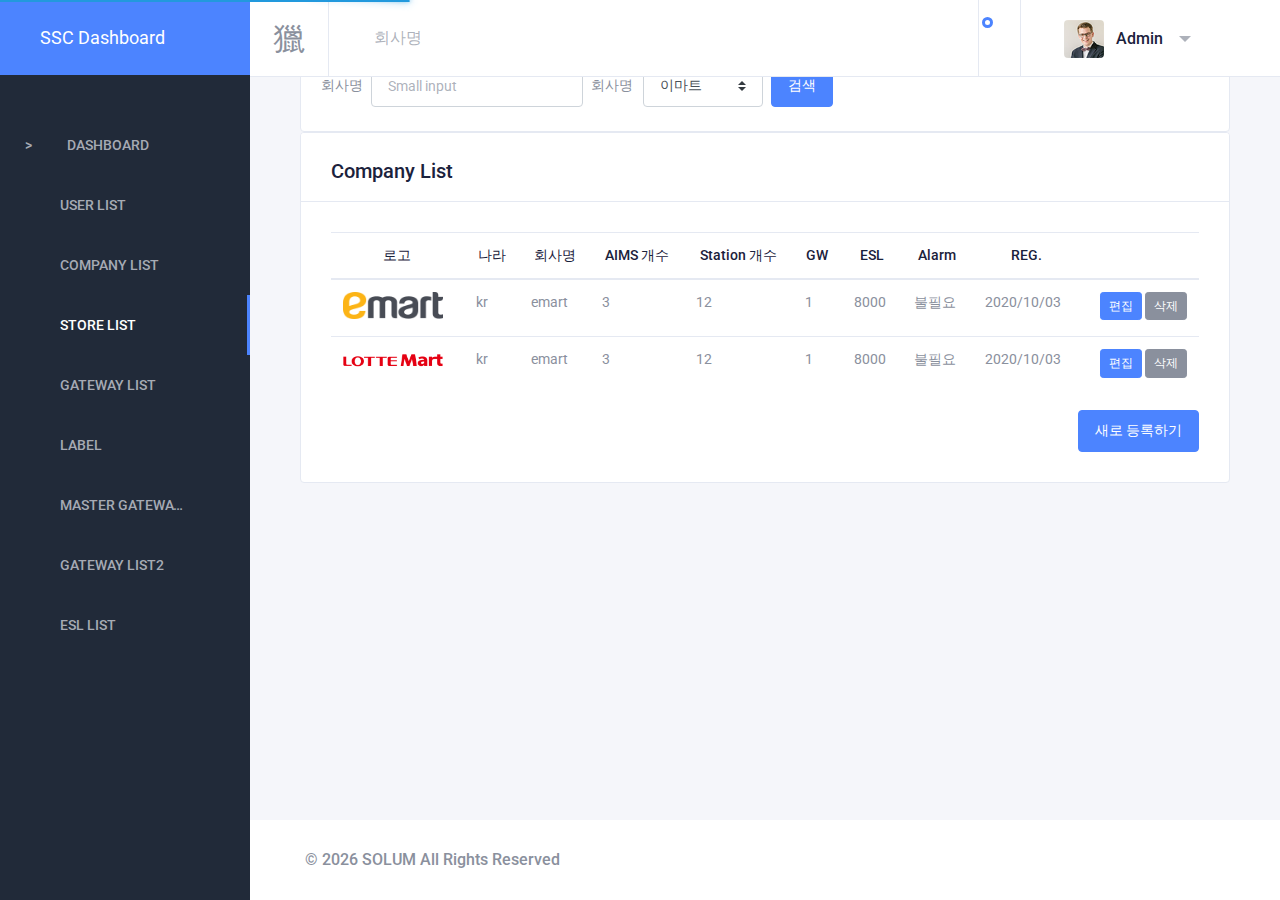
<file: page1.html>
<!DOCTYPE html>
<html lang="en">
<head>
  <meta charset="utf-8" />
  <meta http-equiv="X-UA-Compatible" content="IE=edge" />
  <meta name="viewport" content="width=device-width, initial-scale=1" />
  <meta name="description" content="">


  <title>중앙모니터링 시스템</title>

  <!-- GOOGLE FONTS -->
  <link href="https://fonts.googleapis.com/css?family=Montserrat:400,500|Poppins:400,500,600,700|Roboto:400,500" rel="stylesheet" />
  <link href="https://cdn.materialdesignicons.com/4.4.95/css/materialdesignicons.min.css" rel="stylesheet" />


  <!-- PLUGINS CSS STYLE -->
  <link href="assets/plugins/nprogress/nprogress.css" rel="stylesheet" />

  <!-- SLEEK CSS -->
  <link id="sleek-css" rel="stylesheet" href="assets/css/sleek.css" />
  <script src="assets/plugins/nprogress/nprogress.js"></script>
</head>

<body class="header-fixed sidebar-fixed sidebar-dark header-light" id="body">
  
  <script>
    NProgress.configure({ showSpinner: false });
    NProgress.start();
  </script>

  

  <div class="wrapper">

    <aside class="left-sidebar bg-sidebar">
      <div id="sidebar" class="sidebar sidebar-with-footer">
        <!-- Aplication Brand -->
        <div class="app-brand">
          <a href="index.html" title="Sleek Dashboard">
            <span class="brand-name text-truncate">SSC Dashboard</span>
          </a>
        </div>
        <!-- begin sidebar scrollbar -->
        <div class="sidebar-scrollbar">

          <!-- sidebar menu -->
          <ul class="nav sidebar-inner" id="sidebar-menu">

            <li class="has-sub ">
              <a class="sidenav-item-link" href="index.html" 
                aria-expanded="false" >>
                <i class="mdi mdi-view-dashboard-outline"></i>
                <span class="nav-text">Dashboard</span> <b class="caret"></b>
              </a>
            </li>

            <li class="has-sub">
              <a class="sidenav-item-link" href="javascript:void(0)" d
                aria-expanded="false" >
                <i class="mdi mdi-account-multiple-outline"></i>
                <span class="nav-text">User List</span> <b class="caret"></b>
              </a>
            </li>
            <li class="has-sub">
              <a class="sidenav-item-link" href="javascript:void(0)" 
                aria-expanded="false">
                <i class="mdi mdi-domain"></i>
                <span class="nav-text">Company List</span> <b class="caret"></b>
              </a>
            </li>
            <li class="has-sub active expand">
              <a class="sidenav-item-link" href="page4.html"  
                aria-expanded="false" >
                <i class="mdi mdi-paper-cut-vertical"></i>
                <span class="nav-text"> Store List</span> <b class="caret"></b>
              </a>
            </li>
            <li class="has-sub">
              <a class="sidenav-item-link" href="javascript:void(0)" 
                aria-expanded="false" >
                <i class="mdi mdi-download-network"></i>
                <span class="nav-text">Gateway List</span> <b class="caret"></b>
              </a>
            </li>
            <li class="has-sub">
              <a class="sidenav-item-link" href="javascript:void(0)"
                aria-expanded="false" >
                <i class="mdi mdi-bookmark"></i>
                <span class="nav-text"> LABEL</span> <b class="caret"></b>
              </a>
            </li>
            <li class="has-sub">
              <a class="sidenav-item-link" href="javascript:void(0)" d
                aria-expanded="false" >
                <i class="mdi mdi-server-network"></i>
                <span class="nav-text"> Master Gateway List</span> <b class="caret"></b>
              </a>
            </li>
            <li class="has-sub">
              <a class="sidenav-item-link" href="javascript:void(0)" 
                aria-expanded="false" >
                <i class="mdi mdi-server-network"></i>
                  <span class="nav-text">Gateway List2</span> <b class="caret"></b>
              </a>
            </li>
            <li class="has-sub">
              <a class="sidenav-item-link" href="javascript:void(0)" 
                aria-expanded="false">
                <i class="mdi mdi-format-line-weight"></i>
                <span class="nav-text"> ESL List</span> <b class="caret"></b>
              </a>
            </li>
          </ul>

        </div>


      </div>
    </aside> 


    <div class="page-wrapper">
                <!-- Header -->
          <header class="main-header " id="header">
            <nav class="navbar navbar-static-top navbar-expand-lg">
              <!-- Sidebar toggle button -->
              <button id="sidebar-toggler" class="sidebar-toggle">
                <span class="sr-only">Toggle navigation</span>
              </button>
              <!-- search form -->
              <div class="search-form d-none d-lg-inline-block">
                <div class="input-group">
                  <button type="button" name="search" id="search-btn" class="btn btn-flat">
                    <i class="mdi mdi-magnify"></i>
                  </button>
                  <input type="text" name="query" id="search-input" class="form-control" placeholder="회사명"
                    autofocus autocomplete="off" />
                </div>
                <div id="search-results-container">
                  <ul id="search-results"></ul>
                </div>
              </div>

              <div class="navbar-right ">
                <ul class="nav navbar-nav">
                  <li class="dropdown notifications-menu">
                    <button class="dropdown-toggle" data-toggle="dropdown">
                      <i class="mdi mdi-bell-outline"></i>
                    </button>
                    <ul class="dropdown-menu dropdown-menu-right">
                      <li class="dropdown-header">최근알람5개</li>
                      <li>
                        <a href="#">
                          <i class="mdi mdi-account-plus"></i> New user registered
                          <span class=" font-size-12 d-inline-block float-right"><i class="mdi mdi-clock-outline"></i> 10 AM</span>
                        </a>
                      </li>
                      <li class="dropdown-footer">
                        <a class="text-center" href="#"> View All </a>
                      </li>
                    </ul>
                  </li>
                
                  <!-- User Account -->
                  <li class="dropdown user-menu">
                    <button href="#" class="dropdown-toggle nav-link" data-toggle="dropdown">
                      <img src="assets/img/user/user.png" class="user-image" alt="User Image" />
                      <span class="d-none d-lg-inline-block">Admin</span>
                    </button>
                    <ul class="dropdown-menu dropdown-menu-right">
                      <!-- User image -->
                      <li class="dropdown-header">
                        <img src="assets/img/user/user.png" class="img-circle" alt="User Image" />
                        <div class="d-inline-block">
                          admin <small class="pt-1">admin@ssc.com</small>
                        </div>
                      </li>

                      <li>
                        <a href="user-profile.html">
                          <i class="mdi mdi-account"></i>계정관리
                        </a>
                      </li>
                      <li>
                        <a href="#">
                          <i class="mdi mdi-email"></i> Message
                        </a>
                      </li>
                      <li class="right-sidebar-in">
                        <a href="javascript:0"> <i class="mdi mdi-settings"></i> Setting </a>
                      </li>

                      <li class="dropdown-footer">
                        <a href="index.html"> <i class="mdi mdi-logout"></i> Log Out </a>
                      </li>
                    </ul>
                  </li>
                </ul>
              </div>
            </nav>

          </header>


      <div class="content-wrapper">
        <div class="content">						 
			  <div class="row">
                <div class="col-lg-12">
                    <div class="card">
                        <div class="card-body">
                            <form class="form-inline">
                                <label class="mr-sm-2" for="">회사명</label>
                                <input type="text" class="form-control input-sm mr-sm-2" placeholder="Small input">
                           
                           
                                <label for="">회사명</label>
                                <select class="custom-select my-1 mr-sm-2" id="exampleFormControlSelect12">
                                    <option>이마트</option>
                                    <option>하나로마트</option>
                                    <option>롯데마트</option>
                                    <option>홈플러스</option>
                                    <option>이마트24</option>
                                </select>
                          
                            <button type="submit" class="btn btn-primary ">검색</button>
                        </form>
                    
                        </div>
                </div>
                </div>
                <div class="col-lg-12">
                <div class="card card-default">
                    <div class="card-header card-header-border-bottom">
                        <h2>Company List</h2>
                    </div>
                    <div class="card-body">
                          <table class="table nowrap" style="width:100%">
                            <thead>
                              <tr>
                                <th>로고</th>
                                <th>나라</th>
                                <th>회사명</th>
                                <th>AIMS 
                                  개수
                                  </th>
                                <th>Station  개수
                                </th>
                                <th>GW</th>
                                <th>ESL</th>
                                <th>Alarm</th>
                                <th>REG.</th>
                                <th></th>
                              </tr>
                            </thead>
      
                            <tbody>
                              <tr>
                                <td><img src="assets/img/emart.png" class="list-img"></td>
                                <td>kr</td>
                                <td>emart</td>
                                <td>3</td>
                                <td>12</td>
                                <td>1</td>
                                <td>8000</td>
                                <td>불필요</td>
                                <td>2020/10/03</td>
                                <td class="text-right">
                                  <button type="button" class="mb-1 btn btn-sm btn-primary">편집</button>
                                  <button type="button" class="mb-1 btn btn-sm btn-secondary">삭제</button>
                              </td>
                              </tr>
                              <tr>
                                <td><img src="assets/img/lotte-mart.png" class="list-img"></td>
                                <td>kr</td>
                                <td>emart</td>
                                <td>3</td>
                                <td>12</td>
                                <td>1</td>
                                <td>8000</td>
                                <td>불필요</td>
                                <td>2020/10/03</td>
                                <td class="text-right">
                                  <button type="button" class="mb-1 btn btn-sm btn-primary">편집</button>
                                  <button type="button" class="mb-1 btn btn-sm btn-secondary">삭제</button>
                              </td>
                              </tr>
                            </tbody>
                          </table>
                          <div class="text-right">
                            <button type="button" class="btn btn-primary" data-toggle="modal" data-target="#modal-add-contact" > 새로 등록하기
                            </button>
                          </div>
                        </div>
                   
                </div>
                </div>
		    </div>
		
      </div>

     <footer class="footer mt-auto">
            <div class="copyright bg-white">
              <p>
                &copy; <span id="copy-year">2019</span>  SOLUM All Rights Reserved
              
              </p>
            </div>
            <script>
                var d = new Date();
                var year = d.getFullYear();
                document.getElementById("copy-year").innerHTML = year;
            </script>
          </footer>

    </div>
  </div>
<!-- Add Contact Button  -->
<div class="modal fade" id="modal-add-contact" tabindex="-1" role="dialog" aria-labelledby="exampleModalCenterTitle"
  aria-hidden="true">
  <div class="modal-dialog modal-dialog-centered modal-lg" role="document">
    <div class="modal-content">
      <form >
        <div class="modal-header px-4">
          <h5 class="modal-title" id="exampleModalCenterTitle">Company 새로 등록</h5>
        </div>
        <div class="modal-body px-4">

          <div class="form-group row mb-6">
            <label for="coverImage" class="col-sm-4 col-lg-2 col-form-label">로고이미지</label>
            <div class="col-sm-8 col-lg-10">
              <div class="custom-file mb-1">
                <input type="file" class="custom-file-input" id="coverImage" required>
                <label class="custom-file-label" for="coverImage">Choose file...</label>
                <div class="invalid-feedback">Example invalid custom file feedback</div>
              </div>
            </div>
          </div>

          <div class="row mb-2">
            <div class="col-lg-6">
              <div class="form-group">
                <label for="firstName">나라</label>
                <input type="text" class="form-control" id="firstName" value="KR">
              </div>
            </div>

            <div class="col-lg-6">
              <div class="form-group">
                <label for="lastName">회사명</label>
                <input type="text" class="form-control" id="lastName" value="이마트">
              </div>
            </div>

            <div class="col-lg-6">
              <div class="form-group mb-4">
                <label for="userName">ALMS</label>
                <input type="text" class="form-control" id="userName" value="Doe">
              </div>
            </div>
            <div class="col-lg-6">
              <div class="form-group mb-4">
                <label for="Birthday">Station 개수</label>
                <input type="text" class="form-control" id="Birthday" value="3">
              </div>
            </div>

            <div class="col-lg-6">
              <div class="form-group mb-4">
                <label for="event">GW</label>
                <input type="text" class="form-control" id="event" value="1t">
              </div>
            </div>
            <div class="col-lg-6">
                <div class="form-group mb-4">
                  <label for="event">Alarm</label>
                  <input type="text" class="form-control" id="event" value="1t">
                </div>
              </div>
          </div>
        </div>
        <div class="modal-footer px-4">
          <button type="button" class="btn btn-secondary btn-pill" data-dismiss="modal">Cancel</button>
          <button type="button" class="btn btn-primary btn-pill">Save</button>
        </div>
      </form>
    </div>
  </div>
</div></div>
  <script src="assets/plugins/jquery/jquery.min.js"></script>
<script src="assets/plugins/slimscrollbar/jquery.slimscroll.min.js"></script>

<script src="assets/plugins/data-tables/jquery.datatables.min.js"></script>
<script src="assets/plugins/data-tables/datatables.bootstrap4.min.js"></script>

<script src="assets/js/sleek.bundle.js"></script>
</body>

</html>
</file>
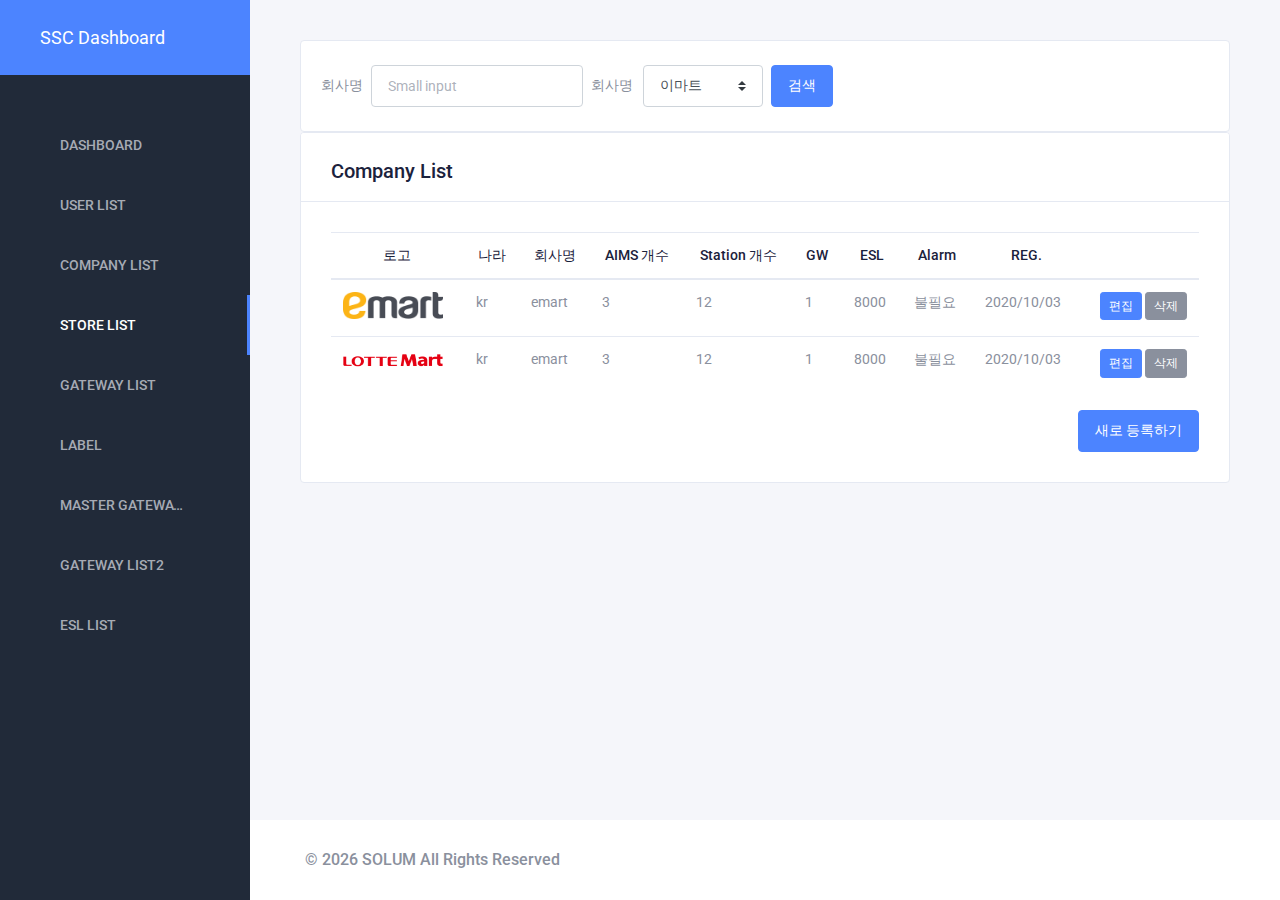
<file: page2.html>
<!DOCTYPE html>
<html lang="en">
<head>
  <meta charset="utf-8" />
  <meta http-equiv="X-UA-Compatible" content="IE=edge" />
  <meta name="viewport" content="width=device-width, initial-scale=1" />
  <meta name="description" content="">


  <title>중앙모니터링 시스템</title>

  <!-- GOOGLE FONTS -->
  <link href="https://fonts.googleapis.com/css?family=Montserrat:400,500|Poppins:400,500,600,700|Roboto:400,500" rel="stylesheet" />
  <link href="https://cdn.materialdesignicons.com/4.4.95/css/materialdesignicons.min.css" rel="stylesheet" />


  <!-- PLUGINS CSS STYLE -->
  <link href="assets/plugins/nprogress/nprogress.css" rel="stylesheet" />

  <!-- SLEEK CSS -->
  <link id="sleek-css" rel="stylesheet" href="assets/css/sleek.css" />
  <script src="assets/plugins/nprogress/nprogress.js"></script>
</head>

<body class="header-fixed sidebar-fixed sidebar-dark header-light" id="body">
  
  <script>
    NProgress.configure({ showSpinner: false });
    NProgress.start();
  </script>

  

  <div class="wrapper">

    <aside class="left-sidebar bg-sidebar">
      <div id="sidebar" class="sidebar sidebar-with-footer">
        <!-- Aplication Brand -->
        <div class="app-brand">
          <a href="index.html" title="Sleek Dashboard">
            <span class="brand-name text-truncate">SSC Dashboard</span>
          </a>
        </div>
        <!-- begin sidebar scrollbar -->
        <div class="sidebar-scrollbar">

          <!-- sidebar menu -->
          <ul class="nav sidebar-inner" id="sidebar-menu">

            <li class="has-sub ">
              <a class="sidenav-item-link" href="index.html" 
                aria-expanded="false" >
                <i class="mdi mdi-view-dashboard-outline"></i>
                <span class="nav-text">Dashboard</span> <b class="caret"></b>
              </a>
            </li>

            <li class="has-sub">
              <a class="sidenav-item-link" href="javascript:void(0)" d
                aria-expanded="false" >
                <i class="mdi mdi-account-multiple-outline"></i>
                <span class="nav-text">User List</span> <b class="caret"></b>
              </a>
            </li>
            <li class="has-sub">
              <a class="sidenav-item-link" href="javascript:void(0)" 
                aria-expanded="false">
                <i class="mdi mdi-domain"></i>
                <span class="nav-text">Company List</span> <b class="caret"></b>
              </a>
            </li>
            <li class="has-sub active expand">
              <a class="sidenav-item-link" href="page4.html"  
                aria-expanded="false" >
                <i class="mdi mdi-paper-cut-vertical"></i>
                <span class="nav-text"> Store List</span> <b class="caret"></b>
              </a>
            </li>
            <li class="has-sub">
              <a class="sidenav-item-link" href="javascript:void(0)" 
                aria-expanded="false" >
                <i class="mdi mdi-download-network"></i>
                <span class="nav-text">Gateway List</span> <b class="caret"></b>
              </a>
            </li>
            <li class="has-sub">
              <a class="sidenav-item-link" href="javascript:void(0)"
                aria-expanded="false" >
                <i class="mdi mdi-bookmark"></i>
                <span class="nav-text"> LABEL</span> <b class="caret"></b>
              </a>
            </li>
            <li class="has-sub">
              <a class="sidenav-item-link" href="javascript:void(0)" d
                aria-expanded="false" >
                <i class="mdi mdi-server-network"></i>
                <span class="nav-text"> Master Gateway List</span> <b class="caret"></b>
              </a>
            </li>
            <li class="has-sub">
              <a class="sidenav-item-link" href="javascript:void(0)" 
                aria-expanded="false" >
                <i class="mdi mdi-server-network"></i>
                  <span class="nav-text">Gateway List2</span> <b class="caret"></b>
              </a>
            </li>
            <li class="has-sub">
              <a class="sidenav-item-link" href="javascript:void(0)" 
                aria-expanded="false">
                <i class="mdi mdi-format-line-weight"></i>
                <span class="nav-text"> ESL List</span> <b class="caret"></b>
              </a>
            </li>
          </ul>

        </div>


      </div>
    </aside> 


    <div class="page-wrapper">
      

      <div class="content-wrapper">
        <div class="content">						 
			  <div class="row">
                <div class="col-lg-12">
                    <div class="card">
                        <div class="card-body">
                            <form class="form-inline">
                                <label class="mr-sm-2" for="">회사명</label>
                                <input type="text" class="form-control input-sm mr-sm-2" placeholder="Small input">
                                                                                <label for="">회사명</label>
                                <select class="custom-select my-1 mr-sm-2" id="exampleFormControlSelect12">
                                    <option>이마트</option>
                                    <option>하나로마트</option>
                                    <option>롯데마트</option>
                                    <option>홈플러스</option>
                                    <option>이마트24</option>
                                </select>
                                                   <button type="submit" class="btn btn-primary ">검색</button>
                        </form>
                                         </div>
                </div>
                </div>
                <div class="col-lg-12">
                <div class="card card-default">
                    <div class="card-header card-header-border-bottom">
                        <h2>Company List</h2>
                    </div>
                    <div class="card-body">
                          <table class="table nowrap" style="width:100%">
                            <thead>
                              <tr>
                                <th>로고</th>
                                <th>나라</th>
                                <th>회사명</th>
                                <th>AIMS 
                                  개수
                                  </th>
                                <th>Station  개수
                                </th>
                                <th>GW</th>
                                <th>ESL</th>
                                <th>Alarm</th>
                                <th>REG.</th>
                                <th></th>
                              </tr>
                            </thead>
                               <tbody>
                              <tr>
                                <td><img src="assets/img/emart.png" class="list-img"></td>
                                <td>kr</td>
                                <td>emart</td>
                                <td>3</td>
                                <td>12</td>
                                <td>1</td>
                                <td>8000</td>
                                <td>불필요</td>
                                <td>2020/10/03</td>
                                <td class="text-right">
                                  <button type="button" class="mb-1 btn btn-sm btn-primary">편집</button>
                                  <button type="button" class="mb-1 btn btn-sm btn-secondary">삭제</button>
                              </td>
                              </tr>
                              <tr>
                                <td><img src="assets/img/lotte-mart.png" class="list-img"></td>
                                <td>kr</td>
                                <td>emart</td>
                                <td>3</td>
                                <td>12</td>
                                <td>1</td>
                                <td>8000</td>
                                <td>불필요</td>
                                <td>2020/10/03</td>
                                <td class="text-right">
                                  <button type="button" class="mb-1 btn btn-sm btn-primary">편집</button>
                                  <button type="button" class="mb-1 btn btn-sm btn-secondary">삭제</button>
                              </td>
                              </tr>
                            </tbody>
                          </table>
                          <div class="text-right">
                            <button type="button" class="btn btn-primary" data-toggle="modal" data-target="#modal-add-contact" > 새로 등록하기
                            </button>
                          </div>
                        </div>
                                </div>
                </div>
		    </div>
		
      </div>

     <footer class="footer mt-auto">
            <div class="copyright bg-white">
              <p>
                &copy; <span id="copy-year">2019</span>  SOLUM All Rights Reserved
                         </p>
            </div>
            <script>
                var d = new Date();
                var year = d.getFullYear();
                document.getElementById("copy-year").innerHTML = year;
            </script>
          </footer>

    </div>
  </div>
<!-- Add Contact Button  -->
<div class="modal fade" id="modal-add-contact" tabindex="-1" role="dialog" aria-labelledby="exampleModalCenterTitle"
  aria-hidden="true">
  <div class="modal-dialog modal-dialog-centered modal-lg" role="document">
    <div class="modal-content">
      <form >
        <div class="modal-header px-4">
          <h5 class="modal-title" id="exampleModalCenterTitle">Company 새로 등록</h5>
        </div>
        <div class="modal-body px-4">

          <div class="form-group row mb-6">
            <label for="coverImage" class="col-sm-4 col-lg-2 col-form-label">로고이미지</label>
            <div class="col-sm-8 col-lg-10">
              <div class="custom-file mb-1">
                <input type="file" class="custom-file-input" id="coverImage" required>
                <label class="custom-file-label" for="coverImage">Choose file...</label>
                <div class="invalid-feedback">Example invalid custom file feedback</div>
              </div>
            </div>
          </div>

          <div class="row mb-2">
            <div class="col-lg-6">
              <div class="form-group">
                <label for="firstName">나라</label>
                <input type="text" class="form-control" id="firstName" value="KR">
              </div>
            </div>

            <div class="col-lg-6">
              <div class="form-group">
                <label for="lastName">회사명</label>
                <input type="text" class="form-control" id="lastName" value="이마트">
              </div>
            </div>

            <div class="col-lg-6">
              <div class="form-group mb-4">
                <label for="userName">ALMS</label>
                <input type="text" class="form-control" id="userName" value="Doe">
              </div>
            </div>
            <div class="col-lg-6">
              <div class="form-group mb-4">
                <label for="Birthday">Station 개수</label>
                <input type="text" class="form-control" id="Birthday" value="3">
              </div>
            </div>

            <div class="col-lg-6">
              <div class="form-group mb-4">
                <label for="event">GW</label>
                <input type="text" class="form-control" id="event" value="1t">
              </div>
            </div>
            <div class="col-lg-6">
                <div class="form-group mb-4">
                  <label for="event">Alarm</label>
                  <input type="text" class="form-control" id="event" value="1t">
                </div>
              </div>
          </div>
        </div>
        <div class="modal-footer px-4">
          <button type="button" class="btn btn-secondary btn-pill" data-dismiss="modal">Cancel</button>
          <button type="button" class="btn btn-primary btn-pill">Save</button>
        </div>
      </form>
    </div>
  </div>
</div></div>
  <script src="assets/plugins/jquery/jquery.min.js"></script>
<script src="assets/plugins/slimscrollbar/jquery.slimscroll.min.js"></script>

<script src="assets/plugins/data-tables/jquery.datatables.min.js"></script>
<script src="assets/plugins/data-tables/datatables.bootstrap4.min.js"></script>

<script src="assets/js/sleek.bundle.js"></script>
</body>

</html>
</file>
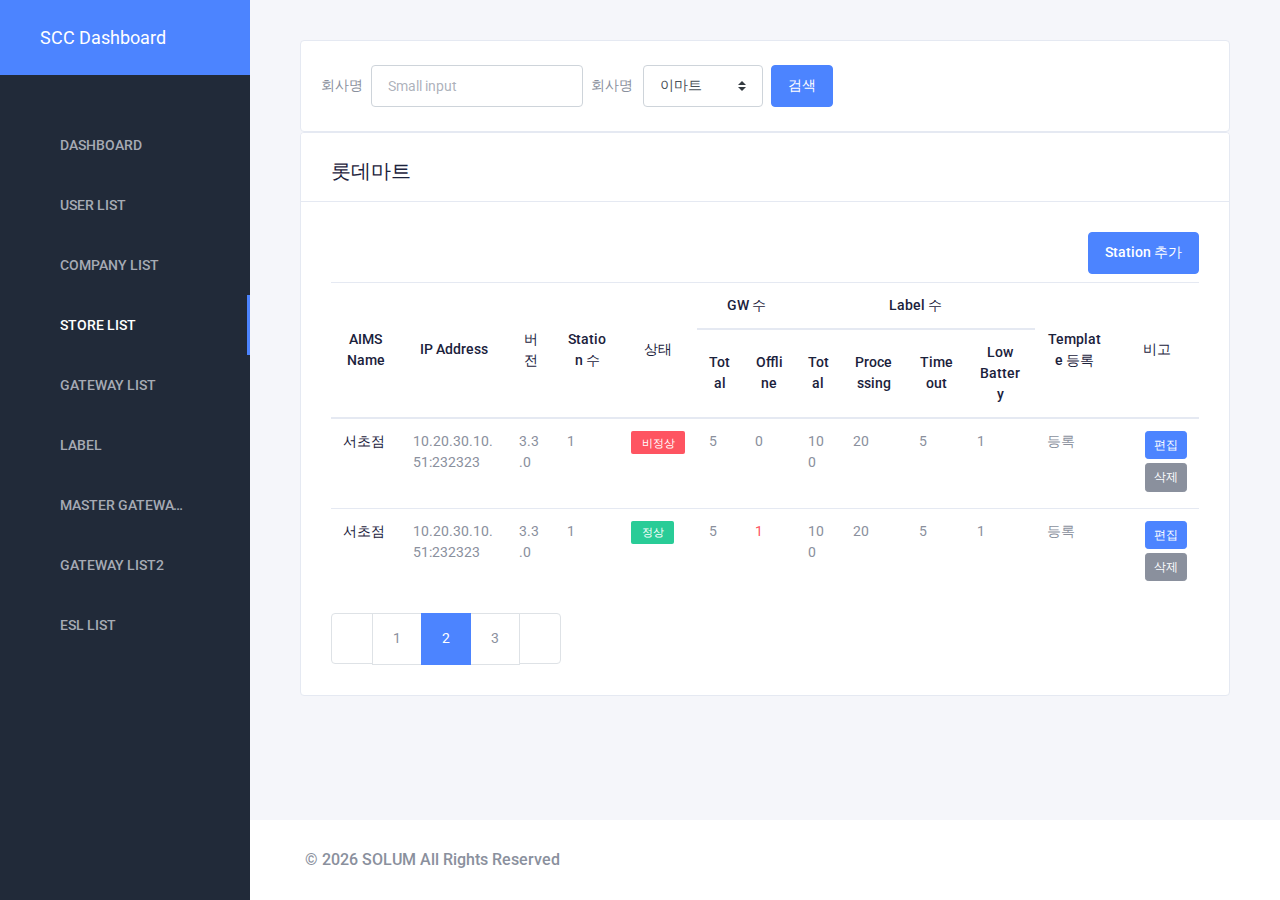
<file: page4.html>
<!DOCTYPE html>
<html lang="en">

<head>
  <meta charset="utf-8" />
  <meta http-equiv="X-UA-Compatible" content="IE=edge" />
  <meta name="viewport" content="width=device-width, initial-scale=1" />
  <meta name="description" content="">


  <title>중앙모니터링 시스템</title>

  <!-- GOOGLE FONTS -->
  <link href="https://fonts.googleapis.com/css?family=Montserrat:400,500|Poppins:400,500,600,700|Roboto:400,500"
    rel="stylesheet" />
  <link href="https://cdn.materialdesignicons.com/4.4.95/css/materialdesignicons.min.css" rel="stylesheet" />


  <!-- PLUGINS CSS STYLE -->
  <link href="assets/plugins/nprogress/nprogress.css" rel="stylesheet" />

  <!-- SLEEK CSS -->
  <link id="sleek-css" rel="stylesheet" href="assets/css/sleek.css" />
  <script src="assets/plugins/nprogress/nprogress.js"></script>
</head>

<body class="header-fixed sidebar-fixed sidebar-dark header-light" id="body">

  <script>
    NProgress.configure({ showSpinner: false });
    NProgress.start();
  </script>



  <div class="wrapper">

    <aside class="left-sidebar bg-sidebar">
      <div id="sidebar" class="sidebar sidebar-with-footer">
        <!-- Aplication Brand -->
        <div class="app-brand">
          <a href="index.html" title="Sleek Dashboard">
            <span class="brand-name text-truncate">SCC Dashboard</span>
          </a>
        </div>
        <!-- begin sidebar scrollbar -->
        <div class="sidebar-scrollbar">

          <!-- sidebar menu -->
          <ul class="nav sidebar-inner" id="sidebar-menu">

            <li class="has-sub ">
              <a class="sidenav-item-link" href="index.html" aria-expanded="false">
                <i class="mdi mdi-view-dashboard-outline"></i>
                <span class="nav-text">Dashboard</span> <b class="caret"></b>
              </a>
            </li>

            <li class="has-sub">
              <a class="sidenav-item-link" href="page2.html" aria-expanded="false">
                <i class="mdi mdi-account-multiple-outline"></i>
                <span class="nav-text">User List</span> <b class="caret"></b>
              </a>
            </li>
            <li class="has-sub">
              <a class="sidenav-item-link" href="page3.html" aria-expanded="false">
                <i class="mdi mdi-domain"></i>
                <span class="nav-text">Company List</span> <b class="caret"></b>
              </a>
            </li>
            <li class="has-sub active expand">
              <a class="sidenav-item-link" href="page4.html" aria-expanded="false">
                <i class="mdi mdi-paper-cut-vertical"></i>
                <span class="nav-text"> Store List</span> <b class="caret"></b>
              </a>
            </li>
            <li class="has-sub">
              <a class="sidenav-item-link" href="javascript:void(0)" aria-expanded="false">
                <i class="mdi mdi-download-network"></i>
                <span class="nav-text">Gateway List</span> <b class="caret"></b>
              </a>
            </li>
            <li class="has-sub">
              <a class="sidenav-item-link" href="javascript:void(0)" aria-expanded="false">
                <i class="mdi mdi-bookmark"></i>
                <span class="nav-text"> LABEL</span> <b class="caret"></b>
              </a>
            </li>
            <li class="has-sub">
              <a class="sidenav-item-link" href="javascript:void(0)" d aria-expanded="false">
                <i class="mdi mdi-server-network"></i>
                <span class="nav-text"> Master Gateway List</span> <b class="caret"></b>
              </a>
            </li>
            <li class="has-sub">
              <a class="sidenav-item-link" href="javascript:void(0)" aria-expanded="false">
                <i class="mdi mdi-server-network"></i>
                <span class="nav-text">Gateway List2</span> <b class="caret"></b>
              </a>
            </li>
            <li class="has-sub">
              <a class="sidenav-item-link" href="javascript:void(0)" aria-expanded="false">
                <i class="mdi mdi-format-line-weight"></i>
                <span class="nav-text"> ESL List</span> <b class="caret"></b>
              </a>
            </li>
          </ul>

        </div>


      </div>
    </aside>


    <div class="page-wrapper">
      <!-- Header -->
  


      <div class="content-wrapper">
        <div class="content">
          <div class="row">
            <div class="col-lg-12">
              <div class="card">
                <div class="card-body">
                  <form class="form-inline">
                    <label class="mr-sm-2" for="">회사명</label>
                    <input type="text" class="form-control input-sm mr-sm-2" placeholder="Small input">


                    <label for="">회사명</label>
                    <select class="custom-select my-1 mr-sm-2" id="exampleFormControlSelect12">
                      <option>이마트</option>
                      <option>하나로마트</option>
                      <option>롯데마트</option>
                      <option>홈플러스</option>
                      <option>이마트24</option>
                    </select>

                    <button type="submit" class="btn btn-primary ">검색</button>
                  </form>

                </div>
              </div>
            </div>
            <div class="col-lg-12">
              <div class="card card-default">
                <div class="card-header card-header-border-bottom">
                  <h2>롯데마트</h2>

                </div>
                <div class="card-body">
                  <div class="text-right mb-2">
                    <button type="button" class="btn btn-primary" data-toggle="modal" data-target="#modal-add-contact">
                      Station 추가
                    </button>
                  </div>

                  <table class="table">
                    <thead>
                      <tr>
                        <th rowspan="2">AIMS Name
                        </th>
                        <th rowspan="2">IP Address
                        </th>
                        <th rowspan="2">버전 </th>
                        <th rowspan="2">Station 수
                        </th>
                        <th rowspan="2">상태
                        </th>
                        <th colspan="2">GW 수
                        </th>
                        <th colspan="4">Label 수 </th>
                        <th rowspan="2">Template 등록 </th>
                        <th rowspan="2">비고 </th>
                      </tr>
                      <tr>
                        <th>Total
                        </th>
                        <th>Offline
                        </th>
                        <th>Total
                        </th>
                        <th>Processing
                        </th>
                        <th>Timeout
                        </th>
                        <th>Low Battery
                        </th>
                      </tr>
                    </thead>
                    <tbody>
                      <tr>
                        <td>서초점</td>
                        <td>10.20.30.10.51:232323</td>
                        <td>3.3.0 </td>
                        <td>1 </td>
                        <td>
                          <span class="badge badge-danger">비정상</span>
                        </td>
                        <td>5 </td>
                        <td>0</td>
                        <td>100 </td>
                        <td>20 </td>
                        <td>5</td>
                        <td>1 </td>
                        <td>등록 </td>
                        <td class="text-right">
                          <button type="button" class="mb-1 btn btn-sm btn-primary">편집</button>
                          <button type="button" class="mb-1 btn btn-sm btn-secondary">삭제</button>
                        </td>
                      </tr>
                      <tr>
                        <td>서초점</td>
                        <td>10.20.30.10.51:232323</td>
                        <td>3.3.0 </td>
                        <td>1 </td>
                        <td>
                          <span class="badge badge-success">정상</span>
                        </td>
                        <td>5 </td>
                        <td><span class="text-danger">1</span></td>
                        <td>100 </td>
                        <td>20 </td>
                        <td>5</td>
                        <td>1 </td>
                        <td>등록 </td>
                        <td class="text-right">
                          <button type="button" class="mb-1 btn btn-sm btn-primary">편집</button>
                          <button type="button" class="mb-1 btn btn-sm btn-secondary">삭제</button>
                        </td>
                      </tr>
                    </tbody>
                  </table>
                  <ul class="pagination ">
                    <li class="page-item">
                      <a class="page-link" href="#" aria-label="Previous">
                        <span aria-hidden="true" class="mdi mdi-chevron-left"></span>
                        <span class="sr-only">Previous</span>
                      </a>
                    </li>
                    <li class="page-item ">
                      <a class="page-link" href="#">1</a>
                    </li>
                    <li class="page-item active">
                      <a class="page-link" href="#">2</a>
                    </li>
                    <li class="page-item">
                      <a class="page-link" href="#">3</a>
                    </li>
                    <li class="page-item">
                      <a class="page-link" href="#" aria-label="Next">
                        <span aria-hidden="true" class="mdi mdi-chevron-right"></span>
                        <span class="sr-only">Next</span>
                      </a>
                    </li>
                  </ul>
                               </div>
              </div>
            </div>
          </div>




        </div>

        <footer class="footer mt-auto">
          <div class="copyright bg-white">
            <p>
              &copy; <span id="copy-year">2019</span> SOLUM All Rights Reserved

            </p>
          </div>
          <script>
            var d = new Date();
            var year = d.getFullYear();
            document.getElementById("copy-year").innerHTML = year;
          </script>
        </footer>

      </div>
    </div>

    <script src="assets/plugins/jquery/jquery.min.js"></script>
    <script src="assets/plugins/slimscrollbar/jquery.slimscroll.min.js"></script>

    <script src="assets/plugins/data-tables/jquery.datatables.min.js"></script>
    <script src="assets/plugins/data-tables/datatables.bootstrap4.min.js"></script>

    <script src="assets/js/sleek.bundle.js"></script>
</body>

</html>
</file>
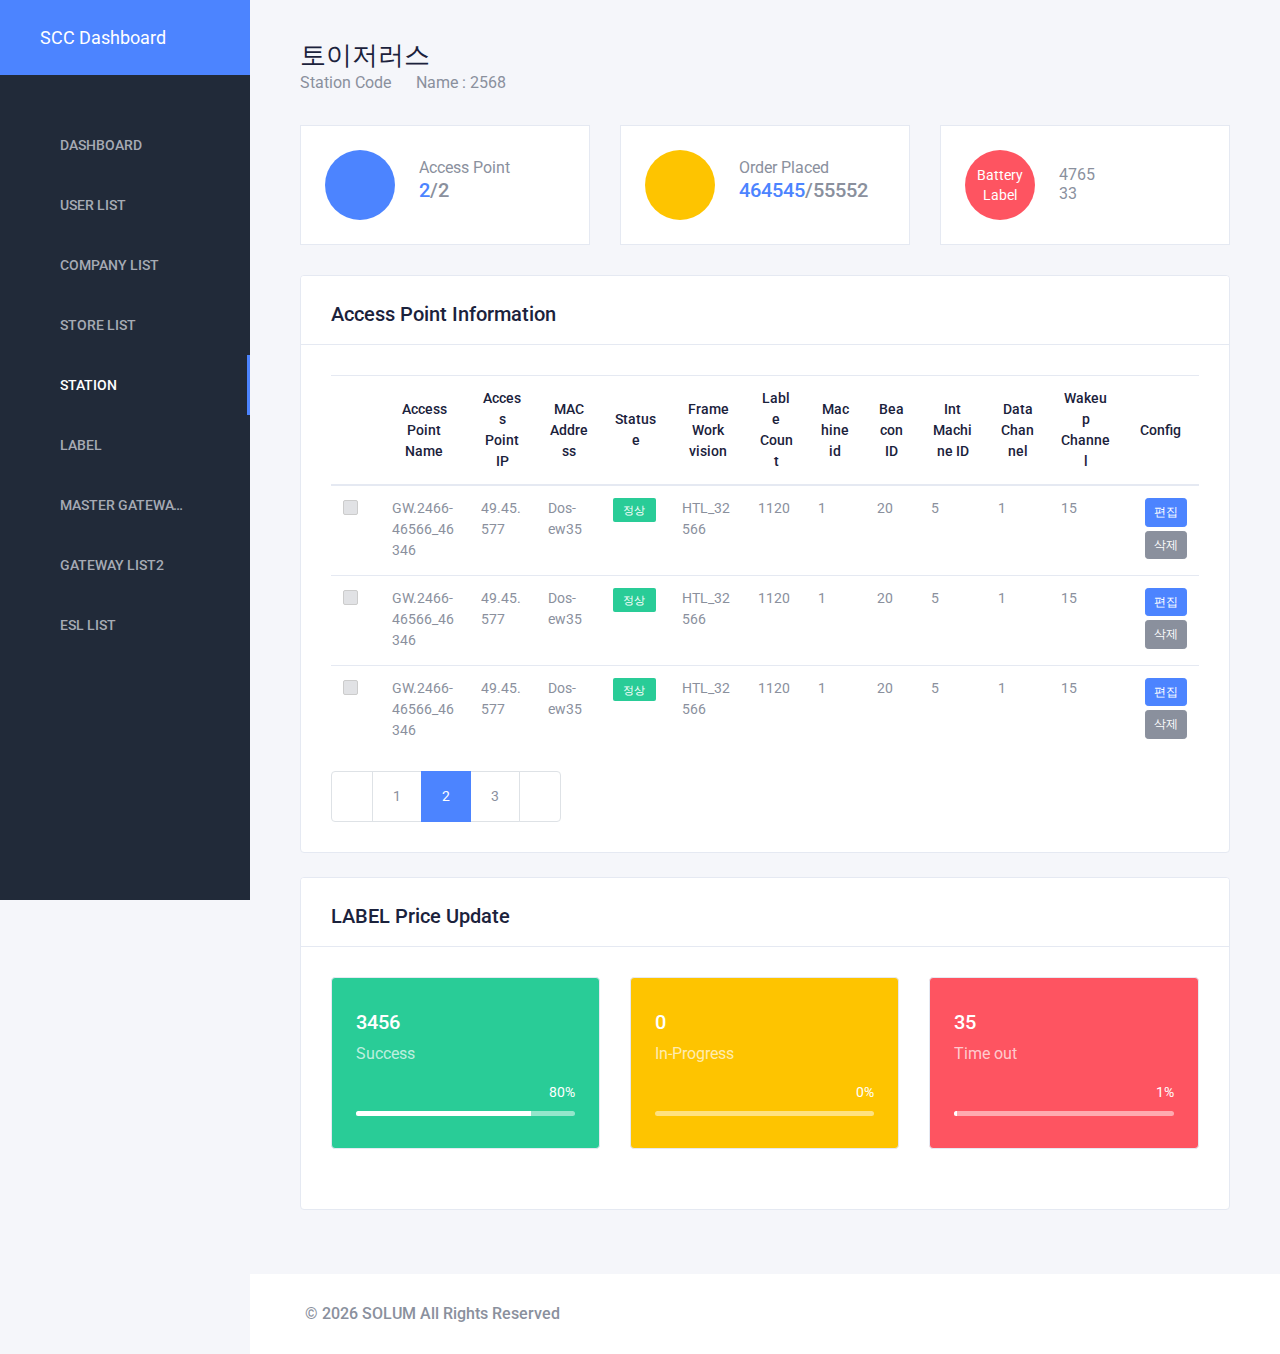
<file: page5.html>
<!DOCTYPE html>
<html lang="en">

<head>
  <meta charset="utf-8" />
  <meta http-equiv="X-UA-Compatible" content="IE=edge" />
  <meta name="viewport" content="width=device-width, initial-scale=1" />
  <meta name="description" content="">


  <title>중앙모니터링 시스템</title>

  <!-- GOOGLE FONTS -->
  <link href="https://fonts.googleapis.com/css?family=Montserrat:400,500|Poppins:400,500,600,700|Roboto:400,500"
    rel="stylesheet" />
  <link href="https://cdn.materialdesignicons.com/4.4.95/css/materialdesignicons.min.css" rel="stylesheet" />


  <!-- PLUGINS CSS STYLE -->
  <link href="assets/plugins/nprogress/nprogress.css" rel="stylesheet" />

  <!-- SLEEK CSS -->
  <link id="sleek-css" rel="stylesheet" href="assets/css/sleek.css" />
  <script src="assets/plugins/nprogress/nprogress.js"></script>
</head>

<body class="header-fixed sidebar-fixed sidebar-dark header-light" id="body">

  <script>
    NProgress.configure({ showSpinner: false });
    NProgress.start();
  </script>



  <div class="wrapper">

    <aside class="left-sidebar bg-sidebar">
      <div id="sidebar" class="sidebar sidebar-with-footer">
        <!-- Aplication Brand -->
        <div class="app-brand">
          <a href="index.html" title="Sleek Dashboard">
            <span class="brand-name text-truncate">SCC Dashboard</span>
          </a>
        </div>
        <!-- begin sidebar scrollbar -->
        <div class="sidebar-scrollbar">

          <!-- sidebar menu -->
          <ul class="nav sidebar-inner" id="sidebar-menu">

            <li class="has-sub ">
              <a class="sidenav-item-link" href="index.html" aria-expanded="false">
                <i class="mdi mdi-view-dashboard-outline"></i>
                <span class="nav-text">Dashboard</span> <b class="caret"></b>
              </a>
            </li>

            <li class="has-sub">
              <a class="sidenav-item-link" href="page2.html" aria-expanded="false">
                <i class="mdi mdi-account-multiple-outline"></i>
                <span class="nav-text">User List</span> <b class="caret"></b>
              </a>
            </li>
            <li class="has-sub">
              <a class="sidenav-item-link" href="page3.html" aria-expanded="false">
                <i class="mdi mdi-domain"></i>
                <span class="nav-text">Company List</span> <b class="caret"></b>
              </a>
            </li>
            <li class="has-sub ">
              <a class="sidenav-item-link" href="page4.html" aria-expanded="false">
                <i class="mdi mdi-paper-cut-vertical"></i>
                <span class="nav-text"> Store List</span> <b class="caret"></b>
              </a>
            </li>
            <li class="has-sub active expand">
              <a class="sidenav-item-link" href="javascript:void(0)" aria-expanded="false">
                <i class="mdi mdi-download-network"></i>
                <span class="nav-text">Station </span> <b class="caret"></b>
              </a>
            </li>
            <li class="has-sub">
              <a class="sidenav-item-link" href="javascript:void(0)" aria-expanded="false">
                <i class="mdi mdi-bookmark"></i>
                <span class="nav-text"> LABEL</span> <b class="caret"></b>
              </a>
            </li>
            <li class="has-sub">
              <a class="sidenav-item-link" href="javascript:void(0)" d aria-expanded="false">
                <i class="mdi mdi-server-network"></i>
                <span class="nav-text"> Master Gateway List</span> <b class="caret"></b>
              </a>
            </li>
            <li class="has-sub">
              <a class="sidenav-item-link" href="javascript:void(0)" aria-expanded="false">
                <i class="mdi mdi-server-network"></i>
                <span class="nav-text">Gateway List2</span> <b class="caret"></b>
              </a>
            </li>
            <li class="has-sub">
              <a class="sidenav-item-link" href="javascript:void(0)" aria-expanded="false">
                <i class="mdi mdi-format-line-weight"></i>
                <span class="nav-text"> ESL List</span> <b class="caret"></b>
              </a>
            </li>
          </ul>

        </div>


      </div>
    </aside>


    <div class="page-wrapper">
      <!-- Header -->
  


      <div class="content-wrapper">
        <div class="content">
          <div class="breadcrumb-wrapper">
            <h1>토이저러스
            </h1>
              <nav aria-label="breadcrumb">
                <ol class="breadcrumb p-0">
                  <li class="breadcrumb-item">
                    Station code
                  </li>
                  <li class="breadcrumb-item">
                    name : 2568
                  </li>
                </ol>
              </nav>
          </div>
            <div class="row">
                <div class="col-md-6 col-lg-6 col-xl-4">
                    <div class="media widget-media p-4 bg-white border">
                        <div class="icon rounded-circle mr-4 bg-primary">
                            <i class="mdi mdi-content-duplicate text-white "></i>
                        </div>
                        <div class="media-body align-self-center">
                          <p>Access Point</p>
                            <h4 class="mb-2"><span class="text-primary " >2</span>/2</h4>
                                                </div>
                    </div>
                </div>
                <div class="col-md-6 col-lg-6 col-xl-4">
                    <div class="media widget-media p-4 bg-white border">
                        <div class="icon rounded-circle bg-warning mr-4">
                            <i class="mdi mdi-nutrition text-white "></i>
                        </div>
                        <div class="media-body align-self-center">
                            <p>Order Placed</p>
                            <h4 class="mb-2"><span class="text-primary " >464545</span>/55552</h4>
                                              </div>
                    </div>
                </div>
                <div class="col-md-6 col-lg-6 col-xl-4">
                    <div class="media widget-media p-4 bg-white border">
                        <div class="icon rounded-circle mr-4 bg-danger"  style="line-height:20px;    padding-top: 15px;">
                                                  <span class="text-white"  >Battery Label</span>
                        </div>
                        <div class="media-body align-self-center">
                          <p> <span  class="mdi mdi-battery "></span><!--<span  class="mdi  mdi-battery-80"> </span>-->4765</p>
                          <p> <span class="mdi mdi-battery-20 "></span>33</p>
                        </div>
                    </div>
                </div>
                    <div class="col-lg-12">
              <div class="card card-default">
                <div class="card-header card-header-border-bottom">
                  <h2>Access Point Information</h2>

                </div>
                <div class="card-body">

                  <table class="table">
                    <thead>
                                         <tr>
                        <th> </th>
                        <th>Access Point Name</th>
                        <th>Access Point IP</th>
                        <th>MAC Address</th>
                        <th>Statuse</th>
                        <th>FrameWork vision</th>
                        <th>Lable Count</th>
                        <th>Machine id</th>
                        <th>Beacon ID</th>
                        <th>Int Machine ID</th>
                        <th>Data Channel</th>
                        <th>Wakeup Channel</th>
                        <th>Config</th>
                      </tr>
                    </thead>
                    <tbody>
                      <tr>
                        <td><label class="control control-checkbox">
                          <input type="checkbox" name="checkbox1" />
                          <div class="control-indicator"></div>
                        </label></td>
                        <td>GW.2466-46566_46346</td>
                        <td>49.45.577 </td>
                        <td>Dos-ew35 </td>
                        <td>
                          <span class="badge badge-success">정상</span>
                        </td>
                        <td>HTL_32566 </td>
                        <td>1120</td>
                        <td>1 </td>
                        <td>20 </td>
                        <td>5</td>
                        <td>1 </td>
                        <td>15 </td>
                        <td class="text-right">
                          <button type="button" class="mb-1 btn btn-sm btn-primary">편집</button>
                          <button type="button" class="mb-1 btn btn-sm btn-secondary">삭제</button>
                        </td>
                      </tr>
                      <tr>
                        <td><label class="control control-checkbox">
                          <input type="checkbox" name="checkbox1" />
                          <div class="control-indicator"></div>
                        </label></td>
                        <td>GW.2466-46566_46346</td>
                        <td>49.45.577 </td>
                        <td>Dos-ew35 </td>
                        <td>
                          <span class="badge badge-success">정상</span>
                        </td>
                        <td>HTL_32566 </td>
                        <td>1120</td>
                        <td>1 </td>
                        <td>20 </td>
                        <td>5</td>
                        <td>1 </td>
                        <td>15 </td>
                        <td class="text-right">
                          <button type="button" class="mb-1 btn btn-sm btn-primary">편집</button>
                          <button type="button" class="mb-1 btn btn-sm btn-secondary">삭제</button>
                        </td>
                      </tr>
                      <tr>
                        <td><label class="control control-checkbox">
                          <input type="checkbox" name="checkbox1" />
                          <div class="control-indicator"></div>
                        </label></td>
                        <td>GW.2466-46566_46346</td>
                        <td>49.45.577 </td>
                        <td>Dos-ew35 </td>
                        <td>
                          <span class="badge badge-success">정상</span>
                        </td>
                        <td>HTL_32566 </td>
                        <td>1120</td>
                        <td>1 </td>
                        <td>20 </td>
                        <td>5</td>
                        <td>1 </td>
                        <td>15 </td>
                        <td class="text-right">
                          <button type="button" class="mb-1 btn btn-sm btn-primary">편집</button>
                          <button type="button" class="mb-1 btn btn-sm btn-secondary">삭제</button>
                        </td>
                      </tr>
                    </tbody>
                  </table>
                  <ul class="pagination ">
                    <li class="page-item">
                      <a class="page-link" href="#" aria-label="Previous">
                        <span aria-hidden="true" class="mdi mdi-chevron-left"></span>
                        <span class="sr-only">Previous</span>
                      </a>
                    </li>
                    <li class="page-item ">
                      <a class="page-link" href="#">1</a>
                    </li>
                    <li class="page-item active">
                      <a class="page-link" href="#">2</a>
                    </li>
                    <li class="page-item">
                      <a class="page-link" href="#">3</a>
                    </li>
                    <li class="page-item">
                      <a class="page-link" href="#" aria-label="Next">
                        <span aria-hidden="true" class="mdi mdi-chevron-right"></span>
                        <span class="sr-only">Next</span>
                      </a>
                    </li>
                  </ul>
                               </div>
              </div>
            </div>
            <div class="col-lg-12">
              <div class="card card-default">
                <div class="card-header card-header-border-bottom">
                  <h2>LABEL Price Update</h2>
                </div>
                <div class="card-body  row">
                  <div class="col-md-6 col-lg-6 col-xl-4">
                    <div class="card widget-block p-4 rounded bg-success border">
                      <div class="card-block">
                        <div class="float-left">
                          <h4 class="text-white my-2">3456</h4>
                          <p class="pb-3">Success</p>
                          </div>
                          <div class="float-right display-5"><span class="mdi mdi-clipboard-check text-white"></span></div>
                          <div class="text-right  text-white clear ">80%</div>
                        <div class="progress my-2" style="height: 5px;">
                          <div class="progress-bar bg-white" role="progressbar" style="width: 80%;" aria-valuenow="80" aria-valuemin="0" aria-valuemax="100"></div>
                        </div>
                      </div>
                    </div>
                  </div>
                  <div class="col-md-6 col-lg-6 col-xl-4">
                    <div class="card widget-block p-4 rounded bg-warning border">
                      <div class="card-block">
                        <div class="float-left">
                          <h4 class="text-white my-2">0</h4>
                          <p class="pb-3">In-Progress</p>
                          </div>
                          <div class="float-right display-5"><span class="mdi mdi-comment-arrow-left text-white"></span></div>
                          <div class="text-right  text-white clear ">0%</div>
                        <div class="progress my-2" style="height: 5px;">
                                                 <div class="progress-bar bg-white" role="progressbar" style="width: 0%;" aria-valuenow="0" aria-valuemin="0" aria-valuemax="100"></div>
                        </div>
                                          </div>
                    </div>
                  </div>
                  <div class="col-md-6 col-lg-6 col-xl-4">
                    <div class="card widget-block p-4 rounded bg-danger border">
                      <div class="card-block">
                          <div class="float-left">
                            <h4 class="text-white my-2">35</h4>
                            <p class="pb-3">Time out</p>
                            </div>
                            <div class="float-right display-5"><span class="mdi mdi-clock-alert text-white"></span></div>
                            <div class="text-right  text-white clear ">1%</div>
                          <div class="progress my-2" style="height: 5px;">
                                                   <div class="progress-bar bg-white" role="progressbar" style="width: 1%;" aria-valuenow="1" aria-valuemin="0" aria-valuemax="100"></div>
                        </div>
                      </div>
                    </div>
                  </div>
                </div>
              </div>
            </div>
          </div>




        </div>

        <footer class="footer mt-auto">
          <div class="copyright bg-white">
            <p>
              &copy; <span id="copy-year">2019</span> SOLUM All Rights Reserved

            </p>
          </div>
          <script>
            var d = new Date();
            var year = d.getFullYear();
            document.getElementById("copy-year").innerHTML = year;
          </script>
        </footer>

      </div>
    </div>

    <script src="assets/plugins/jquery/jquery.min.js"></script>
    <script src="assets/plugins/slimscrollbar/jquery.slimscroll.min.js"></script>

    <script src="assets/plugins/data-tables/jquery.datatables.min.js"></script>
    <script src="assets/plugins/data-tables/datatables.bootstrap4.min.js"></script>

    <script src="assets/js/sleek.bundle.js"></script>
</body>

</html>
</file>
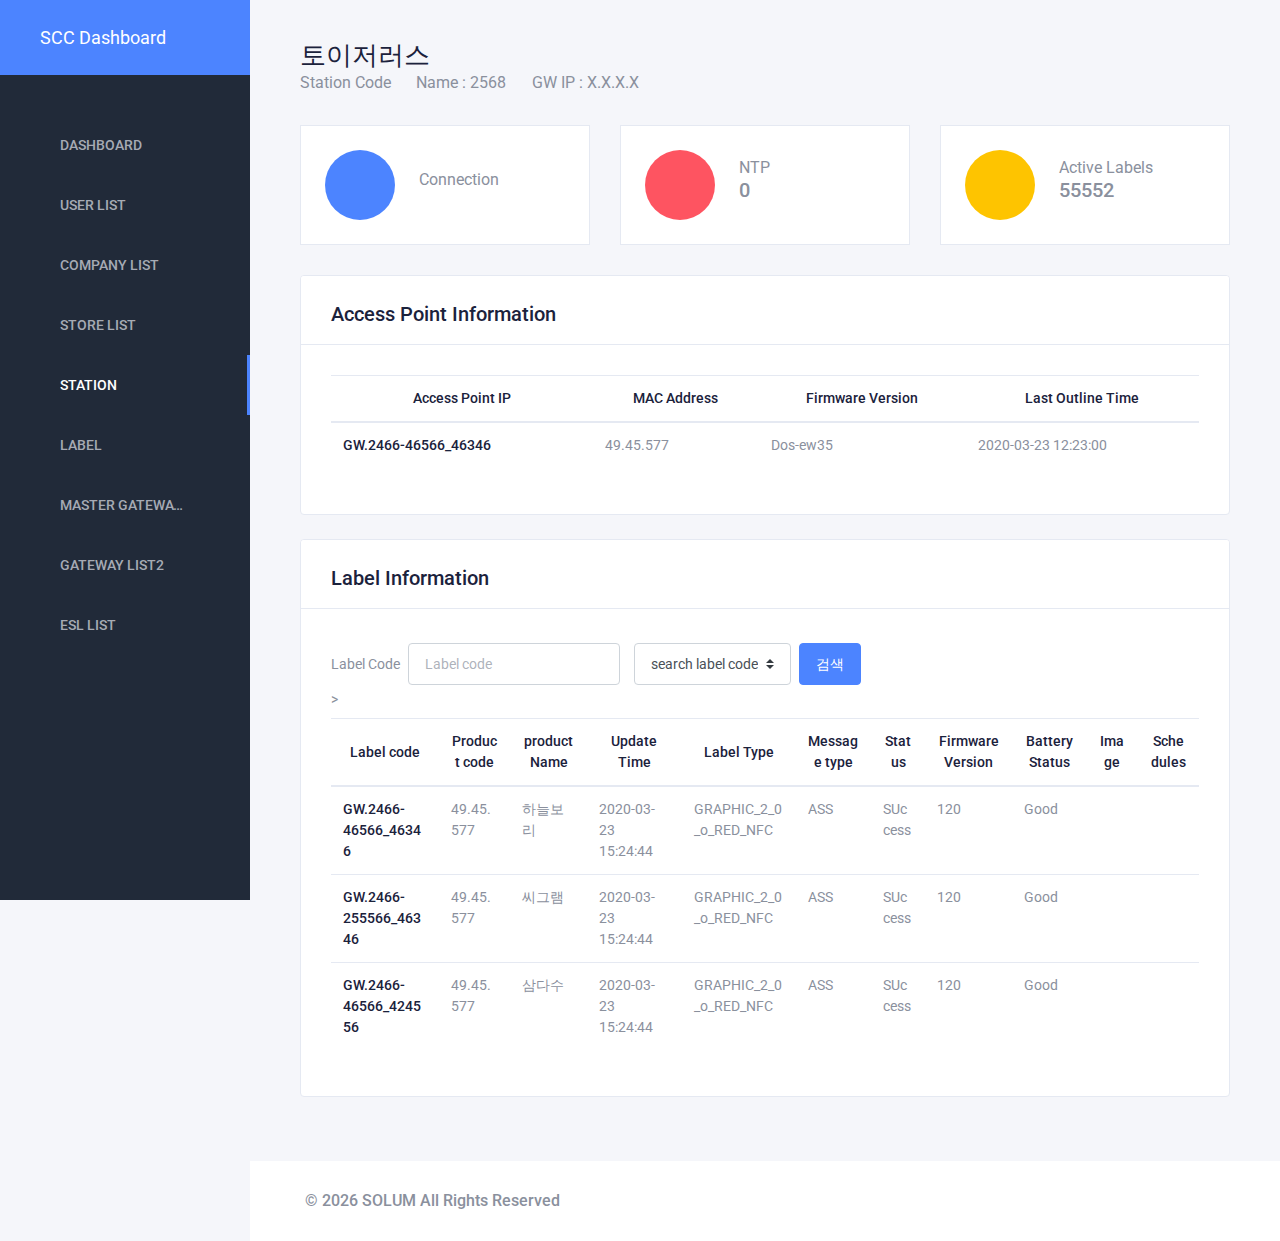
<file: page6.html>
<!DOCTYPE html>
<html lang="en">

<head>
  <meta charset="utf-8" />
  <meta http-equiv="X-UA-Compatible" content="IE=edge" />
  <meta name="viewport" content="width=device-width, initial-scale=1" />
  <meta name="description" content="">


  <title>중앙모니터링 시스템</title>

  <!-- GOOGLE FONTS -->
  <link href="https://fonts.googleapis.com/css?family=Montserrat:400,500|Poppins:400,500,600,700|Roboto:400,500"
    rel="stylesheet" />
  <link href="https://cdn.materialdesignicons.com/4.4.95/css/materialdesignicons.min.css" rel="stylesheet" />


  <!-- PLUGINS CSS STYLE -->
  <link href="assets/plugins/nprogress/nprogress.css" rel="stylesheet" />

  <!-- SLEEK CSS -->
  <link id="sleek-css" rel="stylesheet" href="assets/css/sleek.css" />
  <script src="assets/plugins/nprogress/nprogress.js"></script>
</head>

<body class="header-fixed sidebar-fixed sidebar-dark header-light" id="body">

  <script>
    NProgress.configure({ showSpinner: false });
    NProgress.start();
  </script>



  <div class="wrapper">

    <aside class="left-sidebar bg-sidebar">
      <div id="sidebar" class="sidebar sidebar-with-footer">
        <!-- Aplication Brand -->
        <div class="app-brand">
          <a href="index.html" title="Sleek Dashboard">
            <span class="brand-name text-truncate">SCC Dashboard</span>
          </a>
        </div>
        <!-- begin sidebar scrollbar -->
        <div class="sidebar-scrollbar">

          <!-- sidebar menu -->
          <ul class="nav sidebar-inner" id="sidebar-menu">

            <li class="has-sub ">
              <a class="sidenav-item-link" href="index.html" aria-expanded="false">
                <i class="mdi mdi-view-dashboard-outline"></i>
                <span class="nav-text">Dashboard</span> <b class="caret"></b>
              </a>
            </li>

            <li class="has-sub">
              <a class="sidenav-item-link" href="page2.html" aria-expanded="false">
                <i class="mdi mdi-account-multiple-outline"></i>
                <span class="nav-text">User List</span> <b class="caret"></b>
              </a>
            </li>
            <li class="has-sub">
              <a class="sidenav-item-link" href="page3.html" aria-expanded="false">
                <i class="mdi mdi-domain"></i>
                <span class="nav-text">Company List</span> <b class="caret"></b>
              </a>
            </li>
            <li class="has-sub ">
              <a class="sidenav-item-link" href="page4.html" aria-expanded="false">
                <i class="mdi mdi-paper-cut-vertical"></i>
                <span class="nav-text"> Store List</span> <b class="caret"></b>
              </a>
            </li>
            <li class="has-sub active expand">
              <a class="sidenav-item-link" href="javascript:void(0)" aria-expanded="false">
                <i class="mdi mdi-download-network"></i>
                <span class="nav-text">Station </span> <b class="caret"></b>
              </a>
            </li>
            <li class="has-sub">
              <a class="sidenav-item-link" href="javascript:void(0)" aria-expanded="false">
                <i class="mdi mdi-bookmark"></i>
                <span class="nav-text"> LABEL</span> <b class="caret"></b>
              </a>
            </li>
            <li class="has-sub">
              <a class="sidenav-item-link" href="javascript:void(0)" d aria-expanded="false">
                <i class="mdi mdi-server-network"></i>
                <span class="nav-text"> Master Gateway List</span> <b class="caret"></b>
              </a>
            </li>
            <li class="has-sub">
              <a class="sidenav-item-link" href="javascript:void(0)" aria-expanded="false">
                <i class="mdi mdi-server-network"></i>
                <span class="nav-text">Gateway List2</span> <b class="caret"></b>
              </a>
            </li>
            <li class="has-sub">
              <a class="sidenav-item-link" href="javascript:void(0)" aria-expanded="false">
                <i class="mdi mdi-format-line-weight"></i>
                <span class="nav-text"> ESL List</span> <b class="caret"></b>
              </a>
            </li>
          </ul>

        </div>


      </div>
    </aside>


    <div class="page-wrapper">
      <!-- Header -->
    


      <div class="content-wrapper">
        <div class="content">
          <div class="breadcrumb-wrapper">
            <h1>토이저러스
            </h1>
              <nav aria-label="breadcrumb">
                <ol class="breadcrumb p-0">
                  <li class="breadcrumb-item">
                    Station code
                  </li>
                  <li class="breadcrumb-item">
                    name : 2568
                  </li>
                  <li class="breadcrumb-item">
                    GW IP : x.x.x.x
                  </li>
                </ol>
              </nav>
          </div>
            <div class="row">
                <div class="col-md-6 col-lg-6 col-xl-4">
                    <div class="media widget-media p-4 bg-white border">
                        <div class="icon rounded-circle mr-4 bg-primary">
                            <i class="mdi mdi-database-check text-white "></i>
                        </div>
                        <div class="media-body align-self-center">
                          <p>Connection</p>
                            <h4 class="mb-2"></h4>
                                                </div>
                    </div>
                </div>
                <div class="col-md-6 col-lg-6 col-xl-4">
                    <div class="media widget-media p-4 bg-white border">
                        <div class="icon rounded-circle bg-danger mr-4">
                            <i class="mdi mdi-developer-board text-white "></i>
                        </div>
                        <div class="media-body align-self-center">
                            <p>NTP</p>
                            <h4 class="mb-2">0</h4>
                                              </div>
                    </div>
                </div>
                <div class="col-md-6 col-lg-6 col-xl-4">
                  <div class="media widget-media p-4 bg-white border">
                    <div class="icon rounded-circle bg-warning mr-4">
                        <i class="mdi mdi-tag text-white "></i>
                    </div>
                    <div class="media-body align-self-center">
                        <p>Active Labels</p>
                        <h4 class="mb-2">55552</h4>
                                      </div>
                </div>
                </div>
                   <div class="col-lg-12">
              <div class="card card-default">
                <div class="card-header card-header-border-bottom">
                  <h2>Access Point Information</h2>
                </div>
                           <div class="card-body">
                  <table class="table table-hover">
                    <thead>
                      <tr>
                        <th>Access Point IP</th>
                        <th>MAC Address</th>
                        <th>Firmware Version</th>
                        <th>Last Outline Time</th>
                      </tr>
                    </thead>
                    <tbody>
                      <tr>
                        <td>GW.2466-46566_46346</td>
                        <td>49.45.577 </td>
                        <td>Dos-ew35 </td>
                        <td> 2020-03-23 12:23:00
                        </td>
                      </tr>
                    </tbody>
                  </table>
                </div>
              </div>
            </div>
            <div class="col-lg-12">
              <div class="card card-default">
                <div class="card-header card-header-border-bottom">
                  <h2>Label Information</h2>
                </div>                           <div class="card-body">
                  <form class="form-inline">
                    <label class="mr-sm-2" for="">Label code</label>
                    <input type="text" class="form-control input-sm mr-sm-1" placeholder="Label code">
                                    <select class="custom-select my-1 mr-sm-2" id="exampleFormControlSelect12">
                        <option>search label code</option>
                        <option></option>
                        <option></option>
                    </select>
                <button type="submit" class="btn btn-primary ">검색</button>
                </form>
                  <table class="table table-hover mt-2">
                    <thead>
                      <tr>
                        <th>Label code </th>
                        <th>Product code</th>
                        <th>product Name</th>
                        <th>Update Time</th>
                        <th>Label Type</th>
                        <th>Message type</th>
                        <th>Status</th>
                        <th>Firmware Version</th>
                        <th>Battery Status</th>
                        <th>Image</th>
                        <th>Schedules</th>>
                      </tr>
                    </thead>
                    <tbody>
                      <tr>
                        <td>GW.2466-46566_46346</td>
                        <td>49.45.577 </td>
                        <td>하늘보리 </td>
                        <td>2020-03-23 15:24:44</td>
                        <td>GRAPHIC_2_0_o_RED_NFC </td>
                        <td>ASS</td>
                        <td>SUccess</td>
                        <td>120 </td>
                        <td>Good</td>
                        <td><a href=""> <span class="mdi mdi-image"></span>  </a></td>
                        <td><a href=""> <span class=" mdi mdi-feature-search"></span>  </a></td>
                      </tr>
                      <tr>
                        <td>GW.2466-255566_46346</td>
                        <td>49.45.577 </td>
                        <td>씨그램 </td>
                        <td>2020-03-23 15:24:44</td>
                        <td>GRAPHIC_2_0_o_RED_NFC </td>
                        <td>ASS</td>
                        <td>SUccess</td>
                        <td>120 </td>
                        <td>Good</td>
                        <td><a href=""> <span class="mdi mdi-image"></span>  </a></td>
                        <td><a href=""> <span class=" mdi mdi-feature-search"></span>  </a></td>
                      </tr>
                      <tr>
                        <td>GW.2466-46566_424556</td>
                        <td>49.45.577 </td>
                        <td>삼다수</td>
                        <td>2020-03-23 15:24:44</td>
                        <td>GRAPHIC_2_0_o_RED_NFC </td>
                        <td>ASS</td>
                        <td>SUccess</td>
                        <td>120 </td>
                        <td>Good</td>
                        <td><a href=""> <span class="mdi mdi-image"></span>  </a></td>
                        <td><a href=""> <span class=" mdi mdi-feature-search"></span>  </a></td>
                      </tr>
                    </tbody>
                  </table>
                </div>
              </div>
            </div>
          </div>




        </div>

        <footer class="footer mt-auto">
          <div class="copyright bg-white">
            <p>
              &copy; <span id="copy-year">2019</span> SOLUM All Rights Reserved

            </p>
          </div>
          <script>
            var d = new Date();
            var year = d.getFullYear();
            document.getElementById("copy-year").innerHTML = year;
          </script>
        </footer>

      </div>
    </div>

    <script src="assets/plugins/jquery/jquery.min.js"></script>
    <script src="assets/plugins/slimscrollbar/jquery.slimscroll.min.js"></script>

    <script src="assets/plugins/data-tables/jquery.datatables.min.js"></script>
    <script src="assets/plugins/data-tables/datatables.bootstrap4.min.js"></script>

    <script src="assets/js/sleek.bundle.js"></script>
</body>

</html>
</file>
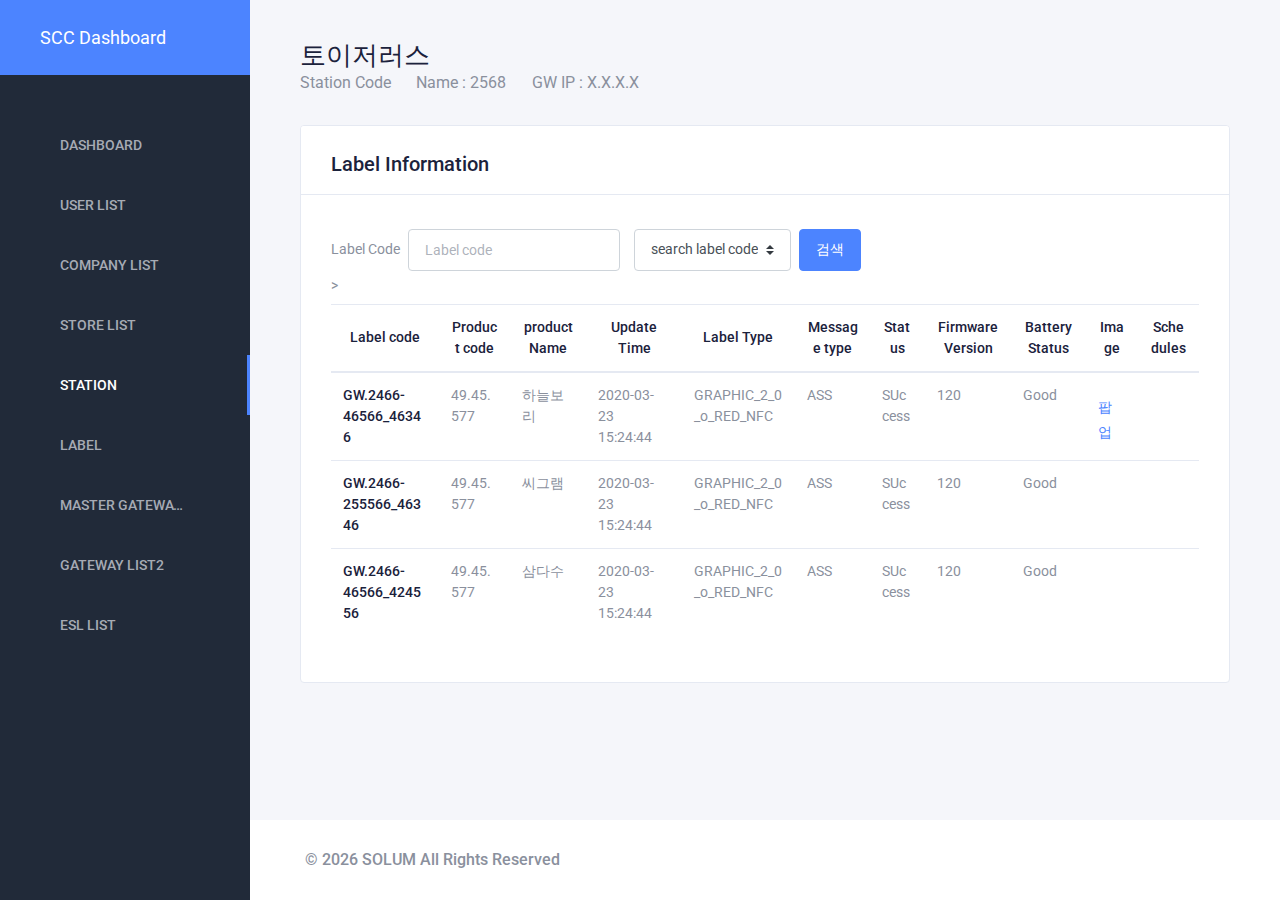
<file: page7.html>
<!DOCTYPE html>
<html lang="en">

<head>
  <meta charset="utf-8" />
  <meta http-equiv="X-UA-Compatible" content="IE=edge" />
  <meta name="viewport" content="width=device-width, initial-scale=1" />
  <meta name="description" content="">


  <title>중앙모니터링 시스템</title>

  <!-- GOOGLE FONTS -->
  <link href="https://fonts.googleapis.com/css?family=Montserrat:400,500|Poppins:400,500,600,700|Roboto:400,500"
    rel="stylesheet" />
  <link href="https://cdn.materialdesignicons.com/4.4.95/css/materialdesignicons.min.css" rel="stylesheet" />


  <!-- PLUGINS CSS STYLE -->
  <link href="assets/plugins/nprogress/nprogress.css" rel="stylesheet" />

  <!-- SLEEK CSS -->
  <link id="sleek-css" rel="stylesheet" href="assets/css/sleek.css" />
  <script src="assets/plugins/nprogress/nprogress.js"></script>
</head>

<body class="header-fixed sidebar-fixed sidebar-dark header-light" id="body">

  <script>
    NProgress.configure({ showSpinner: false });
    NProgress.start();
  </script>



  <div class="wrapper">

    <aside class="left-sidebar bg-sidebar">
      <div id="sidebar" class="sidebar sidebar-with-footer">
        <!-- Aplication Brand -->
        <div class="app-brand">
          <a href="index.html" title="Sleek Dashboard">
            <span class="brand-name text-truncate">SCC Dashboard</span>
          </a>
        </div>
        <!-- begin sidebar scrollbar -->
        <div class="sidebar-scrollbar">

          <!-- sidebar menu -->
          <ul class="nav sidebar-inner" id="sidebar-menu">

            <li class="has-sub ">
              <a class="sidenav-item-link" href="index.html" aria-expanded="false">
                <i class="mdi mdi-view-dashboard-outline"></i>
                <span class="nav-text">Dashboard</span> <b class="caret"></b>
              </a>
            </li>

            <li class="has-sub">
              <a class="sidenav-item-link" href="page2.html" aria-expanded="false">
                <i class="mdi mdi-account-multiple-outline"></i>
                <span class="nav-text">User List</span> <b class="caret"></b>
              </a>
            </li>
            <li class="has-sub">
              <a class="sidenav-item-link" href="page3.html" aria-expanded="false">
                <i class="mdi mdi-domain"></i>
                <span class="nav-text">Company List</span> <b class="caret"></b>
              </a>
            </li>
            <li class="has-sub ">
              <a class="sidenav-item-link" href="page4.html" aria-expanded="false">
                <i class="mdi mdi-paper-cut-vertical"></i>
                <span class="nav-text"> Store List</span> <b class="caret"></b>
              </a>
            </li>
            <li class="has-sub active expand">
              <a class="sidenav-item-link" href="javascript:void(0)" aria-expanded="false">
                <i class="mdi mdi-download-network"></i>
                <span class="nav-text">Station </span> <b class="caret"></b>
              </a>
            </li>
            <li class="has-sub">
              <a class="sidenav-item-link" href="javascript:void(0)" aria-expanded="false">
                <i class="mdi mdi-bookmark"></i>
                <span class="nav-text"> LABEL</span> <b class="caret"></b>
              </a>
            </li>
            <li class="has-sub">
              <a class="sidenav-item-link" href="javascript:void(0)" d aria-expanded="false">
                <i class="mdi mdi-server-network"></i>
                <span class="nav-text"> Master Gateway List</span> <b class="caret"></b>
              </a>
            </li>
            <li class="has-sub">
              <a class="sidenav-item-link" href="javascript:void(0)" aria-expanded="false">
                <i class="mdi mdi-server-network"></i>
                <span class="nav-text">Gateway List2</span> <b class="caret"></b>
              </a>
            </li>
            <li class="has-sub">
              <a class="sidenav-item-link" href="javascript:void(0)" aria-expanded="false">
                <i class="mdi mdi-format-line-weight"></i>
                <span class="nav-text"> ESL List</span> <b class="caret"></b>
              </a>
            </li>
          </ul>

        </div>


      </div>
    </aside>


    <div class="page-wrapper">
      <!-- Header -->
  


      <div class="content-wrapper">
        <div class="content">
          <div class="breadcrumb-wrapper">
            <h1>토이저러스
            </h1>
              <nav aria-label="breadcrumb">
                <ol class="breadcrumb p-0">
                  <li class="breadcrumb-item">
                    Station code
                  </li>
                  <li class="breadcrumb-item">
                    name : 2568
                  </li>
                  <li class="breadcrumb-item">
                    GW IP : x.x.x.x
                  </li>
                </ol>
              </nav>
          </div>
            <div class="row">
            <div class="col-lg-12">
              <div class="card card-default">
                <div class="card-header card-header-border-bottom">
                  <h2>Label Information</h2>
                </div>                           <div class="card-body">
                  <form class="form-inline">
                    <label class="mr-sm-2" for="">Label code</label>
                    <input type="text" class="form-control input-sm mr-sm-1" placeholder="Label code">
                                    <select class="custom-select my-1 mr-sm-2" id="exampleFormControlSelect12">
                        <option>search label code</option>
                        <option></option>
                        <option></option>
                    </select>
                <button type="submit" class="btn btn-primary ">검색</button>
                </form>
                  <table class="table table-hover mt-2">
                    <thead>
                      <tr>
                        <th>Label code </th>
                        <th>Product code</th>
                        <th>product Name</th>
                        <th>Update Time</th>
                        <th>Label Type</th>
                        <th>Message type</th>
                        <th>Status</th>
                        <th>Firmware Version</th>
                        <th>Battery Status</th>
                        <th>Image</th>
                        <th>Schedules</th>>
                      </tr>
                    </thead>
                    <tbody>
                      <tr>
                        <td>GW.2466-46566_46346</td>
                        <td>49.45.577 </td>
                        <td>하늘보리 </td>
                        <td>2020-03-23 15:24:44</td>
                        <td>GRAPHIC_2_0_o_RED_NFC </td>
                        <td>ASS</td>
                        <td>SUccess</td>
                        <td>120 </td>
                        <td>Good</td>
                        <td><a href="" data-toggle="modal" data-target="#exampleModalsmall"> <span class="mdi mdi-image"></span> 팝업 </a></td>
                        <td><a href=""> <span class=" mdi mdi-feature-search"></span>  </a></td>
                      </tr>
                      <tr>
                        <td>GW.2466-255566_46346</td>
                        <td>49.45.577 </td>
                        <td>씨그램 </td>
                        <td>2020-03-23 15:24:44</td>
                        <td>GRAPHIC_2_0_o_RED_NFC </td>
                        <td>ASS</td>
                        <td>SUccess</td>
                        <td>120 </td>
                        <td>Good</td>
                        <td><a href=""> <span class="mdi mdi-image"></span>  </a></td>
                        <td><a href=""> <span class=" mdi mdi-feature-search"></span>  </a></td>
                      </tr>
                      <tr>
                        <td>GW.2466-46566_424556</td>
                        <td>49.45.577 </td>
                        <td>삼다수</td>
                        <td>2020-03-23 15:24:44</td>
                        <td>GRAPHIC_2_0_o_RED_NFC </td>
                        <td>ASS</td>
                        <td>SUccess</td>
                        <td>120 </td>
                        <td>Good</td>
                        <td><a href=""> <span class="mdi mdi-image"></span>  </a></td>
                        <td><a href=""> <span class=" mdi mdi-feature-search"></span>  </a></td>
                      </tr>
                    </tbody>
                  </table>
                </div>
              </div>
            </div>
          </div>




        </div>

        <footer class="footer mt-auto">
          <div class="copyright bg-white">
            <p>
              &copy; <span id="copy-year">2019</span> SOLUM All Rights Reserved

            </p>
          </div>

          <div class="modal fade" id="exampleModalsmall" tabindex="-1" role="dialog" aria-labelledby="exampleModalSmallTitle" aria-hidden="true" style="display: none;">
            <div class="modal-dialog modal-sm" role="document">
                <div class="modal-content">
                    <div class="modal-header">
                        <h5 class="modal-title" id="exampleModalSmallTitle">Lebel Code : 245-gFD-366</h5>
                        <button type="button" class="close" data-dismiss="modal" aria-label="Close">
                            <span aria-hidden="true">×</span>
                        </button>
                    </div>
                    <div class="modal-body">
                        <div class="card">
                       <p class="text-center mt-2">LastUpdate : <b>2020-03-25  23:44:20</b></p>
                       <div class="card-body text-center">
                        <div class="d-flex rounded-circle align-items-center justify-content-center mx-auto media-icon
                         iconbox-85 bg-info text-white">
                            <i class="mdi mdi-check-circle-outline font-size-40"></i>
                        </div>
                        <h4 class="py-2 ">Status: <span class="text-dark">Succes</span></h4>

                        <div class="d-flex justify-content-between px-5 pb-4">
                            <div class="text-center pb-4">
                                <p class="text-dark pb-2">Good</p>
                                <h6 >Signal strength</h6>
                            </div>
                            <div class="text-center pb-4">
                                <p class="text-dark pb-2">Good</p>
                                <h6 >Battery Status</h6>
                            </div>
                        </div>
                        <div class="text-center card-footer ">
                            <img class=" d-flex mx-auto" src="assets/img/sample_img.gif" alt=" image">
                            <a class="btn btn-primary btn-block my-4" href="#">Active page</a>
                            <div class="d-flex justify-content-between align-items-center">
                                <div>첫페이지</div>
                                <div class="btn-group font-size-20" role="group">
                                    <button type="button" class=" btn btn-outline-secondary" aria-label="prev"><span class="mdi mdi-chevron-left "></span></button>
                                    <button type="button" class="btn  btn-outline-secondary" aria-label="next"><span class="mdi mdi-chevron-right"></span></button>
                            </div>
                        </div>
                        </div>

                    </div>
                    </div>
                    <div class="modal-footer">
                        <button type="button" class="btn btn-danger btn-pill" data-dismiss="modal">Close</button>
                    </div>
                                          </div> </div>
            </div>
        </div> 
       
          <script>
            var d = new Date();
            var year = d.getFullYear();
            document.getElementById("copy-year").innerHTML = year;
          </script>
        </footer>

      </div>
    </div>

    <script src="assets/plugins/jquery/jquery.min.js"></script>
    <script src="assets/plugins/slimscrollbar/jquery.slimscroll.min.js"></script>

    <script src="assets/plugins/data-tables/jquery.datatables.min.js"></script>
    <script src="assets/plugins/data-tables/datatables.bootstrap4.min.js"></script>

    <script src="assets/js/sleek.bundle.js"></script>
</body>

</html>
</file>
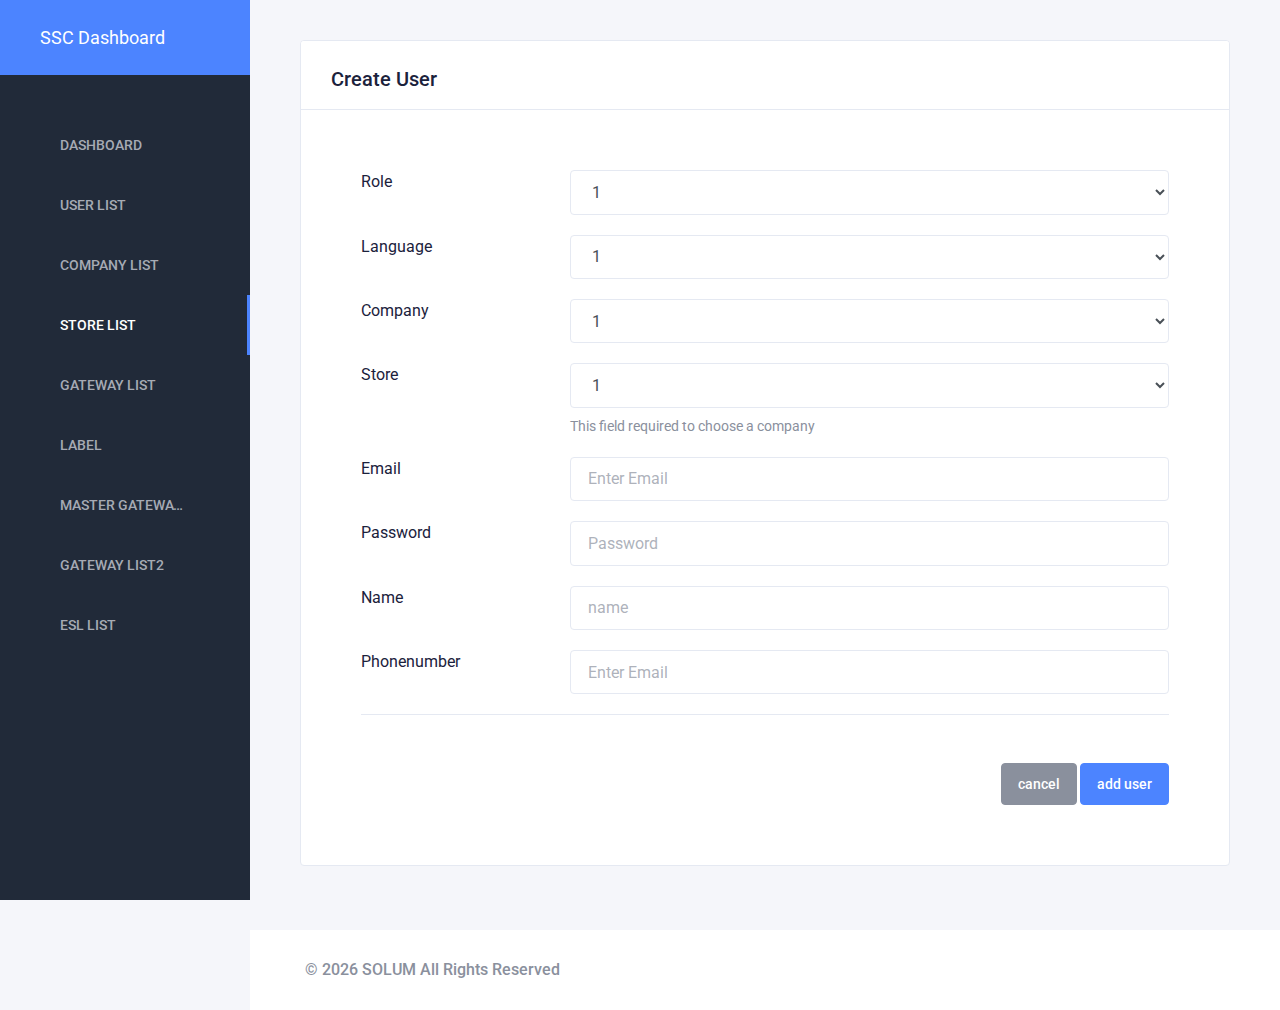
<file: page_ceater_user.html>
<!DOCTYPE html>
<html lang="en">
<head>
  <meta charset="utf-8" />
  <meta http-equiv="X-UA-Compatible" content="IE=edge" />
  <meta name="viewport" content="width=device-width, initial-scale=1" />
  <meta name="description" content="">


  <title>중앙모니터링 시스템</title>

  <!-- GOOGLE FONTS -->
  <link href="https://fonts.googleapis.com/css?family=Montserrat:400,500|Poppins:400,500,600,700|Roboto:400,500" rel="stylesheet" />
  <link href="https://cdn.materialdesignicons.com/4.4.95/css/materialdesignicons.min.css" rel="stylesheet" />
  <!-- PLUGINS CSS STYLE -->
  <link href="assets/plugins/nprogress/nprogress.css" rel="stylesheet" />

  <!-- SLEEK CSS -->
  <link id="sleek-css" rel="stylesheet" href="assets/css/sleek.css" />
  <script src="assets/plugins/nprogress/nprogress.js"></script>
</head>

<body class="header-fixed sidebar-fixed sidebar-dark header-light" id="body">
  
  <script>
    NProgress.configure({ showSpinner: false });
    NProgress.start();
  </script>

  

  <div class="wrapper">

    <aside class="left-sidebar bg-sidebar">
      <div id="sidebar" class="sidebar sidebar-with-footer">
        <!-- Aplication Brand -->
        <div class="app-brand">
          <a href="index.html" title="Sleek Dashboard">
            <span class="brand-name text-truncate">SSC Dashboard</span>
          </a>
        </div>
        <!-- begin sidebar scrollbar -->
        <div class="sidebar-scrollbar">

          <!-- sidebar menu -->
          <ul class="nav sidebar-inner" id="sidebar-menu">

            <li class="has-sub ">
              <a class="sidenav-item-link" href="index.html" 
                aria-expanded="false" >
                <i class="mdi mdi-view-dashboard-outline"></i>
                <span class="nav-text">Dashboard</span> <b class="caret"></b>
              </a>
            </li>

            <li class="has-sub">
              <a class="sidenav-item-link" href="javascript:void(0)" d
                aria-expanded="false" >
                <i class="mdi mdi-account-multiple-outline"></i>
                <span class="nav-text">User List</span> <b class="caret"></b>
              </a>
            </li>
            <li class="has-sub">
              <a class="sidenav-item-link" href="javascript:void(0)" 
                aria-expanded="false">
                <i class="mdi mdi-domain"></i>
                <span class="nav-text">Company List</span> <b class="caret"></b>
              </a>
            </li>
            <li class="has-sub active expand">
              <a class="sidenav-item-link" href="page4.html"  
                aria-expanded="false" >
                <i class="mdi mdi-paper-cut-vertical"></i>
                <span class="nav-text"> Store List</span> <b class="caret"></b>
              </a>
            </li>
            <li class="has-sub">
              <a class="sidenav-item-link" href="javascript:void(0)" 
                aria-expanded="false" >
                <i class="mdi mdi-download-network"></i>
                <span class="nav-text">Gateway List</span> <b class="caret"></b>
              </a>
            </li>
            <li class="has-sub">
              <a class="sidenav-item-link" href="javascript:void(0)"
                aria-expanded="false" >
                <i class="mdi mdi-bookmark"></i>
                <span class="nav-text"> LABEL</span> <b class="caret"></b>
              </a>
            </li>
            <li class="has-sub">
              <a class="sidenav-item-link" href="javascript:void(0)" d
                aria-expanded="false" >
                <i class="mdi mdi-server-network"></i>
                <span class="nav-text"> Master Gateway List</span> <b class="caret"></b>
              </a>
            </li>
            <li class="has-sub">
              <a class="sidenav-item-link" href="javascript:void(0)" 
                aria-expanded="false" >
                <i class="mdi mdi-server-network"></i>
                  <span class="nav-text">Gateway List2</span> <b class="caret"></b>
              </a>
            </li>
            <li class="has-sub">
              <a class="sidenav-item-link" href="javascript:void(0)" 
                aria-expanded="false">
                <i class="mdi mdi-format-line-weight"></i>
                <span class="nav-text"> ESL List</span> <b class="caret"></b>
              </a>
            </li>
          </ul>

        </div>


      </div>
    </aside> 


    <div class="page-wrapper">
   
      <div class="content-wrapper">
        <div class="content">						 
			  <div class="row">
                             <div class="col-lg-12">
                <div class="card card-default">
                    <div class="card-header card-header-border-bottom">
                        <h2>Create User </h2>
                    </div>
                                     <div class="card-body">
                        <div class="card-body">
                            <form class="horizontal-form">
                                <div class="form-group row">
                                    <div class="col-12 col-md-3">
                                        <label for="">Role</label>
                                    </div>
                                    <div class="col-12 col-md-9">
                                        <select class="form-control" id="exampleFormControlSelect12">
                                            <option>1</option>
                                            <option>2</option>
                                            <option>3</option>
                                            <option>4</option>
                                            <option>5</option>
                                        </select>
                                    </div>
                                </div>
                                <div class="form-group row">
                                    <div class="col-12 col-md-3 ">
                                        <label for="">Language</label>
                                    </div>
                                    <div class="col-12 col-md-9">
                                        <select class="form-control" id="exampleFormControlSelect12">
                                            <option>1</option>
                                            <option>2</option>
                                        </select>
                                    </div>
                                </div>
                                <div class="form-group row">
                                    <div class="col-12 col-md-3 ">
                                        <label for="">Company</label>
                                    </div>
                                    <div class="col-12 col-md-9">
                                        <select class="form-control" id="exampleFormControlSelect12">
                                            <option>1</option>
                                            <option>2</option>
                                        </select>
                                    </div>
                                </div>
                                <div class="form-group row">
                                    <div class="col-12 col-md-3 ">
                                        <label for="">Store</label>
                                    </div>
                                    <div class="col-12 col-md-9">
                                        <select class="form-control" id="exampleFormControlSelect12">
                                            <option>1</option>
                                            <option>2</option>
                                        </select>
                                        <span class="mt-2 d-block">This field required to choose a company</span>
                                    </div>
                                </div>
                                <div class="form-group row">
                                    <div class="col-12 col-md-3 ">
                                        <label for="">Email</label>
                                    </div>
                                    <div class="col-12 col-md-9">
                                        <input type="email" class="form-control" id="exampleFormControlInput1" placeholder="Enter Email">
                                    </div>
                                </div>
                                                             <div class="form-group row">
                                    <div class="col-12 col-md-3 ">
                                        <label for="">Password</label>
                                    </div>
                                    <div class="col-12 col-md-9">
                                        <input type="password" class="form-control" placeholder="Password">
                                    </div>
                                </div>
                                <div class="form-group row">
                                    <div class="col-12 col-md-3 ">
                                        <label for="">Name</label>
                                    </div>
                                    <div class="col-12 col-md-9">
                                        <input type="text" class="form-control" placeholder="name">
                                    </div>
                                </div>
                                <div class="form-group row">
                                    <div class="col-12 col-md-3 ">
                                        <label for="">Phonenumber</label>
                                    </div>
                                    <div class="col-12 col-md-9">
                                        <input type="number" class="form-control" placeholder="Enter Email">
                                    </div>
                                </div>
                                <div class="form-footer pt-5 border-top text-right">
                                    <button type="submit" class="btn btn-secondary">cancel</button>
                                    <button type="submit" class="btn btn-primary ">add user</button>
                                </div>
                            </form>
                        </div>
                                               </div>
                                </div>
                </div>
		    </div>
		
      </div>

     <footer class="footer mt-auto">
            <div class="copyright bg-white">
              <p>
                &copy; <span id="copy-year">2019</span>  SOLUM All Rights Reserved
                         </p>
            </div>
            <script>
                var d = new Date();
                var year = d.getFullYear();
                document.getElementById("copy-year").innerHTML = year;
            </script>
          </footer>

    </div>
  </div>
<!-- Add Contact Button  -->
<div class="modal fade" id="modal-add-contact" tabindex="-1" role="dialog" aria-labelledby="exampleModalCenterTitle"
  aria-hidden="true">
  <div class="modal-dialog modal-dialog-centered modal-lg" role="document">
    <div class="modal-content">
      <form >
        <div class="modal-header px-4">
          <h5 class="modal-title" id="exampleModalCenterTitle">Company 새로 등록</h5>
        </div>
        <div class="modal-body px-4">

          <div class="form-group row mb-6">
            <label for="coverImage" class="col-sm-4 col-lg-2 col-form-label">로고이미지</label>
            <div class="col-sm-8 col-lg-10">
              <div class="custom-file mb-1">
                <input type="file" class="custom-file-input" id="coverImage" required>
                <label class="custom-file-label" for="coverImage">Choose file...</label>
                <div class="invalid-feedback">Example invalid custom file feedback</div>
              </div>
            </div>
          </div>

          <div class="row mb-2">
            <div class="col-lg-6">
              <div class="form-group">
                <label for="firstName">나라</label>
                <input type="text" class="form-control" id="firstName" value="KR">
              </div>
            </div>

            <div class="col-lg-6">
              <div class="form-group">
                <label for="lastName">회사명</label>
                <input type="text" class="form-control" id="lastName" value="이마트">
              </div>
            </div>

            <div class="col-lg-6">
              <div class="form-group mb-4">
                <label for="userName">ALMS</label>
                <input type="text" class="form-control" id="userName" value="Doe">
              </div>
            </div>
            <div class="col-lg-6">
              <div class="form-group mb-4">
                <label for="Birthday">Station 개수</label>
                <input type="text" class="form-control" id="Birthday" value="3">
              </div>
            </div>

            <div class="col-lg-6">
              <div class="form-group mb-4">
                <label for="event">GW</label>
                <input type="text" class="form-control" id="event" value="1t">
              </div>
            </div>
            <div class="col-lg-6">
                <div class="form-group mb-4">
                  <label for="event">Alarm</label>
                  <input type="text" class="form-control" id="event" value="1t">
                </div>
              </div>
          </div>
        </div>
        <div class="modal-footer px-4">
          <button type="button" class="btn btn-secondary btn-pill" data-dismiss="modal">Cancel</button>
          <button type="button" class="btn btn-primary btn-pill">Save</button>
        </div>
      </form>
    </div>
  </div>
</div></div>
  <script src="assets/plugins/jquery/jquery.min.js"></script>
<script src="assets/plugins/slimscrollbar/jquery.slimscroll.min.js"></script>

<script src="assets/plugins/data-tables/jquery.datatables.min.js"></script>
<script src="assets/plugins/data-tables/datatables.bootstrap4.min.js"></script>

<script src="assets/js/sleek.bundle.js"></script>
</body>

</html>
</file>
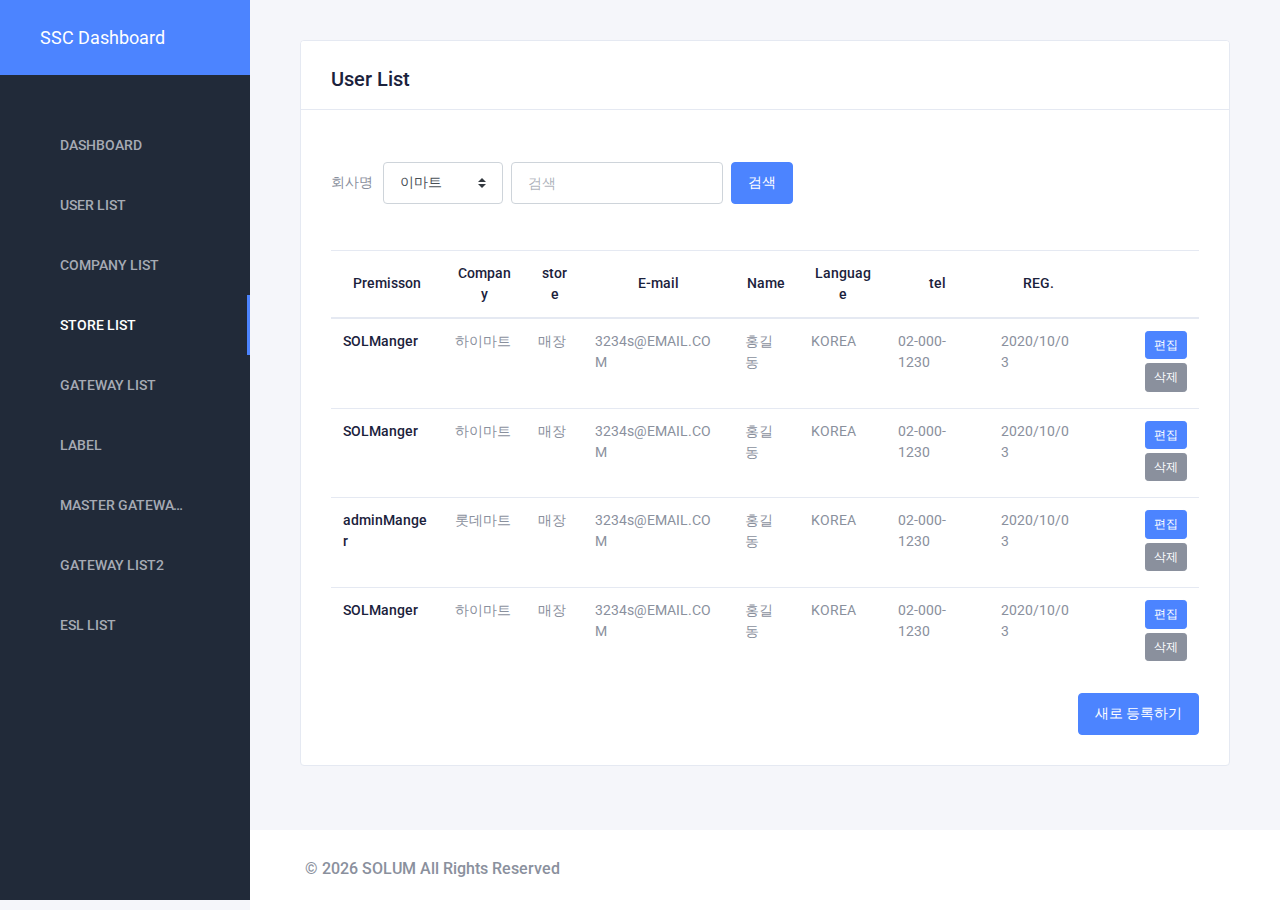
<file: page_user.html>
<!DOCTYPE html>
<html lang="en">
<head>
  <meta charset="utf-8" />
  <meta http-equiv="X-UA-Compatible" content="IE=edge" />
  <meta name="viewport" content="width=device-width, initial-scale=1" />
  <meta name="description" content="">


  <title>중앙모니터링 시스템</title>

  <!-- GOOGLE FONTS -->
  <link href="https://fonts.googleapis.com/css?family=Montserrat:400,500|Poppins:400,500,600,700|Roboto:400,500" rel="stylesheet" />
  <link href="https://cdn.materialdesignicons.com/4.4.95/css/materialdesignicons.min.css" rel="stylesheet" />


  <!-- PLUGINS CSS STYLE -->
  <link href="assets/plugins/nprogress/nprogress.css" rel="stylesheet" />

  <!-- SLEEK CSS -->
  <link id="sleek-css" rel="stylesheet" href="assets/css/sleek.css" />
  <script src="assets/plugins/nprogress/nprogress.js"></script>
</head>

<body class="header-fixed sidebar-fixed sidebar-dark header-light" id="body">
  
  <script>
    NProgress.configure({ showSpinner: false });
    NProgress.start();
  </script>

  

  <div class="wrapper">

    <aside class="left-sidebar bg-sidebar">
      <div id="sidebar" class="sidebar sidebar-with-footer">
        <!-- Aplication Brand -->
        <div class="app-brand">
          <a href="index.html" title="Sleek Dashboard">
            <span class="brand-name text-truncate">SSC Dashboard</span>
          </a>
        </div>
        <!-- begin sidebar scrollbar -->
        <div class="sidebar-scrollbar">

          <!-- sidebar menu -->
          <ul class="nav sidebar-inner" id="sidebar-menu">

            <li class="has-sub ">
              <a class="sidenav-item-link" href="index.html" 
                aria-expanded="false" >
                <i class="mdi mdi-view-dashboard-outline"></i>
                <span class="nav-text">Dashboard</span> <b class="caret"></b>
              </a>
            </li>

            <li class="has-sub">
              <a class="sidenav-item-link" href="javascript:void(0)" d
                aria-expanded="false" >
                <i class="mdi mdi-account-multiple-outline"></i>
                <span class="nav-text">User List</span> <b class="caret"></b>
              </a>
            </li>
            <li class="has-sub">
              <a class="sidenav-item-link" href="javascript:void(0)" 
                aria-expanded="false">
                <i class="mdi mdi-domain"></i>
                <span class="nav-text">Company List</span> <b class="caret"></b>
              </a>
            </li>
            <li class="has-sub active expand">
              <a class="sidenav-item-link" href="page4.html"  
                aria-expanded="false" >
                <i class="mdi mdi-paper-cut-vertical"></i>
                <span class="nav-text"> Store List</span> <b class="caret"></b>
              </a>
            </li>
            <li class="has-sub">
              <a class="sidenav-item-link" href="javascript:void(0)" 
                aria-expanded="false" >
                <i class="mdi mdi-download-network"></i>
                <span class="nav-text">Gateway List</span> <b class="caret"></b>
              </a>
            </li>
            <li class="has-sub">
              <a class="sidenav-item-link" href="javascript:void(0)"
                aria-expanded="false" >
                <i class="mdi mdi-bookmark"></i>
                <span class="nav-text"> LABEL</span> <b class="caret"></b>
              </a>
            </li>
            <li class="has-sub">
              <a class="sidenav-item-link" href="javascript:void(0)" d
                aria-expanded="false" >
                <i class="mdi mdi-server-network"></i>
                <span class="nav-text"> Master Gateway List</span> <b class="caret"></b>
              </a>
            </li>
            <li class="has-sub">
              <a class="sidenav-item-link" href="javascript:void(0)" 
                aria-expanded="false" >
                <i class="mdi mdi-server-network"></i>
                  <span class="nav-text">Gateway List2</span> <b class="caret"></b>
              </a>
            </li>
            <li class="has-sub">
              <a class="sidenav-item-link" href="javascript:void(0)" 
                aria-expanded="false">
                <i class="mdi mdi-format-line-weight"></i>
                <span class="nav-text"> ESL List</span> <b class="caret"></b>
              </a>
            </li>
          </ul>

        </div>


      </div>
    </aside> 


    <div class="page-wrapper">
                <!-- Header -->
          


      <div class="content-wrapper">
        <div class="content">						 
			  <div class="row">
                             <div class="col-lg-12">
                <div class="card card-default">
                    <div class="card-header card-header-border-bottom">
                        <h2>User List</h2>
                    </div>
                    <div class="card-header">
                        <form class="form-inline">
                            <label for="">회사명</label>
                            <select class="custom-select my-1 mr-sm-2" id="exampleFormControlSelect12">
                                <option>이마트</option>
                                <option>하나로마트</option>
                                <option>롯데마트</option>
                                <option>홈플러스</option>
                                <option>이마트24</option>
                            </select>
                            <input type="text" class="form-control input-sm mr-sm-2" placeholder="검색">
                                            <button type="submit" class="btn btn-primary ">검색</button>
                    </form>
                    </div>
                    <div class="card-body">
                          <table class="table nowrap" style="width:100%">
                            <thead>
                              <tr>
                                <th>Premisson</th>
                                <th>Company</th>
                                <th>store</th>
                                <th>E-mail
                                  </th>
                                <th>Name
                                </th>
                                <th>Language</th>
                                <th>tel</th>
                                <th>REG.</th>
                                <th></th>
                              </tr>
                            </thead>
                               <tbody>
                              <tr>
                                <td>SOLManger</td>
                                <td>하이마트</td>
                                <td>매장</td>
                                <td>3234s@EMAIL.COM</td>
                                <td>홍길동</td>
                                <td>KOREA</td>
                                <td>02-000-1230</td>
                                <td>2020/10/03</td>
                                <td class="text-right">
                                  <button type="button" class="mb-1 btn btn-sm btn-primary">편집</button>
                                  <button type="button" class="mb-1 btn btn-sm btn-secondary">삭제</button>
                              </td>
                              </tr>
                              <tr>
                                <td>SOLManger</td>
                                <td>하이마트</td>
                                <td>매장</td>
                                <td>3234s@EMAIL.COM</td>
                                <td>홍길동</td>
                                <td>KOREA</td>
                                <td>02-000-1230</td>
                                <td>2020/10/03</td>
                                <td class="text-right">
                                  <button type="button" class="mb-1 btn btn-sm btn-primary">편집</button>
                                  <button type="button" class="mb-1 btn btn-sm btn-secondary">삭제</button>
                              </td>
                              </tr>
                              <tr>
                                <td>adminManger</td>
                                <td>롯데마트</td>
                                <td>매장</td>
                                <td>3234s@EMAIL.COM</td>
                                <td>홍길동</td>
                                <td>KOREA</td>
                                <td>02-000-1230</td>
                                <td>2020/10/03</td>
                                <td class="text-right">
                                  <button type="button" class="mb-1 btn btn-sm btn-primary">편집</button>
                                  <button type="button" class="mb-1 btn btn-sm btn-secondary">삭제</button>
                              </td>
                              </tr>
                              <tr>
                                <td>SOLManger</td>
                                <td>하이마트</td>
                                <td>매장</td>
                                <td>3234s@EMAIL.COM</td>
                                <td>홍길동</td>
                                <td>KOREA</td>
                                <td>02-000-1230</td>
                                <td>2020/10/03</td>
                                <td class="text-right">
                                  <button type="button" class="mb-1 btn btn-sm btn-primary">편집</button>
                                  <button type="button" class="mb-1 btn btn-sm btn-secondary">삭제</button>
                              </td>
                              </tr>
                            </tbody>
                          </table>
                          <div class="text-right">
                            <button type="button" class="btn btn-primary" data-toggle="modal" data-target="#modal-add-contact" > 새로 등록하기
                            </button>
                          </div>
                        </div>
                                </div>
                </div>
		    </div>
		
      </div>

     <footer class="footer mt-auto">
            <div class="copyright bg-white">
              <p>
                &copy; <span id="copy-year">2019</span>  SOLUM All Rights Reserved
                         </p>
            </div>
            <script>
                var d = new Date();
                var year = d.getFullYear();
                document.getElementById("copy-year").innerHTML = year;
            </script>
          </footer>

    </div>
  </div>
<!-- Add Contact Button  -->
<div class="modal fade" id="modal-add-contact" tabindex="-1" role="dialog" aria-labelledby="exampleModalCenterTitle"
  aria-hidden="true">
  <div class="modal-dialog modal-dialog-centered modal-lg" role="document">
    <div class="modal-content">
      <form >
        <div class="modal-header px-4">
          <h5 class="modal-title" id="exampleModalCenterTitle">Company 새로 등록</h5>
        </div>
        <div class="modal-body px-4">

          <div class="form-group row mb-6">
            <label for="coverImage" class="col-sm-4 col-lg-2 col-form-label">로고이미지</label>
            <div class="col-sm-8 col-lg-10">
              <div class="custom-file mb-1">
                <input type="file" class="custom-file-input" id="coverImage" required>
                <label class="custom-file-label" for="coverImage">Choose file...</label>
                <div class="invalid-feedback">Example invalid custom file feedback</div>
              </div>
            </div>
          </div>

          <div class="row mb-2">
            <div class="col-lg-6">
              <div class="form-group">
                <label for="firstName">나라</label>
                <input type="text" class="form-control" id="firstName" value="KR">
              </div>
            </div>

            <div class="col-lg-6">
              <div class="form-group">
                <label for="lastName">회사명</label>
                <input type="text" class="form-control" id="lastName" value="이마트">
              </div>
            </div>

            <div class="col-lg-6">
              <div class="form-group mb-4">
                <label for="userName">ALMS</label>
                <input type="text" class="form-control" id="userName" value="Doe">
              </div>
            </div>
            <div class="col-lg-6">
              <div class="form-group mb-4">
                <label for="Birthday">Station 개수</label>
                <input type="text" class="form-control" id="Birthday" value="3">
              </div>
            </div>

            <div class="col-lg-6">
              <div class="form-group mb-4">
                <label for="event">GW</label>
                <input type="text" class="form-control" id="event" value="1t">
              </div>
            </div>
            <div class="col-lg-6">
                <div class="form-group mb-4">
                  <label for="event">Alarm</label>
                  <input type="text" class="form-control" id="event" value="1t">
                </div>
              </div>
          </div>
        </div>
        <div class="modal-footer px-4">
          <button type="button" class="btn btn-secondary btn-pill" data-dismiss="modal">Cancel</button>
          <button type="button" class="btn btn-primary btn-pill">Save</button>
        </div>
      </form>
    </div>
  </div>
</div></div>
  <script src="assets/plugins/jquery/jquery.min.js"></script>
<script src="assets/plugins/slimscrollbar/jquery.slimscroll.min.js"></script>

<script src="assets/plugins/data-tables/jquery.datatables.min.js"></script>
<script src="assets/plugins/data-tables/datatables.bootstrap4.min.js"></script>

<script src="assets/js/sleek.bundle.js"></script>
</body>

</html>
</file>
<file: assets/plugins/nprogress/nprogress.css>
/* Make clicks pass-through */
#nprogress {
  pointer-events: none;
}

#nprogress .bar {
  background: #29d;

  position: fixed;
  z-index: 1031;
  top: 0;
  left: 0;

  width: 100%;
  height: 2px;
}

/* Fancy blur effect */
#nprogress .peg {
  display: block;
  position: absolute;
  right: 0px;
  width: 100px;
  height: 100%;
  box-shadow: 0 0 10px #29d, 0 0 5px #29d;
  opacity: 1.0;

  -webkit-transform: rotate(3deg) translate(0px, -4px);
      -ms-transform: rotate(3deg) translate(0px, -4px);
          transform: rotate(3deg) translate(0px, -4px);
}

/* Remove these to get rid of the spinner */
#nprogress .spinner {
  display: block;
  position: fixed;
  z-index: 1031;
  top: 15px;
  right: 15px;
}

#nprogress .spinner-icon {
  width: 18px;
  height: 18px;
  box-sizing: border-box;

  border: solid 2px transparent;
  border-top-color: #29d;
  border-left-color: #29d;
  border-radius: 50%;

  -webkit-animation: nprogress-spinner 400ms linear infinite;
          animation: nprogress-spinner 400ms linear infinite;
}

.nprogress-custom-parent {
  overflow: hidden;
  position: relative;
}

.nprogress-custom-parent #nprogress .spinner,
.nprogress-custom-parent #nprogress .bar {
  position: absolute;
}

@-webkit-keyframes nprogress-spinner {
  0%   { -webkit-transform: rotate(0deg); }
  100% { -webkit-transform: rotate(360deg); }
}
@keyframes nprogress-spinner {
  0%   { transform: rotate(0deg); }
  100% { transform: rotate(360deg); }
}
</file>
<file: assets/css/sleek.css>
:root {
  --blue: #007bff;
  --indigo: #6610f2;
  --purple: #896def;
  --pink: #ff548e;
  --red: #dc3545;
  --orange: #fd7e14;
  --yellow: #ffc107;
  --green: #28a745;
  --teal: #20c997;
  --cyan: #17a2b8;
  --white: #ffffff;
  --gray: #6c757d;
  --gray-dark: #343a40;
  --primary: #4c84ff;
  --secondary: #8a909d;
  --success: #29cc97;
  --info: #13cae1;
  --warning: #fec400;
  --danger: #fe5461;
  --light: #f5f6fa;
  --dark: #1b223c;
  --breakpoint-xs: 0;
  --breakpoint-sm: 576px;
  --breakpoint-md: 768px;
  --breakpoint-lg: 992px;
  --breakpoint-xl: 1200px;
  --breakpoint-xxl: 1500px;
  --font-family-sans-serif: -apple-system, BlinkMacSystemFont, "Segoe UI", Roboto, "Helvetica Neue", Arial, "Noto Sans", sans-serif, "Apple Color Emoji", "Segoe UI Emoji", "Segoe UI Symbol", "Noto Color Emoji";
  --font-family-monospace: SFMono-Regular, Menlo, Monaco, Consolas, "Liberation Mono", "Courier New", monospace; }

*,
*::before,
*::after {
  box-sizing: border-box; }
.clear{clear: both;}
html {
  font-family: sans-serif;
  line-height: 1.15;
  -webkit-text-size-adjust: 100%;
  -webkit-tap-highlight-color: rgba(0, 0, 0, 0); }

article, aside, figcaption, figure, footer, header, hgroup, main, nav, section {
  display: block; }

body {
  margin: 0;
  font-family: "Roboto", sans-serif;
  font-size: 0.875rem;
  font-weight: 400;
  line-height: 1.5;
  color: #8a909d;
  text-align: left;
  background-color: #f5f6fa; }

[tabindex="-1"]:focus:not(:focus-visible) {
  outline: 0 !important; }

hr {
  box-sizing: content-box;
  height: 0;
  overflow: visible; }

h1, h2, h3, h4, h5, h6 {
  margin-top: 0;
  margin-bottom: 0; }

p {
  margin-top: 0;
  margin-bottom: 1rem; }

abbr[title],
abbr[data-original-title] {
  text-decoration: underline;
  text-decoration: underline dotted;
  cursor: help;
  border-bottom: 0;
  text-decoration-skip-ink: none; }

address {
  margin-bottom: 1rem;
  font-style: normal;
  line-height: inherit; }

ol,
ul,
dl {
  margin-top: 0;
  margin-bottom: 1rem; }

ol ol,
ul ul,
ol ul,
ul ol {
  margin-bottom: 0; }

dt {
  font-weight: 700; }

dd {
  margin-bottom: .5rem;
  margin-left: 0; }

blockquote {
  margin: 0 0 1rem; }

b,
strong {
  font-weight: bolder; }

small {
  font-size: 80%; }

sub,
sup {
  position: relative;
  font-size: 75%;
  line-height: 0;
  vertical-align: baseline; }

sub {
  bottom: -.25em; }

sup {
  top: -.5em; }

a {
  color: #4c84ff;
  text-decoration: none;
  background-color: transparent; }
  a:hover {
    color: #0050ff;
    text-decoration: underline; }

a:not([href]) {
  color: inherit;
  text-decoration: none; }
  a:not([href]):hover {
    color: inherit;
    text-decoration: none; }

pre,
code,
kbd,
samp {
  font-family: SFMono-Regular, Menlo, Monaco, Consolas, "Liberation Mono", "Courier New", monospace;
  font-size: 1em; }

pre {
  margin-top: 0;
  margin-bottom: 1rem;
  overflow: auto; }

figure {
  margin: 0 0 1rem; }

img {
  vertical-align: middle;
  border-style: none; }

svg {
  overflow: hidden;
  vertical-align: middle; }

table {
  border-collapse: collapse; }

caption {
  padding-top: 0.75rem;
  padding-bottom: 0.75rem;
  color: #6c757d;
  text-align: left;
  caption-side: bottom; }

th {
  text-align: inherit; }

label {
  display: inline-block;
  margin-bottom: 0.5rem; }

button {
  border-radius: 0; }

button:focus {
  outline: 1px dotted;
  outline: 5px auto -webkit-focus-ring-color; }

input,
button,
select,
optgroup,
textarea {
  margin: 0;
  font-family: inherit;
  font-size: inherit;
  line-height: inherit; }

button,
input {
  overflow: visible; }

button,
select {
  text-transform: none; }

select {
  word-wrap: normal; }

button,
[type="button"],
[type="reset"],
[type="submit"] {
  -webkit-appearance: button; }

button:not(:disabled),
[type="button"]:not(:disabled),
[type="reset"]:not(:disabled),
[type="submit"]:not(:disabled) {
  cursor: pointer; }

button::-moz-focus-inner,
[type="button"]::-moz-focus-inner,
[type="reset"]::-moz-focus-inner,
[type="submit"]::-moz-focus-inner {
  padding: 0;
  border-style: none; }

input[type="radio"],
input[type="checkbox"] {
  box-sizing: border-box;
  padding: 0; }

input[type="date"],
input[type="time"],
input[type="datetime-local"],
input[type="month"] {
  -webkit-appearance: listbox; }

textarea {
  overflow: auto;
  resize: vertical; }

fieldset {
  min-width: 0;
  padding: 0;
  margin: 0;
  border: 0; }

legend {
  display: block;
  width: 100%;
  max-width: 100%;
  padding: 0;
  margin-bottom: .5rem;
  font-size: 1.5rem;
  line-height: inherit;
  color: inherit;
  white-space: normal; }

progress {
  vertical-align: baseline; }

[type="number"]::-webkit-inner-spin-button,
[type="number"]::-webkit-outer-spin-button {
  height: auto; }

[type="search"] {
  outline-offset: -2px;
  -webkit-appearance: none; }

[type="search"]::-webkit-search-decoration {
  -webkit-appearance: none; }

::-webkit-file-upload-button {
  font: inherit;
  -webkit-appearance: button; }

output {
  display: inline-block; }

summary {
  display: list-item;
  cursor: pointer; }

template {
  display: none; }

[hidden] {
  display: none !important; }

h1, h2, h3, h4, h5, h6,
.h1, .h2, .h3, .h4, .h5, .h6 {
  margin-bottom: 0;
  font-weight: 500;
  line-height: 1.2; }

h1, .h1 {
  font-size: 2.5025rem; }

h2, .h2 {
  font-size: 1.99938rem; }

h3, .h3 {
  font-size: 1.49625rem; }

h4, .h4 {
  font-size: 1.25125rem; }

h5, .h5 {
  font-size: 1.12437rem; }

h6, .h6 {
  font-size: 0.93625rem; }

.lead {
  font-size: 1.09375rem;
  font-weight: 300; }

.display-1 {
  font-size: 6rem;
  font-weight: 300;
  line-height: 1.2; }

.display-2 {
  font-size: 5.5rem;
  font-weight: 300;
  line-height: 1.2; }

.display-3 {
  font-size: 4.5rem;
  font-weight: 300;
  line-height: 1.2; }

.display-4 {
  font-size: 3.5rem;
  font-weight: 300;
  line-height: 1.2; }
  .display-5 {
    font-size: 2.5rem;
    font-weight: 300;
    line-height: 1.2; }

hr {
  margin-top: 1rem;
  margin-bottom: 1rem;
  border: 0;
  border-top: 1px solid rgba(0, 0, 0, 0.1); }

small,
.small {
  font-size: 80%;
  font-weight: 400; }

mark,
.mark {
  padding: 0.2em;
  background-color: #fcf8e3; }

.list-unstyled {
  padding-left: 0;
  list-style: none; }

.list-inline {
  padding-left: 0;
  list-style: none; }

.list-inline-item {
  display: inline-block; }


  .list-inline-item:not(:last-child) {
    margin-right: 0.5rem; }

.initialism {
  font-size: 90%;
  text-transform: uppercase; }

.blockquote {
  margin-bottom: 1rem;
  font-size: 1.09375rem; }

.blockquote-footer {
  display: block;
  font-size: 80%;
  color: #6c757d; }
  .blockquote-footer::before {
    content: "\2014\00A0"; }

.img-fluid {
  max-width: 100%;
  height: auto; }

.img-thumbnail {
  padding: 0.25rem;
  background-color: #f5f6fa;
  border: 1px solid #dee2e6;
  border-radius: 0.25rem;
  max-width: 100%;
  height: auto; }

.figure {
  display: inline-block; }

.figure-img {
  margin-bottom: 0.5rem;
  line-height: 1; }

.figure-caption {
  font-size: 90%;
  color: #6c757d; }

code {
  font-size: 87.5%;
  color: #ff548e;
  word-wrap: break-word; }
  a > code {
    color: inherit; }

kbd {
  padding: 0.2rem 0.4rem;
  font-size: 87.5%;
  color: #ffffff;
  background-color: #212529;
  border-radius: 0.2rem; }
  kbd kbd {
    padding: 0;
    font-size: 100%;
    font-weight: 700; }

pre {
  display: block;
  font-size: 87.5%;
  color: #212529; }
  pre code {
    font-size: inherit;
    color: inherit;
    word-break: normal; }

.pre-scrollable {
  max-height: 340px;
  overflow-y: scroll; }

.container {
  width: 100%;
  padding-right: 15px;
  padding-left: 15px;
  margin-right: auto;
  margin-left: auto; }
  @media (min-width: 576px) {
    .container {
      max-width: 540px; } }
  @media (min-width: 768px) {
    .container {
      max-width: 720px; } }
  @media (min-width: 992px) {
    .container {
      max-width: 960px; } }
  @media (min-width: 1200px) {
    .container {
      max-width: 1140px; } }

.container-fluid, .container-sm, .container-md, .container-lg, .container-xl {
  width: 100%;
  padding-right: 15px;
  padding-left: 15px;
  margin-right: auto;
  margin-left: auto; }

@media (min-width: 576px) {
  .container, .container-sm {
    max-width: 540px; } }

@media (min-width: 768px) {
  .container, .container-sm, .container-md {
    max-width: 720px; } }

@media (min-width: 992px) {
  .container, .container-sm, .container-md, .container-lg {
    max-width: 960px; } }

@media (min-width: 1200px) {
  .container, .container-sm, .container-md, .container-lg, .container-xl {
    max-width: 1140px; } }

.row {
  display: flex;
  flex-wrap: wrap;
  margin-right: -15px;
  margin-left: -15px; }

.no-gutters {
  margin-right: 0;
  margin-left: 0; }
  .no-gutters > .col,
  .no-gutters > [class*="col-"] {
    padding-right: 0;
    padding-left: 0; }

.col-1, .col-2, .col-3, .col-4, .col-5, .col-6, .col-7, .col-8, .col-9, .col-10, .col-11, .col-12, .col,
.col-auto, .col-sm-1, .col-sm-2, .col-sm-3, .col-sm-4, .col-sm-5, .col-sm-6, .col-sm-7, .col-sm-8, .col-sm-9, .col-sm-10, .col-sm-11, .col-sm-12, .col-sm,
.col-sm-auto, .col-md-1, .col-md-2, .col-md-3, .col-md-4, .col-md-5, .col-md-6, .col-md-7, .col-md-8, .col-md-9, .col-md-10, .col-md-11, .col-md-12, .col-md,
.col-md-auto, .col-lg-1, .col-lg-2, .col-lg-3, .col-lg-4, .col-lg-5, .col-lg-6, .col-lg-7, .col-lg-8, .col-lg-9, .col-lg-10, .col-lg-11, .col-lg-12, .col-lg,
.col-lg-auto, .col-xl-1, .col-xl-2, .col-xl-3, .col-xl-4, .col-xl-5, .col-xl-6, .col-xl-7, .col-xl-8, .col-xl-9, .col-xl-10, .col-xl-11, .col-xl-12, .col-xl,
.col-xl-auto, .col-xxl-1, .col-xxl-2, .col-xxl-3, .col-xxl-4, .col-xxl-5, .col-xxl-6, .col-xxl-7, .col-xxl-8, .col-xxl-9, .col-xxl-10, .col-xxl-11, .col-xxl-12, .col-xxl,
.col-xxl-auto {
  position: relative;
  width: 100%;
  padding-right: 15px;
  padding-left: 15px; }

.col {
  flex-basis: 0;
  flex-grow: 1;
  max-width: 100%; }

.row-cols-1 > * {
  flex: 0 0 100%;
  max-width: 100%; }

.row-cols-2 > * {
  flex: 0 0 50%;
  max-width: 50%; }

.row-cols-3 > * {
  flex: 0 0 33.33333%;
  max-width: 33.33333%; }

.row-cols-4 > * {
  flex: 0 0 25%;
  max-width: 25%; }

.row-cols-5 > * {
  flex: 0 0 20%;
  max-width: 20%; }

.row-cols-6 > * {
  flex: 0 0 16.66667%;
  max-width: 16.66667%; }

.col-auto {
  flex: 0 0 auto;
  width: auto;
  max-width: 100%; }

.col-1 {
  flex: 0 0 8.33333%;
  max-width: 8.33333%; }

.col-2 {
  flex: 0 0 16.66667%;
  max-width: 16.66667%; }

.col-3 {
  flex: 0 0 25%;
  max-width: 25%; }

.col-4 {
  flex: 0 0 33.33333%;
  max-width: 33.33333%; }

.col-5 {
  flex: 0 0 41.66667%;
  max-width: 41.66667%; }

.col-6 {
  flex: 0 0 50%;
  max-width: 50%; }

.col-7 {
  flex: 0 0 58.33333%;
  max-width: 58.33333%; }

.col-8 {
  flex: 0 0 66.66667%;
  max-width: 66.66667%; }

.col-9 {
  flex: 0 0 75%;
  max-width: 75%; }

.col-10 {
  flex: 0 0 83.33333%;
  max-width: 83.33333%; }

.col-11 {
  flex: 0 0 91.66667%;
  max-width: 91.66667%; }

.col-12 {
  flex: 0 0 100%;
  max-width: 100%; }

.order-first {
  order: -1; }

.order-last {
  order: 13; }

.order-0 {
  order: 0; }

.order-1 {
  order: 1; }

.order-2 {
  order: 2; }

.order-3 {
  order: 3; }

.order-4 {
  order: 4; }

.order-5 {
  order: 5; }

.order-6 {
  order: 6; }

.order-7 {
  order: 7; }

.order-8 {
  order: 8; }

.order-9 {
  order: 9; }

.order-10 {
  order: 10; }

.order-11 {
  order: 11; }

.order-12 {
  order: 12; }

.offset-1 {
  margin-left: 8.33333%; }

.offset-2 {
  margin-left: 16.66667%; }

.offset-3 {
  margin-left: 25%; }

.offset-4 {
  margin-left: 33.33333%; }

.offset-5 {
  margin-left: 41.66667%; }

.offset-6 {
  margin-left: 50%; }

.offset-7 {
  margin-left: 58.33333%; }

.offset-8 {
  margin-left: 66.66667%; }

.offset-9 {
  margin-left: 75%; }

.offset-10 {
  margin-left: 83.33333%; }

.offset-11 {
  margin-left: 91.66667%; }

@media (min-width: 576px) {
  .col-sm {
    flex-basis: 0;
    flex-grow: 1;
    max-width: 100%; }
  .row-cols-sm-1 > * {
    flex: 0 0 100%;
    max-width: 100%; }
  .row-cols-sm-2 > * {
    flex: 0 0 50%;
    max-width: 50%; }
  .row-cols-sm-3 > * {
    flex: 0 0 33.33333%;
    max-width: 33.33333%; }
  .row-cols-sm-4 > * {
    flex: 0 0 25%;
    max-width: 25%; }
  .row-cols-sm-5 > * {
    flex: 0 0 20%;
    max-width: 20%; }
  .row-cols-sm-6 > * {
    flex: 0 0 16.66667%;
    max-width: 16.66667%; }
  .col-sm-auto {
    flex: 0 0 auto;
    width: auto;
    max-width: 100%; }
  .col-sm-1 {
    flex: 0 0 8.33333%;
    max-width: 8.33333%; }
  .col-sm-2 {
    flex: 0 0 16.66667%;
    max-width: 16.66667%; }
  .col-sm-3 {
    flex: 0 0 25%;
    max-width: 25%; }
  .col-sm-4 {
    flex: 0 0 33.33333%;
    max-width: 33.33333%; }
  .col-sm-5 {
    flex: 0 0 41.66667%;
    max-width: 41.66667%; }
  .col-sm-6 {
    flex: 0 0 50%;
    max-width: 50%; }
  .col-sm-7 {
    flex: 0 0 58.33333%;
    max-width: 58.33333%; }
  .col-sm-8 {
    flex: 0 0 66.66667%;
    max-width: 66.66667%; }
  .col-sm-9 {
    flex: 0 0 75%;
    max-width: 75%; }
  .col-sm-10 {
    flex: 0 0 83.33333%;
    max-width: 83.33333%; }
  .col-sm-11 {
    flex: 0 0 91.66667%;
    max-width: 91.66667%; }
  .col-sm-12 {
    flex: 0 0 100%;
    max-width: 100%; }
  .order-sm-first {
    order: -1; }
  .order-sm-last {
    order: 13; }
  .order-sm-0 {
    order: 0; }
  .order-sm-1 {
    order: 1; }
  .order-sm-2 {
    order: 2; }
  .order-sm-3 {
    order: 3; }
  .order-sm-4 {
    order: 4; }
  .order-sm-5 {
    order: 5; }
  .order-sm-6 {
    order: 6; }
  .order-sm-7 {
    order: 7; }
  .order-sm-8 {
    order: 8; }
  .order-sm-9 {
    order: 9; }
  .order-sm-10 {
    order: 10; }
  .order-sm-11 {
    order: 11; }
  .order-sm-12 {
    order: 12; }
  .offset-sm-0 {
    margin-left: 0; }
  .offset-sm-1 {
    margin-left: 8.33333%; }
  .offset-sm-2 {
    margin-left: 16.66667%; }
  .offset-sm-3 {
    margin-left: 25%; }
  .offset-sm-4 {
    margin-left: 33.33333%; }
  .offset-sm-5 {
    margin-left: 41.66667%; }
  .offset-sm-6 {
    margin-left: 50%; }
  .offset-sm-7 {
    margin-left: 58.33333%; }
  .offset-sm-8 {
    margin-left: 66.66667%; }
  .offset-sm-9 {
    margin-left: 75%; }
  .offset-sm-10 {
    margin-left: 83.33333%; }
  .offset-sm-11 {
    margin-left: 91.66667%; } }

@media (min-width: 768px) {
  .col-md {
    flex-basis: 0;
    flex-grow: 1;
    max-width: 100%; }
  .row-cols-md-1 > * {
    flex: 0 0 100%;
    max-width: 100%; }
  .row-cols-md-2 > * {
    flex: 0 0 50%;
    max-width: 50%; }
  .row-cols-md-3 > * {
    flex: 0 0 33.33333%;
    max-width: 33.33333%; }
  .row-cols-md-4 > * {
    flex: 0 0 25%;
    max-width: 25%; }
  .row-cols-md-5 > * {
    flex: 0 0 20%;
    max-width: 20%; }
  .row-cols-md-6 > * {
    flex: 0 0 16.66667%;
    max-width: 16.66667%; }
  .col-md-auto {
    flex: 0 0 auto;
    width: auto;
    max-width: 100%; }
  .col-md-1 {
    flex: 0 0 8.33333%;
    max-width: 8.33333%; }
  .col-md-2 {
    flex: 0 0 16.66667%;
    max-width: 16.66667%; }
  .col-md-3 {
    flex: 0 0 25%;
    max-width: 25%; }
  .col-md-4 {
    flex: 0 0 33.33333%;
    max-width: 33.33333%; }
  .col-md-5 {
    flex: 0 0 41.66667%;
    max-width: 41.66667%; }
  .col-md-6 {
    flex: 0 0 50%;
    max-width: 50%; }
  .col-md-7 {
    flex: 0 0 58.33333%;
    max-width: 58.33333%; }
  .col-md-8 {
    flex: 0 0 66.66667%;
    max-width: 66.66667%; }
  .col-md-9 {
    flex: 0 0 75%;
    max-width: 75%; }
  .col-md-10 {
    flex: 0 0 83.33333%;
    max-width: 83.33333%; }
  .col-md-11 {
    flex: 0 0 91.66667%;
    max-width: 91.66667%; }
  .col-md-12 {
    flex: 0 0 100%;
    max-width: 100%; }
  .order-md-first {
    order: -1; }
  .order-md-last {
    order: 13; }
  .order-md-0 {
    order: 0; }
  .order-md-1 {
    order: 1; }
  .order-md-2 {
    order: 2; }
  .order-md-3 {
    order: 3; }
  .order-md-4 {
    order: 4; }
  .order-md-5 {
    order: 5; }
  .order-md-6 {
    order: 6; }
  .order-md-7 {
    order: 7; }
  .order-md-8 {
    order: 8; }
  .order-md-9 {
    order: 9; }
  .order-md-10 {
    order: 10; }
  .order-md-11 {
    order: 11; }
  .order-md-12 {
    order: 12; }
  .offset-md-0 {
    margin-left: 0; }
  .offset-md-1 {
    margin-left: 8.33333%; }
  .offset-md-2 {
    margin-left: 16.66667%; }
  .offset-md-3 {
    margin-left: 25%; }
  .offset-md-4 {
    margin-left: 33.33333%; }
  .offset-md-5 {
    margin-left: 41.66667%; }
  .offset-md-6 {
    margin-left: 50%; }
  .offset-md-7 {
    margin-left: 58.33333%; }
  .offset-md-8 {
    margin-left: 66.66667%; }
  .offset-md-9 {
    margin-left: 75%; }
  .offset-md-10 {
    margin-left: 83.33333%; }
  .offset-md-11 {
    margin-left: 91.66667%; } }

@media (min-width: 992px) {
  .col-lg {
    flex-basis: 0;
    flex-grow: 1;
    max-width: 100%; }
  .row-cols-lg-1 > * {
    flex: 0 0 100%;
    max-width: 100%; }
  .row-cols-lg-2 > * {
    flex: 0 0 50%;
    max-width: 50%; }
  .row-cols-lg-3 > * {
    flex: 0 0 33.33333%;
    max-width: 33.33333%; }
  .row-cols-lg-4 > * {
    flex: 0 0 25%;
    max-width: 25%; }
  .row-cols-lg-5 > * {
    flex: 0 0 20%;
    max-width: 20%; }
  .row-cols-lg-6 > * {
    flex: 0 0 16.66667%;
    max-width: 16.66667%; }
  .col-lg-auto {
    flex: 0 0 auto;
    width: auto;
    max-width: 100%; }
  .col-lg-1 {
    flex: 0 0 8.33333%;
    max-width: 8.33333%; }
  .col-lg-2 {
    flex: 0 0 16.66667%;
    max-width: 16.66667%; }
  .col-lg-3 {
    flex: 0 0 25%;
    max-width: 25%; }
  .col-lg-4 {
    flex: 0 0 33.33333%;
    max-width: 33.33333%; }
  .col-lg-5 {
    flex: 0 0 41.66667%;
    max-width: 41.66667%; }
  .col-lg-6 {
    flex: 0 0 50%;
    max-width: 50%; }
  .col-lg-7 {
    flex: 0 0 58.33333%;
    max-width: 58.33333%; }
  .col-lg-8 {
    flex: 0 0 66.66667%;
    max-width: 66.66667%; }
  .col-lg-9 {
    flex: 0 0 75%;
    max-width: 75%; }
  .col-lg-10 {
    flex: 0 0 83.33333%;
    max-width: 83.33333%; }
  .col-lg-11 {
    flex: 0 0 91.66667%;
    max-width: 91.66667%; }
  .col-lg-12 {
    flex: 0 0 100%;
    max-width: 100%; }
  .order-lg-first {
    order: -1; }
  .order-lg-last {
    order: 13; }
  .order-lg-0 {
    order: 0; }
  .order-lg-1 {
    order: 1; }
  .order-lg-2 {
    order: 2; }
  .order-lg-3 {
    order: 3; }
  .order-lg-4 {
    order: 4; }
  .order-lg-5 {
    order: 5; }
  .order-lg-6 {
    order: 6; }
  .order-lg-7 {
    order: 7; }
  .order-lg-8 {
    order: 8; }
  .order-lg-9 {
    order: 9; }
  .order-lg-10 {
    order: 10; }
  .order-lg-11 {
    order: 11; }
  .order-lg-12 {
    order: 12; }
  .offset-lg-0 {
    margin-left: 0; }
  .offset-lg-1 {
    margin-left: 8.33333%; }
  .offset-lg-2 {
    margin-left: 16.66667%; }
  .offset-lg-3 {
    margin-left: 25%; }
  .offset-lg-4 {
    margin-left: 33.33333%; }
  .offset-lg-5 {
    margin-left: 41.66667%; }
  .offset-lg-6 {
    margin-left: 50%; }
  .offset-lg-7 {
    margin-left: 58.33333%; }
  .offset-lg-8 {
    margin-left: 66.66667%; }
  .offset-lg-9 {
    margin-left: 75%; }
  .offset-lg-10 {
    margin-left: 83.33333%; }
  .offset-lg-11 {
    margin-left: 91.66667%; } }

@media (min-width: 1200px) {
  .col-xl {
    flex-basis: 0;
    flex-grow: 1;
    max-width: 100%; }
  .row-cols-xl-1 > * {
    flex: 0 0 100%;
    max-width: 100%; }
  .row-cols-xl-2 > * {
    flex: 0 0 50%;
    max-width: 50%; }
  .row-cols-xl-3 > * {
    flex: 0 0 33.33333%;
    max-width: 33.33333%; }
  .row-cols-xl-4 > * {
    flex: 0 0 25%;
    max-width: 25%; }
  .row-cols-xl-5 > * {
    flex: 0 0 20%;
    max-width: 20%; }
  .row-cols-xl-6 > * {
    flex: 0 0 16.66667%;
    max-width: 16.66667%; }
  .col-xl-auto {
    flex: 0 0 auto;
    width: auto;
    max-width: 100%; }
  .col-xl-1 {
    flex: 0 0 8.33333%;
    max-width: 8.33333%; }
  .col-xl-2 {
    flex: 0 0 16.66667%;
    max-width: 16.66667%; }
  .col-xl-3 {
    flex: 0 0 25%;
    max-width: 25%; }
  .col-xl-4 {
    flex: 0 0 33.33333%;
    max-width: 33.33333%; }
  .col-xl-5 {
    flex: 0 0 41.66667%;
    max-width: 41.66667%; }
  .col-xl-6 {
    flex: 0 0 50%;
    max-width: 50%; }
  .col-xl-7 {
    flex: 0 0 58.33333%;
    max-width: 58.33333%; }
  .col-xl-8 {
    flex: 0 0 66.66667%;
    max-width: 66.66667%; }
  .col-xl-9 {
    flex: 0 0 75%;
    max-width: 75%; }
  .col-xl-10 {
    flex: 0 0 83.33333%;
    max-width: 83.33333%; }
  .col-xl-11 {
    flex: 0 0 91.66667%;
    max-width: 91.66667%; }
  .col-xl-12 {
    flex: 0 0 100%;
    max-width: 100%; }
  .order-xl-first {
    order: -1; }
  .order-xl-last {
    order: 13; }
  .order-xl-0 {
    order: 0; }
  .order-xl-1 {
    order: 1; }
  .order-xl-2 {
    order: 2; }
  .order-xl-3 {
    order: 3; }
  .order-xl-4 {
    order: 4; }
  .order-xl-5 {
    order: 5; }
  .order-xl-6 {
    order: 6; }
  .order-xl-7 {
    order: 7; }
  .order-xl-8 {
    order: 8; }
  .order-xl-9 {
    order: 9; }
  .order-xl-10 {
    order: 10; }
  .order-xl-11 {
    order: 11; }
  .order-xl-12 {
    order: 12; }
  .offset-xl-0 {
    margin-left: 0; }
  .offset-xl-1 {
    margin-left: 8.33333%; }
  .offset-xl-2 {
    margin-left: 16.66667%; }
  .offset-xl-3 {
    margin-left: 25%; }
  .offset-xl-4 {
    margin-left: 33.33333%; }
  .offset-xl-5 {
    margin-left: 41.66667%; }
  .offset-xl-6 {
    margin-left: 50%; }
  .offset-xl-7 {
    margin-left: 58.33333%; }
  .offset-xl-8 {
    margin-left: 66.66667%; }
  .offset-xl-9 {
    margin-left: 75%; }
  .offset-xl-10 {
    margin-left: 83.33333%; }
  .offset-xl-11 {
    margin-left: 91.66667%; } }

@media (min-width: 1500px) {
  .col-xxl {
    flex-basis: 0;
    flex-grow: 1;
    max-width: 100%; }
  .row-cols-xxl-1 > * {
    flex: 0 0 100%;
    max-width: 100%; }
  .row-cols-xxl-2 > * {
    flex: 0 0 50%;
    max-width: 50%; }
  .row-cols-xxl-3 > * {
    flex: 0 0 33.33333%;
    max-width: 33.33333%; }
  .row-cols-xxl-4 > * {
    flex: 0 0 25%;
    max-width: 25%; }
  .row-cols-xxl-5 > * {
    flex: 0 0 20%;
    max-width: 20%; }
  .row-cols-xxl-6 > * {
    flex: 0 0 16.66667%;
    max-width: 16.66667%; }
  .col-xxl-auto {
    flex: 0 0 auto;
    width: auto;
    max-width: 100%; }
  .col-xxl-1 {
    flex: 0 0 8.33333%;
    max-width: 8.33333%; }
  .col-xxl-2 {
    flex: 0 0 16.66667%;
    max-width: 16.66667%; }
  .col-xxl-3 {
    flex: 0 0 25%;
    max-width: 25%; }
  .col-xxl-4 {
    flex: 0 0 33.33333%;
    max-width: 33.33333%; }
  .col-xxl-5 {
    flex: 0 0 41.66667%;
    max-width: 41.66667%; }
  .col-xxl-6 {
    flex: 0 0 50%;
    max-width: 50%; }
  .col-xxl-7 {
    flex: 0 0 58.33333%;
    max-width: 58.33333%; }
  .col-xxl-8 {
    flex: 0 0 66.66667%;
    max-width: 66.66667%; }
  .col-xxl-9 {
    flex: 0 0 75%;
    max-width: 75%; }
  .col-xxl-10 {
    flex: 0 0 83.33333%;
    max-width: 83.33333%; }
  .col-xxl-11 {
    flex: 0 0 91.66667%;
    max-width: 91.66667%; }
  .col-xxl-12 {
    flex: 0 0 100%;
    max-width: 100%; }
  .order-xxl-first {
    order: -1; }
  .order-xxl-last {
    order: 13; }
  .order-xxl-0 {
    order: 0; }
  .order-xxl-1 {
    order: 1; }
  .order-xxl-2 {
    order: 2; }
  .order-xxl-3 {
    order: 3; }
  .order-xxl-4 {
    order: 4; }
  .order-xxl-5 {
    order: 5; }
  .order-xxl-6 {
    order: 6; }
  .order-xxl-7 {
    order: 7; }
  .order-xxl-8 {
    order: 8; }
  .order-xxl-9 {
    order: 9; }
  .order-xxl-10 {
    order: 10; }
  .order-xxl-11 {
    order: 11; }
  .order-xxl-12 {
    order: 12; }
  .offset-xxl-0 {
    margin-left: 0; }
  .offset-xxl-1 {
    margin-left: 8.33333%; }
  .offset-xxl-2 {
    margin-left: 16.66667%; }
  .offset-xxl-3 {
    margin-left: 25%; }
  .offset-xxl-4 {
    margin-left: 33.33333%; }
  .offset-xxl-5 {
    margin-left: 41.66667%; }
  .offset-xxl-6 {
    margin-left: 50%; }
  .offset-xxl-7 {
    margin-left: 58.33333%; }
  .offset-xxl-8 {
    margin-left: 66.66667%; }
  .offset-xxl-9 {
    margin-left: 75%; }
  .offset-xxl-10 {
    margin-left: 83.33333%; }
  .offset-xxl-11 {
    margin-left: 91.66667%; } }

.table {
  width: 100%;
  margin-bottom: 1rem;
  color: #8a909d;word-break: break-word; }
  .table th,
  .table td {
    padding: 0.75rem;
    vertical-align: top;
    border-top: 1px solid #e5e9f2; }
  .table thead th {
    vertical-align: bottom;
    border-bottom: 2px solid #e5e9f2; }
  .table tbody + tbody {
    border-top: 2px solid #e5e9f2; }
    .table td .mdi{font-size:25px}
.table-sm th,
.table-sm td {
  padding: 0.3rem; }

.table-bordered {
  border: 1px solid #e5e9f2; }
  .table-bordered th,
  .table-bordered td {
    border: 1px solid #e5e9f2; }
  .table-bordered thead th,
  .table-bordered thead td {
    border-bottom-width: 2px; }

.table-borderless th,
.table-borderless td,
.table-borderless thead th,
.table-borderless tbody + tbody {
  border: 0; }

.table-striped tbody tr:nth-of-type(odd) {
  background-color: rgba(0, 0, 0, 0.05); }

.table-hover tbody tr:hover {
  color: #8a909d;
  background-color: rgba(0, 0, 0, 0.075); }

.table-primary,
.table-primary > th,
.table-primary > td {
  background-color: #cdddff; }

.table-primary th,
.table-primary td,
.table-primary thead th,
.table-primary tbody + tbody {
  border-color: #a2bfff; }

.table-hover .table-primary:hover {
  background-color: #b4ccff; }
  .table-hover .table-primary:hover > td,
  .table-hover .table-primary:hover > th {
    background-color: #b4ccff; }

.table-secondary,
.table-secondary > th,
.table-secondary > td {
  background-color: #dee0e4; }

.table-secondary th,
.table-secondary td,
.table-secondary thead th,
.table-secondary tbody + tbody {
  border-color: #c2c5cc; }

.table-hover .table-secondary:hover {
  background-color: #d0d3d9; }
  .table-hover .table-secondary:hover > td,
  .table-hover .table-secondary:hover > th {
    background-color: #d0d3d9; }

.table-success,
.table-success > th,
.table-success > td {
  background-color: #c3f1e2; }

.table-success th,
.table-success td,
.table-success thead th,
.table-success tbody + tbody {
  border-color: #90e4c9; }

.table-hover .table-success:hover {
  background-color: #aeecd8; }
  .table-hover .table-success:hover > td,
  .table-hover .table-success:hover > th {
    background-color: #aeecd8; }

.table-info,
.table-info > th,
.table-info > td {
  background-color: #bdf0f7; }

.table-info th,
.table-info td,
.table-info thead th,
.table-info tbody + tbody {
  border-color: #84e3ef; }

.table-hover .table-info:hover {
  background-color: #a6ebf4; }
  .table-hover .table-info:hover > td,
  .table-hover .table-info:hover > th {
    background-color: #a6ebf4; }

.table-warning,
.table-warning > th,
.table-warning > td {
  background-color: #ffeeb8; }

.table-warning th,
.table-warning td,
.table-warning thead th,
.table-warning tbody + tbody {
  border-color: #fee07a; }

.table-hover .table-warning:hover {
  background-color: #ffe89f; }
  .table-hover .table-warning:hover > td,
  .table-hover .table-warning:hover > th {
    background-color: #ffe89f; }

.table-danger,
.table-danger > th,
.table-danger > td {
  background-color: #ffcfd3; }

.table-danger th,
.table-danger td,
.table-danger thead th,
.table-danger tbody + tbody {
  border-color: #fea6ad; }

.table-hover .table-danger:hover {
  background-color: #ffb6bc; }
  .table-hover .table-danger:hover > td,
  .table-hover .table-danger:hover > th {
    background-color: #ffb6bc; }

.table-light,
.table-light > th,
.table-light > td {
  background-color: #fcfcfe; }

.table-light th,
.table-light td,
.table-light thead th,
.table-light tbody + tbody {
  border-color: #fafafc; }

.table-hover .table-light:hover {
  background-color: #e9e9f8; }
  .table-hover .table-light:hover > td,
  .table-hover .table-light:hover > th {
    background-color: #e9e9f8; }

.table-dark,
.table-dark > th,
.table-dark > td {
  background-color: #bfc1c8; }

.table-dark th,
.table-dark td,
.table-dark thead th,
.table-dark tbody + tbody {
  border-color: #888c9a; }

.table-hover .table-dark:hover {
  background-color: #b1b4bc; }
  .table-hover .table-dark:hover > td,
  .table-hover .table-dark:hover > th {
    background-color: #b1b4bc; }

.table-active,
.table-active > th,
.table-active > td {
  background-color: rgba(0, 0, 0, 0.075); }

.table-hover .table-active:hover {
  background-color: rgba(0, 0, 0, 0.075); }
  .table-hover .table-active:hover > td,
  .table-hover .table-active:hover > th {
    background-color: rgba(0, 0, 0, 0.075); }

.table .thead-dark th {
  color: #ffffff;
  background-color: #212a39;
  border-color: #2f3c51; }

.table .thead-light th {
  color: #495057;
  background-color: #e9ecef;
  border-color: #e5e9f2; }

.table-dark {
  color: #ffffff;
  background-color: #212a39; }
  .table-dark th,
  .table-dark td,
  .table-dark thead th {
    border-color: #2f3c51; }
  .table-dark.table-bordered {
    border: 0; }
  .table-dark.table-striped tbody tr:nth-of-type(odd) {
    background-color: rgba(255, 255, 255, 0.05); }
  .table-dark.table-hover tbody tr:hover {
    color: #ffffff;
    background-color: rgba(255, 255, 255, 0.075); }

@media (max-width: 575.98px) {
  .table-responsive-sm {
    display: block;
    width: 100%;
    overflow-x: auto;
    -webkit-overflow-scrolling: touch; }
    .table-responsive-sm > .table-bordered {
      border: 0; } }

@media (max-width: 767.98px) {
  .table-responsive-md {
    display: block;
    width: 100%;
    overflow-x: auto;
    -webkit-overflow-scrolling: touch; }
    .table-responsive-md > .table-bordered {
      border: 0; } }

@media (max-width: 991.98px) {
  .table-responsive-lg {
    display: block;
    width: 100%;
    overflow-x: auto;
    -webkit-overflow-scrolling: touch; }
    .table-responsive-lg > .table-bordered {
      border: 0; } }

@media (max-width: 1199.98px) {
  .table-responsive-xl {
    display: block;
    width: 100%;
    overflow-x: auto;
    -webkit-overflow-scrolling: touch; }
    .table-responsive-xl > .table-bordered {
      border: 0; } }

@media (max-width: 1499.98px) {
  .table-responsive-xxl {
    display: block;
    width: 100%;
    overflow-x: auto;
    -webkit-overflow-scrolling: touch; }
    .table-responsive-xxl > .table-bordered {
      border: 0; } }

.table-responsive {
  display: block;
  width: 100%;
  overflow-x: auto;
  -webkit-overflow-scrolling: touch; }
  .table-responsive > .table-bordered {
    border: 0; }

.form-control {
  display: block;
  width: 100%;
  height: calc(1.5em + 1.18rem + 2px);
  padding: 0.59rem 1rem;
  font-size: 0.875rem;
  font-weight: 400;
  line-height: 1.5;
  color: #495057;
  background-color: #ffffff;
  background-clip: padding-box;
  border: 1px solid #ced4da;
  border-radius: 0.25rem;
  transition: border-color 0.15s ease-in-out, box-shadow 0.15s ease-in-out; }
  @media (prefers-reduced-motion: reduce) {
    .form-control {
      transition: none; } }
  .form-control::-ms-expand {
    background-color: transparent;
    border: 0; }
  .form-control:-moz-focusring {
    color: transparent;
    text-shadow: 0 0 0 #495057; }
  .form-control:focus {
    color: #495057;
    background-color: #ffffff;
    border-color: #ccdcff;
    outline: 0;
    box-shadow: 0 0 0 0.2rem rgba(76, 132, 255, 0.25); }
  .form-control::placeholder {
    color: rgba(138, 144, 157, 0.7);
    opacity: 1; }
  .form-control:disabled, .form-control[readonly] {
    background-color: #e9ecef;
    opacity: 1; }

select.form-control:focus::-ms-value {
  color: #495057;
  background-color: #ffffff; }

.form-control-file,
.form-control-range {
  display: block;
  width: 100%; }

.col-form-label {
  padding-top: calc(0.59rem + 1px);
  padding-bottom: calc(0.59rem + 1px);
  margin-bottom: 0;
  font-size: inherit;
  line-height: 1.5; }

.col-form-label-lg {
  padding-top: calc(0.75rem + 1px);
  padding-bottom: calc(0.75rem + 1px);
  font-size: 1.09375rem;
  line-height: 1.5; }

.col-form-label-sm {
  padding-top: calc(0.25rem + 1px);
  padding-bottom: calc(0.25rem + 1px);
  font-size: 0.76562rem;
  line-height: 1.5; }

.form-control-plaintext {
  display: block;
  width: 100%;
  padding: 0.59rem 0;
  margin-bottom: 0;
  font-size: 0.875rem;
  line-height: 1.5;
  color: #8a909d;
  background-color: transparent;
  border: solid transparent;
  border-width: 1px 0; }
  .form-control-plaintext.form-control-sm, .form-control-plaintext.form-control-lg {
    padding-right: 0;
    padding-left: 0; }

.form-control-sm {
  height: calc(1.5em + 0.5rem + 2px);
  padding: 0.25rem 0.5rem;
  font-size: 0.76562rem;
  line-height: 1.5;
  border-radius: 0.2rem; }

.form-control-lg {
  height: calc(1.5em + 1.5rem + 2px);
  padding: 0.75rem 1rem;
  font-size: 1.09375rem;
  line-height: 1.5;
  border-radius: 0.3rem; }

select.form-control[size], select.form-control[multiple] {
  height: auto; }

textarea.form-control {
  height: auto; }

.form-group {
  margin-bottom: 1rem; }

.form-text {
  display: block;
  margin-top: 0.25rem; }

.form-row {
  display: flex;
  flex-wrap: wrap;
  margin-right: -5px;
  margin-left: -5px; }
  .form-row > .col,
  .form-row > [class*="col-"] {
    padding-right: 5px;
    padding-left: 5px; }

.form-check {
  position: relative;
  display: block;
  padding-left: 1.25rem; }

.form-check-input {
  position: absolute;
  margin-top: 0.3rem;
  margin-left: -1.25rem; }
  .form-check-input[disabled] ~ .form-check-label,
  .form-check-input:disabled ~ .form-check-label {
    color: #6c757d; }

.form-check-label {
  margin-bottom: 0; }

.form-check-inline {
  display: inline-flex;
  align-items: center;
  padding-left: 0;
  margin-right: 0.75rem; }
  .form-check-inline .form-check-input {
    position: static;
    margin-top: 0;
    margin-right: 0.3125rem;
    margin-left: 0; }

.valid-feedback {
  display: none;
  width: 100%;
  margin-top: 0.25rem;
  font-size: 80%;
  color: #29cc97; }

.valid-tooltip {
  position: absolute;
  top: 100%;
  z-index: 5;
  display: none;
  max-width: 100%;
  padding: 0.25rem 0.5rem;
  margin-top: .1rem;
  font-size: 0.76562rem;
  line-height: 1.5;
  color: #ffffff;
  background-color: rgba(41, 204, 151, 0.9);
  border-radius: 0.25rem; }

.was-validated :valid ~ .valid-feedback,
.was-validated :valid ~ .valid-tooltip,
.is-valid ~ .valid-feedback,
.is-valid ~ .valid-tooltip {
  display: block; }

.was-validated .form-control:valid, .form-control.is-valid {
  border-color: #29cc97;
  padding-right: calc(1.5em + 1.18rem);
  background-image: url("data:image/svg+xml,%3csvg xmlns='http://www.w3.org/2000/svg' width='8' height='8' viewBox='0 0 8 8'%3e%3cpath fill='%2329cc97' d='M2.3 6.73L.6 4.53c-.4-1.04.46-1.4 1.1-.8l1.1 1.4 3.4-3.8c.6-.63 1.6-.27 1.2.7l-4 4.6c-.43.5-.8.4-1.1.1z'/%3e%3c/svg%3e");
  background-repeat: no-repeat;
  background-position: right calc(0.375em + 0.295rem) center;
  background-size: calc(0.75em + 0.59rem) calc(0.75em + 0.59rem); }
  .was-validated .form-control:valid:focus, .form-control.is-valid:focus {
    border-color: #29cc97;
    box-shadow: 0 0 0 0.2rem rgba(41, 204, 151, 0.25); }

.was-validated textarea.form-control:valid, textarea.form-control.is-valid {
  padding-right: calc(1.5em + 1.18rem);
  background-position: top calc(0.375em + 0.295rem) right calc(0.375em + 0.295rem); }

.was-validated .custom-select:valid, .custom-select.is-valid {
  border-color: #29cc97;
  padding-right: calc(0.75em + 2.885rem);
  background: url("data:image/svg+xml,%3csvg xmlns='http://www.w3.org/2000/svg' width='4' height='5' viewBox='0 0 4 5'%3e%3cpath fill='%23343a40' d='M2 0L0 2h4zm0 5L0 3h4z'/%3e%3c/svg%3e") no-repeat right 1rem center/8px 10px, url("data:image/svg+xml,%3csvg xmlns='http://www.w3.org/2000/svg' width='8' height='8' viewBox='0 0 8 8'%3e%3cpath fill='%2329cc97' d='M2.3 6.73L.6 4.53c-.4-1.04.46-1.4 1.1-.8l1.1 1.4 3.4-3.8c.6-.63 1.6-.27 1.2.7l-4 4.6c-.43.5-.8.4-1.1.1z'/%3e%3c/svg%3e") #ffffff no-repeat center right 2rem/calc(0.75em + 0.59rem) calc(0.75em + 0.59rem); }
  .was-validated .custom-select:valid:focus, .custom-select.is-valid:focus {
    border-color: #29cc97;
    box-shadow: 0 0 0 0.2rem rgba(41, 204, 151, 0.25); }

.was-validated .form-check-input:valid ~ .form-check-label, .form-check-input.is-valid ~ .form-check-label {
  color: #29cc97; }

.was-validated .form-check-input:valid ~ .valid-feedback,
.was-validated .form-check-input:valid ~ .valid-tooltip, .form-check-input.is-valid ~ .valid-feedback,
.form-check-input.is-valid ~ .valid-tooltip {
  display: block; }

.was-validated .custom-control-input:valid ~ .custom-control-label, .custom-control-input.is-valid ~ .custom-control-label {
  color: #29cc97; }
  .was-validated .custom-control-input:valid ~ .custom-control-label::before, .custom-control-input.is-valid ~ .custom-control-label::before {
    border-color: #29cc97; }

.was-validated .custom-control-input:valid:checked ~ .custom-control-label::before, .custom-control-input.is-valid:checked ~ .custom-control-label::before {
  border-color: #4ddbad;
  background-color: #4ddbad; }

.was-validated .custom-control-input:valid:focus ~ .custom-control-label::before, .custom-control-input.is-valid:focus ~ .custom-control-label::before {
  box-shadow: 0 0 0 0.2rem rgba(41, 204, 151, 0.25); }

.was-validated .custom-control-input:valid:focus:not(:checked) ~ .custom-control-label::before, .custom-control-input.is-valid:focus:not(:checked) ~ .custom-control-label::before {
  border-color: #29cc97; }

.was-validated .custom-file-input:valid ~ .custom-file-label, .custom-file-input.is-valid ~ .custom-file-label {
  border-color: #29cc97; }

.was-validated .custom-file-input:valid:focus ~ .custom-file-label, .custom-file-input.is-valid:focus ~ .custom-file-label {
  border-color: #29cc97;
  box-shadow: 0 0 0 0.2rem rgba(41, 204, 151, 0.25); }

.invalid-feedback {
  display: none;
  width: 100%;
  margin-top: 0.25rem;
  font-size: 80%;
  color: #fe5461; }

.invalid-tooltip {
  position: absolute;
  top: 100%;
  z-index: 5;
  display: none;
  max-width: 100%;
  padding: 0.25rem 0.5rem;
  margin-top: .1rem;
  font-size: 0.76562rem;
  line-height: 1.5;
  color: #ffffff;
  background-color: rgba(254, 84, 97, 0.9);
  border-radius: 0.25rem; }

.was-validated :invalid ~ .invalid-feedback,
.was-validated :invalid ~ .invalid-tooltip,
.is-invalid ~ .invalid-feedback,
.is-invalid ~ .invalid-tooltip {
  display: block; }

.was-validated .form-control:invalid, .form-control.is-invalid {
  border-color: #fe5461;
  padding-right: calc(1.5em + 1.18rem);
  background-image: url("data:image/svg+xml,%3csvg xmlns='http://www.w3.org/2000/svg' width='12' height='12' fill='none' stroke='%23fe5461' viewBox='0 0 12 12'%3e%3ccircle cx='6' cy='6' r='4.5'/%3e%3cpath stroke-linejoin='round' d='M5.8 3.6h.4L6 6.5z'/%3e%3ccircle cx='6' cy='8.2' r='.6' fill='%23fe5461' stroke='none'/%3e%3c/svg%3e");
  background-repeat: no-repeat;
  background-position: right calc(0.375em + 0.295rem) center;
  background-size: calc(0.75em + 0.59rem) calc(0.75em + 0.59rem); }
  .was-validated .form-control:invalid:focus, .form-control.is-invalid:focus {
    border-color: #fe5461;
    box-shadow: 0 0 0 0.2rem rgba(254, 84, 97, 0.25); }

.was-validated textarea.form-control:invalid, textarea.form-control.is-invalid {
  padding-right: calc(1.5em + 1.18rem);
  background-position: top calc(0.375em + 0.295rem) right calc(0.375em + 0.295rem); }

.was-validated .custom-select:invalid, .custom-select.is-invalid {
  border-color: #fe5461;
  padding-right: calc(0.75em + 2.885rem);
  background: url("data:image/svg+xml,%3csvg xmlns='http://www.w3.org/2000/svg' width='4' height='5' viewBox='0 0 4 5'%3e%3cpath fill='%23343a40' d='M2 0L0 2h4zm0 5L0 3h4z'/%3e%3c/svg%3e") no-repeat right 1rem center/8px 10px, url("data:image/svg+xml,%3csvg xmlns='http://www.w3.org/2000/svg' width='12' height='12' fill='none' stroke='%23fe5461' viewBox='0 0 12 12'%3e%3ccircle cx='6' cy='6' r='4.5'/%3e%3cpath stroke-linejoin='round' d='M5.8 3.6h.4L6 6.5z'/%3e%3ccircle cx='6' cy='8.2' r='.6' fill='%23fe5461' stroke='none'/%3e%3c/svg%3e") #ffffff no-repeat center right 2rem/calc(0.75em + 0.59rem) calc(0.75em + 0.59rem); }
  .was-validated .custom-select:invalid:focus, .custom-select.is-invalid:focus {
    border-color: #fe5461;
    box-shadow: 0 0 0 0.2rem rgba(254, 84, 97, 0.25); }

.was-validated .form-check-input:invalid ~ .form-check-label, .form-check-input.is-invalid ~ .form-check-label {
  color: #fe5461; }

.was-validated .form-check-input:invalid ~ .invalid-feedback,
.was-validated .form-check-input:invalid ~ .invalid-tooltip, .form-check-input.is-invalid ~ .invalid-feedback,
.form-check-input.is-invalid ~ .invalid-tooltip {
  display: block; }

.was-validated .custom-control-input:invalid ~ .custom-control-label, .custom-control-input.is-invalid ~ .custom-control-label {
  color: #fe5461; }
  .was-validated .custom-control-input:invalid ~ .custom-control-label::before, .custom-control-input.is-invalid ~ .custom-control-label::before {
    border-color: #fe5461; }

.was-validated .custom-control-input:invalid:checked ~ .custom-control-label::before, .custom-control-input.is-invalid:checked ~ .custom-control-label::before {
  border-color: #fe8790;
  background-color: #fe8790; }

.was-validated .custom-control-input:invalid:focus ~ .custom-control-label::before, .custom-control-input.is-invalid:focus ~ .custom-control-label::before {
  box-shadow: 0 0 0 0.2rem rgba(254, 84, 97, 0.25); }

.was-validated .custom-control-input:invalid:focus:not(:checked) ~ .custom-control-label::before, .custom-control-input.is-invalid:focus:not(:checked) ~ .custom-control-label::before {
  border-color: #fe5461; }

.was-validated .custom-file-input:invalid ~ .custom-file-label, .custom-file-input.is-invalid ~ .custom-file-label {
  border-color: #fe5461; }

.was-validated .custom-file-input:invalid:focus ~ .custom-file-label, .custom-file-input.is-invalid:focus ~ .custom-file-label {
  border-color: #fe5461;
  box-shadow: 0 0 0 0.2rem rgba(254, 84, 97, 0.25); }

.form-inline {
  display: flex;
  flex-flow: row wrap;
  align-items: center; }
  .form-inline .form-check {
    width: 100%; }
  @media (min-width: 576px) {
    .form-inline label {
      display: flex;
      align-items: center;
      justify-content: center;
      margin-bottom: 0; }
    .form-inline .form-group {
      display: flex;
      flex: 0 0 auto;
      flex-flow: row wrap;
      align-items: center;
      margin-bottom: 0; }
    .form-inline .form-control {
      display: inline-block;
      width: auto;
      vertical-align: middle; }
    .form-inline .form-control-plaintext {
      display: inline-block; }
    .form-inline .input-group,
    .form-inline .custom-select {
      width: auto; }
    .form-inline .form-check {
      display: flex;
      align-items: center;
      justify-content: center;
      width: auto;
      padding-left: 0; }
    .form-inline .form-check-input {
      position: relative;
      flex-shrink: 0;
      margin-top: 0;
      margin-right: 0.25rem;
      margin-left: 0; }
    .form-inline .custom-control {
      align-items: center;
      justify-content: center; }
    .form-inline .custom-control-label {
      margin-bottom: 0; } }

.btn {
  display: inline-block;
  font-weight: 500;
  color: #8a909d;
  text-align: center;
  vertical-align: middle;
  cursor: pointer;
  user-select: none;
  background-color: transparent;
  border: 1px solid transparent;
  padding: 0.59rem 1rem;
  font-size: 0.875rem;
  line-height: 1.5;
  border-radius: 0.25rem;
  transition: color 0.15s ease-in-out, background-color 0.15s ease-in-out, border-color 0.15s ease-in-out, box-shadow 0.15s ease-in-out; }
  @media (prefers-reduced-motion: reduce) {
    .btn {
      transition: none; } }
  .btn:hover {
    color: #8a909d;
    text-decoration: none; }
  .btn:focus, .btn.focus {
    outline: 0;
    box-shadow: 0 0 0 0.2rem rgba(76, 132, 255, 0.25); }
  .btn.disabled, .btn:disabled {
    opacity: 0.65; }

a.btn.disabled,
fieldset:disabled a.btn {
  pointer-events: none; }

.btn-primary {
  color: #ffffff;
  background-color: #4c84ff;
  border-color: #4c84ff; }
  .btn-primary:hover {
    color: #ffffff;
    background-color: #266aff;
    border-color: #1961ff; }
  .btn-primary:focus, .btn-primary.focus {
    color: #ffffff;
    background-color: #266aff;
    border-color: #1961ff;
    box-shadow: 0 0 0 0.2rem rgba(103, 150, 255, 0.5); }
  .btn-primary.disabled, .btn-primary:disabled {
    color: #ffffff;
    background-color: #4c84ff;
    border-color: #4c84ff; }
  .btn-primary:not(:disabled):not(.disabled):active, .btn-primary:not(:disabled):not(.disabled).active,
  .show > .btn-primary.dropdown-toggle {
    color: #ffffff;
    background-color: #1961ff;
    border-color: #0c58ff; }
    .btn-primary:not(:disabled):not(.disabled):active:focus, .btn-primary:not(:disabled):not(.disabled).active:focus,
    .show > .btn-primary.dropdown-toggle:focus {
      box-shadow: 0 0 0 0.2rem rgba(103, 150, 255, 0.5); }

.btn-secondary {
  color: #ffffff;
  background-color: #8a909d;
  border-color: #8a909d; }
  .btn-secondary:hover {
    color: #ffffff;
    background-color: #757c8c;
    border-color: #6f7685; }
  .btn-secondary:focus, .btn-secondary.focus {
    color: #ffffff;
    background-color: #757c8c;
    border-color: #6f7685;
    box-shadow: 0 0 0 0.2rem rgba(156, 161, 172, 0.5); }
  .btn-secondary.disabled, .btn-secondary:disabled {
    color: #ffffff;
    background-color: #8a909d;
    border-color: #8a909d; }
  .btn-secondary:not(:disabled):not(.disabled):active, .btn-secondary:not(:disabled):not(.disabled).active,
  .show > .btn-secondary.dropdown-toggle {
    color: #ffffff;
    background-color: #6f7685;
    border-color: #69707e; }
    .btn-secondary:not(:disabled):not(.disabled):active:focus, .btn-secondary:not(:disabled):not(.disabled).active:focus,
    .show > .btn-secondary.dropdown-toggle:focus {
      box-shadow: 0 0 0 0.2rem rgba(156, 161, 172, 0.5); }

.btn-success {
  color: #ffffff;
  background-color: #29cc97;
  border-color: #29cc97; }
  .btn-success:hover {
    color: #ffffff;
    background-color: #23ac7f;
    border-color: #20a278; }
  .btn-success:focus, .btn-success.focus {
    color: #ffffff;
    background-color: #23ac7f;
    border-color: #20a278;
    box-shadow: 0 0 0 0.2rem rgba(73, 212, 167, 0.5); }
  .btn-success.disabled, .btn-success:disabled {
    color: #ffffff;
    background-color: #29cc97;
    border-color: #29cc97; }
  .btn-success:not(:disabled):not(.disabled):active, .btn-success:not(:disabled):not(.disabled).active,
  .show > .btn-success.dropdown-toggle {
    color: #ffffff;
    background-color: #20a278;
    border-color: #1e9770; }
    .btn-success:not(:disabled):not(.disabled):active:focus, .btn-success:not(:disabled):not(.disabled).active:focus,
    .show > .btn-success.dropdown-toggle:focus {
      box-shadow: 0 0 0 0.2rem rgba(73, 212, 167, 0.5); }

.btn-info {
  color: #ffffff;
  background-color: #13cae1;
  border-color: #13cae1; }
  .btn-info:hover {
    color: #ffffff;
    background-color: #10aabe;
    border-color: #0fa0b2; }
  .btn-info:focus, .btn-info.focus {
    color: #ffffff;
    background-color: #10aabe;
    border-color: #0fa0b2;
    box-shadow: 0 0 0 0.2rem rgba(54, 210, 230, 0.5); }
  .btn-info.disabled, .btn-info:disabled {
    color: #ffffff;
    background-color: #13cae1;
    border-color: #13cae1; }
  .btn-info:not(:disabled):not(.disabled):active, .btn-info:not(:disabled):not(.disabled).active,
  .show > .btn-info.dropdown-toggle {
    color: #ffffff;
    background-color: #0fa0b2;
    border-color: #0e95a6; }
    .btn-info:not(:disabled):not(.disabled):active:focus, .btn-info:not(:disabled):not(.disabled).active:focus,
    .show > .btn-info.dropdown-toggle:focus {
      box-shadow: 0 0 0 0.2rem rgba(54, 210, 230, 0.5); }

.btn-warning {
  color: #212529;
  background-color: #fec400;
  border-color: #fec400; }
  .btn-warning:hover {
    color: #212529;
    background-color: #d8a600;
    border-color: #cb9d00; }
  .btn-warning:focus, .btn-warning.focus {
    color: #212529;
    background-color: #d8a600;
    border-color: #cb9d00;
    box-shadow: 0 0 0 0.2rem rgba(221, 172, 6, 0.5); }
  .btn-warning.disabled, .btn-warning:disabled {
    color: #212529;
    background-color: #fec400;
    border-color: #fec400; }
  .btn-warning:not(:disabled):not(.disabled):active, .btn-warning:not(:disabled):not(.disabled).active,
  .show > .btn-warning.dropdown-toggle {
    color: #212529;
    background-color: #cb9d00;
    border-color: #be9300; }
    .btn-warning:not(:disabled):not(.disabled):active:focus, .btn-warning:not(:disabled):not(.disabled).active:focus,
    .show > .btn-warning.dropdown-toggle:focus {
      box-shadow: 0 0 0 0.2rem rgba(221, 172, 6, 0.5); }

.btn-danger {
  color: #ffffff;
  background-color: #fe5461;
  border-color: #fe5461; }
  .btn-danger:hover {
    color: #ffffff;
    background-color: #fe2e3e;
    border-color: #fe2132; }
  .btn-danger:focus, .btn-danger.focus {
    color: #ffffff;
    background-color: #fe2e3e;
    border-color: #fe2132;
    box-shadow: 0 0 0 0.2rem rgba(254, 110, 121, 0.5); }
  .btn-danger.disabled, .btn-danger:disabled {
    color: #ffffff;
    background-color: #fe5461;
    border-color: #fe5461; }
  .btn-danger:not(:disabled):not(.disabled):active, .btn-danger:not(:disabled):not(.disabled).active,
  .show > .btn-danger.dropdown-toggle {
    color: #ffffff;
    background-color: #fe2132;
    border-color: #fe1526; }
    .btn-danger:not(:disabled):not(.disabled):active:focus, .btn-danger:not(:disabled):not(.disabled).active:focus,
    .show > .btn-danger.dropdown-toggle:focus {
      box-shadow: 0 0 0 0.2rem rgba(254, 110, 121, 0.5); }

.btn-light {
  color: #212529;
  background-color: #f5f6fa;
  border-color: #f5f6fa; }
  .btn-light:hover {
    color: #212529;
    background-color: #dcdfed;
    border-color: #d3d7e9; }
  .btn-light:focus, .btn-light.focus {
    color: #212529;
    background-color: #dcdfed;
    border-color: #d3d7e9;
    box-shadow: 0 0 0 0.2rem rgba(213, 215, 219, 0.5); }
  .btn-light.disabled, .btn-light:disabled {
    color: #212529;
    background-color: #f5f6fa;
    border-color: #f5f6fa; }
  .btn-light:not(:disabled):not(.disabled):active, .btn-light:not(:disabled):not(.disabled).active,
  .show > .btn-light.dropdown-toggle {
    color: #212529;
    background-color: #d3d7e9;
    border-color: #cbd0e5; }
    .btn-light:not(:disabled):not(.disabled):active:focus, .btn-light:not(:disabled):not(.disabled).active:focus,
    .show > .btn-light.dropdown-toggle:focus {
      box-shadow: 0 0 0 0.2rem rgba(213, 215, 219, 0.5); }

.btn-dark {
  color: #ffffff;
  background-color: #1b223c;
  border-color: #1b223c; }
  .btn-dark:hover {
    color: #ffffff;
    background-color: #0f1322;
    border-color: #0b0e19; }
  .btn-dark:focus, .btn-dark.focus {
    color: #ffffff;
    background-color: #0f1322;
    border-color: #0b0e19;
    box-shadow: 0 0 0 0.2rem rgba(61, 67, 89, 0.5); }
  .btn-dark.disabled, .btn-dark:disabled {
    color: #ffffff;
    background-color: #1b223c;
    border-color: #1b223c; }
  .btn-dark:not(:disabled):not(.disabled):active, .btn-dark:not(:disabled):not(.disabled).active,
  .show > .btn-dark.dropdown-toggle {
    color: #ffffff;
    background-color: #0b0e19;
    border-color: #070910; }
    .btn-dark:not(:disabled):not(.disabled):active:focus, .btn-dark:not(:disabled):not(.disabled).active:focus,
    .show > .btn-dark.dropdown-toggle:focus {
      box-shadow: 0 0 0 0.2rem rgba(61, 67, 89, 0.5); }

.btn-outline-primary {
  color: #4c84ff;
  border-color: #4c84ff; }
  .btn-outline-primary:hover {
    color: #ffffff;
    background-color: #4c84ff;
    border-color: #4c84ff; }
  .btn-outline-primary:focus, .btn-outline-primary.focus {
    box-shadow: 0 0 0 0.2rem rgba(76, 132, 255, 0.5); }
  .btn-outline-primary.disabled, .btn-outline-primary:disabled {
    color: #4c84ff;
    background-color: transparent; }
  .btn-outline-primary:not(:disabled):not(.disabled):active, .btn-outline-primary:not(:disabled):not(.disabled).active,
  .show > .btn-outline-primary.dropdown-toggle {
    color: #ffffff;
    background-color: #4c84ff;
    border-color: #4c84ff; }
    .btn-outline-primary:not(:disabled):not(.disabled):active:focus, .btn-outline-primary:not(:disabled):not(.disabled).active:focus,
    .show > .btn-outline-primary.dropdown-toggle:focus {
      box-shadow: 0 0 0 0.2rem rgba(76, 132, 255, 0.5); }

.btn-outline-secondary {
  color: #8a909d;
  border-color: #8a909d; }
  .btn-outline-secondary:hover {
    color: #ffffff;
    background-color: #8a909d;
    border-color: #8a909d; }
  .btn-outline-secondary:focus, .btn-outline-secondary.focus {
    box-shadow: 0 0 0 0.2rem rgba(138, 144, 157, 0.5); }
  .btn-outline-secondary.disabled, .btn-outline-secondary:disabled {
    color: #8a909d;
    background-color: transparent; }
  .btn-outline-secondary:not(:disabled):not(.disabled):active, .btn-outline-secondary:not(:disabled):not(.disabled).active,
  .show > .btn-outline-secondary.dropdown-toggle {
    color: #ffffff;
    background-color: #8a909d;
    border-color: #8a909d; }
    .btn-outline-secondary:not(:disabled):not(.disabled):active:focus, .btn-outline-secondary:not(:disabled):not(.disabled).active:focus,
    .show > .btn-outline-secondary.dropdown-toggle:focus {
      box-shadow: 0 0 0 0.2rem rgba(138, 144, 157, 0.5); }

.btn-outline-success {
  color: #29cc97;
  border-color: #29cc97; }
  .btn-outline-success:hover {
    color: #ffffff;
    background-color: #29cc97;
    border-color: #29cc97; }
  .btn-outline-success:focus, .btn-outline-success.focus {
    box-shadow: 0 0 0 0.2rem rgba(41, 204, 151, 0.5); }
  .btn-outline-success.disabled, .btn-outline-success:disabled {
    color: #29cc97;
    background-color: transparent; }
  .btn-outline-success:not(:disabled):not(.disabled):active, .btn-outline-success:not(:disabled):not(.disabled).active,
  .show > .btn-outline-success.dropdown-toggle {
    color: #ffffff;
    background-color: #29cc97;
    border-color: #29cc97; }
    .btn-outline-success:not(:disabled):not(.disabled):active:focus, .btn-outline-success:not(:disabled):not(.disabled).active:focus,
    .show > .btn-outline-success.dropdown-toggle:focus {
      box-shadow: 0 0 0 0.2rem rgba(41, 204, 151, 0.5); }

.btn-outline-info {
  color: #13cae1;
  border-color: #13cae1; }
  .btn-outline-info:hover {
    color: #ffffff;
    background-color: #13cae1;
    border-color: #13cae1; }
  .btn-outline-info:focus, .btn-outline-info.focus {
    box-shadow: 0 0 0 0.2rem rgba(19, 202, 225, 0.5); }
  .btn-outline-info.disabled, .btn-outline-info:disabled {
    color: #13cae1;
    background-color: transparent; }
  .btn-outline-info:not(:disabled):not(.disabled):active, .btn-outline-info:not(:disabled):not(.disabled).active,
  .show > .btn-outline-info.dropdown-toggle {
    color: #ffffff;
    background-color: #13cae1;
    border-color: #13cae1; }
    .btn-outline-info:not(:disabled):not(.disabled):active:focus, .btn-outline-info:not(:disabled):not(.disabled).active:focus,
    .show > .btn-outline-info.dropdown-toggle:focus {
      box-shadow: 0 0 0 0.2rem rgba(19, 202, 225, 0.5); }

.btn-outline-warning {
  color: #fec400;
  border-color: #fec400; }
  .btn-outline-warning:hover {
    color: #212529;
    background-color: #fec400;
    border-color: #fec400; }
  .btn-outline-warning:focus, .btn-outline-warning.focus {
    box-shadow: 0 0 0 0.2rem rgba(254, 196, 0, 0.5); }
  .btn-outline-warning.disabled, .btn-outline-warning:disabled {
    color: #fec400;
    background-color: transparent; }
  .btn-outline-warning:not(:disabled):not(.disabled):active, .btn-outline-warning:not(:disabled):not(.disabled).active,
  .show > .btn-outline-warning.dropdown-toggle {
    color: #212529;
    background-color: #fec400;
    border-color: #fec400; }
    .btn-outline-warning:not(:disabled):not(.disabled):active:focus, .btn-outline-warning:not(:disabled):not(.disabled).active:focus,
    .show > .btn-outline-warning.dropdown-toggle:focus {
      box-shadow: 0 0 0 0.2rem rgba(254, 196, 0, 0.5); }

.btn-outline-danger {
  color: #fe5461;
  border-color: #fe5461; }
  .btn-outline-danger:hover {
    color: #ffffff;
    background-color: #fe5461;
    border-color: #fe5461; }
  .btn-outline-danger:focus, .btn-outline-danger.focus {
    box-shadow: 0 0 0 0.2rem rgba(254, 84, 97, 0.5); }
  .btn-outline-danger.disabled, .btn-outline-danger:disabled {
    color: #fe5461;
    background-color: transparent; }
  .btn-outline-danger:not(:disabled):not(.disabled):active, .btn-outline-danger:not(:disabled):not(.disabled).active,
  .show > .btn-outline-danger.dropdown-toggle {
    color: #ffffff;
    background-color: #fe5461;
    border-color: #fe5461; }
    .btn-outline-danger:not(:disabled):not(.disabled):active:focus, .btn-outline-danger:not(:disabled):not(.disabled).active:focus,
    .show > .btn-outline-danger.dropdown-toggle:focus {
      box-shadow: 0 0 0 0.2rem rgba(254, 84, 97, 0.5); }

.btn-outline-light {
  color: #f5f6fa;
  border-color: #f5f6fa; }
  .btn-outline-light:hover {
    color: #212529;
    background-color: #f5f6fa;
    border-color: #f5f6fa; }
  .btn-outline-light:focus, .btn-outline-light.focus {
    box-shadow: 0 0 0 0.2rem rgba(245, 246, 250, 0.5); }
  .btn-outline-light.disabled, .btn-outline-light:disabled {
    color: #f5f6fa;
    background-color: transparent; }
  .btn-outline-light:not(:disabled):not(.disabled):active, .btn-outline-light:not(:disabled):not(.disabled).active,
  .show > .btn-outline-light.dropdown-toggle {
    color: #212529;
    background-color: #f5f6fa;
    border-color: #f5f6fa; }
    .btn-outline-light:not(:disabled):not(.disabled):active:focus, .btn-outline-light:not(:disabled):not(.disabled).active:focus,
    .show > .btn-outline-light.dropdown-toggle:focus {
      box-shadow: 0 0 0 0.2rem rgba(245, 246, 250, 0.5); }

.btn-outline-dark {
  color: #1b223c;
  border-color: #1b223c; }
  .btn-outline-dark:hover {
    color: #ffffff;
    background-color: #1b223c;
    border-color: #1b223c; }
  .btn-outline-dark:focus, .btn-outline-dark.focus {
    box-shadow: 0 0 0 0.2rem rgba(27, 34, 60, 0.5); }
  .btn-outline-dark.disabled, .btn-outline-dark:disabled {
    color: #1b223c;
    background-color: transparent; }
  .btn-outline-dark:not(:disabled):not(.disabled):active, .btn-outline-dark:not(:disabled):not(.disabled).active,
  .show > .btn-outline-dark.dropdown-toggle {
    color: #ffffff;
    background-color: #1b223c;
    border-color: #1b223c; }
    .btn-outline-dark:not(:disabled):not(.disabled):active:focus, .btn-outline-dark:not(:disabled):not(.disabled).active:focus,
    .show > .btn-outline-dark.dropdown-toggle:focus {
      box-shadow: 0 0 0 0.2rem rgba(27, 34, 60, 0.5); }

.btn-link {
  font-weight: 400;
  color: #4c84ff;
  text-decoration: none; }
  .btn-link:hover {
    color: #0050ff;
    text-decoration: underline; }
  .btn-link:focus, .btn-link.focus {
    text-decoration: underline;
    box-shadow: none; }
  .btn-link:disabled, .btn-link.disabled {
    color: #6c757d;
    pointer-events: none; }

.btn-lg, .btn-group-lg > .btn {
  padding: 0.75rem 1rem;
  font-size: 1.09375rem;
  line-height: 1.5;
  border-radius: 0.3rem; }

.btn-sm, .btn-group-sm > .btn {
  padding: 0.25rem 0.5rem;
  font-size: 0.76562rem;
  line-height: 1.5;
  border-radius: 0.2rem; }

.btn-block {
  display: block;
  width: 100%; }
  .btn-block + .btn-block {
    margin-top: 0.5rem; }

input[type="submit"].btn-block,
input[type="reset"].btn-block,
input[type="button"].btn-block {
  width: 100%; }

.fade {
  transition: opacity 0.15s linear; }
  @media (prefers-reduced-motion: reduce) {
    .fade {
      transition: none; } }
  .fade:not(.show) {
    opacity: 0; }

.collapse:not(.show) {
  display: none; }

.collapsing {
  position: relative;
  height: 0;
  overflow: hidden;
  transition: height 0.35s ease; }
  @media (prefers-reduced-motion: reduce) {
    .collapsing {
      transition: none; } }

.dropup,
.dropright,
.dropdown,
.dropleft {
  position: relative; }

.dropdown-toggle {
  white-space: nowrap; }
  .dropdown-toggle::after {
    display: inline-block;
    margin-left: 0.255em;
    vertical-align: 0.255em;
    content: "";
    border-top: 0.3em solid;
    border-right: 0.3em solid transparent;
    border-bottom: 0;
    border-left: 0.3em solid transparent; }
  .dropdown-toggle:empty::after {
    margin-left: 0; }

.dropdown-menu {
  position: absolute;
  top: 100%;
  left: 0;
  z-index: 1000;
  display: none;
  float: left;
  min-width: 10rem;
  padding: 0.5rem 0;
  margin: 0.125rem 0 0;
  font-size: 0.875rem;
  color: #8a909d;
  text-align: left;
  list-style: none;
  background-color: #ffffff;
  background-clip: padding-box;
  border: 1px solid rgba(0, 0, 0, 0.15);
  border-radius: 0.25rem; }

.dropdown-menu-left {
  right: auto;
  left: 0; }

.dropdown-menu-right {
  right: 0;
  left: auto; }

@media (min-width: 576px) {
  .dropdown-menu-sm-left {
    right: auto;
    left: 0; }
  .dropdown-menu-sm-right {
    right: 0;
    left: auto; } }

@media (min-width: 768px) {
  .dropdown-menu-md-left {
    right: auto;
    left: 0; }
  .dropdown-menu-md-right {
    right: 0;
    left: auto; } }

@media (min-width: 992px) {
  .dropdown-menu-lg-left {
    right: auto;
    left: 0; }
  .dropdown-menu-lg-right {
    right: 0;
    left: auto; } }

@media (min-width: 1200px) {
  .dropdown-menu-xl-left {
    right: auto;
    left: 0; }
  .dropdown-menu-xl-right {
    right: 0;
    left: auto; } }

@media (min-width: 1500px) {
  .dropdown-menu-xxl-left {
    right: auto;
    left: 0; }
  .dropdown-menu-xxl-right {
    right: 0;
    left: auto; } }

.dropup .dropdown-menu {
  top: auto;
  bottom: 100%;
  margin-top: 0;
  margin-bottom: 0.125rem; }

.dropup .dropdown-toggle::after {
  display: inline-block;
  margin-left: 0.255em;
  vertical-align: 0.255em;
  content: "";
  border-top: 0;
  border-right: 0.3em solid transparent;
  border-bottom: 0.3em solid;
  border-left: 0.3em solid transparent; }

.dropup .dropdown-toggle:empty::after {
  margin-left: 0; }

.dropright .dropdown-menu {
  top: 0;
  right: auto;
  left: 100%;
  margin-top: 0;
  margin-left: 0.125rem; }

.dropright .dropdown-toggle::after {
  display: inline-block;
  margin-left: 0.255em;
  vertical-align: 0.255em;
  content: "";
  border-top: 0.3em solid transparent;
  border-right: 0;
  border-bottom: 0.3em solid transparent;
  border-left: 0.3em solid; }

.dropright .dropdown-toggle:empty::after {
  margin-left: 0; }

.dropright .dropdown-toggle::after {
  vertical-align: 0; }

.dropleft .dropdown-menu {
  top: 0;
  right: 100%;
  left: auto;
  margin-top: 0;
  margin-right: 0.125rem; }

.dropleft .dropdown-toggle::after {
  display: inline-block;
  margin-left: 0.255em;
  vertical-align: 0.255em;
  content: ""; }

.dropleft .dropdown-toggle::after {
  display: none; }

.dropleft .dropdown-toggle::before {
  display: inline-block;
  margin-right: 0.255em;
  vertical-align: 0.255em;
  content: "";
  border-top: 0.3em solid transparent;
  border-right: 0.3em solid;
  border-bottom: 0.3em solid transparent; }

.dropleft .dropdown-toggle:empty::after {
  margin-left: 0; }

.dropleft .dropdown-toggle::before {
  vertical-align: 0; }

.dropdown-menu[x-placement^="top"], .dropdown-menu[x-placement^="right"], .dropdown-menu[x-placement^="bottom"], .dropdown-menu[x-placement^="left"] {
  right: auto;
  bottom: auto; }

.dropdown-divider {
  height: 0;
  margin: 0.5rem 0;
  overflow: hidden;
  border-top: 1px solid #e9ecef; }

.dropdown-item {
  display: block;
  width: 100%;
  padding: 0.25rem 1.5rem;
  clear: both;
  font-weight: 400;
  color: #212529;
  text-align: inherit;
  white-space: nowrap;
  background-color: transparent;
  border: 0; }
  .dropdown-item:hover, .dropdown-item:focus {
    color: #16181b;
    text-decoration: none;
    background-color: #f5f6fa; }
  .dropdown-item.active, .dropdown-item:active {
    color: #ffffff;
    text-decoration: none;
    background-color: #4c84ff; }
  .dropdown-item.disabled, .dropdown-item:disabled {
    color: #6c757d;
    pointer-events: none;
    background-color: transparent; }

.dropdown-menu.show {
  display: block; }

.dropdown-header {
  display: block;
  padding: 0.5rem 1.5rem;
  margin-bottom: 0;
  font-size: 0.76562rem;
  color: #6c757d;
  white-space: nowrap; }

.dropdown-item-text {
  display: block;
  padding: 0.25rem 1.5rem;
  color: #212529; }

.btn-group,
.btn-group-vertical {
  position: relative;
  display: inline-flex;
  vertical-align: middle; }
  .btn-group > .btn,
  .btn-group-vertical > .btn {
    position: relative;
    flex: 1 1 auto; }
    .btn-group > .btn:hover,
    .btn-group-vertical > .btn:hover {
      z-index: 1; }
    .btn-group > .btn:focus, .btn-group > .btn:active, .btn-group > .btn.active,
    .btn-group-vertical > .btn:focus,
    .btn-group-vertical > .btn:active,
    .btn-group-vertical > .btn.active {
      z-index: 1; }

.btn-toolbar {
  display: flex;
  flex-wrap: wrap;
  justify-content: flex-start; }
  .btn-toolbar .input-group {
    width: auto; }

.btn-group > .btn:not(:first-child),
.btn-group > .btn-group:not(:first-child) {
  margin-left: -1px; }

.btn-group > .btn:not(:last-child):not(.dropdown-toggle),
.btn-group > .btn-group:not(:last-child) > .btn {
  border-top-right-radius: 0;
  border-bottom-right-radius: 0; }

.btn-group > .btn:not(:first-child),
.btn-group > .btn-group:not(:first-child) > .btn {
  border-top-left-radius: 0;
  border-bottom-left-radius: 0; }

.dropdown-toggle-split {
  padding-right: 0.75rem;
  padding-left: 0.75rem; }
  .dropdown-toggle-split::after,
  .dropup .dropdown-toggle-split::after,
  .dropright .dropdown-toggle-split::after {
    margin-left: 0; }
  .dropleft .dropdown-toggle-split::before {
    margin-right: 0; }

.btn-sm + .dropdown-toggle-split, .btn-group-sm > .btn + .dropdown-toggle-split {
  padding-right: 0.375rem;
  padding-left: 0.375rem; }

.btn-lg + .dropdown-toggle-split, .btn-group-lg > .btn + .dropdown-toggle-split {
  padding-right: 0.75rem;
  padding-left: 0.75rem; }

.btn-group-vertical {
  flex-direction: column;
  align-items: flex-start;
  justify-content: center; }
  .btn-group-vertical > .btn,
  .btn-group-vertical > .btn-group {
    width: 100%; }
  .btn-group-vertical > .btn:not(:first-child),
  .btn-group-vertical > .btn-group:not(:first-child) {
    margin-top: -1px; }
  .btn-group-vertical > .btn:not(:last-child):not(.dropdown-toggle),
  .btn-group-vertical > .btn-group:not(:last-child) > .btn {
    border-bottom-right-radius: 0;
    border-bottom-left-radius: 0; }
  .btn-group-vertical > .btn:not(:first-child),
  .btn-group-vertical > .btn-group:not(:first-child) > .btn {
    border-top-left-radius: 0;
    border-top-right-radius: 0; }

.btn-group-toggle > .btn,
.btn-group-toggle > .btn-group > .btn {
  margin-bottom: 0; }
  .btn-group-toggle > .btn input[type="radio"],
  .btn-group-toggle > .btn input[type="checkbox"],
  .btn-group-toggle > .btn-group > .btn input[type="radio"],
  .btn-group-toggle > .btn-group > .btn input[type="checkbox"] {
    position: absolute;
    clip: rect(0, 0, 0, 0);
    pointer-events: none; }

.input-group {
  position: relative;
  display: flex;
  flex-wrap: wrap;
  align-items: stretch;
  width: 100%; }
  .input-group > .form-control,
  .input-group > .form-control-plaintext,
  .input-group > .custom-select,
  .input-group > .custom-file {
    position: relative;
    flex: 1 1 0%;
    min-width: 0;
    margin-bottom: 0; }
    .input-group > .form-control + .form-control,
    .input-group > .form-control + .custom-select,
    .input-group > .form-control + .custom-file,
    .input-group > .form-control-plaintext + .form-control,
    .input-group > .form-control-plaintext + .custom-select,
    .input-group > .form-control-plaintext + .custom-file,
    .input-group > .custom-select + .form-control,
    .input-group > .custom-select + .custom-select,
    .input-group > .custom-select + .custom-file,
    .input-group > .custom-file + .form-control,
    .input-group > .custom-file + .custom-select,
    .input-group > .custom-file + .custom-file {
      margin-left: -1px; }
  .input-group > .form-control:focus,
  .input-group > .custom-select:focus,
  .input-group > .custom-file .custom-file-input:focus ~ .custom-file-label {
    z-index: 3; }
  .input-group > .custom-file .custom-file-input:focus {
    z-index: 4; }
  .input-group > .form-control:not(:last-child),
  .input-group > .custom-select:not(:last-child) {
    border-top-right-radius: 0;
    border-bottom-right-radius: 0; }
  .input-group > .form-control:not(:first-child),
  .input-group > .custom-select:not(:first-child) {
    border-top-left-radius: 0;
    border-bottom-left-radius: 0; }
  .input-group > .custom-file {
    display: flex;
    align-items: center; }
    .input-group > .custom-file:not(:last-child) .custom-file-label,
    .input-group > .custom-file:not(:last-child) .custom-file-label::after {
      border-top-right-radius: 0;
      border-bottom-right-radius: 0; }
    .input-group > .custom-file:not(:first-child) .custom-file-label {
      border-top-left-radius: 0;
      border-bottom-left-radius: 0; }

.input-group-prepend,
.input-group-append {
  display: flex; }
  .input-group-prepend .btn,
  .input-group-append .btn {
    position: relative;
    z-index: 2; }
    .input-group-prepend .btn:focus,
    .input-group-append .btn:focus {
      z-index: 3; }
  .input-group-prepend .btn + .btn,
  .input-group-prepend .btn + .input-group-text,
  .input-group-prepend .input-group-text + .input-group-text,
  .input-group-prepend .input-group-text + .btn,
  .input-group-append .btn + .btn,
  .input-group-append .btn + .input-group-text,
  .input-group-append .input-group-text + .input-group-text,
  .input-group-append .input-group-text + .btn {
    margin-left: -1px; }

.input-group-prepend {
  margin-right: -1px; }

.input-group-append {
  margin-left: -1px; }

.input-group-text {
  display: flex;
  align-items: center;
  padding: 0.59rem 1rem;
  margin-bottom: 0;
  font-size: 0.875rem;
  font-weight: 400;
  line-height: 1.5;
  color: #495057;
  text-align: center;
  white-space: nowrap;
  background-color: #e9ecef;
  border: 1px solid #ced4da;
  border-radius: 0.25rem; }
  .input-group-text input[type="radio"],
  .input-group-text input[type="checkbox"] {
    margin-top: 0; }

.input-group-lg > .form-control:not(textarea),
.input-group-lg > .custom-select {
  height: calc(1.5em + 1.5rem + 2px); }

.input-group-lg > .form-control,
.input-group-lg > .custom-select,
.input-group-lg > .input-group-prepend > .input-group-text,
.input-group-lg > .input-group-append > .input-group-text,
.input-group-lg > .input-group-prepend > .btn,
.input-group-lg > .input-group-append > .btn {
  padding: 0.75rem 1rem;
  font-size: 1.09375rem;
  line-height: 1.5;
  border-radius: 0.3rem; }

.input-group-sm > .form-control:not(textarea),
.input-group-sm > .custom-select {
  height: calc(1.5em + 0.5rem + 2px); }

.input-group-sm > .form-control,
.input-group-sm > .custom-select,
.input-group-sm > .input-group-prepend > .input-group-text,
.input-group-sm > .input-group-append > .input-group-text,
.input-group-sm > .input-group-prepend > .btn,
.input-group-sm > .input-group-append > .btn {
  padding: 0.25rem 0.5rem;
  font-size: 0.76562rem;
  line-height: 1.5;
  border-radius: 0.2rem; }

.input-group-lg > .custom-select,
.input-group-sm > .custom-select {
  padding-right: 2rem; }

.input-group > .input-group-prepend > .btn,
.input-group > .input-group-prepend > .input-group-text,
.input-group > .input-group-append:not(:last-child) > .btn,
.input-group > .input-group-append:not(:last-child) > .input-group-text,
.input-group > .input-group-append:last-child > .btn:not(:last-child):not(.dropdown-toggle),
.input-group > .input-group-append:last-child > .input-group-text:not(:last-child) {
  border-top-right-radius: 0;
  border-bottom-right-radius: 0; }

.input-group > .input-group-append > .btn,
.input-group > .input-group-append > .input-group-text,
.input-group > .input-group-prepend:not(:first-child) > .btn,
.input-group > .input-group-prepend:not(:first-child) > .input-group-text,
.input-group > .input-group-prepend:first-child > .btn:not(:first-child),
.input-group > .input-group-prepend:first-child > .input-group-text:not(:first-child) {
  border-top-left-radius: 0;
  border-bottom-left-radius: 0; }

.custom-control {
  position: relative;
  display: block;
  min-height: 1.3125rem;
  padding-left: 1.5rem; }

.custom-control-inline {
  display: inline-flex;
  margin-right: 1rem; }

.custom-control-input {
  position: absolute;
  left: 0;
  z-index: -1;
  width: 1rem;
  height: 1.15625rem;
  opacity: 0; }
  .custom-control-input:checked ~ .custom-control-label::before {
    color: #ffffff;
    border-color: #4c84ff;
    background-color: #4c84ff; }
  .custom-control-input:focus ~ .custom-control-label::before {
    box-shadow: 0 0 0 0.2rem rgba(76, 132, 255, 0.25); }
  .custom-control-input:focus:not(:checked) ~ .custom-control-label::before {
    border-color: #ccdcff; }
  .custom-control-input:not(:disabled):active ~ .custom-control-label::before {
    color: #ffffff;
    background-color: white;
    border-color: white; }
  .custom-control-input[disabled] ~ .custom-control-label, .custom-control-input:disabled ~ .custom-control-label {
    color: #6c757d; }
    .custom-control-input[disabled] ~ .custom-control-label::before, .custom-control-input:disabled ~ .custom-control-label::before {
      background-color: #e9ecef; }

.custom-control-label {
  position: relative;
  margin-bottom: 0;
  vertical-align: top; }
  .custom-control-label::before {
    position: absolute;
    top: 0.15625rem;
    left: -1.5rem;
    display: block;
    width: 1rem;
    height: 1rem;
    pointer-events: none;
    content: "";
    background-color: #ffffff;
    border: #adb5bd solid 1px; }
  .custom-control-label::after {
    position: absolute;
    top: 0.15625rem;
    left: -1.5rem;
    display: block;
    width: 1rem;
    height: 1rem;
    content: "";
    background: no-repeat 50% / 50% 50%; }

.custom-checkbox .custom-control-label::before {
  border-radius: 0.25rem; }

.custom-checkbox .custom-control-input:checked ~ .custom-control-label::after {
  background-image: url("data:image/svg+xml,%3csvg xmlns='http://www.w3.org/2000/svg' width='8' height='8' viewBox='0 0 8 8'%3e%3cpath fill='%23ffffff' d='M6.564.75l-3.59 3.612-1.538-1.55L0 4.26l2.974 2.99L8 2.193z'/%3e%3c/svg%3e"); }

.custom-checkbox .custom-control-input:indeterminate ~ .custom-control-label::before {
  border-color: #4c84ff;
  background-color: #4c84ff; }

.custom-checkbox .custom-control-input:indeterminate ~ .custom-control-label::after {
  background-image: url("data:image/svg+xml,%3csvg xmlns='http://www.w3.org/2000/svg' width='4' height='4' viewBox='0 0 4 4'%3e%3cpath stroke='%23ffffff' d='M0 2h4'/%3e%3c/svg%3e"); }

.custom-checkbox .custom-control-input:disabled:checked ~ .custom-control-label::before {
  background-color: rgba(76, 132, 255, 0.5); }

.custom-checkbox .custom-control-input:disabled:indeterminate ~ .custom-control-label::before {
  background-color: rgba(76, 132, 255, 0.5); }

.custom-radio .custom-control-label::before {
  border-radius: 50%; }

.custom-radio .custom-control-input:checked ~ .custom-control-label::after {
  background-image: url("data:image/svg+xml,%3csvg xmlns='http://www.w3.org/2000/svg' width='12' height='12' viewBox='-4 -4 8 8'%3e%3ccircle r='3' fill='%23ffffff'/%3e%3c/svg%3e"); }

.custom-radio .custom-control-input:disabled:checked ~ .custom-control-label::before {
  background-color: rgba(76, 132, 255, 0.5); }

.custom-switch {
  padding-left: 2.25rem; }
  .custom-switch .custom-control-label::before {
    left: -2.25rem;
    width: 1.75rem;
    pointer-events: all;
    border-radius: 0.5rem; }
  .custom-switch .custom-control-label::after {
    top: calc(0.15625rem + 2px);
    left: calc(-2.25rem + 2px);
    width: calc(1rem - 4px);
    height: calc(1rem - 4px);
    background-color: #adb5bd;
    border-radius: 0.5rem;
    transition: transform 0.15s ease-in-out, background-color 0.15s ease-in-out, border-color 0.15s ease-in-out, box-shadow 0.15s ease-in-out; }
    @media (prefers-reduced-motion: reduce) {
      .custom-switch .custom-control-label::after {
        transition: none; } }
  .custom-switch .custom-control-input:checked ~ .custom-control-label::after {
    background-color: #ffffff;
    transform: translateX(0.75rem); }
  .custom-switch .custom-control-input:disabled:checked ~ .custom-control-label::before {
    background-color: rgba(76, 132, 255, 0.5); }

.custom-select {
  display: inline-block;
  width: 100%;
  height: calc(1.5em + 1.18rem + 2px);
  padding: 0.59rem 2rem 0.59rem 1rem;
  font-size: 0.875rem;
  font-weight: 400;
  line-height: 1.5;
  color: #495057;
  vertical-align: middle;
  background: #ffffff url("data:image/svg+xml,%3csvg xmlns='http://www.w3.org/2000/svg' width='4' height='5' viewBox='0 0 4 5'%3e%3cpath fill='%23343a40' d='M2 0L0 2h4zm0 5L0 3h4z'/%3e%3c/svg%3e") no-repeat right 1rem center/8px 10px;
  border: 1px solid #ced4da;
  border-radius: 0.25rem;
  appearance: none; }
  .custom-select:focus {
    border-color: #ccdcff;
    outline: 0;
    box-shadow: 0 0 0 0.2rem rgba(76, 132, 255, 0.25); }
    .custom-select:focus::-ms-value {
      color: #495057;
      background-color: #ffffff; }
  .custom-select[multiple], .custom-select[size]:not([size="1"]) {
    height: auto;
    padding-right: 1rem;
    background-image: none; }
  .custom-select:disabled {
    color: #6c757d;
    background-color: #e9ecef; }
  .custom-select::-ms-expand {
    display: none; }
  .custom-select:-moz-focusring {
    color: transparent;
    text-shadow: 0 0 0 #495057; }

.custom-select-sm {
  height: calc(1.5em + 0.5rem + 2px);
  padding-top: 0.25rem;
  padding-bottom: 0.25rem;
  padding-left: 0.5rem;
  font-size: 0.76562rem; }

.custom-select-lg {
  height: calc(1.5em + 1.5rem + 2px);
  padding-top: 0.75rem;
  padding-bottom: 0.75rem;
  padding-left: 1rem;
  font-size: 1.09375rem; }

.custom-file {
  position: relative;
  display: inline-block;
  width: 100%;
  height: calc(1.5em + 1.18rem + 2px);
  margin-bottom: 0; }

.custom-file-input {
  position: relative;
  z-index: 2;
  width: 100%;
  height: calc(1.5em + 1.18rem + 2px);
  margin: 0;
  opacity: 0; }
  .custom-file-input:focus ~ .custom-file-label {
    border-color: #ccdcff;
    box-shadow: 0 0 0 0.2rem rgba(76, 132, 255, 0.25); }
  .custom-file-input[disabled] ~ .custom-file-label,
  .custom-file-input:disabled ~ .custom-file-label {
    background-color: #e9ecef; }
  .custom-file-input:lang(en) ~ .custom-file-label::after {
    content: "Browse"; }
  .custom-file-input ~ .custom-file-label[data-browse]::after {
    content: attr(data-browse); }

.custom-file-label {
  position: absolute;
  top: 0;
  right: 0;
  left: 0;
  z-index: 1;
  height: calc(1.5em + 1.18rem + 2px);
  padding: 0.59rem 1rem;
  font-weight: 400;
  line-height: 1.5;
  color: #495057;
  background-color: #ffffff;
  border: 1px solid #ced4da;
  border-radius: 0.25rem; }
  .custom-file-label::after {
    position: absolute;
    top: 0;
    right: 0;
    bottom: 0;
    z-index: 3;
    display: block;
    height: calc(1.5em + 1.18rem);
    padding: 0.59rem 1rem;
    line-height: 1.5;
    color: #495057;
    content: "Browse";
    background-color: #e9ecef;
    border-left: inherit;
    border-radius: 0 0.25rem 0.25rem 0; }

.custom-range {
  width: 100%;
  height: 1.4rem;
  padding: 0;
  background-color: transparent;
  appearance: none; }
  .custom-range:focus {
    outline: none; }
    .custom-range:focus::-webkit-slider-thumb {
      box-shadow: 0 0 0 1px #f5f6fa, 0 0 0 0.2rem rgba(76, 132, 255, 0.25); }
    .custom-range:focus::-moz-range-thumb {
      box-shadow: 0 0 0 1px #f5f6fa, 0 0 0 0.2rem rgba(76, 132, 255, 0.25); }
    .custom-range:focus::-ms-thumb {
      box-shadow: 0 0 0 1px #f5f6fa, 0 0 0 0.2rem rgba(76, 132, 255, 0.25); }
  .custom-range::-moz-focus-outer {
    border: 0; }
  .custom-range::-webkit-slider-thumb {
    width: 1rem;
    height: 1rem;
    margin-top: -0.25rem;
    background-color: #4c84ff;
    border: 0;
    border-radius: 1rem;
    transition: background-color 0.15s ease-in-out, border-color 0.15s ease-in-out, box-shadow 0.15s ease-in-out;
    appearance: none; }
    @media (prefers-reduced-motion: reduce) {
      .custom-range::-webkit-slider-thumb {
        transition: none; } }
    .custom-range::-webkit-slider-thumb:active {
      background-color: white; }
  .custom-range::-webkit-slider-runnable-track {
    width: 100%;
    height: 0.5rem;
    color: transparent;
    cursor: pointer;
    background-color: #dee2e6;
    border-color: transparent;
    border-radius: 1rem; }
  .custom-range::-moz-range-thumb {
    width: 1rem;
    height: 1rem;
    background-color: #4c84ff;
    border: 0;
    border-radius: 1rem;
    transition: background-color 0.15s ease-in-out, border-color 0.15s ease-in-out, box-shadow 0.15s ease-in-out;
    appearance: none; }
    @media (prefers-reduced-motion: reduce) {
      .custom-range::-moz-range-thumb {
        transition: none; } }
    .custom-range::-moz-range-thumb:active {
      background-color: white; }
  .custom-range::-moz-range-track {
    width: 100%;
    height: 0.5rem;
    color: transparent;
    cursor: pointer;
    background-color: #dee2e6;
    border-color: transparent;
    border-radius: 1rem; }
  .custom-range::-ms-thumb {
    width: 1rem;
    height: 1rem;
    margin-top: 0;
    margin-right: 0.2rem;
    margin-left: 0.2rem;
    background-color: #4c84ff;
    border: 0;
    border-radius: 1rem;
    transition: background-color 0.15s ease-in-out, border-color 0.15s ease-in-out, box-shadow 0.15s ease-in-out;
    appearance: none; }
    @media (prefers-reduced-motion: reduce) {
      .custom-range::-ms-thumb {
        transition: none; } }
    .custom-range::-ms-thumb:active {
      background-color: white; }
  .custom-range::-ms-track {
    width: 100%;
    height: 0.5rem;
    color: transparent;
    cursor: pointer;
    background-color: transparent;
    border-color: transparent;
    border-width: 0.5rem; }
  .custom-range::-ms-fill-lower {
    background-color: #dee2e6;
    border-radius: 1rem; }
  .custom-range::-ms-fill-upper {
    margin-right: 15px;
    background-color: #dee2e6;
    border-radius: 1rem; }
  .custom-range:disabled::-webkit-slider-thumb {
    background-color: #adb5bd; }
  .custom-range:disabled::-webkit-slider-runnable-track {
    cursor: default; }
  .custom-range:disabled::-moz-range-thumb {
    background-color: #adb5bd; }
  .custom-range:disabled::-moz-range-track {
    cursor: default; }
  .custom-range:disabled::-ms-thumb {
    background-color: #adb5bd; }

.custom-control-label::before,
.custom-file-label,
.custom-select {
  transition: background-color 0.15s ease-in-out, border-color 0.15s ease-in-out, box-shadow 0.15s ease-in-out; }
  @media (prefers-reduced-motion: reduce) {
    .custom-control-label::before,
    .custom-file-label,
    .custom-select {
      transition: none; } }

.nav {
  display: flex;
  flex-wrap: wrap;
  padding-left: 0;
  margin-bottom: 0;
  list-style: none; }

.nav-link {
  display: block;
  padding: 0.5rem 1rem; }
  .nav-link:hover, .nav-link:focus {
    text-decoration: none; }
  .nav-link.disabled {
    color: #6c757d;
    pointer-events: none;
    cursor: default; }

.nav-tabs {
  border-bottom: 1px solid #dee2e6; }
  .nav-tabs .nav-item {
    margin-bottom: -1px; }
  .nav-tabs .nav-link {
    border: 1px solid transparent;
    border-top-left-radius: 0.25rem;
    border-top-right-radius: 0.25rem; }
    .nav-tabs .nav-link:hover, .nav-tabs .nav-link:focus {
      border-color: #e9ecef #e9ecef #dee2e6; }
    .nav-tabs .nav-link.disabled {
      color: #6c757d;
      background-color: transparent;
      border-color: transparent; }
  .nav-tabs .nav-link.active,
  .nav-tabs .nav-item.show .nav-link {
    color: #495057;
    background-color: #f5f6fa;
    border-color: #dee2e6 #dee2e6 #f5f6fa; }
  .nav-tabs .dropdown-menu {
    margin-top: -1px;
    border-top-left-radius: 0;
    border-top-right-radius: 0; }

.nav-pills .nav-link {
  border-radius: 0.25rem; }

.nav-pills .nav-link.active,
.nav-pills .show > .nav-link {
  color: #ffffff;
  background-color: #4c84ff; }

.nav-fill .nav-item {
  flex: 1 1 auto;
  text-align: center; }

.nav-justified .nav-item {
  flex-basis: 0;
  flex-grow: 1;
  text-align: center; }

.tab-content > .tab-pane {
  display: none; }

.tab-content > .active {
  display: block; }

.navbar {
  position: relative;
  display: flex;
  flex-wrap: wrap;
  align-items: center;
  justify-content: space-between;
  padding: 0.5rem 1rem; }
  .navbar .container,
  .navbar .container-fluid, .navbar .container-sm, .navbar .container-md, .navbar .container-lg, .navbar .container-xl {
    display: flex;
    flex-wrap: wrap;
    align-items: center;
    justify-content: space-between; }

.navbar-brand {
  display: inline-block;
  padding-top: 0.33594rem;
  padding-bottom: 0.33594rem;
  margin-right: 1rem;
  font-size: 1.09375rem;
  line-height: inherit;
  white-space: nowrap; }
  .navbar-brand:hover, .navbar-brand:focus {
    text-decoration: none; }

.navbar-nav {
  display: flex;
  flex-direction: column;
  padding-left: 0;
  margin-bottom: 0;
  list-style: none; }
  .navbar-nav .nav-link {
    padding-right: 0;
    padding-left: 0; }
  .navbar-nav .dropdown-menu {
    position: static;
    float: none; }

.navbar-text {
  display: inline-block;
  padding-top: 0.5rem;
  padding-bottom: 0.5rem; }

.navbar-collapse {
  flex-basis: 100%;
  flex-grow: 1;
  align-items: center; }

.navbar-toggler {
  padding: 0.25rem 0.75rem;
  font-size: 1.09375rem;
  line-height: 1;
  background-color: transparent;
  border: 1px solid transparent;
  border-radius: 0.25rem; }
  .navbar-toggler:hover, .navbar-toggler:focus {
    text-decoration: none; }

.navbar-toggler-icon {
  display: inline-block;
  width: 1.5em;
  height: 1.5em;
  vertical-align: middle;
  content: "";
  background: no-repeat center center;
  background-size: 100% 100%; }

@media (max-width: 575.98px) {
  .navbar-expand-sm > .container,
  .navbar-expand-sm > .container-fluid, .navbar-expand-sm > .container-sm, .navbar-expand-sm > .container-md, .navbar-expand-sm > .container-lg, .navbar-expand-sm > .container-xl {
    padding-right: 0;
    padding-left: 0; } }

@media (min-width: 576px) {
  .navbar-expand-sm {
    flex-flow: row nowrap;
    justify-content: flex-start; }
    .navbar-expand-sm .navbar-nav {
      flex-direction: row; }
      .navbar-expand-sm .navbar-nav .dropdown-menu {
        position: absolute; }
      .navbar-expand-sm .navbar-nav .nav-link {
        padding-right: 0.5rem;
        padding-left: 0.5rem; }
    .navbar-expand-sm > .container,
    .navbar-expand-sm > .container-fluid, .navbar-expand-sm > .container-sm, .navbar-expand-sm > .container-md, .navbar-expand-sm > .container-lg, .navbar-expand-sm > .container-xl {
      flex-wrap: nowrap; }
    .navbar-expand-sm .navbar-collapse {
      display: flex !important;
      flex-basis: auto; }
    .navbar-expand-sm .navbar-toggler {
      display: none; } }

@media (max-width: 767.98px) {
  .navbar-expand-md > .container,
  .navbar-expand-md > .container-fluid, .navbar-expand-md > .container-sm, .navbar-expand-md > .container-md, .navbar-expand-md > .container-lg, .navbar-expand-md > .container-xl {
    padding-right: 0;
    padding-left: 0; } }

@media (min-width: 768px) {
  .navbar-expand-md {
    flex-flow: row nowrap;
    justify-content: flex-start; }
    .navbar-expand-md .navbar-nav {
      flex-direction: row; }
      .navbar-expand-md .navbar-nav .dropdown-menu {
        position: absolute; }
      .navbar-expand-md .navbar-nav .nav-link {
        padding-right: 0.5rem;
        padding-left: 0.5rem; }
    .navbar-expand-md > .container,
    .navbar-expand-md > .container-fluid, .navbar-expand-md > .container-sm, .navbar-expand-md > .container-md, .navbar-expand-md > .container-lg, .navbar-expand-md > .container-xl {
      flex-wrap: nowrap; }
    .navbar-expand-md .navbar-collapse {
      display: flex !important;
      flex-basis: auto; }
    .navbar-expand-md .navbar-toggler {
      display: none; } }

@media (max-width: 991.98px) {
  .navbar-expand-lg > .container,
  .navbar-expand-lg > .container-fluid, .navbar-expand-lg > .container-sm, .navbar-expand-lg > .container-md, .navbar-expand-lg > .container-lg, .navbar-expand-lg > .container-xl {
    padding-right: 0;
    padding-left: 0; } }

@media (min-width: 992px) {
  .navbar-expand-lg {
    flex-flow: row nowrap;
    justify-content: flex-start; }
    .navbar-expand-lg .navbar-nav {
      flex-direction: row; }
      .navbar-expand-lg .navbar-nav .dropdown-menu {
        position: absolute; }
      .navbar-expand-lg .navbar-nav .nav-link {
        padding-right: 0.5rem;
        padding-left: 0.5rem; }
    .navbar-expand-lg > .container,
    .navbar-expand-lg > .container-fluid, .navbar-expand-lg > .container-sm, .navbar-expand-lg > .container-md, .navbar-expand-lg > .container-lg, .navbar-expand-lg > .container-xl {
      flex-wrap: nowrap; }
    .navbar-expand-lg .navbar-collapse {
      display: flex !important;
      flex-basis: auto; }
    .navbar-expand-lg .navbar-toggler {
      display: none; } }

@media (max-width: 1199.98px) {
  .navbar-expand-xl > .container,
  .navbar-expand-xl > .container-fluid, .navbar-expand-xl > .container-sm, .navbar-expand-xl > .container-md, .navbar-expand-xl > .container-lg, .navbar-expand-xl > .container-xl {
    padding-right: 0;
    padding-left: 0; } }

@media (min-width: 1200px) {
  .navbar-expand-xl {
    flex-flow: row nowrap;
    justify-content: flex-start; }
    .navbar-expand-xl .navbar-nav {
      flex-direction: row; }
      .navbar-expand-xl .navbar-nav .dropdown-menu {
        position: absolute; }
      .navbar-expand-xl .navbar-nav .nav-link {
        padding-right: 0.5rem;
        padding-left: 0.5rem; }
    .navbar-expand-xl > .container,
    .navbar-expand-xl > .container-fluid, .navbar-expand-xl > .container-sm, .navbar-expand-xl > .container-md, .navbar-expand-xl > .container-lg, .navbar-expand-xl > .container-xl {
      flex-wrap: nowrap; }
    .navbar-expand-xl .navbar-collapse {
      display: flex !important;
      flex-basis: auto; }
    .navbar-expand-xl .navbar-toggler {
      display: none; } }

@media (max-width: 1499.98px) {
  .navbar-expand-xxl > .container,
  .navbar-expand-xxl > .container-fluid, .navbar-expand-xxl > .container-sm, .navbar-expand-xxl > .container-md, .navbar-expand-xxl > .container-lg, .navbar-expand-xxl > .container-xl {
    padding-right: 0;
    padding-left: 0; } }

@media (min-width: 1500px) {
  .navbar-expand-xxl {
    flex-flow: row nowrap;
    justify-content: flex-start; }
    .navbar-expand-xxl .navbar-nav {
      flex-direction: row; }
      .navbar-expand-xxl .navbar-nav .dropdown-menu {
        position: absolute; }
      .navbar-expand-xxl .navbar-nav .nav-link {
        padding-right: 0.5rem;
        padding-left: 0.5rem; }
    .navbar-expand-xxl > .container,
    .navbar-expand-xxl > .container-fluid, .navbar-expand-xxl > .container-sm, .navbar-expand-xxl > .container-md, .navbar-expand-xxl > .container-lg, .navbar-expand-xxl > .container-xl {
      flex-wrap: nowrap; }
    .navbar-expand-xxl .navbar-collapse {
      display: flex !important;
      flex-basis: auto; }
    .navbar-expand-xxl .navbar-toggler {
      display: none; } }

.navbar-expand {
  flex-flow: row nowrap;
  justify-content: flex-start; }
  .navbar-expand > .container,
  .navbar-expand > .container-fluid, .navbar-expand > .container-sm, .navbar-expand > .container-md, .navbar-expand > .container-lg, .navbar-expand > .container-xl {
    padding-right: 0;
    padding-left: 0; }
  .navbar-expand .navbar-nav {
    flex-direction: row; }
    .navbar-expand .navbar-nav .dropdown-menu {
      position: absolute; }
    .navbar-expand .navbar-nav .nav-link {
      padding-right: 0.5rem;
      padding-left: 0.5rem; }
  .navbar-expand > .container,
  .navbar-expand > .container-fluid, .navbar-expand > .container-sm, .navbar-expand > .container-md, .navbar-expand > .container-lg, .navbar-expand > .container-xl {
    flex-wrap: nowrap; }
  .navbar-expand .navbar-collapse {
    display: flex !important;
    flex-basis: auto; }
  .navbar-expand .navbar-toggler {
    display: none; }

.navbar-light .navbar-brand {
  color: rgba(0, 0, 0, 0.9); }
  .navbar-light .navbar-brand:hover, .navbar-light .navbar-brand:focus {
    color: rgba(0, 0, 0, 0.9); }

.navbar-light .navbar-nav .nav-link {
  color: rgba(0, 0, 0, 0.5); }
  .navbar-light .navbar-nav .nav-link:hover, .navbar-light .navbar-nav .nav-link:focus {
    color: rgba(0, 0, 0, 0.7); }
  .navbar-light .navbar-nav .nav-link.disabled {
    color: rgba(0, 0, 0, 0.3); }

.navbar-light .navbar-nav .show > .nav-link,
.navbar-light .navbar-nav .active > .nav-link,
.navbar-light .navbar-nav .nav-link.show,
.navbar-light .navbar-nav .nav-link.active {
  color: rgba(0, 0, 0, 0.9); }

.navbar-light .navbar-toggler {
  color: rgba(0, 0, 0, 0.5);
  border-color: rgba(0, 0, 0, 0.1); }

.navbar-light .navbar-toggler-icon {
  background-image: url("data:image/svg+xml,%3csvg xmlns='http://www.w3.org/2000/svg' width='30' height='30' viewBox='0 0 30 30'%3e%3cpath stroke='rgba(0, 0, 0, 0.5)' stroke-linecap='round' stroke-miterlimit='10' stroke-width='2' d='M4 7h22M4 15h22M4 23h22'/%3e%3c/svg%3e"); }

.navbar-light .navbar-text {
  color: rgba(0, 0, 0, 0.5); }
  .navbar-light .navbar-text a {
    color: rgba(0, 0, 0, 0.9); }
    .navbar-light .navbar-text a:hover, .navbar-light .navbar-text a:focus {
      color: rgba(0, 0, 0, 0.9); }

.navbar-dark .navbar-brand {
  color: #ffffff; }
  .navbar-dark .navbar-brand:hover, .navbar-dark .navbar-brand:focus {
    color: #ffffff; }

.navbar-dark .navbar-nav .nav-link {
  color: rgba(255, 255, 255, 0.5); }
  .navbar-dark .navbar-nav .nav-link:hover, .navbar-dark .navbar-nav .nav-link:focus {
    color: rgba(255, 255, 255, 0.75); }
  .navbar-dark .navbar-nav .nav-link.disabled {
    color: rgba(255, 255, 255, 0.25); }

.navbar-dark .navbar-nav .show > .nav-link,
.navbar-dark .navbar-nav .active > .nav-link,
.navbar-dark .navbar-nav .nav-link.show,
.navbar-dark .navbar-nav .nav-link.active {
  color: #ffffff; }

.navbar-dark .navbar-toggler {
  color: rgba(255, 255, 255, 0.5);
  border-color: rgba(255, 255, 255, 0.1); }

.navbar-dark .navbar-toggler-icon {
  background-image: url("data:image/svg+xml,%3csvg xmlns='http://www.w3.org/2000/svg' width='30' height='30' viewBox='0 0 30 30'%3e%3cpath stroke='rgba(255, 255, 255, 0.5)' stroke-linecap='round' stroke-miterlimit='10' stroke-width='2' d='M4 7h22M4 15h22M4 23h22'/%3e%3c/svg%3e"); }

.navbar-dark .navbar-text {
  color: rgba(255, 255, 255, 0.5); }
  .navbar-dark .navbar-text a {
    color: #ffffff; }
    .navbar-dark .navbar-text a:hover, .navbar-dark .navbar-text a:focus {
      color: #ffffff; }

.card {
  position: relative;
  display: flex;
  flex-direction: column;
  min-width: 0;
  word-wrap: break-word;
  background-color: #ffffff;
  background-clip: border-box;
  border: 1px solid #e5e9f2;
  border-radius: 0.25rem; }
  .card > hr {
    margin-right: 0;
    margin-left: 0; }
  .card > .list-group:first-child .list-group-item:first-child {
    border-top-left-radius: 0.25rem;
    border-top-right-radius: 0.25rem; }
  .card > .list-group:last-child .list-group-item:last-child {
    border-bottom-right-radius: 0.25rem;
    border-bottom-left-radius: 0.25rem; }

.card-body {
  flex: 1 1 auto;
  min-height: 1px;
  padding: 1.25rem; }

.card-title {
  margin-bottom: 0.75rem; }

.card-subtitle {
  margin-top: -0.375rem;
  margin-bottom: 0; }

.card-text:last-child {
  margin-bottom: 0; }

.card-link:hover {
  text-decoration: none; }

.card-link + .card-link {
  margin-left: 1.25rem; }

.card-header {
  padding: 0.75rem 1.25rem;
  margin-bottom: 0;
  background-color: rgba(0, 0, 0, 0.03);
  border-bottom: 1px solid #e5e9f2; }
  .card-header:first-child {
    border-radius: calc(0.25rem - 1px) calc(0.25rem - 1px) 0 0; }
  .card-header + .list-group .list-group-item:first-child {
    border-top: 0; }

.card-footer {
  padding: 0.75rem 1.25rem;
  background-color: rgba(0, 0, 0, 0.03);
  border-top: 1px solid #e5e9f2; }
  .card-footer:last-child {
    border-radius: 0 0 calc(0.25rem - 1px) calc(0.25rem - 1px); }

.card-header-tabs {
  margin-right: -0.625rem;
  margin-bottom: -0.75rem;
  margin-left: -0.625rem;
  border-bottom: 0; }

.card-header-pills {
  margin-right: -0.625rem;
  margin-left: -0.625rem; }

.card-img-overlay {
  position: absolute;
  top: 0;
  right: 0;
  bottom: 0;
  left: 0;
  padding: 1.25rem; }

.card-img,
.card-img-top,
.card-img-bottom {
  flex-shrink: 0;
  width: 100%; }

.card-img,
.card-img-top {
  border-top-left-radius: calc(0.25rem - 1px);
  border-top-right-radius: calc(0.25rem - 1px); }

.card-img,
.card-img-bottom {
  border-bottom-right-radius: calc(0.25rem - 1px);
  border-bottom-left-radius: calc(0.25rem - 1px); }

.card-deck .card {
  margin-bottom: 15px; }

@media (min-width: 576px) {
  .card-deck {
    display: flex;
    flex-flow: row wrap;
    margin-right: -15px;
    margin-left: -15px; }
    .card-deck .card {
      flex: 1 0 0%;
      margin-right: 15px;
      margin-bottom: 0;
      margin-left: 15px; } }

.card-group > .card {
  margin-bottom: 15px; }

@media (min-width: 576px) {
  .card-group {
    display: flex;
    flex-flow: row wrap; }
    .card-group > .card {
      flex: 1 0 0%;
      margin-bottom: 0; }
      .card-group > .card + .card {
        margin-left: 0;
        border-left: 0; }
      .card-group > .card:not(:last-child) {
        border-top-right-radius: 0;
        border-bottom-right-radius: 0; }
        .card-group > .card:not(:last-child) .card-img-top,
        .card-group > .card:not(:last-child) .card-header {
          border-top-right-radius: 0; }
        .card-group > .card:not(:last-child) .card-img-bottom,
        .card-group > .card:not(:last-child) .card-footer {
          border-bottom-right-radius: 0; }
      .card-group > .card:not(:first-child) {
        border-top-left-radius: 0;
        border-bottom-left-radius: 0; }
        .card-group > .card:not(:first-child) .card-img-top,
        .card-group > .card:not(:first-child) .card-header {
          border-top-left-radius: 0; }
        .card-group > .card:not(:first-child) .card-img-bottom,
        .card-group > .card:not(:first-child) .card-footer {
          border-bottom-left-radius: 0; } }

.card-columns .card {
  margin-bottom: 0.75rem; }

@media (min-width: 576px) {
  .card-columns {
    column-count: 3;
    column-gap: 1.25rem;
    orphans: 1;
    widows: 1; }
    .card-columns .card {
      display: inline-block;
      width: 100%; } }

.accordion > .card {
  overflow: hidden; }
  .accordion > .card:not(:last-of-type) {
    border-bottom: 0;
    border-bottom-right-radius: 0;
    border-bottom-left-radius: 0; }
  .accordion > .card:not(:first-of-type) {
    border-top-left-radius: 0;
    border-top-right-radius: 0; }
  .accordion > .card > .card-header {
    border-radius: 0;
    margin-bottom: -1px; }

.breadcrumb {
  display: flex;
  flex-wrap: wrap;
  padding: 1rem 1.25rem;
  margin-bottom: 1rem;
  list-style: none;
  background-color: transparent;
  border-radius: 0.25rem; }

.breadcrumb-item + .breadcrumb-item {
  padding-left: 0.5rem; }
  .breadcrumb-item + .breadcrumb-item::before {
    display: inline-block;
    padding-right: 0.5rem;
    color: #6c757d;
    content: "/"; }

.breadcrumb-item + .breadcrumb-item:hover::before {
  text-decoration: underline; }

.breadcrumb-item + .breadcrumb-item:hover::before {
  text-decoration: none; }

.breadcrumb-item.active {
  color: #6c757d; }

.pagination {
  display: flex;
  padding-left: 0;
  list-style: none;
  border-radius: 0.25rem; }

.page-link {
  position: relative;
  display: block;
  padding: 1rem 1.25rem;
  margin-left: -1px;
  line-height: 1.25;
  color: #4c84ff;
  background-color: #ffffff;
  border: 1px solid #dee2e6; }
  .page-link:hover {
    z-index: 2;
    color: #0050ff;
    text-decoration: none;
    background-color: #e9ecef;
    border-color: #dee2e6; }
  .page-link:focus {
    z-index: 3;
    outline: 0;
    box-shadow: 0 0 0 0.2rem rgba(76, 132, 255, 0.25); }

.page-item:first-child .page-link {
  margin-left: 0;
  border-top-left-radius: 0.25rem;
  border-bottom-left-radius: 0.25rem; }

.page-item:last-child .page-link {
  border-top-right-radius: 0.25rem;
  border-bottom-right-radius: 0.25rem; }

.page-item.active .page-link {
  z-index: 3;
  color: #ffffff;
  background-color: #4c84ff;
  border-color: #4c84ff; }

.page-item.disabled .page-link {
  color: #6c757d;
  pointer-events: none;
  cursor: auto;
  background-color: #ffffff;
  border-color: #dee2e6; }

.pagination-lg .page-link {
  padding: 0.75rem 1.5rem;
  font-size: 1.09375rem;
  line-height: 1.5; }

.pagination-lg .page-item:first-child .page-link {
  border-top-left-radius: 0.3rem;
  border-bottom-left-radius: 0.3rem; }

.pagination-lg .page-item:last-child .page-link {
  border-top-right-radius: 0.3rem;
  border-bottom-right-radius: 0.3rem; }

.pagination-sm .page-link {
  padding: 0.25rem 0.5rem;
  font-size: 0.76562rem;
  line-height: 1.5; }

.pagination-sm .page-item:first-child .page-link {
  border-top-left-radius: 0.2rem;
  border-bottom-left-radius: 0.2rem; }

.pagination-sm .page-item:last-child .page-link {
  border-top-right-radius: 0.2rem;
  border-bottom-right-radius: 0.2rem; }

.badge {
  display: inline-block;
  padding: 0.5em 1em;
  font-size: 75%;
  font-weight: 500;
  line-height: 1;
  text-align: center;
  white-space: nowrap;
  vertical-align: baseline;
  border-radius: 0.125rem;
  transition: color 0.15s ease-in-out, background-color 0.15s ease-in-out, border-color 0.15s ease-in-out, box-shadow 0.15s ease-in-out; }
  @media (prefers-reduced-motion: reduce) {
    .badge {
      transition: none; } }
  a.badge:hover, a.badge:focus {
    text-decoration: none; }
  .badge:empty {
    display: none; }

.btn .badge {
  position: relative;
  top: -1px; }

.badge-pill {
  padding-right: 0.6em;
  padding-left: 0.6em;
  border-radius: 10rem; }

.badge-primary {
  color: #ffffff;
  background-color: #4c84ff; }
  a.badge-primary:hover, a.badge-primary:focus {
    color: #ffffff;
    background-color: #1961ff; }
  a.badge-primary:focus, a.badge-primary.focus {
    outline: 0;
    box-shadow: 0 0 0 0.2rem rgba(76, 132, 255, 0.5); }

.badge-secondary {
  color: #ffffff;
  background-color: #8a909d; }
  a.badge-secondary:hover, a.badge-secondary:focus {
    color: #ffffff;
    background-color: #6f7685; }
  a.badge-secondary:focus, a.badge-secondary.focus {
    outline: 0;
    box-shadow: 0 0 0 0.2rem rgba(138, 144, 157, 0.5); }

.badge-success {
  color: #ffffff;
  background-color: #29cc97; }
  a.badge-success:hover, a.badge-success:focus {
    color: #ffffff;
    background-color: #20a278; }
  a.badge-success:focus, a.badge-success.focus {
    outline: 0;
    box-shadow: 0 0 0 0.2rem rgba(41, 204, 151, 0.5); }

.badge-info {
  color: #ffffff;
  background-color: #13cae1; }
  a.badge-info:hover, a.badge-info:focus {
    color: #ffffff;
    background-color: #0fa0b2; }
  a.badge-info:focus, a.badge-info.focus {
    outline: 0;
    box-shadow: 0 0 0 0.2rem rgba(19, 202, 225, 0.5); }

.badge-warning {
  color: #212529;
  background-color: #fec400; }
  a.badge-warning:hover, a.badge-warning:focus {
    color: #212529;
    background-color: #cb9d00; }
  a.badge-warning:focus, a.badge-warning.focus {
    outline: 0;
    box-shadow: 0 0 0 0.2rem rgba(254, 196, 0, 0.5); }

.badge-danger {
  color: #ffffff;
  background-color: #fe5461; }
  a.badge-danger:hover, a.badge-danger:focus {
    color: #ffffff;
    background-color: #fe2132; }
  a.badge-danger:focus, a.badge-danger.focus {
    outline: 0;
    box-shadow: 0 0 0 0.2rem rgba(254, 84, 97, 0.5); }

.badge-light {
  color: #212529;
  background-color: #f5f6fa; }
  a.badge-light:hover, a.badge-light:focus {
    color: #212529;
    background-color: #d3d7e9; }
  a.badge-light:focus, a.badge-light.focus {
    outline: 0;
    box-shadow: 0 0 0 0.2rem rgba(245, 246, 250, 0.5); }

.badge-dark {
  color: #ffffff;
  background-color: #1b223c; }
  a.badge-dark:hover, a.badge-dark:focus {
    color: #ffffff;
    background-color: #0b0e19; }
  a.badge-dark:focus, a.badge-dark.focus {
    outline: 0;
    box-shadow: 0 0 0 0.2rem rgba(27, 34, 60, 0.5); }

.jumbotron {
  padding: 2rem 1rem;
  margin-bottom: 2rem;
  background-color: #e9ecef;
  border-radius: 0.3rem; }
  @media (min-width: 576px) {
    .jumbotron {
      padding: 4rem 2rem; } }

.jumbotron-fluid {
  padding-right: 0;
  padding-left: 0;
  border-radius: 0; }

.alert {
  position: relative;
  padding: 1.25rem 1.25rem;
  margin-bottom: 1rem;
  border: 1px solid transparent;
  border-radius: 0.25rem; }

.alert-heading {
  color: inherit; }

.alert-link {
  font-weight: 700; }

.alert-dismissible {
  padding-right: 3.8125rem; }
  .alert-dismissible .close {
    position: absolute;
    top: 0;
    right: 0;
    padding: 1.25rem 1.25rem;
    color: inherit; }

.alert-primary {
  color: #284585;
  background-color: #dbe6ff;
  border-color: #a2bfff; }
  .alert-primary hr {
    border-top-color: #89adff; }
  .alert-primary .alert-link {
    color: #1c315e; }

.alert-secondary {
  color: #484b52;
  background-color: #e8e9eb;
  border-color: #c2c5cc; }
  .alert-secondary hr {
    border-top-color: #b4b8c0; }
  .alert-secondary .alert-link {
    color: #303237; }

.alert-success {
  color: #156a4f;
  background-color: #d4f5ea;
  border-color: #90e4c9; }
  .alert-success hr {
    border-top-color: #7bdfbf; }
  .alert-success .alert-link {
    color: #0d3f2f; }

.alert-info {
  color: #0a6975;
  background-color: #d0f4f9;
  border-color: #84e3ef; }
  .alert-info hr {
    border-top-color: #6ddeec; }
  .alert-info .alert-link {
    color: #063f46; }

.alert-warning {
  color: #846600;
  background-color: #fff3cc;
  border-color: #fee07a; }
  .alert-warning hr {
    border-top-color: #feda61; }
  .alert-warning .alert-link {
    color: #513f00; }

.alert-danger {
  color: #842c32;
  background-color: #ffdddf;
  border-color: #fea6ad; }
  .alert-danger hr {
    border-top-color: #fe8d96; }
  .alert-danger .alert-link {
    color: #5e1f24; }

.alert-light {
  color: #7f8082;
  background-color: #fdfdfe;
  border-color: #fafafc; }
  .alert-light hr {
    border-top-color: #eaeaf2; }
  .alert-light .alert-link {
    color: #666768; }

.alert-dark {
  color: #0e121f;
  background-color: #d1d3d8;
  border-color: #888c9a; }
  .alert-dark hr {
    border-top-color: #7a7f8e; }
  .alert-dark .alert-link {
    color: black; }

@keyframes progress-bar-stripes {
  from {
    background-position: 1rem 0; }
  to {
    background-position: 0 0; } }

.progress {
  display: flex;
  height: 1rem;
  overflow: hidden;
  font-size: 0.65625rem;
  background-color: #e9ecef;
  border-radius: 0.25rem; }

.progress-bar {
  display: flex;
  flex-direction: column;
  justify-content: center;
  overflow: hidden;
  color: #ffffff;
  text-align: center;
  white-space: nowrap;
  background-color: #4c84ff;
  transition: width 0.6s ease; }
  @media (prefers-reduced-motion: reduce) {
    .progress-bar {
      transition: none; } }

.progress-bar-striped {
  background-image: linear-gradient(45deg, rgba(255, 255, 255, 0.15) 25%, transparent 25%, transparent 50%, rgba(255, 255, 255, 0.15) 50%, rgba(255, 255, 255, 0.15) 75%, transparent 75%, transparent);
  background-size: 1rem 1rem; }

.progress-bar-animated {
  animation: progress-bar-stripes 1s linear infinite; }
  @media (prefers-reduced-motion: reduce) {
    .progress-bar-animated {
      animation: none; } }

.media {
  display: flex;
  align-items: flex-start; }

.media-body {
  flex: 1; }

.list-group {
  display: flex;
  flex-direction: column;
  padding-left: 0;
  margin-bottom: 0; }

.list-group-item-action {
  width: 100%;
  color: #495057;
  text-align: inherit; }
  .list-group-item-action:hover, .list-group-item-action:focus {
    z-index: 1;
    color: #495057;
    text-decoration: none;
    background-color: #f5f6fa; }
  .list-group-item-action:active {
    color: #8a909d;
    background-color: #e9ecef; }

.list-group-item {
  position: relative;
  display: block;
  padding: 0.75rem 1.25rem;
  background-color: #ffffff;
  border: 1px solid rgba(0, 0, 0, 0.125); }
  .list-group-item:first-child {
    border-top-left-radius: 0.25rem;
    border-top-right-radius: 0.25rem; }
  .list-group-item:last-child {
    border-bottom-right-radius: 0.25rem;
    border-bottom-left-radius: 0.25rem; }
  .list-group-item.disabled, .list-group-item:disabled {
    color: #6c757d;
    pointer-events: none;
    background-color: #ffffff; }
  .list-group-item.active {
    z-index: 2;
    color: #ffffff;
    background-color: #4c84ff;
    border-color: #4c84ff; }
  .list-group-item + .list-group-item {
    border-top-width: 0; }
    .list-group-item + .list-group-item.active {
      margin-top: -1px;
      border-top-width: 1px; }

.list-group-horizontal {
  flex-direction: row; }
  .list-group-horizontal .list-group-item:first-child {
    border-bottom-left-radius: 0.25rem;
    border-top-right-radius: 0; }
  .list-group-horizontal .list-group-item:last-child {
    border-top-right-radius: 0.25rem;
    border-bottom-left-radius: 0; }
  .list-group-horizontal .list-group-item.active {
    margin-top: 0; }
  .list-group-horizontal .list-group-item + .list-group-item {
    border-top-width: 1px;
    border-left-width: 0; }
    .list-group-horizontal .list-group-item + .list-group-item.active {
      margin-left: -1px;
      border-left-width: 1px; }

@media (min-width: 576px) {
  .list-group-horizontal-sm {
    flex-direction: row; }
    .list-group-horizontal-sm .list-group-item:first-child {
      border-bottom-left-radius: 0.25rem;
      border-top-right-radius: 0; }
    .list-group-horizontal-sm .list-group-item:last-child {
      border-top-right-radius: 0.25rem;
      border-bottom-left-radius: 0; }
    .list-group-horizontal-sm .list-group-item.active {
      margin-top: 0; }
    .list-group-horizontal-sm .list-group-item + .list-group-item {
      border-top-width: 1px;
      border-left-width: 0; }
      .list-group-horizontal-sm .list-group-item + .list-group-item.active {
        margin-left: -1px;
        border-left-width: 1px; } }

@media (min-width: 768px) {
  .list-group-horizontal-md {
    flex-direction: row; }
    .list-group-horizontal-md .list-group-item:first-child {
      border-bottom-left-radius: 0.25rem;
      border-top-right-radius: 0; }
    .list-group-horizontal-md .list-group-item:last-child {
      border-top-right-radius: 0.25rem;
      border-bottom-left-radius: 0; }
    .list-group-horizontal-md .list-group-item.active {
      margin-top: 0; }
    .list-group-horizontal-md .list-group-item + .list-group-item {
      border-top-width: 1px;
      border-left-width: 0; }
      .list-group-horizontal-md .list-group-item + .list-group-item.active {
        margin-left: -1px;
        border-left-width: 1px; } }

@media (min-width: 992px) {
  .list-group-horizontal-lg {
    flex-direction: row; }
    .list-group-horizontal-lg .list-group-item:first-child {
      border-bottom-left-radius: 0.25rem;
      border-top-right-radius: 0; }
    .list-group-horizontal-lg .list-group-item:last-child {
      border-top-right-radius: 0.25rem;
      border-bottom-left-radius: 0; }
    .list-group-horizontal-lg .list-group-item.active {
      margin-top: 0; }
    .list-group-horizontal-lg .list-group-item + .list-group-item {
      border-top-width: 1px;
      border-left-width: 0; }
      .list-group-horizontal-lg .list-group-item + .list-group-item.active {
        margin-left: -1px;
        border-left-width: 1px; } }

@media (min-width: 1200px) {
  .list-group-horizontal-xl {
    flex-direction: row; }
    .list-group-horizontal-xl .list-group-item:first-child {
      border-bottom-left-radius: 0.25rem;
      border-top-right-radius: 0; }
    .list-group-horizontal-xl .list-group-item:last-child {
      border-top-right-radius: 0.25rem;
      border-bottom-left-radius: 0; }
    .list-group-horizontal-xl .list-group-item.active {
      margin-top: 0; }
    .list-group-horizontal-xl .list-group-item + .list-group-item {
      border-top-width: 1px;
      border-left-width: 0; }
      .list-group-horizontal-xl .list-group-item + .list-group-item.active {
        margin-left: -1px;
        border-left-width: 1px; } }

@media (min-width: 1500px) {
  .list-group-horizontal-xxl {
    flex-direction: row; }
    .list-group-horizontal-xxl .list-group-item:first-child {
      border-bottom-left-radius: 0.25rem;
      border-top-right-radius: 0; }
    .list-group-horizontal-xxl .list-group-item:last-child {
      border-top-right-radius: 0.25rem;
      border-bottom-left-radius: 0; }
    .list-group-horizontal-xxl .list-group-item.active {
      margin-top: 0; }
    .list-group-horizontal-xxl .list-group-item + .list-group-item {
      border-top-width: 1px;
      border-left-width: 0; }
      .list-group-horizontal-xxl .list-group-item + .list-group-item.active {
        margin-left: -1px;
        border-left-width: 1px; } }

.list-group-flush .list-group-item {
  border-right-width: 0;
  border-left-width: 0;
  border-radius: 0; }
  .list-group-flush .list-group-item:first-child {
    border-top-width: 0; }

.list-group-flush:last-child .list-group-item:last-child {
  border-bottom-width: 0; }

.list-group-item-primary {
  color: #284585;
  background-color: #cdddff; }
  .list-group-item-primary.list-group-item-action:hover, .list-group-item-primary.list-group-item-action:focus {
    color: #284585;
    background-color: #b4ccff; }
  .list-group-item-primary.list-group-item-action.active {
    color: #ffffff;
    background-color: #284585;
    border-color: #284585; }

.list-group-item-secondary {
  color: #484b52;
  background-color: #dee0e4; }
  .list-group-item-secondary.list-group-item-action:hover, .list-group-item-secondary.list-group-item-action:focus {
    color: #484b52;
    background-color: #d0d3d9; }
  .list-group-item-secondary.list-group-item-action.active {
    color: #ffffff;
    background-color: #484b52;
    border-color: #484b52; }

.list-group-item-success {
  color: #156a4f;
  background-color: #c3f1e2; }
  .list-group-item-success.list-group-item-action:hover, .list-group-item-success.list-group-item-action:focus {
    color: #156a4f;
    background-color: #aeecd8; }
  .list-group-item-success.list-group-item-action.active {
    color: #ffffff;
    background-color: #156a4f;
    border-color: #156a4f; }

.list-group-item-info {
  color: #0a6975;
  background-color: #bdf0f7; }
  .list-group-item-info.list-group-item-action:hover, .list-group-item-info.list-group-item-action:focus {
    color: #0a6975;
    background-color: #a6ebf4; }
  .list-group-item-info.list-group-item-action.active {
    color: #ffffff;
    background-color: #0a6975;
    border-color: #0a6975; }

.list-group-item-warning {
  color: #846600;
  background-color: #ffeeb8; }
  .list-group-item-warning.list-group-item-action:hover, .list-group-item-warning.list-group-item-action:focus {
    color: #846600;
    background-color: #ffe89f; }
  .list-group-item-warning.list-group-item-action.active {
    color: #ffffff;
    background-color: #846600;
    border-color: #846600; }

.list-group-item-danger {
  color: #842c32;
  background-color: #ffcfd3; }
  .list-group-item-danger.list-group-item-action:hover, .list-group-item-danger.list-group-item-action:focus {
    color: #842c32;
    background-color: #ffb6bc; }
  .list-group-item-danger.list-group-item-action.active {
    color: #ffffff;
    background-color: #842c32;
    border-color: #842c32; }

.list-group-item-light {
  color: #7f8082;
  background-color: #fcfcfe; }
  .list-group-item-light.list-group-item-action:hover, .list-group-item-light.list-group-item-action:focus {
    color: #7f8082;
    background-color: #e9e9f8; }
  .list-group-item-light.list-group-item-action.active {
    color: #ffffff;
    background-color: #7f8082;
    border-color: #7f8082; }

.list-group-item-dark {
  color: #0e121f;
  background-color: #bfc1c8; }
  .list-group-item-dark.list-group-item-action:hover, .list-group-item-dark.list-group-item-action:focus {
    color: #0e121f;
    background-color: #b1b4bc; }
  .list-group-item-dark.list-group-item-action.active {
    color: #ffffff;
    background-color: #0e121f;
    border-color: #0e121f; }

.close {
  float: right;
  font-size: 1.3125rem;
  font-weight: 700;
  line-height: 1;
  color: #000;
  text-shadow: 0 1px 0 #ffffff;
  opacity: .5; }
  .close:hover {
    color: #000;
    text-decoration: none; }
  .close:not(:disabled):not(.disabled):hover, .close:not(:disabled):not(.disabled):focus {
    opacity: .75; }

button.close {
  padding: 0;
  background-color: transparent;
  border: 0;
  appearance: none; }

a.close.disabled {
  pointer-events: none; }

.toast {
  max-width: 350px;
  overflow: hidden;
  font-size: 0.875rem;
  background-color: rgba(255, 255, 255, 0.85);
  background-clip: padding-box;
  border: 1px solid rgba(0, 0, 0, 0.1);
  box-shadow: 0 0.25rem 0.75rem rgba(0, 0, 0, 0.1);
  backdrop-filter: blur(10px);
  opacity: 0;
  border-radius: 0.25rem; }
  .toast:not(:last-child) {
    margin-bottom: 0.75rem; }
  .toast.showing {
    opacity: 1; }
  .toast.show {
    display: block;
    opacity: 1; }
  .toast.hide {
    display: none; }

.toast-header {
  display: flex;
  align-items: center;
  padding: 0.25rem 0.75rem;
  color: #6c757d;
  background-color: rgba(255, 255, 255, 0.85);
  background-clip: padding-box;
  border-bottom: 1px solid rgba(0, 0, 0, 0.05); }

.toast-body {
  padding: 0.75rem; }

.modal-open {
  overflow: hidden; }
  .modal-open .modal {
    overflow-x: hidden;
    overflow-y: auto; }

.modal {
  position: fixed;
  top: 0;
  left: 0;
  z-index: 1050;
  display: none;
  width: 100%;
  height: 100%;
  overflow: hidden;
  outline: 0; }

.modal-dialog {
  position: relative;
  width: auto;
  margin: 0.5rem;
  pointer-events: none; }
  .modal.fade .modal-dialog {
    transition: transform 0.3s ease-out;
    transform: translate(0, -50px); }
    @media (prefers-reduced-motion: reduce) {
      .modal.fade .modal-dialog {
        transition: none; } }
  .modal.show .modal-dialog {
    transform: none; }
  .modal.modal-static .modal-dialog {
    transform: scale(1.02); }

.modal-dialog-scrollable {
  display: flex;
  max-height: calc(100% - 1rem); }
  .modal-dialog-scrollable .modal-content {
    max-height: calc(100vh - 1rem);
    overflow: hidden; }
  .modal-dialog-scrollable .modal-header,
  .modal-dialog-scrollable .modal-footer {
    flex-shrink: 0; }
  .modal-dialog-scrollable .modal-body {
    overflow-y: auto; }

.modal-dialog-centered {
  display: flex;
  align-items: center;
  min-height: calc(100% - 1rem); }
  .modal-dialog-centered::before {
    display: block;
    height: calc(100vh - 1rem);
    content: ""; }
  .modal-dialog-centered.modal-dialog-scrollable {
    flex-direction: column;
    justify-content: center;
    height: 100%; }
    .modal-dialog-centered.modal-dialog-scrollable .modal-content {
      max-height: none; }
    .modal-dialog-centered.modal-dialog-scrollable::before {
      content: none; }

.modal-content {
  position: relative;
  display: flex;
  flex-direction: column;
  width: 100%;
  pointer-events: auto;
  background-color: #ffffff;
  background-clip: padding-box;
  border: 1px solid rgba(0, 0, 0, 0.2);
  border-radius: 0.3rem;
  outline: 0; }

.modal-backdrop {
  position: fixed;
  top: 0;
  left: 0;
  z-index: 1040;
  width: 100vw;
  height: 100vh;
  background-color: #000; }
  .modal-backdrop.fade {
    opacity: 0; }
  .modal-backdrop.show {
    opacity: 0.5; }

.modal-header {
  display: flex;
  align-items: flex-start;
  justify-content: space-between;
  padding: 1rem 1rem;
  border-bottom: 1px solid #e5e9f2;
  border-top-left-radius: calc(0.3rem - 1px);
  border-top-right-radius: calc(0.3rem - 1px); }
  .modal-header .close {
    padding: 1rem 1rem;
    margin: -1rem -1rem -1rem auto; }

.modal-title {
  margin-bottom: 0;
  line-height: 1.5; }

.modal-body {
  position: relative;
  flex: 1 1 auto;
  padding: 1rem; }

.modal-footer {
  display: flex;
  flex-wrap: wrap;
  align-items: center;
  justify-content: flex-end;
  padding: 0.75rem;
  border-top: 1px solid #e5e9f2;
  border-bottom-right-radius: calc(0.3rem - 1px);
  border-bottom-left-radius: calc(0.3rem - 1px); }
  .modal-footer > * {
    margin: 0.25rem; }

.modal-scrollbar-measure {
  position: absolute;
  top: -9999px;
  width: 50px;
  height: 50px;
  overflow: scroll; }

@media (min-width: 576px) {
  .modal-dialog {
    max-width: 500px;
    margin: 1.75rem auto; }
  .modal-dialog-scrollable {
    max-height: calc(100% - 3.5rem); }
    .modal-dialog-scrollable .modal-content {
      max-height: calc(100vh - 3.5rem); }
  .modal-dialog-centered {
    min-height: calc(100% - 3.5rem); }
    .modal-dialog-centered::before {
      height: calc(100vh - 3.5rem); }
  .modal-sm {
    max-width: 400px; } }

@media (min-width: 992px) {
  .modal-lg,
  .modal-xl {
    max-width: 800px; } }

@media (min-width: 1200px) {
  .modal-xl {
    max-width: 1140px; } }

.tooltip {
  position: absolute;
  z-index: 1070;
  display: block;
  margin: 0;
  font-family: "Roboto", sans-serif;
  font-style: normal;
  font-weight: 400;
  line-height: 1.5;
  text-align: left;
  text-align: start;
  text-decoration: none;
  text-shadow: none;
  text-transform: none;
  letter-spacing: normal;
  word-break: normal;
  word-spacing: normal;
  white-space: normal;
  line-break: auto;
  font-size: 0.76562rem;
  word-wrap: break-word;
  opacity: 0; }
  .tooltip.show {
    opacity: 0.9; }
  .tooltip .arrow {
    position: absolute;
    display: block;
    width: 0.8rem;
    height: 0.4rem; }
    .tooltip .arrow::before {
      position: absolute;
      content: "";
      border-color: transparent;
      border-style: solid; }

.bs-tooltip-top, .bs-tooltip-auto[x-placement^="top"] {
  padding: 0.4rem 0; }
  .bs-tooltip-top .arrow, .bs-tooltip-auto[x-placement^="top"] .arrow {
    bottom: 0; }
    .bs-tooltip-top .arrow::before, .bs-tooltip-auto[x-placement^="top"] .arrow::before {
      top: 0;
      border-width: 0.4rem 0.4rem 0;
      border-top-color: #000; }

.bs-tooltip-right, .bs-tooltip-auto[x-placement^="right"] {
  padding: 0 0.4rem; }
  .bs-tooltip-right .arrow, .bs-tooltip-auto[x-placement^="right"] .arrow {
    left: 0;
    width: 0.4rem;
    height: 0.8rem; }
    .bs-tooltip-right .arrow::before, .bs-tooltip-auto[x-placement^="right"] .arrow::before {
      right: 0;
      border-width: 0.4rem 0.4rem 0.4rem 0;
      border-right-color: #000; }

.bs-tooltip-bottom, .bs-tooltip-auto[x-placement^="bottom"] {
  padding: 0.4rem 0; }
  .bs-tooltip-bottom .arrow, .bs-tooltip-auto[x-placement^="bottom"] .arrow {
    top: 0; }
    .bs-tooltip-bottom .arrow::before, .bs-tooltip-auto[x-placement^="bottom"] .arrow::before {
      bottom: 0;
      border-width: 0 0.4rem 0.4rem;
      border-bottom-color: #000; }

.bs-tooltip-left, .bs-tooltip-auto[x-placement^="left"] {
  padding: 0 0.4rem; }
  .bs-tooltip-left .arrow, .bs-tooltip-auto[x-placement^="left"] .arrow {
    right: 0;
    width: 0.4rem;
    height: 0.8rem; }
    .bs-tooltip-left .arrow::before, .bs-tooltip-auto[x-placement^="left"] .arrow::before {
      left: 0;
      border-width: 0.4rem 0 0.4rem 0.4rem;
      border-left-color: #000; }

.tooltip-inner {
  max-width: 200px;
  padding: 0.25rem 0.5rem;
  color: #ffffff;
  text-align: center;
  background-color: #000;
  border-radius: 0.25rem; }

.popover {
  position: absolute;
  top: 0;
  left: 0;
  z-index: 1060;
  display: block;
  max-width: 276px;
  font-family: "Roboto", sans-serif;
  font-style: normal;
  font-weight: 400;
  line-height: 1.5;
  text-align: left;
  text-align: start;
  text-decoration: none;
  text-shadow: none;
  text-transform: none;
  letter-spacing: normal;
  word-break: normal;
  word-spacing: normal;
  white-space: normal;
  line-break: auto;
  font-size: 0.76562rem;
  word-wrap: break-word;
  background-color: #ffffff;
  background-clip: padding-box;
  border: 1px solid rgba(0, 0, 0, 0.2);
  border-radius: 0.3rem; }
  .popover .arrow {
    position: absolute;
    display: block;
    width: 1rem;
    height: 0.5rem;
    margin: 0 0.3rem; }
    .popover .arrow::before, .popover .arrow::after {
      position: absolute;
      display: block;
      content: "";
      border-color: transparent;
      border-style: solid; }

.bs-popover-top, .bs-popover-auto[x-placement^="top"] {
  margin-bottom: 0.5rem; }
  .bs-popover-top > .arrow, .bs-popover-auto[x-placement^="top"] > .arrow {
    bottom: calc(-0.5rem - 1px); }
    .bs-popover-top > .arrow::before, .bs-popover-auto[x-placement^="top"] > .arrow::before {
      bottom: 0;
      border-width: 0.5rem 0.5rem 0;
      border-top-color: rgba(0, 0, 0, 0.25); }
    .bs-popover-top > .arrow::after, .bs-popover-auto[x-placement^="top"] > .arrow::after {
      bottom: 1px;
      border-width: 0.5rem 0.5rem 0;
      border-top-color: #ffffff; }

.bs-popover-right, .bs-popover-auto[x-placement^="right"] {
  margin-left: 0.5rem; }
  .bs-popover-right > .arrow, .bs-popover-auto[x-placement^="right"] > .arrow {
    left: calc(-0.5rem - 1px);
    width: 0.5rem;
    height: 1rem;
    margin: 0.3rem 0; }
    .bs-popover-right > .arrow::before, .bs-popover-auto[x-placement^="right"] > .arrow::before {
      left: 0;
      border-width: 0.5rem 0.5rem 0.5rem 0;
      border-right-color: rgba(0, 0, 0, 0.25); }
    .bs-popover-right > .arrow::after, .bs-popover-auto[x-placement^="right"] > .arrow::after {
      left: 1px;
      border-width: 0.5rem 0.5rem 0.5rem 0;
      border-right-color: #ffffff; }

.bs-popover-bottom, .bs-popover-auto[x-placement^="bottom"] {
  margin-top: 0.5rem; }
  .bs-popover-bottom > .arrow, .bs-popover-auto[x-placement^="bottom"] > .arrow {
    top: calc(-0.5rem - 1px); }
    .bs-popover-bottom > .arrow::before, .bs-popover-auto[x-placement^="bottom"] > .arrow::before {
      top: 0;
      border-width: 0 0.5rem 0.5rem 0.5rem;
      border-bottom-color: rgba(0, 0, 0, 0.25); }
    .bs-popover-bottom > .arrow::after, .bs-popover-auto[x-placement^="bottom"] > .arrow::after {
      top: 1px;
      border-width: 0 0.5rem 0.5rem 0.5rem;
      border-bottom-color: #ffffff; }
  .bs-popover-bottom .popover-header::before, .bs-popover-auto[x-placement^="bottom"] .popover-header::before {
    position: absolute;
    top: 0;
    left: 50%;
    display: block;
    width: 1rem;
    margin-left: -0.5rem;
    content: "";
    border-bottom: 1px solid #f7f7f7; }

.bs-popover-left, .bs-popover-auto[x-placement^="left"] {
  margin-right: 0.5rem; }
  .bs-popover-left > .arrow, .bs-popover-auto[x-placement^="left"] > .arrow {
    right: calc(-0.5rem - 1px);
    width: 0.5rem;
    height: 1rem;
    margin: 0.3rem 0; }
    .bs-popover-left > .arrow::before, .bs-popover-auto[x-placement^="left"] > .arrow::before {
      right: 0;
      border-width: 0.5rem 0 0.5rem 0.5rem;
      border-left-color: rgba(0, 0, 0, 0.25); }
    .bs-popover-left > .arrow::after, .bs-popover-auto[x-placement^="left"] > .arrow::after {
      right: 1px;
      border-width: 0.5rem 0 0.5rem 0.5rem;
      border-left-color: #ffffff; }

.popover-header {
  padding: 0.5rem 0.75rem;
  margin-bottom: 0;
  font-size: 0.875rem;
  background-color: #f7f7f7;
  border-bottom: 1px solid #ebebeb;
  border-top-left-radius: calc(0.3rem - 1px);
  border-top-right-radius: calc(0.3rem - 1px); }
  .popover-header:empty {
    display: none; }

.popover-body {
  padding: 0.5rem 0.75rem;
  color: #8a909d; }

.carousel {
  position: relative; }

.carousel.pointer-event {
  touch-action: pan-y; }

.carousel-inner {
  position: relative;
  width: 100%;
  overflow: hidden; }
  .carousel-inner::after {
    display: block;
    clear: both;
    content: ""; }

.carousel-item {
  position: relative;
  display: none;
  float: left;
  width: 100%;
  margin-right: -100%;
  backface-visibility: hidden;
  transition: transform 0.6s ease-in-out; }
  @media (prefers-reduced-motion: reduce) {
    .carousel-item {
      transition: none; } }

.carousel-item.active,
.carousel-item-next,
.carousel-item-prev {
  display: block; }

.carousel-item-next:not(.carousel-item-left),
.active.carousel-item-right {
  transform: translateX(100%); }

.carousel-item-prev:not(.carousel-item-right),
.active.carousel-item-left {
  transform: translateX(-100%); }

.carousel-fade .carousel-item {
  opacity: 0;
  transition-property: opacity;
  transform: none; }

.carousel-fade .carousel-item.active,
.carousel-fade .carousel-item-next.carousel-item-left,
.carousel-fade .carousel-item-prev.carousel-item-right {
  z-index: 1;
  opacity: 1; }

.carousel-fade .active.carousel-item-left,
.carousel-fade .active.carousel-item-right {
  z-index: 0;
  opacity: 0;
  transition: opacity 0s 0.6s; }
  @media (prefers-reduced-motion: reduce) {
    .carousel-fade .active.carousel-item-left,
    .carousel-fade .active.carousel-item-right {
      transition: none; } }

.carousel-control-prev,
.carousel-control-next {
  position: absolute;
  top: 0;
  bottom: 0;
  z-index: 1;
  display: flex;
  align-items: center;
  justify-content: center;
  width: 15%;
  color: #ffffff;
  text-align: center;
  opacity: 0.5;
  transition: opacity 0.15s ease; }
  @media (prefers-reduced-motion: reduce) {
    .carousel-control-prev,
    .carousel-control-next {
      transition: none; } }
  .carousel-control-prev:hover, .carousel-control-prev:focus,
  .carousel-control-next:hover,
  .carousel-control-next:focus {
    color: #ffffff;
    text-decoration: none;
    outline: 0;
    opacity: 0.9; }

.carousel-control-prev {
  left: 0; }

.carousel-control-next {
  right: 0; }

.carousel-control-prev-icon,
.carousel-control-next-icon {
  display: inline-block;
  width: 20px;
  height: 20px;
  background: no-repeat 50% / 100% 100%; }

.carousel-control-prev-icon {
  background-image: url("data:image/svg+xml,%3csvg xmlns='http://www.w3.org/2000/svg' fill='%23ffffff' width='8' height='8' viewBox='0 0 8 8'%3e%3cpath d='M5.25 0l-4 4 4 4 1.5-1.5L4.25 4l2.5-2.5L5.25 0z'/%3e%3c/svg%3e"); }

.carousel-control-next-icon {
  background-image: url("data:image/svg+xml,%3csvg xmlns='http://www.w3.org/2000/svg' fill='%23ffffff' width='8' height='8' viewBox='0 0 8 8'%3e%3cpath d='M2.75 0l-1.5 1.5L3.75 4l-2.5 2.5L2.75 8l4-4-4-4z'/%3e%3c/svg%3e"); }

.carousel-indicators {
  position: absolute;
  right: 0;
  bottom: 0;
  left: 0;
  z-index: 15;
  display: flex;
  justify-content: center;
  padding-left: 0;
  margin-right: 15%;
  margin-left: 15%;
  list-style: none; }
  .carousel-indicators li {
    box-sizing: content-box;
    flex: 0 1 auto;
    width: 30px;
    height: 3px;
    margin-right: 3px;
    margin-left: 3px;
    text-indent: -999px;
    cursor: pointer;
    background-color: #ffffff;
    background-clip: padding-box;
    border-top: 10px solid transparent;
    border-bottom: 10px solid transparent;
    opacity: .5;
    transition: opacity 0.6s ease; }
    @media (prefers-reduced-motion: reduce) {
      .carousel-indicators li {
        transition: none; } }
  .carousel-indicators .active {
    opacity: 1; }

.carousel-caption {
  position: absolute;
  right: 15%;
  bottom: 20px;
  left: 15%;
  z-index: 10;
  padding-top: 20px;
  padding-bottom: 20px;
  color: #ffffff;
  text-align: center; }

@keyframes spinner-border {
  to {
    transform: rotate(360deg); } }

.spinner-border {
  display: inline-block;
  width: 2rem;
  height: 2rem;
  vertical-align: text-bottom;
  border: 0.25em solid currentColor;
  border-right-color: transparent;
  border-radius: 50%;
  animation: spinner-border .75s linear infinite; }

.spinner-border-sm {
  width: 1rem;
  height: 1rem;
  border-width: 0.2em; }

@keyframes spinner-grow {
  0% {
    transform: scale(0); }
  50% {
    opacity: 1; } }

.spinner-grow {
  display: inline-block;
  width: 2rem;
  height: 2rem;
  vertical-align: text-bottom;
  background-color: currentColor;
  border-radius: 50%;
  opacity: 0;
  animation: spinner-grow .75s linear infinite; }

.spinner-grow-sm {
  width: 1rem;
  height: 1rem; }

.align-baseline {
  vertical-align: baseline !important; }

.align-top {
  vertical-align: top !important; }

.align-middle {
  vertical-align: middle !important; }

.align-bottom {
  vertical-align: bottom !important; }

.align-text-bottom {
  vertical-align: text-bottom !important; }

.align-text-top {
  vertical-align: text-top !important; }

.bg-primary {
  background-color: #4c84ff !important; }

a.bg-primary:hover, a.bg-primary:focus,
button.bg-primary:hover,
button.bg-primary:focus {
  background-color: #1961ff !important; }

.bg-secondary {
  background-color: #8a909d !important; }

a.bg-secondary:hover, a.bg-secondary:focus,
button.bg-secondary:hover,
button.bg-secondary:focus {
  background-color: #6f7685 !important; }

.bg-success {
  background-color: #29cc97 !important; }

a.bg-success:hover, a.bg-success:focus,
button.bg-success:hover,
button.bg-success:focus {
  background-color: #20a278 !important; }

.bg-info {
  background-color: #13cae1 !important; }

a.bg-info:hover, a.bg-info:focus,
button.bg-info:hover,
button.bg-info:focus {
  background-color: #0fa0b2 !important; }

.bg-warning {
  background-color: #fec400 !important; }

a.bg-warning:hover, a.bg-warning:focus,
button.bg-warning:hover,
button.bg-warning:focus {
  background-color: #cb9d00 !important; }

.bg-danger {
  background-color: #fe5461 !important; }

a.bg-danger:hover, a.bg-danger:focus,
button.bg-danger:hover,
button.bg-danger:focus {
  background-color: #fe2132 !important; }

.bg-light {
  background-color: #f5f6fa !important; }

a.bg-light:hover, a.bg-light:focus,
button.bg-light:hover,
button.bg-light:focus {
  background-color: #d3d7e9 !important; }

.bg-dark {
  background-color: #1b223c !important; }

a.bg-dark:hover, a.bg-dark:focus,
button.bg-dark:hover,
button.bg-dark:focus {
  background-color: #0b0e19 !important; }

.bg-white {
  background-color: #ffffff !important; }

.bg-transparent {
  background-color: transparent !important; }

.border {
  border: 1px solid #e5e9f2 !important; }

.border-top {
  border-top: 1px solid #e5e9f2 !important; }

.border-right {
  border-right: 1px solid #e5e9f2 !important; }

.border-bottom {
  border-bottom: 1px solid #e5e9f2 !important; }

.border-left {
  border-left: 1px solid #e5e9f2 !important; }

.border-0 {
  border: 0 !important; }

.border-top-0 {
  border-top: 0 !important; }

.border-right-0 {
  border-right: 0 !important; }

.border-bottom-0 {
  border-bottom: 0 !important; }

.border-left-0 {
  border-left: 0 !important; }

.border-primary {
  border-color: #4c84ff !important; }

.border-secondary {
  border-color: #8a909d !important; }

.border-success {
  border-color: #29cc97 !important; }

.border-info {
  border-color: #13cae1 !important; }

.border-warning {
  border-color: #fec400 !important; }

.border-danger {
  border-color: #fe5461 !important; }

.border-light {
  border-color: #f5f6fa !important; }

.border-dark {
  border-color: #1b223c !important; }

.border-white {
  border-color: #ffffff !important; }

.rounded-sm {
  border-radius: 0.2rem !important; }

.rounded {
  border-radius: 0.25rem !important; }

.rounded-top {
  border-top-left-radius: 0.25rem !important;
  border-top-right-radius: 0.25rem !important; }

.rounded-right {
  border-top-right-radius: 0.25rem !important;
  border-bottom-right-radius: 0.25rem !important; }

.rounded-bottom {
  border-bottom-right-radius: 0.25rem !important;
  border-bottom-left-radius: 0.25rem !important; }

.rounded-left {
  border-top-left-radius: 0.25rem !important;
  border-bottom-left-radius: 0.25rem !important; }

.rounded-lg {
  border-radius: 0.3rem !important; }

.rounded-circle {
  border-radius: 50% !important; }

.rounded-pill {
  border-radius: 50rem !important; }

.rounded-0 {
  border-radius: 0 !important; }

.clearfix::after {
  display: block;
  clear: both;
  content: ""; }

.d-none {
  display: none !important; }

.d-inline {
  display: inline !important; }

.d-inline-block {
  display: inline-block !important; }

.d-block {
  display: block !important; }

.d-table {
  display: table !important; }

.d-table-row {
  display: table-row !important; }

.d-table-cell {
  display: table-cell !important; }

.d-flex {
  display: flex !important; }

.d-inline-flex {
  display: inline-flex !important; }

@media (min-width: 576px) {
  .d-sm-none {
    display: none !important; }
  .d-sm-inline {
    display: inline !important; }
  .d-sm-inline-block {
    display: inline-block !important; }
  .d-sm-block {
    display: block !important; }
  .d-sm-table {
    display: table !important; }
  .d-sm-table-row {
    display: table-row !important; }
  .d-sm-table-cell {
    display: table-cell !important; }
  .d-sm-flex {
    display: flex !important; }
  .d-sm-inline-flex {
    display: inline-flex !important; } }

@media (min-width: 768px) {
  .d-md-none {
    display: none !important; }
  .d-md-inline {
    display: inline !important; }
  .d-md-inline-block {
    display: inline-block !important; }
  .d-md-block {
    display: block !important; }
  .d-md-table {
    display: table !important; }
  .d-md-table-row {
    display: table-row !important; }
  .d-md-table-cell {
    display: table-cell !important; }
  .d-md-flex {
    display: flex !important; }
  .d-md-inline-flex {
    display: inline-flex !important; } }

@media (min-width: 992px) {
  .d-lg-none {
    display: none !important; }
  .d-lg-inline {
    display: inline !important; }
  .d-lg-inline-block {
    display: inline-block !important; }
  .d-lg-block {
    display: block !important; }
  .d-lg-table {
    display: table !important; }
  .d-lg-table-row {
    display: table-row !important; }
  .d-lg-table-cell {
    display: table-cell !important; }
  .d-lg-flex {
    display: flex !important; }
  .d-lg-inline-flex {
    display: inline-flex !important; } }

@media (min-width: 1200px) {
  .d-xl-none {
    display: none !important; }
  .d-xl-inline {
    display: inline !important; }
  .d-xl-inline-block {
    display: inline-block !important; }
  .d-xl-block {
    display: block !important; }
  .d-xl-table {
    display: table !important; }
  .d-xl-table-row {
    display: table-row !important; }
  .d-xl-table-cell {
    display: table-cell !important; }
  .d-xl-flex {
    display: flex !important; }
  .d-xl-inline-flex {
    display: inline-flex !important; } }

@media (min-width: 1500px) {
  .d-xxl-none {
    display: none !important; }
  .d-xxl-inline {
    display: inline !important; }
  .d-xxl-inline-block {
    display: inline-block !important; }
  .d-xxl-block {
    display: block !important; }
  .d-xxl-table {
    display: table !important; }
  .d-xxl-table-row {
    display: table-row !important; }
  .d-xxl-table-cell {
    display: table-cell !important; }
  .d-xxl-flex {
    display: flex !important; }
  .d-xxl-inline-flex {
    display: inline-flex !important; } }

@media print {
  .d-print-none {
    display: none !important; }
  .d-print-inline {
    display: inline !important; }
  .d-print-inline-block {
    display: inline-block !important; }
  .d-print-block {
    display: block !important; }
  .d-print-table {
    display: table !important; }
  .d-print-table-row {
    display: table-row !important; }
  .d-print-table-cell {
    display: table-cell !important; }
  .d-print-flex {
    display: flex !important; }
  .d-print-inline-flex {
    display: inline-flex !important; } }

.embed-responsive {
  position: relative;
  display: block;
  width: 100%;
  padding: 0;
  overflow: hidden; }
  .embed-responsive::before {
    display: block;
    content: ""; }
  .embed-responsive .embed-responsive-item,
  .embed-responsive iframe,
  .embed-responsive embed,
  .embed-responsive object,
  .embed-responsive video {
    position: absolute;
    top: 0;
    bottom: 0;
    left: 0;
    width: 100%;
    height: 100%;
    border: 0; }

.embed-responsive-21by9::before {
  padding-top: 42.85714%; }

.embed-responsive-16by9::before {
  padding-top: 56.25%; }

.embed-responsive-4by3::before {
  padding-top: 75%; }

.embed-responsive-1by1::before {
  padding-top: 100%; }

.flex-row {
  flex-direction: row !important; }

.flex-column {
  flex-direction: column !important; }

.flex-row-reverse {
  flex-direction: row-reverse !important; }

.flex-column-reverse {
  flex-direction: column-reverse !important; }

.flex-wrap {
  flex-wrap: wrap !important; }

.flex-nowrap {
  flex-wrap: nowrap !important; }

.flex-wrap-reverse {
  flex-wrap: wrap-reverse !important; }

.flex-fill {
  flex: 1 1 auto !important; }

.flex-grow-0 {
  flex-grow: 0 !important; }

.flex-grow-1 {
  flex-grow: 1 !important; }

.flex-shrink-0 {
  flex-shrink: 0 !important; }

.flex-shrink-1 {
  flex-shrink: 1 !important; }

.justify-content-start {
  justify-content: flex-start !important; }

.justify-content-end {
  justify-content: flex-end !important; }

.justify-content-center {
  justify-content: center !important; }

.justify-content-between {
  justify-content: space-between !important; }

.justify-content-around {
  justify-content: space-around !important; }

.align-items-start {
  align-items: flex-start !important; }

.align-items-end {
  align-items: flex-end !important; }

.align-items-center {
  align-items: center !important; }

.align-items-baseline {
  align-items: baseline !important; }

.align-items-stretch {
  align-items: stretch !important; }

.align-content-start {
  align-content: flex-start !important; }

.align-content-end {
  align-content: flex-end !important; }

.align-content-center {
  align-content: center !important; }

.align-content-between {
  align-content: space-between !important; }

.align-content-around {
  align-content: space-around !important; }

.align-content-stretch {
  align-content: stretch !important; }

.align-self-auto {
  align-self: auto !important; }

.align-self-start {
  align-self: flex-start !important; }

.align-self-end {
  align-self: flex-end !important; }

.align-self-center {
  align-self: center !important; }

.align-self-baseline {
  align-self: baseline !important; }

.align-self-stretch {
  align-self: stretch !important; }

@media (min-width: 576px) {
  .flex-sm-row {
    flex-direction: row !important; }
  .flex-sm-column {
    flex-direction: column !important; }
  .flex-sm-row-reverse {
    flex-direction: row-reverse !important; }
  .flex-sm-column-reverse {
    flex-direction: column-reverse !important; }
  .flex-sm-wrap {
    flex-wrap: wrap !important; }
  .flex-sm-nowrap {
    flex-wrap: nowrap !important; }
  .flex-sm-wrap-reverse {
    flex-wrap: wrap-reverse !important; }
  .flex-sm-fill {
    flex: 1 1 auto !important; }
  .flex-sm-grow-0 {
    flex-grow: 0 !important; }
  .flex-sm-grow-1 {
    flex-grow: 1 !important; }
  .flex-sm-shrink-0 {
    flex-shrink: 0 !important; }
  .flex-sm-shrink-1 {
    flex-shrink: 1 !important; }
  .justify-content-sm-start {
    justify-content: flex-start !important; }
  .justify-content-sm-end {
    justify-content: flex-end !important; }
  .justify-content-sm-center {
    justify-content: center !important; }
  .justify-content-sm-between {
    justify-content: space-between !important; }
  .justify-content-sm-around {
    justify-content: space-around !important; }
  .align-items-sm-start {
    align-items: flex-start !important; }
  .align-items-sm-end {
    align-items: flex-end !important; }
  .align-items-sm-center {
    align-items: center !important; }
  .align-items-sm-baseline {
    align-items: baseline !important; }
  .align-items-sm-stretch {
    align-items: stretch !important; }
  .align-content-sm-start {
    align-content: flex-start !important; }
  .align-content-sm-end {
    align-content: flex-end !important; }
  .align-content-sm-center {
    align-content: center !important; }
  .align-content-sm-between {
    align-content: space-between !important; }
  .align-content-sm-around {
    align-content: space-around !important; }
  .align-content-sm-stretch {
    align-content: stretch !important; }
  .align-self-sm-auto {
    align-self: auto !important; }
  .align-self-sm-start {
    align-self: flex-start !important; }
  .align-self-sm-end {
    align-self: flex-end !important; }
  .align-self-sm-center {
    align-self: center !important; }
  .align-self-sm-baseline {
    align-self: baseline !important; }
  .align-self-sm-stretch {
    align-self: stretch !important; } }

@media (min-width: 768px) {
  .flex-md-row {
    flex-direction: row !important; }
  .flex-md-column {
    flex-direction: column !important; }
  .flex-md-row-reverse {
    flex-direction: row-reverse !important; }
  .flex-md-column-reverse {
    flex-direction: column-reverse !important; }
  .flex-md-wrap {
    flex-wrap: wrap !important; }
  .flex-md-nowrap {
    flex-wrap: nowrap !important; }
  .flex-md-wrap-reverse {
    flex-wrap: wrap-reverse !important; }
  .flex-md-fill {
    flex: 1 1 auto !important; }
  .flex-md-grow-0 {
    flex-grow: 0 !important; }
  .flex-md-grow-1 {
    flex-grow: 1 !important; }
  .flex-md-shrink-0 {
    flex-shrink: 0 !important; }
  .flex-md-shrink-1 {
    flex-shrink: 1 !important; }
  .justify-content-md-start {
    justify-content: flex-start !important; }
  .justify-content-md-end {
    justify-content: flex-end !important; }
  .justify-content-md-center {
    justify-content: center !important; }
  .justify-content-md-between {
    justify-content: space-between !important; }
  .justify-content-md-around {
    justify-content: space-around !important; }
  .align-items-md-start {
    align-items: flex-start !important; }
  .align-items-md-end {
    align-items: flex-end !important; }
  .align-items-md-center {
    align-items: center !important; }
  .align-items-md-baseline {
    align-items: baseline !important; }
  .align-items-md-stretch {
    align-items: stretch !important; }
  .align-content-md-start {
    align-content: flex-start !important; }
  .align-content-md-end {
    align-content: flex-end !important; }
  .align-content-md-center {
    align-content: center !important; }
  .align-content-md-between {
    align-content: space-between !important; }
  .align-content-md-around {
    align-content: space-around !important; }
  .align-content-md-stretch {
    align-content: stretch !important; }
  .align-self-md-auto {
    align-self: auto !important; }
  .align-self-md-start {
    align-self: flex-start !important; }
  .align-self-md-end {
    align-self: flex-end !important; }
  .align-self-md-center {
    align-self: center !important; }
  .align-self-md-baseline {
    align-self: baseline !important; }
  .align-self-md-stretch {
    align-self: stretch !important; } }

@media (min-width: 992px) {
  .flex-lg-row {
    flex-direction: row !important; }
  .flex-lg-column {
    flex-direction: column !important; }
  .flex-lg-row-reverse {
    flex-direction: row-reverse !important; }
  .flex-lg-column-reverse {
    flex-direction: column-reverse !important; }
  .flex-lg-wrap {
    flex-wrap: wrap !important; }
  .flex-lg-nowrap {
    flex-wrap: nowrap !important; }
  .flex-lg-wrap-reverse {
    flex-wrap: wrap-reverse !important; }
  .flex-lg-fill {
    flex: 1 1 auto !important; }
  .flex-lg-grow-0 {
    flex-grow: 0 !important; }
  .flex-lg-grow-1 {
    flex-grow: 1 !important; }
  .flex-lg-shrink-0 {
    flex-shrink: 0 !important; }
  .flex-lg-shrink-1 {
    flex-shrink: 1 !important; }
  .justify-content-lg-start {
    justify-content: flex-start !important; }
  .justify-content-lg-end {
    justify-content: flex-end !important; }
  .justify-content-lg-center {
    justify-content: center !important; }
  .justify-content-lg-between {
    justify-content: space-between !important; }
  .justify-content-lg-around {
    justify-content: space-around !important; }
  .align-items-lg-start {
    align-items: flex-start !important; }
  .align-items-lg-end {
    align-items: flex-end !important; }
  .align-items-lg-center {
    align-items: center !important; }
  .align-items-lg-baseline {
    align-items: baseline !important; }
  .align-items-lg-stretch {
    align-items: stretch !important; }
  .align-content-lg-start {
    align-content: flex-start !important; }
  .align-content-lg-end {
    align-content: flex-end !important; }
  .align-content-lg-center {
    align-content: center !important; }
  .align-content-lg-between {
    align-content: space-between !important; }
  .align-content-lg-around {
    align-content: space-around !important; }
  .align-content-lg-stretch {
    align-content: stretch !important; }
  .align-self-lg-auto {
    align-self: auto !important; }
  .align-self-lg-start {
    align-self: flex-start !important; }
  .align-self-lg-end {
    align-self: flex-end !important; }
  .align-self-lg-center {
    align-self: center !important; }
  .align-self-lg-baseline {
    align-self: baseline !important; }
  .align-self-lg-stretch {
    align-self: stretch !important; } }

@media (min-width: 1200px) {
  .flex-xl-row {
    flex-direction: row !important; }
  .flex-xl-column {
    flex-direction: column !important; }
  .flex-xl-row-reverse {
    flex-direction: row-reverse !important; }
  .flex-xl-column-reverse {
    flex-direction: column-reverse !important; }
  .flex-xl-wrap {
    flex-wrap: wrap !important; }
  .flex-xl-nowrap {
    flex-wrap: nowrap !important; }
  .flex-xl-wrap-reverse {
    flex-wrap: wrap-reverse !important; }
  .flex-xl-fill {
    flex: 1 1 auto !important; }
  .flex-xl-grow-0 {
    flex-grow: 0 !important; }
  .flex-xl-grow-1 {
    flex-grow: 1 !important; }
  .flex-xl-shrink-0 {
    flex-shrink: 0 !important; }
  .flex-xl-shrink-1 {
    flex-shrink: 1 !important; }
  .justify-content-xl-start {
    justify-content: flex-start !important; }
  .justify-content-xl-end {
    justify-content: flex-end !important; }
  .justify-content-xl-center {
    justify-content: center !important; }
  .justify-content-xl-between {
    justify-content: space-between !important; }
  .justify-content-xl-around {
    justify-content: space-around !important; }
  .align-items-xl-start {
    align-items: flex-start !important; }
  .align-items-xl-end {
    align-items: flex-end !important; }
  .align-items-xl-center {
    align-items: center !important; }
  .align-items-xl-baseline {
    align-items: baseline !important; }
  .align-items-xl-stretch {
    align-items: stretch !important; }
  .align-content-xl-start {
    align-content: flex-start !important; }
  .align-content-xl-end {
    align-content: flex-end !important; }
  .align-content-xl-center {
    align-content: center !important; }
  .align-content-xl-between {
    align-content: space-between !important; }
  .align-content-xl-around {
    align-content: space-around !important; }
  .align-content-xl-stretch {
    align-content: stretch !important; }
  .align-self-xl-auto {
    align-self: auto !important; }
  .align-self-xl-start {
    align-self: flex-start !important; }
  .align-self-xl-end {
    align-self: flex-end !important; }
  .align-self-xl-center {
    align-self: center !important; }
  .align-self-xl-baseline {
    align-self: baseline !important; }
  .align-self-xl-stretch {
    align-self: stretch !important; } }

@media (min-width: 1500px) {
  .flex-xxl-row {
    flex-direction: row !important; }
  .flex-xxl-column {
    flex-direction: column !important; }
  .flex-xxl-row-reverse {
    flex-direction: row-reverse !important; }
  .flex-xxl-column-reverse {
    flex-direction: column-reverse !important; }
  .flex-xxl-wrap {
    flex-wrap: wrap !important; }
  .flex-xxl-nowrap {
    flex-wrap: nowrap !important; }
  .flex-xxl-wrap-reverse {
    flex-wrap: wrap-reverse !important; }
  .flex-xxl-fill {
    flex: 1 1 auto !important; }
  .flex-xxl-grow-0 {
    flex-grow: 0 !important; }
  .flex-xxl-grow-1 {
    flex-grow: 1 !important; }
  .flex-xxl-shrink-0 {
    flex-shrink: 0 !important; }
  .flex-xxl-shrink-1 {
    flex-shrink: 1 !important; }
  .justify-content-xxl-start {
    justify-content: flex-start !important; }
  .justify-content-xxl-end {
    justify-content: flex-end !important; }
  .justify-content-xxl-center {
    justify-content: center !important; }
  .justify-content-xxl-between {
    justify-content: space-between !important; }
  .justify-content-xxl-around {
    justify-content: space-around !important; }
  .align-items-xxl-start {
    align-items: flex-start !important; }
  .align-items-xxl-end {
    align-items: flex-end !important; }
  .align-items-xxl-center {
    align-items: center !important; }
  .align-items-xxl-baseline {
    align-items: baseline !important; }
  .align-items-xxl-stretch {
    align-items: stretch !important; }
  .align-content-xxl-start {
    align-content: flex-start !important; }
  .align-content-xxl-end {
    align-content: flex-end !important; }
  .align-content-xxl-center {
    align-content: center !important; }
  .align-content-xxl-between {
    align-content: space-between !important; }
  .align-content-xxl-around {
    align-content: space-around !important; }
  .align-content-xxl-stretch {
    align-content: stretch !important; }
  .align-self-xxl-auto {
    align-self: auto !important; }
  .align-self-xxl-start {
    align-self: flex-start !important; }
  .align-self-xxl-end {
    align-self: flex-end !important; }
  .align-self-xxl-center {
    align-self: center !important; }
  .align-self-xxl-baseline {
    align-self: baseline !important; }
  .align-self-xxl-stretch {
    align-self: stretch !important; } }

.float-left {
  float: left !important; }

.float-right {
  float: right !important; }

.float-none {
  float: none !important; }

@media (min-width: 576px) {
  .float-sm-left {
    float: left !important; }
  .float-sm-right {
    float: right !important; }
  .float-sm-none {
    float: none !important; } }

@media (min-width: 768px) {
  .float-md-left {
    float: left !important; }
  .float-md-right {
    float: right !important; }
  .float-md-none {
    float: none !important; } }

@media (min-width: 992px) {
  .float-lg-left {
    float: left !important; }
  .float-lg-right {
    float: right !important; }
  .float-lg-none {
    float: none !important; } }

@media (min-width: 1200px) {
  .float-xl-left {
    float: left !important; }
  .float-xl-right {
    float: right !important; }
  .float-xl-none {
    float: none !important; } }

@media (min-width: 1500px) {
  .float-xxl-left {
    float: left !important; }
  .float-xxl-right {
    float: right !important; }
  .float-xxl-none {
    float: none !important; } }

.overflow-auto {
  overflow: auto !important; }

.overflow-hidden {
  overflow: hidden !important; }

.position-static {
  position: static !important; }

.position-relative {
  position: relative !important; }

.position-absolute {
  position: absolute !important; }

.position-fixed {
  position: fixed !important; }

.position-sticky {
  position: sticky !important; }

.fixed-top {
  position: fixed;
  top: 0;
  right: 0;
  left: 0;
  z-index: 1030; }

.fixed-bottom {
  position: fixed;
  right: 0;
  bottom: 0;
  left: 0;
  z-index: 1030; }

@supports (position: sticky) {
  .sticky-top {
    position: sticky;
    top: 0;
    z-index: 1020; } }

.sr-only {
  position: absolute;
  width: 1px;
  height: 1px;
  padding: 0;
  margin: -1px;
  overflow: hidden;
  clip: rect(0, 0, 0, 0);
  white-space: nowrap;
  border: 0; }

.sr-only-focusable:active, .sr-only-focusable:focus {
  position: static;
  width: auto;
  height: auto;
  overflow: visible;
  clip: auto;
  white-space: normal; }

.shadow-sm {
  box-shadow: 0 0.125rem 0.25rem rgba(0, 0, 0, 0.075) !important; }

.shadow {
  box-shadow: 0 0.5rem 1rem rgba(0, 0, 0, 0.15) !important; }

.shadow-lg {
  box-shadow: 0 1rem 3rem rgba(0, 0, 0, 0.175) !important; }

.shadow-none {
  box-shadow: none !important; }

.w-25 {
  width: 25% !important; }

.w-50 {
  width: 50% !important; }

.w-75 {
  width: 75% !important; }

.w-100 {
  width: 100% !important; }

.w-auto {
  width: auto !important; }

.h-25 {
  height: 25% !important; }

.h-50 {
  height: 50% !important; }

.h-75 {
  height: 75% !important; }

.h-100 {
  height: 100% !important; }

.h-auto {
  height: auto !important; }

.mw-100 {
  max-width: 100% !important; }

.mh-100 {
  max-height: 100% !important; }

.min-vw-100 {
  min-width: 100vw !important; }

.min-vh-100 {
  min-height: 100vh !important; }

.vw-100 {
  width: 100vw !important; }

.vh-100 {
  height: 100vh !important; }

.stretched-link::after {
  position: absolute;
  top: 0;
  right: 0;
  bottom: 0;
  left: 0;
  z-index: 1;
  pointer-events: auto;
  content: "";
  background-color: rgba(0, 0, 0, 0); }

.m-0 {
  margin: 0 !important; }

.mt-0,
.my-0 {
  margin-top: 0 !important; }

.mr-0,
.mx-0 {
  margin-right: 0 !important; }

.mb-0,
.my-0 {
  margin-bottom: 0 !important; }

.ml-0,
.mx-0 {
  margin-left: 0 !important; }

.m-1 {
  margin: 0.25rem !important; }

.mt-1,
.my-1 {
  margin-top: 0.25rem !important; }

.mr-1,
.mx-1 {
  margin-right: 0.25rem !important; }

.mb-1,
.my-1 {
  margin-bottom: 0.25rem !important; }

.ml-1,
.mx-1 {
  margin-left: 0.25rem !important; }

.m-2 {
  margin: 0.5rem !important; }

.mt-2,
.my-2 {
  margin-top: 0.5rem !important; }

.mr-2,
.mx-2 {
  margin-right: 0.5rem !important; }

.mb-2,
.my-2 {
  margin-bottom: 0.5rem !important; }

.ml-2,
.mx-2 {
  margin-left: 0.5rem !important; }

.m-3 {
  margin: 1rem !important; }

.mt-3,
.my-3 {
  margin-top: 1rem !important; }

.mr-3,
.mx-3 {
  margin-right: 1rem !important; }

.mb-3,
.my-3 {
  margin-bottom: 1rem !important; }

.ml-3,
.mx-3 {
  margin-left: 1rem !important; }

.m-4 {
  margin: 1.5rem !important; }

.mt-4,
.my-4 {
  margin-top: 1.5rem !important; }

.mr-4,
.mx-4 {
  margin-right: 1.5rem !important; }

.mb-4,
.my-4 {
  margin-bottom: 1.5rem !important; }

.ml-4,
.mx-4 {
  margin-left: 1.5rem !important; }

.m-5 {
  margin: 3rem !important; }

.mt-5,
.my-5 {
  margin-top: 3rem !important; }

.mr-5,
.mx-5 {
  margin-right: 3rem !important; }

.mb-5,
.my-5 {
  margin-bottom: 3rem !important; }

.ml-5,
.mx-5 {
  margin-left: 3rem !important; }

.m-6 {
  margin: 3.5rem !important; }

.mt-6,
.my-6 {
  margin-top: 3.5rem !important; }

.mr-6,
.mx-6 {
  margin-right: 3.5rem !important; }

.mb-6,
.my-6 {
  margin-bottom: 3.5rem !important; }

.ml-6,
.mx-6 {
  margin-left: 3.5rem !important; }

.m-9 {
  margin: 5rem !important; }

.mt-9,
.my-9 {
  margin-top: 5rem !important; }

.mr-9,
.mx-9 {
  margin-right: 5rem !important; }

.mb-9,
.my-9 {
  margin-bottom: 5rem !important; }

.ml-9,
.mx-9 {
  margin-left: 5rem !important; }

.p-0 {
  padding: 0 !important; }

.pt-0,
.py-0 {
  padding-top: 0 !important; }

.pr-0,
.px-0 {
  padding-right: 0 !important; }

.pb-0,
.py-0 {
  padding-bottom: 0 !important; }

.pl-0,
.px-0 {
  padding-left: 0 !important; }

.p-1 {
  padding: 0.25rem !important; }

.pt-1,
.py-1 {
  padding-top: 0.25rem !important; }

.pr-1,
.px-1 {
  padding-right: 0.25rem !important; }

.pb-1,
.py-1 {
  padding-bottom: 0.25rem !important; }

.pl-1,
.px-1 {
  padding-left: 0.25rem !important; }

.p-2 {
  padding: 0.5rem !important; }

.pt-2,
.py-2 {
  padding-top: 0.5rem !important; }

.pr-2,
.px-2 {
  padding-right: 0.5rem !important; }

.pb-2,
.py-2 {
  padding-bottom: 0.5rem !important; }

.pl-2,
.px-2 {
  padding-left: 0.5rem !important; }

.p-3 {
  padding: 1rem !important; }

.pt-3,
.py-3 {
  padding-top: 1rem !important; }

.pr-3,
.px-3 {
  padding-right: 1rem !important; }

.pb-3,
.py-3 {
  padding-bottom: 1rem !important; }

.pl-3,
.px-3 {
  padding-left: 1rem !important; }

.p-4 {
  padding: 1.5rem !important; }

.pt-4,
.py-4 {
  padding-top: 1.5rem !important; }

.pr-4,
.px-4 {
  padding-right: 1.5rem !important; }

.pb-4,
.py-4 {
  padding-bottom: 1.5rem !important; }

.pl-4,
.px-4 {
  padding-left: 1.5rem !important; }

.p-5 {
  padding: 3rem !important; }

.pt-5,
.py-5 {
  padding-top: 3rem !important; }

.pr-5,
.px-5 {
  padding-right: 3rem !important; }

.pb-5,
.py-5 {
  padding-bottom: 3rem !important; }

.pl-5,
.px-5 {
  padding-left: 3rem !important; }

.p-6 {
  padding: 3.5rem !important; }

.pt-6,
.py-6 {
  padding-top: 3.5rem !important; }

.pr-6,
.px-6 {
  padding-right: 3.5rem !important; }

.pb-6,
.py-6 {
  padding-bottom: 3.5rem !important; }

.pl-6,
.px-6 {
  padding-left: 3.5rem !important; }

.p-9 {
  padding: 5rem !important; }

.pt-9,
.py-9 {
  padding-top: 5rem !important; }

.pr-9,
.px-9 {
  padding-right: 5rem !important; }

.pb-9,
.py-9 {
  padding-bottom: 5rem !important; }

.pl-9,
.px-9 {
  padding-left: 5rem !important; }

.m-n1 {
  margin: -0.25rem !important; }

.mt-n1,
.my-n1 {
  margin-top: -0.25rem !important; }

.mr-n1,
.mx-n1 {
  margin-right: -0.25rem !important; }

.mb-n1,
.my-n1 {
  margin-bottom: -0.25rem !important; }

.ml-n1,
.mx-n1 {
  margin-left: -0.25rem !important; }

.m-n2 {
  margin: -0.5rem !important; }

.mt-n2,
.my-n2 {
  margin-top: -0.5rem !important; }

.mr-n2,
.mx-n2 {
  margin-right: -0.5rem !important; }

.mb-n2,
.my-n2 {
  margin-bottom: -0.5rem !important; }

.ml-n2,
.mx-n2 {
  margin-left: -0.5rem !important; }

.m-n3 {
  margin: -1rem !important; }

.mt-n3,
.my-n3 {
  margin-top: -1rem !important; }

.mr-n3,
.mx-n3 {
  margin-right: -1rem !important; }

.mb-n3,
.my-n3 {
  margin-bottom: -1rem !important; }

.ml-n3,
.mx-n3 {
  margin-left: -1rem !important; }

.m-n4 {
  margin: -1.5rem !important; }

.mt-n4,
.my-n4 {
  margin-top: -1.5rem !important; }

.mr-n4,
.mx-n4 {
  margin-right: -1.5rem !important; }

.mb-n4,
.my-n4 {
  margin-bottom: -1.5rem !important; }

.ml-n4,
.mx-n4 {
  margin-left: -1.5rem !important; }

.m-n5 {
  margin: -3rem !important; }

.mt-n5,
.my-n5 {
  margin-top: -3rem !important; }

.mr-n5,
.mx-n5 {
  margin-right: -3rem !important; }

.mb-n5,
.my-n5 {
  margin-bottom: -3rem !important; }

.ml-n5,
.mx-n5 {
  margin-left: -3rem !important; }

.m-n6 {
  margin: -3.5rem !important; }

.mt-n6,
.my-n6 {
  margin-top: -3.5rem !important; }

.mr-n6,
.mx-n6 {
  margin-right: -3.5rem !important; }

.mb-n6,
.my-n6 {
  margin-bottom: -3.5rem !important; }

.ml-n6,
.mx-n6 {
  margin-left: -3.5rem !important; }

.m-n9 {
  margin: -5rem !important; }

.mt-n9,
.my-n9 {
  margin-top: -5rem !important; }

.mr-n9,
.mx-n9 {
  margin-right: -5rem !important; }

.mb-n9,
.my-n9 {
  margin-bottom: -5rem !important; }

.ml-n9,
.mx-n9 {
  margin-left: -5rem !important; }

.m-auto {
  margin: auto !important; }

.mt-auto,
.my-auto {
  margin-top: auto !important; }

.mr-auto,
.mx-auto {
  margin-right: auto !important; }

.mb-auto,
.my-auto {
  margin-bottom: auto !important; }

.ml-auto,
.mx-auto {
  margin-left: auto !important; }

@media (min-width: 576px) {
  .m-sm-0 {
    margin: 0 !important; }
  .mt-sm-0,
  .my-sm-0 {
    margin-top: 0 !important; }
  .mr-sm-0,
  .mx-sm-0 {
    margin-right: 0 !important; }
  .mb-sm-0,
  .my-sm-0 {
    margin-bottom: 0 !important; }
  .ml-sm-0,
  .mx-sm-0 {
    margin-left: 0 !important; }
  .m-sm-1 {
    margin: 0.25rem !important; }
  .mt-sm-1,
  .my-sm-1 {
    margin-top: 0.25rem !important; }
  .mr-sm-1,
  .mx-sm-1 {
    margin-right: 0.25rem !important; }
  .mb-sm-1,
  .my-sm-1 {
    margin-bottom: 0.25rem !important; }
  .ml-sm-1,
  .mx-sm-1 {
    margin-left: 0.25rem !important; }
  .m-sm-2 {
    margin: 0.5rem !important; }
  .mt-sm-2,
  .my-sm-2 {
    margin-top: 0.5rem !important; }
  .mr-sm-2,
  .mx-sm-2 {
    margin-right: 0.5rem !important; }
  .mb-sm-2,
  .my-sm-2 {
    margin-bottom: 0.5rem !important; }
  .ml-sm-2,
  .mx-sm-2 {
    margin-left: 0.5rem !important; }
  .m-sm-3 {
    margin: 1rem !important; }
  .mt-sm-3,
  .my-sm-3 {
    margin-top: 1rem !important; }
  .mr-sm-3,
  .mx-sm-3 {
    margin-right: 1rem !important; }
  .mb-sm-3,
  .my-sm-3 {
    margin-bottom: 1rem !important; }
  .ml-sm-3,
  .mx-sm-3 {
    margin-left: 1rem !important; }
  .m-sm-4 {
    margin: 1.5rem !important; }
  .mt-sm-4,
  .my-sm-4 {
    margin-top: 1.5rem !important; }
  .mr-sm-4,
  .mx-sm-4 {
    margin-right: 1.5rem !important; }
  .mb-sm-4,
  .my-sm-4 {
    margin-bottom: 1.5rem !important; }
  .ml-sm-4,
  .mx-sm-4 {
    margin-left: 1.5rem !important; }
  .m-sm-5 {
    margin: 3rem !important; }
  .mt-sm-5,
  .my-sm-5 {
    margin-top: 3rem !important; }
  .mr-sm-5,
  .mx-sm-5 {
    margin-right: 3rem !important; }
  .mb-sm-5,
  .my-sm-5 {
    margin-bottom: 3rem !important; }
  .ml-sm-5,
  .mx-sm-5 {
    margin-left: 3rem !important; }
  .m-sm-6 {
    margin: 3.5rem !important; }
  .mt-sm-6,
  .my-sm-6 {
    margin-top: 3.5rem !important; }
  .mr-sm-6,
  .mx-sm-6 {
    margin-right: 3.5rem !important; }
  .mb-sm-6,
  .my-sm-6 {
    margin-bottom: 3.5rem !important; }
  .ml-sm-6,
  .mx-sm-6 {
    margin-left: 3.5rem !important; }
  .m-sm-9 {
    margin: 5rem !important; }
  .mt-sm-9,
  .my-sm-9 {
    margin-top: 5rem !important; }
  .mr-sm-9,
  .mx-sm-9 {
    margin-right: 5rem !important; }
  .mb-sm-9,
  .my-sm-9 {
    margin-bottom: 5rem !important; }
  .ml-sm-9,
  .mx-sm-9 {
    margin-left: 5rem !important; }
  .p-sm-0 {
    padding: 0 !important; }
  .pt-sm-0,
  .py-sm-0 {
    padding-top: 0 !important; }
  .pr-sm-0,
  .px-sm-0 {
    padding-right: 0 !important; }
  .pb-sm-0,
  .py-sm-0 {
    padding-bottom: 0 !important; }
  .pl-sm-0,
  .px-sm-0 {
    padding-left: 0 !important; }
  .p-sm-1 {
    padding: 0.25rem !important; }
  .pt-sm-1,
  .py-sm-1 {
    padding-top: 0.25rem !important; }
  .pr-sm-1,
  .px-sm-1 {
    padding-right: 0.25rem !important; }
  .pb-sm-1,
  .py-sm-1 {
    padding-bottom: 0.25rem !important; }
  .pl-sm-1,
  .px-sm-1 {
    padding-left: 0.25rem !important; }
  .p-sm-2 {
    padding: 0.5rem !important; }
  .pt-sm-2,
  .py-sm-2 {
    padding-top: 0.5rem !important; }
  .pr-sm-2,
  .px-sm-2 {
    padding-right: 0.5rem !important; }
  .pb-sm-2,
  .py-sm-2 {
    padding-bottom: 0.5rem !important; }
  .pl-sm-2,
  .px-sm-2 {
    padding-left: 0.5rem !important; }
  .p-sm-3 {
    padding: 1rem !important; }
  .pt-sm-3,
  .py-sm-3 {
    padding-top: 1rem !important; }
  .pr-sm-3,
  .px-sm-3 {
    padding-right: 1rem !important; }
  .pb-sm-3,
  .py-sm-3 {
    padding-bottom: 1rem !important; }
  .pl-sm-3,
  .px-sm-3 {
    padding-left: 1rem !important; }
  .p-sm-4 {
    padding: 1.5rem !important; }
  .pt-sm-4,
  .py-sm-4 {
    padding-top: 1.5rem !important; }
  .pr-sm-4,
  .px-sm-4 {
    padding-right: 1.5rem !important; }
  .pb-sm-4,
  .py-sm-4 {
    padding-bottom: 1.5rem !important; }
  .pl-sm-4,
  .px-sm-4 {
    padding-left: 1.5rem !important; }
  .p-sm-5 {
    padding: 3rem !important; }
  .pt-sm-5,
  .py-sm-5 {
    padding-top: 3rem !important; }
  .pr-sm-5,
  .px-sm-5 {
    padding-right: 3rem !important; }
  .pb-sm-5,
  .py-sm-5 {
    padding-bottom: 3rem !important; }
  .pl-sm-5,
  .px-sm-5 {
    padding-left: 3rem !important; }
  .p-sm-6 {
    padding: 3.5rem !important; }
  .pt-sm-6,
  .py-sm-6 {
    padding-top: 3.5rem !important; }
  .pr-sm-6,
  .px-sm-6 {
    padding-right: 3.5rem !important; }
  .pb-sm-6,
  .py-sm-6 {
    padding-bottom: 3.5rem !important; }
  .pl-sm-6,
  .px-sm-6 {
    padding-left: 3.5rem !important; }
  .p-sm-9 {
    padding: 5rem !important; }
  .pt-sm-9,
  .py-sm-9 {
    padding-top: 5rem !important; }
  .pr-sm-9,
  .px-sm-9 {
    padding-right: 5rem !important; }
  .pb-sm-9,
  .py-sm-9 {
    padding-bottom: 5rem !important; }
  .pl-sm-9,
  .px-sm-9 {
    padding-left: 5rem !important; }
  .m-sm-n1 {
    margin: -0.25rem !important; }
  .mt-sm-n1,
  .my-sm-n1 {
    margin-top: -0.25rem !important; }
  .mr-sm-n1,
  .mx-sm-n1 {
    margin-right: -0.25rem !important; }
  .mb-sm-n1,
  .my-sm-n1 {
    margin-bottom: -0.25rem !important; }
  .ml-sm-n1,
  .mx-sm-n1 {
    margin-left: -0.25rem !important; }
  .m-sm-n2 {
    margin: -0.5rem !important; }
  .mt-sm-n2,
  .my-sm-n2 {
    margin-top: -0.5rem !important; }
  .mr-sm-n2,
  .mx-sm-n2 {
    margin-right: -0.5rem !important; }
  .mb-sm-n2,
  .my-sm-n2 {
    margin-bottom: -0.5rem !important; }
  .ml-sm-n2,
  .mx-sm-n2 {
    margin-left: -0.5rem !important; }
  .m-sm-n3 {
    margin: -1rem !important; }
  .mt-sm-n3,
  .my-sm-n3 {
    margin-top: -1rem !important; }
  .mr-sm-n3,
  .mx-sm-n3 {
    margin-right: -1rem !important; }
  .mb-sm-n3,
  .my-sm-n3 {
    margin-bottom: -1rem !important; }
  .ml-sm-n3,
  .mx-sm-n3 {
    margin-left: -1rem !important; }
  .m-sm-n4 {
    margin: -1.5rem !important; }
  .mt-sm-n4,
  .my-sm-n4 {
    margin-top: -1.5rem !important; }
  .mr-sm-n4,
  .mx-sm-n4 {
    margin-right: -1.5rem !important; }
  .mb-sm-n4,
  .my-sm-n4 {
    margin-bottom: -1.5rem !important; }
  .ml-sm-n4,
  .mx-sm-n4 {
    margin-left: -1.5rem !important; }
  .m-sm-n5 {
    margin: -3rem !important; }
  .mt-sm-n5,
  .my-sm-n5 {
    margin-top: -3rem !important; }
  .mr-sm-n5,
  .mx-sm-n5 {
    margin-right: -3rem !important; }
  .mb-sm-n5,
  .my-sm-n5 {
    margin-bottom: -3rem !important; }
  .ml-sm-n5,
  .mx-sm-n5 {
    margin-left: -3rem !important; }
  .m-sm-n6 {
    margin: -3.5rem !important; }
  .mt-sm-n6,
  .my-sm-n6 {
    margin-top: -3.5rem !important; }
  .mr-sm-n6,
  .mx-sm-n6 {
    margin-right: -3.5rem !important; }
  .mb-sm-n6,
  .my-sm-n6 {
    margin-bottom: -3.5rem !important; }
  .ml-sm-n6,
  .mx-sm-n6 {
    margin-left: -3.5rem !important; }
  .m-sm-n9 {
    margin: -5rem !important; }
  .mt-sm-n9,
  .my-sm-n9 {
    margin-top: -5rem !important; }
  .mr-sm-n9,
  .mx-sm-n9 {
    margin-right: -5rem !important; }
  .mb-sm-n9,
  .my-sm-n9 {
    margin-bottom: -5rem !important; }
  .ml-sm-n9,
  .mx-sm-n9 {
    margin-left: -5rem !important; }
  .m-sm-auto {
    margin: auto !important; }
  .mt-sm-auto,
  .my-sm-auto {
    margin-top: auto !important; }
  .mr-sm-auto,
  .mx-sm-auto {
    margin-right: auto !important; }
  .mb-sm-auto,
  .my-sm-auto {
    margin-bottom: auto !important; }
  .ml-sm-auto,
  .mx-sm-auto {
    margin-left: auto !important; } }

@media (min-width: 768px) {
  .m-md-0 {
    margin: 0 !important; }
  .mt-md-0,
  .my-md-0 {
    margin-top: 0 !important; }
  .mr-md-0,
  .mx-md-0 {
    margin-right: 0 !important; }
  .mb-md-0,
  .my-md-0 {
    margin-bottom: 0 !important; }
  .ml-md-0,
  .mx-md-0 {
    margin-left: 0 !important; }
  .m-md-1 {
    margin: 0.25rem !important; }
  .mt-md-1,
  .my-md-1 {
    margin-top: 0.25rem !important; }
  .mr-md-1,
  .mx-md-1 {
    margin-right: 0.25rem !important; }
  .mb-md-1,
  .my-md-1 {
    margin-bottom: 0.25rem !important; }
  .ml-md-1,
  .mx-md-1 {
    margin-left: 0.25rem !important; }
  .m-md-2 {
    margin: 0.5rem !important; }
  .mt-md-2,
  .my-md-2 {
    margin-top: 0.5rem !important; }
  .mr-md-2,
  .mx-md-2 {
    margin-right: 0.5rem !important; }
  .mb-md-2,
  .my-md-2 {
    margin-bottom: 0.5rem !important; }
  .ml-md-2,
  .mx-md-2 {
    margin-left: 0.5rem !important; }
  .m-md-3 {
    margin: 1rem !important; }
  .mt-md-3,
  .my-md-3 {
    margin-top: 1rem !important; }
  .mr-md-3,
  .mx-md-3 {
    margin-right: 1rem !important; }
  .mb-md-3,
  .my-md-3 {
    margin-bottom: 1rem !important; }
  .ml-md-3,
  .mx-md-3 {
    margin-left: 1rem !important; }
  .m-md-4 {
    margin: 1.5rem !important; }
  .mt-md-4,
  .my-md-4 {
    margin-top: 1.5rem !important; }
  .mr-md-4,
  .mx-md-4 {
    margin-right: 1.5rem !important; }
  .mb-md-4,
  .my-md-4 {
    margin-bottom: 1.5rem !important; }
  .ml-md-4,
  .mx-md-4 {
    margin-left: 1.5rem !important; }
  .m-md-5 {
    margin: 3rem !important; }
  .mt-md-5,
  .my-md-5 {
    margin-top: 3rem !important; }
  .mr-md-5,
  .mx-md-5 {
    margin-right: 3rem !important; }
  .mb-md-5,
  .my-md-5 {
    margin-bottom: 3rem !important; }
  .ml-md-5,
  .mx-md-5 {
    margin-left: 3rem !important; }
  .m-md-6 {
    margin: 3.5rem !important; }
  .mt-md-6,
  .my-md-6 {
    margin-top: 3.5rem !important; }
  .mr-md-6,
  .mx-md-6 {
    margin-right: 3.5rem !important; }
  .mb-md-6,
  .my-md-6 {
    margin-bottom: 3.5rem !important; }
  .ml-md-6,
  .mx-md-6 {
    margin-left: 3.5rem !important; }
  .m-md-9 {
    margin: 5rem !important; }
  .mt-md-9,
  .my-md-9 {
    margin-top: 5rem !important; }
  .mr-md-9,
  .mx-md-9 {
    margin-right: 5rem !important; }
  .mb-md-9,
  .my-md-9 {
    margin-bottom: 5rem !important; }
  .ml-md-9,
  .mx-md-9 {
    margin-left: 5rem !important; }
  .p-md-0 {
    padding: 0 !important; }
  .pt-md-0,
  .py-md-0 {
    padding-top: 0 !important; }
  .pr-md-0,
  .px-md-0 {
    padding-right: 0 !important; }
  .pb-md-0,
  .py-md-0 {
    padding-bottom: 0 !important; }
  .pl-md-0,
  .px-md-0 {
    padding-left: 0 !important; }
  .p-md-1 {
    padding: 0.25rem !important; }
  .pt-md-1,
  .py-md-1 {
    padding-top: 0.25rem !important; }
  .pr-md-1,
  .px-md-1 {
    padding-right: 0.25rem !important; }
  .pb-md-1,
  .py-md-1 {
    padding-bottom: 0.25rem !important; }
  .pl-md-1,
  .px-md-1 {
    padding-left: 0.25rem !important; }
  .p-md-2 {
    padding: 0.5rem !important; }
  .pt-md-2,
  .py-md-2 {
    padding-top: 0.5rem !important; }
  .pr-md-2,
  .px-md-2 {
    padding-right: 0.5rem !important; }
  .pb-md-2,
  .py-md-2 {
    padding-bottom: 0.5rem !important; }
  .pl-md-2,
  .px-md-2 {
    padding-left: 0.5rem !important; }
  .p-md-3 {
    padding: 1rem !important; }
  .pt-md-3,
  .py-md-3 {
    padding-top: 1rem !important; }
  .pr-md-3,
  .px-md-3 {
    padding-right: 1rem !important; }
  .pb-md-3,
  .py-md-3 {
    padding-bottom: 1rem !important; }
  .pl-md-3,
  .px-md-3 {
    padding-left: 1rem !important; }
  .p-md-4 {
    padding: 1.5rem !important; }
  .pt-md-4,
  .py-md-4 {
    padding-top: 1.5rem !important; }
  .pr-md-4,
  .px-md-4 {
    padding-right: 1.5rem !important; }
  .pb-md-4,
  .py-md-4 {
    padding-bottom: 1.5rem !important; }
  .pl-md-4,
  .px-md-4 {
    padding-left: 1.5rem !important; }
  .p-md-5 {
    padding: 3rem !important; }
  .pt-md-5,
  .py-md-5 {
    padding-top: 3rem !important; }
  .pr-md-5,
  .px-md-5 {
    padding-right: 3rem !important; }
  .pb-md-5,
  .py-md-5 {
    padding-bottom: 3rem !important; }
  .pl-md-5,
  .px-md-5 {
    padding-left: 3rem !important; }
  .p-md-6 {
    padding: 3.5rem !important; }
  .pt-md-6,
  .py-md-6 {
    padding-top: 3.5rem !important; }
  .pr-md-6,
  .px-md-6 {
    padding-right: 3.5rem !important; }
  .pb-md-6,
  .py-md-6 {
    padding-bottom: 3.5rem !important; }
  .pl-md-6,
  .px-md-6 {
    padding-left: 3.5rem !important; }
  .p-md-9 {
    padding: 5rem !important; }
  .pt-md-9,
  .py-md-9 {
    padding-top: 5rem !important; }
  .pr-md-9,
  .px-md-9 {
    padding-right: 5rem !important; }
  .pb-md-9,
  .py-md-9 {
    padding-bottom: 5rem !important; }
  .pl-md-9,
  .px-md-9 {
    padding-left: 5rem !important; }
  .m-md-n1 {
    margin: -0.25rem !important; }
  .mt-md-n1,
  .my-md-n1 {
    margin-top: -0.25rem !important; }
  .mr-md-n1,
  .mx-md-n1 {
    margin-right: -0.25rem !important; }
  .mb-md-n1,
  .my-md-n1 {
    margin-bottom: -0.25rem !important; }
  .ml-md-n1,
  .mx-md-n1 {
    margin-left: -0.25rem !important; }
  .m-md-n2 {
    margin: -0.5rem !important; }
  .mt-md-n2,
  .my-md-n2 {
    margin-top: -0.5rem !important; }
  .mr-md-n2,
  .mx-md-n2 {
    margin-right: -0.5rem !important; }
  .mb-md-n2,
  .my-md-n2 {
    margin-bottom: -0.5rem !important; }
  .ml-md-n2,
  .mx-md-n2 {
    margin-left: -0.5rem !important; }
  .m-md-n3 {
    margin: -1rem !important; }
  .mt-md-n3,
  .my-md-n3 {
    margin-top: -1rem !important; }
  .mr-md-n3,
  .mx-md-n3 {
    margin-right: -1rem !important; }
  .mb-md-n3,
  .my-md-n3 {
    margin-bottom: -1rem !important; }
  .ml-md-n3,
  .mx-md-n3 {
    margin-left: -1rem !important; }
  .m-md-n4 {
    margin: -1.5rem !important; }
  .mt-md-n4,
  .my-md-n4 {
    margin-top: -1.5rem !important; }
  .mr-md-n4,
  .mx-md-n4 {
    margin-right: -1.5rem !important; }
  .mb-md-n4,
  .my-md-n4 {
    margin-bottom: -1.5rem !important; }
  .ml-md-n4,
  .mx-md-n4 {
    margin-left: -1.5rem !important; }
  .m-md-n5 {
    margin: -3rem !important; }
  .mt-md-n5,
  .my-md-n5 {
    margin-top: -3rem !important; }
  .mr-md-n5,
  .mx-md-n5 {
    margin-right: -3rem !important; }
  .mb-md-n5,
  .my-md-n5 {
    margin-bottom: -3rem !important; }
  .ml-md-n5,
  .mx-md-n5 {
    margin-left: -3rem !important; }
  .m-md-n6 {
    margin: -3.5rem !important; }
  .mt-md-n6,
  .my-md-n6 {
    margin-top: -3.5rem !important; }
  .mr-md-n6,
  .mx-md-n6 {
    margin-right: -3.5rem !important; }
  .mb-md-n6,
  .my-md-n6 {
    margin-bottom: -3.5rem !important; }
  .ml-md-n6,
  .mx-md-n6 {
    margin-left: -3.5rem !important; }
  .m-md-n9 {
    margin: -5rem !important; }
  .mt-md-n9,
  .my-md-n9 {
    margin-top: -5rem !important; }
  .mr-md-n9,
  .mx-md-n9 {
    margin-right: -5rem !important; }
  .mb-md-n9,
  .my-md-n9 {
    margin-bottom: -5rem !important; }
  .ml-md-n9,
  .mx-md-n9 {
    margin-left: -5rem !important; }
  .m-md-auto {
    margin: auto !important; }
  .mt-md-auto,
  .my-md-auto {
    margin-top: auto !important; }
  .mr-md-auto,
  .mx-md-auto {
    margin-right: auto !important; }
  .mb-md-auto,
  .my-md-auto {
    margin-bottom: auto !important; }
  .ml-md-auto,
  .mx-md-auto {
    margin-left: auto !important; } }

@media (min-width: 992px) {
  .m-lg-0 {
    margin: 0 !important; }
  .mt-lg-0,
  .my-lg-0 {
    margin-top: 0 !important; }
  .mr-lg-0,
  .mx-lg-0 {
    margin-right: 0 !important; }
  .mb-lg-0,
  .my-lg-0 {
    margin-bottom: 0 !important; }
  .ml-lg-0,
  .mx-lg-0 {
    margin-left: 0 !important; }
  .m-lg-1 {
    margin: 0.25rem !important; }
  .mt-lg-1,
  .my-lg-1 {
    margin-top: 0.25rem !important; }
  .mr-lg-1,
  .mx-lg-1 {
    margin-right: 0.25rem !important; }
  .mb-lg-1,
  .my-lg-1 {
    margin-bottom: 0.25rem !important; }
  .ml-lg-1,
  .mx-lg-1 {
    margin-left: 0.25rem !important; }
  .m-lg-2 {
    margin: 0.5rem !important; }
  .mt-lg-2,
  .my-lg-2 {
    margin-top: 0.5rem !important; }
  .mr-lg-2,
  .mx-lg-2 {
    margin-right: 0.5rem !important; }
  .mb-lg-2,
  .my-lg-2 {
    margin-bottom: 0.5rem !important; }
  .ml-lg-2,
  .mx-lg-2 {
    margin-left: 0.5rem !important; }
  .m-lg-3 {
    margin: 1rem !important; }
  .mt-lg-3,
  .my-lg-3 {
    margin-top: 1rem !important; }
  .mr-lg-3,
  .mx-lg-3 {
    margin-right: 1rem !important; }
  .mb-lg-3,
  .my-lg-3 {
    margin-bottom: 1rem !important; }
  .ml-lg-3,
  .mx-lg-3 {
    margin-left: 1rem !important; }
  .m-lg-4 {
    margin: 1.5rem !important; }
  .mt-lg-4,
  .my-lg-4 {
    margin-top: 1.5rem !important; }
  .mr-lg-4,
  .mx-lg-4 {
    margin-right: 1.5rem !important; }
  .mb-lg-4,
  .my-lg-4 {
    margin-bottom: 1.5rem !important; }
  .ml-lg-4,
  .mx-lg-4 {
    margin-left: 1.5rem !important; }
  .m-lg-5 {
    margin: 3rem !important; }
  .mt-lg-5,
  .my-lg-5 {
    margin-top: 3rem !important; }
  .mr-lg-5,
  .mx-lg-5 {
    margin-right: 3rem !important; }
  .mb-lg-5,
  .my-lg-5 {
    margin-bottom: 3rem !important; }
  .ml-lg-5,
  .mx-lg-5 {
    margin-left: 3rem !important; }
  .m-lg-6 {
    margin: 3.5rem !important; }
  .mt-lg-6,
  .my-lg-6 {
    margin-top: 3.5rem !important; }
  .mr-lg-6,
  .mx-lg-6 {
    margin-right: 3.5rem !important; }
  .mb-lg-6,
  .my-lg-6 {
    margin-bottom: 3.5rem !important; }
  .ml-lg-6,
  .mx-lg-6 {
    margin-left: 3.5rem !important; }
  .m-lg-9 {
    margin: 5rem !important; }
  .mt-lg-9,
  .my-lg-9 {
    margin-top: 5rem !important; }
  .mr-lg-9,
  .mx-lg-9 {
    margin-right: 5rem !important; }
  .mb-lg-9,
  .my-lg-9 {
    margin-bottom: 5rem !important; }
  .ml-lg-9,
  .mx-lg-9 {
    margin-left: 5rem !important; }
  .p-lg-0 {
    padding: 0 !important; }
  .pt-lg-0,
  .py-lg-0 {
    padding-top: 0 !important; }
  .pr-lg-0,
  .px-lg-0 {
    padding-right: 0 !important; }
  .pb-lg-0,
  .py-lg-0 {
    padding-bottom: 0 !important; }
  .pl-lg-0,
  .px-lg-0 {
    padding-left: 0 !important; }
  .p-lg-1 {
    padding: 0.25rem !important; }
  .pt-lg-1,
  .py-lg-1 {
    padding-top: 0.25rem !important; }
  .pr-lg-1,
  .px-lg-1 {
    padding-right: 0.25rem !important; }
  .pb-lg-1,
  .py-lg-1 {
    padding-bottom: 0.25rem !important; }
  .pl-lg-1,
  .px-lg-1 {
    padding-left: 0.25rem !important; }
  .p-lg-2 {
    padding: 0.5rem !important; }
  .pt-lg-2,
  .py-lg-2 {
    padding-top: 0.5rem !important; }
  .pr-lg-2,
  .px-lg-2 {
    padding-right: 0.5rem !important; }
  .pb-lg-2,
  .py-lg-2 {
    padding-bottom: 0.5rem !important; }
  .pl-lg-2,
  .px-lg-2 {
    padding-left: 0.5rem !important; }
  .p-lg-3 {
    padding: 1rem !important; }
  .pt-lg-3,
  .py-lg-3 {
    padding-top: 1rem !important; }
  .pr-lg-3,
  .px-lg-3 {
    padding-right: 1rem !important; }
  .pb-lg-3,
  .py-lg-3 {
    padding-bottom: 1rem !important; }
  .pl-lg-3,
  .px-lg-3 {
    padding-left: 1rem !important; }
  .p-lg-4 {
    padding: 1.5rem !important; }
  .pt-lg-4,
  .py-lg-4 {
    padding-top: 1.5rem !important; }
  .pr-lg-4,
  .px-lg-4 {
    padding-right: 1.5rem !important; }
  .pb-lg-4,
  .py-lg-4 {
    padding-bottom: 1.5rem !important; }
  .pl-lg-4,
  .px-lg-4 {
    padding-left: 1.5rem !important; }
  .p-lg-5 {
    padding: 3rem !important; }
  .pt-lg-5,
  .py-lg-5 {
    padding-top: 3rem !important; }
  .pr-lg-5,
  .px-lg-5 {
    padding-right: 3rem !important; }
  .pb-lg-5,
  .py-lg-5 {
    padding-bottom: 3rem !important; }
  .pl-lg-5,
  .px-lg-5 {
    padding-left: 3rem !important; }
  .p-lg-6 {
    padding: 3.5rem !important; }
  .pt-lg-6,
  .py-lg-6 {
    padding-top: 3.5rem !important; }
  .pr-lg-6,
  .px-lg-6 {
    padding-right: 3.5rem !important; }
  .pb-lg-6,
  .py-lg-6 {
    padding-bottom: 3.5rem !important; }
  .pl-lg-6,
  .px-lg-6 {
    padding-left: 3.5rem !important; }
  .p-lg-9 {
    padding: 5rem !important; }
  .pt-lg-9,
  .py-lg-9 {
    padding-top: 5rem !important; }
  .pr-lg-9,
  .px-lg-9 {
    padding-right: 5rem !important; }
  .pb-lg-9,
  .py-lg-9 {
    padding-bottom: 5rem !important; }
  .pl-lg-9,
  .px-lg-9 {
    padding-left: 5rem !important; }
  .m-lg-n1 {
    margin: -0.25rem !important; }
  .mt-lg-n1,
  .my-lg-n1 {
    margin-top: -0.25rem !important; }
  .mr-lg-n1,
  .mx-lg-n1 {
    margin-right: -0.25rem !important; }
  .mb-lg-n1,
  .my-lg-n1 {
    margin-bottom: -0.25rem !important; }
  .ml-lg-n1,
  .mx-lg-n1 {
    margin-left: -0.25rem !important; }
  .m-lg-n2 {
    margin: -0.5rem !important; }
  .mt-lg-n2,
  .my-lg-n2 {
    margin-top: -0.5rem !important; }
  .mr-lg-n2,
  .mx-lg-n2 {
    margin-right: -0.5rem !important; }
  .mb-lg-n2,
  .my-lg-n2 {
    margin-bottom: -0.5rem !important; }
  .ml-lg-n2,
  .mx-lg-n2 {
    margin-left: -0.5rem !important; }
  .m-lg-n3 {
    margin: -1rem !important; }
  .mt-lg-n3,
  .my-lg-n3 {
    margin-top: -1rem !important; }
  .mr-lg-n3,
  .mx-lg-n3 {
    margin-right: -1rem !important; }
  .mb-lg-n3,
  .my-lg-n3 {
    margin-bottom: -1rem !important; }
  .ml-lg-n3,
  .mx-lg-n3 {
    margin-left: -1rem !important; }
  .m-lg-n4 {
    margin: -1.5rem !important; }
  .mt-lg-n4,
  .my-lg-n4 {
    margin-top: -1.5rem !important; }
  .mr-lg-n4,
  .mx-lg-n4 {
    margin-right: -1.5rem !important; }
  .mb-lg-n4,
  .my-lg-n4 {
    margin-bottom: -1.5rem !important; }
  .ml-lg-n4,
  .mx-lg-n4 {
    margin-left: -1.5rem !important; }
  .m-lg-n5 {
    margin: -3rem !important; }
  .mt-lg-n5,
  .my-lg-n5 {
    margin-top: -3rem !important; }
  .mr-lg-n5,
  .mx-lg-n5 {
    margin-right: -3rem !important; }
  .mb-lg-n5,
  .my-lg-n5 {
    margin-bottom: -3rem !important; }
  .ml-lg-n5,
  .mx-lg-n5 {
    margin-left: -3rem !important; }
  .m-lg-n6 {
    margin: -3.5rem !important; }
  .mt-lg-n6,
  .my-lg-n6 {
    margin-top: -3.5rem !important; }
  .mr-lg-n6,
  .mx-lg-n6 {
    margin-right: -3.5rem !important; }
  .mb-lg-n6,
  .my-lg-n6 {
    margin-bottom: -3.5rem !important; }
  .ml-lg-n6,
  .mx-lg-n6 {
    margin-left: -3.5rem !important; }
  .m-lg-n9 {
    margin: -5rem !important; }
  .mt-lg-n9,
  .my-lg-n9 {
    margin-top: -5rem !important; }
  .mr-lg-n9,
  .mx-lg-n9 {
    margin-right: -5rem !important; }
  .mb-lg-n9,
  .my-lg-n9 {
    margin-bottom: -5rem !important; }
  .ml-lg-n9,
  .mx-lg-n9 {
    margin-left: -5rem !important; }
  .m-lg-auto {
    margin: auto !important; }
  .mt-lg-auto,
  .my-lg-auto {
    margin-top: auto !important; }
  .mr-lg-auto,
  .mx-lg-auto {
    margin-right: auto !important; }
  .mb-lg-auto,
  .my-lg-auto {
    margin-bottom: auto !important; }
  .ml-lg-auto,
  .mx-lg-auto {
    margin-left: auto !important; } }

@media (min-width: 1200px) {
  .m-xl-0 {
    margin: 0 !important; }
  .mt-xl-0,
  .my-xl-0 {
    margin-top: 0 !important; }
  .mr-xl-0,
  .mx-xl-0 {
    margin-right: 0 !important; }
  .mb-xl-0,
  .my-xl-0 {
    margin-bottom: 0 !important; }
  .ml-xl-0,
  .mx-xl-0 {
    margin-left: 0 !important; }
  .m-xl-1 {
    margin: 0.25rem !important; }
  .mt-xl-1,
  .my-xl-1 {
    margin-top: 0.25rem !important; }
  .mr-xl-1,
  .mx-xl-1 {
    margin-right: 0.25rem !important; }
  .mb-xl-1,
  .my-xl-1 {
    margin-bottom: 0.25rem !important; }
  .ml-xl-1,
  .mx-xl-1 {
    margin-left: 0.25rem !important; }
  .m-xl-2 {
    margin: 0.5rem !important; }
  .mt-xl-2,
  .my-xl-2 {
    margin-top: 0.5rem !important; }
  .mr-xl-2,
  .mx-xl-2 {
    margin-right: 0.5rem !important; }
  .mb-xl-2,
  .my-xl-2 {
    margin-bottom: 0.5rem !important; }
  .ml-xl-2,
  .mx-xl-2 {
    margin-left: 0.5rem !important; }
  .m-xl-3 {
    margin: 1rem !important; }
  .mt-xl-3,
  .my-xl-3 {
    margin-top: 1rem !important; }
  .mr-xl-3,
  .mx-xl-3 {
    margin-right: 1rem !important; }
  .mb-xl-3,
  .my-xl-3 {
    margin-bottom: 1rem !important; }
  .ml-xl-3,
  .mx-xl-3 {
    margin-left: 1rem !important; }
  .m-xl-4 {
    margin: 1.5rem !important; }
  .mt-xl-4,
  .my-xl-4 {
    margin-top: 1.5rem !important; }
  .mr-xl-4,
  .mx-xl-4 {
    margin-right: 1.5rem !important; }
  .mb-xl-4,
  .my-xl-4 {
    margin-bottom: 1.5rem !important; }
  .ml-xl-4,
  .mx-xl-4 {
    margin-left: 1.5rem !important; }
  .m-xl-5 {
    margin: 3rem !important; }
  .mt-xl-5,
  .my-xl-5 {
    margin-top: 3rem !important; }
  .mr-xl-5,
  .mx-xl-5 {
    margin-right: 3rem !important; }
  .mb-xl-5,
  .my-xl-5 {
    margin-bottom: 3rem !important; }
  .ml-xl-5,
  .mx-xl-5 {
    margin-left: 3rem !important; }
  .m-xl-6 {
    margin: 3.5rem !important; }
  .mt-xl-6,
  .my-xl-6 {
    margin-top: 3.5rem !important; }
  .mr-xl-6,
  .mx-xl-6 {
    margin-right: 3.5rem !important; }
  .mb-xl-6,
  .my-xl-6 {
    margin-bottom: 3.5rem !important; }
  .ml-xl-6,
  .mx-xl-6 {
    margin-left: 3.5rem !important; }
  .m-xl-9 {
    margin: 5rem !important; }
  .mt-xl-9,
  .my-xl-9 {
    margin-top: 5rem !important; }
  .mr-xl-9,
  .mx-xl-9 {
    margin-right: 5rem !important; }
  .mb-xl-9,
  .my-xl-9 {
    margin-bottom: 5rem !important; }
  .ml-xl-9,
  .mx-xl-9 {
    margin-left: 5rem !important; }
  .p-xl-0 {
    padding: 0 !important; }
  .pt-xl-0,
  .py-xl-0 {
    padding-top: 0 !important; }
  .pr-xl-0,
  .px-xl-0 {
    padding-right: 0 !important; }
  .pb-xl-0,
  .py-xl-0 {
    padding-bottom: 0 !important; }
  .pl-xl-0,
  .px-xl-0 {
    padding-left: 0 !important; }
  .p-xl-1 {
    padding: 0.25rem !important; }
  .pt-xl-1,
  .py-xl-1 {
    padding-top: 0.25rem !important; }
  .pr-xl-1,
  .px-xl-1 {
    padding-right: 0.25rem !important; }
  .pb-xl-1,
  .py-xl-1 {
    padding-bottom: 0.25rem !important; }
  .pl-xl-1,
  .px-xl-1 {
    padding-left: 0.25rem !important; }
  .p-xl-2 {
    padding: 0.5rem !important; }
  .pt-xl-2,
  .py-xl-2 {
    padding-top: 0.5rem !important; }
  .pr-xl-2,
  .px-xl-2 {
    padding-right: 0.5rem !important; }
  .pb-xl-2,
  .py-xl-2 {
    padding-bottom: 0.5rem !important; }
  .pl-xl-2,
  .px-xl-2 {
    padding-left: 0.5rem !important; }
  .p-xl-3 {
    padding: 1rem !important; }
  .pt-xl-3,
  .py-xl-3 {
    padding-top: 1rem !important; }
  .pr-xl-3,
  .px-xl-3 {
    padding-right: 1rem !important; }
  .pb-xl-3,
  .py-xl-3 {
    padding-bottom: 1rem !important; }
  .pl-xl-3,
  .px-xl-3 {
    padding-left: 1rem !important; }
  .p-xl-4 {
    padding: 1.5rem !important; }
  .pt-xl-4,
  .py-xl-4 {
    padding-top: 1.5rem !important; }
  .pr-xl-4,
  .px-xl-4 {
    padding-right: 1.5rem !important; }
  .pb-xl-4,
  .py-xl-4 {
    padding-bottom: 1.5rem !important; }
  .pl-xl-4,
  .px-xl-4 {
    padding-left: 1.5rem !important; }
  .p-xl-5 {
    padding: 3rem !important; }
  .pt-xl-5,
  .py-xl-5 {
    padding-top: 3rem !important; }
  .pr-xl-5,
  .px-xl-5 {
    padding-right: 3rem !important; }
  .pb-xl-5,
  .py-xl-5 {
    padding-bottom: 3rem !important; }
  .pl-xl-5,
  .px-xl-5 {
    padding-left: 3rem !important; }
  .p-xl-6 {
    padding: 3.5rem !important; }
  .pt-xl-6,
  .py-xl-6 {
    padding-top: 3.5rem !important; }
  .pr-xl-6,
  .px-xl-6 {
    padding-right: 3.5rem !important; }
  .pb-xl-6,
  .py-xl-6 {
    padding-bottom: 3.5rem !important; }
  .pl-xl-6,
  .px-xl-6 {
    padding-left: 3.5rem !important; }
  .p-xl-9 {
    padding: 5rem !important; }
  .pt-xl-9,
  .py-xl-9 {
    padding-top: 5rem !important; }
  .pr-xl-9,
  .px-xl-9 {
    padding-right: 5rem !important; }
  .pb-xl-9,
  .py-xl-9 {
    padding-bottom: 5rem !important; }
  .pl-xl-9,
  .px-xl-9 {
    padding-left: 5rem !important; }
  .m-xl-n1 {
    margin: -0.25rem !important; }
  .mt-xl-n1,
  .my-xl-n1 {
    margin-top: -0.25rem !important; }
  .mr-xl-n1,
  .mx-xl-n1 {
    margin-right: -0.25rem !important; }
  .mb-xl-n1,
  .my-xl-n1 {
    margin-bottom: -0.25rem !important; }
  .ml-xl-n1,
  .mx-xl-n1 {
    margin-left: -0.25rem !important; }
  .m-xl-n2 {
    margin: -0.5rem !important; }
  .mt-xl-n2,
  .my-xl-n2 {
    margin-top: -0.5rem !important; }
  .mr-xl-n2,
  .mx-xl-n2 {
    margin-right: -0.5rem !important; }
  .mb-xl-n2,
  .my-xl-n2 {
    margin-bottom: -0.5rem !important; }
  .ml-xl-n2,
  .mx-xl-n2 {
    margin-left: -0.5rem !important; }
  .m-xl-n3 {
    margin: -1rem !important; }
  .mt-xl-n3,
  .my-xl-n3 {
    margin-top: -1rem !important; }
  .mr-xl-n3,
  .mx-xl-n3 {
    margin-right: -1rem !important; }
  .mb-xl-n3,
  .my-xl-n3 {
    margin-bottom: -1rem !important; }
  .ml-xl-n3,
  .mx-xl-n3 {
    margin-left: -1rem !important; }
  .m-xl-n4 {
    margin: -1.5rem !important; }
  .mt-xl-n4,
  .my-xl-n4 {
    margin-top: -1.5rem !important; }
  .mr-xl-n4,
  .mx-xl-n4 {
    margin-right: -1.5rem !important; }
  .mb-xl-n4,
  .my-xl-n4 {
    margin-bottom: -1.5rem !important; }
  .ml-xl-n4,
  .mx-xl-n4 {
    margin-left: -1.5rem !important; }
  .m-xl-n5 {
    margin: -3rem !important; }
  .mt-xl-n5,
  .my-xl-n5 {
    margin-top: -3rem !important; }
  .mr-xl-n5,
  .mx-xl-n5 {
    margin-right: -3rem !important; }
  .mb-xl-n5,
  .my-xl-n5 {
    margin-bottom: -3rem !important; }
  .ml-xl-n5,
  .mx-xl-n5 {
    margin-left: -3rem !important; }
  .m-xl-n6 {
    margin: -3.5rem !important; }
  .mt-xl-n6,
  .my-xl-n6 {
    margin-top: -3.5rem !important; }
  .mr-xl-n6,
  .mx-xl-n6 {
    margin-right: -3.5rem !important; }
  .mb-xl-n6,
  .my-xl-n6 {
    margin-bottom: -3.5rem !important; }
  .ml-xl-n6,
  .mx-xl-n6 {
    margin-left: -3.5rem !important; }
  .m-xl-n9 {
    margin: -5rem !important; }
  .mt-xl-n9,
  .my-xl-n9 {
    margin-top: -5rem !important; }
  .mr-xl-n9,
  .mx-xl-n9 {
    margin-right: -5rem !important; }
  .mb-xl-n9,
  .my-xl-n9 {
    margin-bottom: -5rem !important; }
  .ml-xl-n9,
  .mx-xl-n9 {
    margin-left: -5rem !important; }
  .m-xl-auto {
    margin: auto !important; }
  .mt-xl-auto,
  .my-xl-auto {
    margin-top: auto !important; }
  .mr-xl-auto,
  .mx-xl-auto {
    margin-right: auto !important; }
  .mb-xl-auto,
  .my-xl-auto {
    margin-bottom: auto !important; }
  .ml-xl-auto,
  .mx-xl-auto {
    margin-left: auto !important; } }

@media (min-width: 1500px) {
  .m-xxl-0 {
    margin: 0 !important; }
  .mt-xxl-0,
  .my-xxl-0 {
    margin-top: 0 !important; }
  .mr-xxl-0,
  .mx-xxl-0 {
    margin-right: 0 !important; }
  .mb-xxl-0,
  .my-xxl-0 {
    margin-bottom: 0 !important; }
  .ml-xxl-0,
  .mx-xxl-0 {
    margin-left: 0 !important; }
  .m-xxl-1 {
    margin: 0.25rem !important; }
  .mt-xxl-1,
  .my-xxl-1 {
    margin-top: 0.25rem !important; }
  .mr-xxl-1,
  .mx-xxl-1 {
    margin-right: 0.25rem !important; }
  .mb-xxl-1,
  .my-xxl-1 {
    margin-bottom: 0.25rem !important; }
  .ml-xxl-1,
  .mx-xxl-1 {
    margin-left: 0.25rem !important; }
  .m-xxl-2 {
    margin: 0.5rem !important; }
  .mt-xxl-2,
  .my-xxl-2 {
    margin-top: 0.5rem !important; }
  .mr-xxl-2,
  .mx-xxl-2 {
    margin-right: 0.5rem !important; }
  .mb-xxl-2,
  .my-xxl-2 {
    margin-bottom: 0.5rem !important; }
  .ml-xxl-2,
  .mx-xxl-2 {
    margin-left: 0.5rem !important; }
  .m-xxl-3 {
    margin: 1rem !important; }
  .mt-xxl-3,
  .my-xxl-3 {
    margin-top: 1rem !important; }
  .mr-xxl-3,
  .mx-xxl-3 {
    margin-right: 1rem !important; }
  .mb-xxl-3,
  .my-xxl-3 {
    margin-bottom: 1rem !important; }
  .ml-xxl-3,
  .mx-xxl-3 {
    margin-left: 1rem !important; }
  .m-xxl-4 {
    margin: 1.5rem !important; }
  .mt-xxl-4,
  .my-xxl-4 {
    margin-top: 1.5rem !important; }
  .mr-xxl-4,
  .mx-xxl-4 {
    margin-right: 1.5rem !important; }
  .mb-xxl-4,
  .my-xxl-4 {
    margin-bottom: 1.5rem !important; }
  .ml-xxl-4,
  .mx-xxl-4 {
    margin-left: 1.5rem !important; }
  .m-xxl-5 {
    margin: 3rem !important; }
  .mt-xxl-5,
  .my-xxl-5 {
    margin-top: 3rem !important; }
  .mr-xxl-5,
  .mx-xxl-5 {
    margin-right: 3rem !important; }
  .mb-xxl-5,
  .my-xxl-5 {
    margin-bottom: 3rem !important; }
  .ml-xxl-5,
  .mx-xxl-5 {
    margin-left: 3rem !important; }
  .m-xxl-6 {
    margin: 3.5rem !important; }
  .mt-xxl-6,
  .my-xxl-6 {
    margin-top: 3.5rem !important; }
  .mr-xxl-6,
  .mx-xxl-6 {
    margin-right: 3.5rem !important; }
  .mb-xxl-6,
  .my-xxl-6 {
    margin-bottom: 3.5rem !important; }
  .ml-xxl-6,
  .mx-xxl-6 {
    margin-left: 3.5rem !important; }
  .m-xxl-9 {
    margin: 5rem !important; }
  .mt-xxl-9,
  .my-xxl-9 {
    margin-top: 5rem !important; }
  .mr-xxl-9,
  .mx-xxl-9 {
    margin-right: 5rem !important; }
  .mb-xxl-9,
  .my-xxl-9 {
    margin-bottom: 5rem !important; }
  .ml-xxl-9,
  .mx-xxl-9 {
    margin-left: 5rem !important; }
  .p-xxl-0 {
    padding: 0 !important; }
  .pt-xxl-0,
  .py-xxl-0 {
    padding-top: 0 !important; }
  .pr-xxl-0,
  .px-xxl-0 {
    padding-right: 0 !important; }
  .pb-xxl-0,
  .py-xxl-0 {
    padding-bottom: 0 !important; }
  .pl-xxl-0,
  .px-xxl-0 {
    padding-left: 0 !important; }
  .p-xxl-1 {
    padding: 0.25rem !important; }
  .pt-xxl-1,
  .py-xxl-1 {
    padding-top: 0.25rem !important; }
  .pr-xxl-1,
  .px-xxl-1 {
    padding-right: 0.25rem !important; }
  .pb-xxl-1,
  .py-xxl-1 {
    padding-bottom: 0.25rem !important; }
  .pl-xxl-1,
  .px-xxl-1 {
    padding-left: 0.25rem !important; }
  .p-xxl-2 {
    padding: 0.5rem !important; }
  .pt-xxl-2,
  .py-xxl-2 {
    padding-top: 0.5rem !important; }
  .pr-xxl-2,
  .px-xxl-2 {
    padding-right: 0.5rem !important; }
  .pb-xxl-2,
  .py-xxl-2 {
    padding-bottom: 0.5rem !important; }
  .pl-xxl-2,
  .px-xxl-2 {
    padding-left: 0.5rem !important; }
  .p-xxl-3 {
    padding: 1rem !important; }
  .pt-xxl-3,
  .py-xxl-3 {
    padding-top: 1rem !important; }
  .pr-xxl-3,
  .px-xxl-3 {
    padding-right: 1rem !important; }
  .pb-xxl-3,
  .py-xxl-3 {
    padding-bottom: 1rem !important; }
  .pl-xxl-3,
  .px-xxl-3 {
    padding-left: 1rem !important; }
  .p-xxl-4 {
    padding: 1.5rem !important; }
  .pt-xxl-4,
  .py-xxl-4 {
    padding-top: 1.5rem !important; }
  .pr-xxl-4,
  .px-xxl-4 {
    padding-right: 1.5rem !important; }
  .pb-xxl-4,
  .py-xxl-4 {
    padding-bottom: 1.5rem !important; }
  .pl-xxl-4,
  .px-xxl-4 {
    padding-left: 1.5rem !important; }
  .p-xxl-5 {
    padding: 3rem !important; }
  .pt-xxl-5,
  .py-xxl-5 {
    padding-top: 3rem !important; }
  .pr-xxl-5,
  .px-xxl-5 {
    padding-right: 3rem !important; }
  .pb-xxl-5,
  .py-xxl-5 {
    padding-bottom: 3rem !important; }
  .pl-xxl-5,
  .px-xxl-5 {
    padding-left: 3rem !important; }
  .p-xxl-6 {
    padding: 3.5rem !important; }
  .pt-xxl-6,
  .py-xxl-6 {
    padding-top: 3.5rem !important; }
  .pr-xxl-6,
  .px-xxl-6 {
    padding-right: 3.5rem !important; }
  .pb-xxl-6,
  .py-xxl-6 {
    padding-bottom: 3.5rem !important; }
  .pl-xxl-6,
  .px-xxl-6 {
    padding-left: 3.5rem !important; }
  .p-xxl-9 {
    padding: 5rem !important; }
  .pt-xxl-9,
  .py-xxl-9 {
    padding-top: 5rem !important; }
  .pr-xxl-9,
  .px-xxl-9 {
    padding-right: 5rem !important; }
  .pb-xxl-9,
  .py-xxl-9 {
    padding-bottom: 5rem !important; }
  .pl-xxl-9,
  .px-xxl-9 {
    padding-left: 5rem !important; }
  .m-xxl-n1 {
    margin: -0.25rem !important; }
  .mt-xxl-n1,
  .my-xxl-n1 {
    margin-top: -0.25rem !important; }
  .mr-xxl-n1,
  .mx-xxl-n1 {
    margin-right: -0.25rem !important; }
  .mb-xxl-n1,
  .my-xxl-n1 {
    margin-bottom: -0.25rem !important; }
  .ml-xxl-n1,
  .mx-xxl-n1 {
    margin-left: -0.25rem !important; }
  .m-xxl-n2 {
    margin: -0.5rem !important; }
  .mt-xxl-n2,
  .my-xxl-n2 {
    margin-top: -0.5rem !important; }
  .mr-xxl-n2,
  .mx-xxl-n2 {
    margin-right: -0.5rem !important; }
  .mb-xxl-n2,
  .my-xxl-n2 {
    margin-bottom: -0.5rem !important; }
  .ml-xxl-n2,
  .mx-xxl-n2 {
    margin-left: -0.5rem !important; }
  .m-xxl-n3 {
    margin: -1rem !important; }
  .mt-xxl-n3,
  .my-xxl-n3 {
    margin-top: -1rem !important; }
  .mr-xxl-n3,
  .mx-xxl-n3 {
    margin-right: -1rem !important; }
  .mb-xxl-n3,
  .my-xxl-n3 {
    margin-bottom: -1rem !important; }
  .ml-xxl-n3,
  .mx-xxl-n3 {
    margin-left: -1rem !important; }
  .m-xxl-n4 {
    margin: -1.5rem !important; }
  .mt-xxl-n4,
  .my-xxl-n4 {
    margin-top: -1.5rem !important; }
  .mr-xxl-n4,
  .mx-xxl-n4 {
    margin-right: -1.5rem !important; }
  .mb-xxl-n4,
  .my-xxl-n4 {
    margin-bottom: -1.5rem !important; }
  .ml-xxl-n4,
  .mx-xxl-n4 {
    margin-left: -1.5rem !important; }
  .m-xxl-n5 {
    margin: -3rem !important; }
  .mt-xxl-n5,
  .my-xxl-n5 {
    margin-top: -3rem !important; }
  .mr-xxl-n5,
  .mx-xxl-n5 {
    margin-right: -3rem !important; }
  .mb-xxl-n5,
  .my-xxl-n5 {
    margin-bottom: -3rem !important; }
  .ml-xxl-n5,
  .mx-xxl-n5 {
    margin-left: -3rem !important; }
  .m-xxl-n6 {
    margin: -3.5rem !important; }
  .mt-xxl-n6,
  .my-xxl-n6 {
    margin-top: -3.5rem !important; }
  .mr-xxl-n6,
  .mx-xxl-n6 {
    margin-right: -3.5rem !important; }
  .mb-xxl-n6,
  .my-xxl-n6 {
    margin-bottom: -3.5rem !important; }
  .ml-xxl-n6,
  .mx-xxl-n6 {
    margin-left: -3.5rem !important; }
  .m-xxl-n9 {
    margin: -5rem !important; }
  .mt-xxl-n9,
  .my-xxl-n9 {
    margin-top: -5rem !important; }
  .mr-xxl-n9,
  .mx-xxl-n9 {
    margin-right: -5rem !important; }
  .mb-xxl-n9,
  .my-xxl-n9 {
    margin-bottom: -5rem !important; }
  .ml-xxl-n9,
  .mx-xxl-n9 {
    margin-left: -5rem !important; }
  .m-xxl-auto {
    margin: auto !important; }
  .mt-xxl-auto,
  .my-xxl-auto {
    margin-top: auto !important; }
  .mr-xxl-auto,
  .mx-xxl-auto {
    margin-right: auto !important; }
  .mb-xxl-auto,
  .my-xxl-auto {
    margin-bottom: auto !important; }
  .ml-xxl-auto,
  .mx-xxl-auto {
    margin-left: auto !important; } }

.text-monospace {
  font-family: SFMono-Regular, Menlo, Monaco, Consolas, "Liberation Mono", "Courier New", monospace !important; }

.text-justify {
  text-align: justify !important; }

.text-wrap {
  white-space: normal !important; }

.text-nowrap {
  white-space: nowrap !important; }

.text-truncate {
  overflow: hidden;
  text-overflow: ellipsis;
  white-space: nowrap; }

.text-left {
  text-align: left !important; }

.text-right {
  text-align: right !important; }

.text-center {
  text-align: center !important; }

@media (min-width: 576px) {
  .text-sm-left {
    text-align: left !important; }
  .text-sm-right {
    text-align: right !important; }
  .text-sm-center {
    text-align: center !important; } }

@media (min-width: 768px) {
  .text-md-left {
    text-align: left !important; }
  .text-md-right {
    text-align: right !important; }
  .text-md-center {
    text-align: center !important; } }

@media (min-width: 992px) {
  .text-lg-left {
    text-align: left !important; }
  .text-lg-right {
    text-align: right !important; }
  .text-lg-center {
    text-align: center !important; } }

@media (min-width: 1200px) {
  .text-xl-left {
    text-align: left !important; }
  .text-xl-right {
    text-align: right !important; }
  .text-xl-center {
    text-align: center !important; } }

@media (min-width: 1500px) {
  .text-xxl-left {
    text-align: left !important; }
  .text-xxl-right {
    text-align: right !important; }
  .text-xxl-center {
    text-align: center !important; } }

.text-lowercase {
  text-transform: lowercase !important; }

.text-uppercase {
  text-transform: uppercase !important; }

.text-capitalize {
  text-transform: capitalize !important; }

.font-weight-light {
  font-weight: 300 !important; }

.font-weight-lighter {
  font-weight: lighter !important; }

.font-weight-normal {
  font-weight: 400 !important; }

.font-weight-bold {
  font-weight: 700 !important; }

.font-weight-bolder {
  font-weight: bolder !important; }

.font-italic {
  font-style: italic !important; }

.text-white {
  color: #ffffff !important; }

.text-primary {
  color: #4c84ff !important; }

a.text-primary:hover, a.text-primary:focus {
  color: #0050ff !important; }

.text-secondary {
  color: #8a909d !important; }

a.text-secondary:hover, a.text-secondary:focus {
  color: #646a77 !important; }

.text-success {
  color: #29cc97 !important; }

a.text-success:hover, a.text-success:focus {
  color: #1c8c68 !important; }

.text-info {
  color: #13cae1 !important; }

a.text-info:hover, a.text-info:focus {
  color: #0d8b9a !important; }

.text-warning {
  color: #fec400 !important; }

a.text-warning:hover, a.text-warning:focus {
  color: #b28900 !important; }

.text-danger {
  color: #fe5461 !important; }

a.text-danger:hover, a.text-danger:focus {
  color: #fe081b !important; }

.text-light {
  color: #f5f6fa !important; }

a.text-light:hover, a.text-light:focus {
  color: #c2c8e1 !important; }

.text-dark {
  color: #1b223c !important; }

a.text-dark:hover, a.text-dark:focus {
  color: #030407 !important; }

.text-body {
  color: #8a909d !important; }

.text-muted {
  color: #6c757d !important; }

.text-black-50 {
  color: rgba(0, 0, 0, 0.5) !important; }

.text-white-50 {
  color: rgba(255, 255, 255, 0.5) !important; }

.text-hide {
  font: 0/0 a;
  color: transparent;
  text-shadow: none;
  background-color: transparent;
  border: 0; }

.text-decoration-none {
  text-decoration: none !important; }

.text-break {
  word-break: break-word !important;
  overflow-wrap: break-word !important; }

.text-reset {
  color: inherit !important; }

.visible {
  visibility: visible !important; }

.invisible {
  visibility: hidden !important; }

@media print {
  *,
  *::before,
  *::after {
    text-shadow: none !important;
    box-shadow: none !important; }
  a:not(.btn) {
    text-decoration: underline; }
  abbr[title]::after {
    content: " (" attr(title) ")"; }
  pre {
    white-space: pre-wrap !important; }
  pre,
  blockquote {
    border: 1px solid #adb5bd;
    page-break-inside: avoid; }
  thead {
    display: table-header-group; }
  tr,
  img {
    page-break-inside: avoid; }
  p,
  h2,
  h3 {
    orphans: 3;
    widows: 3; }
  h2,
  h3 {
    page-break-after: avoid; }
  @page {
    size: a3; }
  body {
    min-width: 992px !important; }
  .container {
    min-width: 992px !important; }
  .navbar {
    display: none; }
  .badge {
    border: 1px solid #000; }
  .table {
    border-collapse: collapse !important; }
    .table td,
    .table th {
      background-color: #ffffff !important; }
  .table-bordered th,
  .table-bordered td {
    border: 1px solid #dee2e6 !important; }
  .table-dark {
    color: inherit; }
    .table-dark th,
    .table-dark td,
    .table-dark thead th,
    .table-dark tbody + tbody {
      border-color: #e5e9f2; }
  .table .thead-dark th {
    color: inherit;
    border-color: #e5e9f2; } }

/*===== REBOOT =====*/
* {
  outline: 0;
  margin: 0;
  padding: 0; }

html, * {
  text-rendering: optimizeLegibility;
  -webkit-font-smoothing: antialiased;
  -moz-osx-font-smoothing: grayscale; }

ul {
  margin: 0;
  padding: 0; }
  ul li {
    list-style-type: none; }

p {
  font-weight: 400;
  margin-bottom: 0;
  font-size: 0.98rem;
  line-height: 1.2; }

::selection {
  background-color: #4c84ff;
  color: #ffffff; }

button,
a {
  text-decoration: none;
  transition: all 0.3s ease-in-out; }
  @media (prefers-reduced-motion: reduce) {
    button,
    a {
      transition: none; } }
  button:hover, button:focus, button:active,
  a:hover,
  a:focus,
  a:active {
    box-shadow: none;
    outline: none;
    text-decoration: none; }

button {
  background: transparent;
  border: none;
  cursor: pointer; }

/* Padding Top */
.pt-25 {
  padding-top: 1.56rem; }

.pt-30 {
  padding-top: 1.9rem; }

.pt-35 {
  padding-top: 2.19rem; }

.pt-40 {
  padding-top: 2.5rem; }

.pt-45 {
  padding-top: 2.81rem; }

.pt-55 {
  padding-top: 3.44rem; }

.pt-50 {
  padding-top: 3.12rem; }

.pt-60 {
  padding-top: 3.75rem; }

.pt-65 {
  padding-top: 4.06rem; }

.pt-70 {
  padding-top: 4.38rem; }

.pt-75 {
  padding-top: 4.69rem; }

.pt-80 {
  padding-top: 5rem; }

.pt-90 {
  padding-top: 5.63rem; }

.pt-100 {
  padding-top: 4.38rem; }
  @media (min-width: 992px) {
    .pt-100 {
      padding-top: 6.25rem; } }

/* Padding Bottom */
.pb-25 {
  padding-bottom: 1.56rem; }

.pb-30 {
  padding-bottom: 1.9rem; }

.pb-35 {
  padding-bottom: 2.19rem; }

.pb-40 {
  padding-bottom: 2.5rem; }

.pb-45 {
  padding-bottom: 2.81rem; }

.pb-50 {
  padding-bottom: 3.12rem; }

.pb-55 {
  padding-bottom: 3.44rem; }

.pb-60 {
  padding-bottom: 3.75rem; }

.pb-65 {
  padding-bottom: 4.06rem; }

.pb-70 {
  padding-bottom: 4.38rem; }

.pb-75 {
  padding-bottom: 4.69rem; }

.pb-80 {
  padding-bottom: 5rem; }

.pb-90 {
  padding-bottom: 5.63rem; }

.pb-100 {
  padding-bottom: 6.25rem; }

.pv-35 {
  padding-top: 2.19rem;
  padding-bottom: 2.19rem; }

.pv-40 {
  padding-top: 2.5rem;
  padding-bottom: 2.5rem; }

.pv-45 {
  padding-top: 2.81rem;
  padding-bottom: 2.81rem; }

.pv-50 {
  padding-top: 3.12rem;
  padding-bottom: 3.12rem; }

.pv-55 {
  padding-top: 3.44rem;
  padding-bottom: 3.44rem; }

.pv-60 {
  padding-top: 3.75rem;
  padding-bottom: 3.75rem; }

.pv-65 {
  padding-top: 4.06rem;
  padding-bottom: 4.06rem; }

.pv-70 {
  padding-top: 4.38rem;
  padding-bottom: 4.38rem; }

.pv-75 {
  padding-top: 4.69rem;
  padding-bottom: 4.69rem; }

.pv-80 {
  padding-top: 5rem;
  padding-bottom: 5rem; }

.pv-90 {
  padding-top: 5.63rem;
  padding-bottom: 5.63rem; }

.pv-100 {
  padding-top: 6.25rem;
  padding-bottom: 6.25rem; }

/*  margin top */
.mt-30 {
  margin-top: 1.9rem; }

.mt-35 {
  margin-top: 2.19rem; }

.mt-40 {
  margin-top: 2.5rem; }

.mt-50 {
  margin-top: 3.12rem; }

.mt-60 {
  margin-top: 3.75rem; }

.mt-70 {
  margin-top: 4.38rem; }

.mt-75 {
  margin-top: 4.69rem; }

.mt-80 {
  margin-top: 5rem; }

.mt-85 {
  margin-top: 5.31rem; }

.mt-90 {
  margin-top: 5.63rem; }

.mt-95 {
  margin-top: 5.94rem; }

.mt-100 {
  margin-top: 6.25rem; }

/* Margin Bottom */
.mb-30 {
  margin-bottom: 1.9rem; }

.mb-35 {
  margin-bottom: 2.19rem; }

.mb-40 {
  margin-bottom: 2.5rem; }

.mb-50 {
  margin-bottom: 3.12rem; }

.mb-60 {
  margin-bottom: 3.75rem; }

.mb-70 {
  margin-bottom: 4.38rem; }

.mb-75 {
  margin-bottom: 4.69rem; }

.mb-80 {
  margin-bottom: 5rem; }

.mb-85 {
  margin-bottom: 5.31rem; }

.mb-90 {
  margin-bottom: 5.63rem; }

.mb-95 {
  margin-bottom: 5.94rem; }

.mb-100 {
  margin-bottom: 6.25rem; }

.min-height-vh83 {
  min-height: 83vh !important; }

/* Background Colors*/
.bg-gradient-dark:after {
  position: absolute;
  content: '';
  left: 0;
  right: 0;
  top: 0;
  bottom: 0;
  background: -moz-linear-gradient(top, rgba(0, 0, 0, 0) 0%, rgba(0, 0, 0, 0) 30%, rgba(0, 0, 0, 0.7) 100%);
  /* FF3.6-15 */
  background: -webkit-linear-gradient(top, rgba(0, 0, 0, 0) 0%, rgba(0, 0, 0, 0) 30%, rgba(0, 0, 0, 0.7) 100%);
  /* Chrome10-25,Safari5.1-6 */
  background: linear-gradient(to bottom, rgba(0, 0, 0, 0) 0%, rgba(0, 0, 0, 0) 30%, rgba(0, 0, 0, 0.7) 100%);
  /* W3C, IE10+, FF16+, Chrome26+, Opera12+, Safari7+ */ }

.bg-light-gray {
  background-color: #f5f6fa; }

/* Width */
.w-45 {
  width: 45px;
  height: auto; }

/* Icon box width */
.iconbox-18 {
  width: 18px;
  height: 18px; }

.iconbox-45 {
  width: 45px;
  height: 45px; }
  .iconbox-85 {
    width: 85px;
    height: 85px; }

/* Vertical Height 100%*/
.vh-100 {
  min-height: 100vh; }

/* Weight */
.font-weight-medium {
  font-weight: 500; }

.font-size-20 {
  font-size: 1.25rem; }
  .font-size-40 {
    font-size: 40px; }
/* Vertical Position */
.absolute-middle {
  top: 50%;
  transform: translateY(-50%); }

.absolute-bottom {
  top: auto;
  bottom: 0; }

/* Over Flow Hidden */
.overflow-hidden {
  overflow: hidden; }

/*===== ALERT =====*/
label {
  text-transform: capitalize; }

.alert {
  font-size: 0.98rem;
  font-weight: 500;
  color: #1b223c; }
  .alert.alert-highlighted {
    color: #ffffff; }
    .alert.alert-highlighted.alert-primary {
      background-color: #4c84ff; }
    .alert.alert-highlighted.alert-secondary {
      background-color: #8a909d; }
    .alert.alert-highlighted.alert-success {
      background-color: #29cc97; }
    .alert.alert-highlighted.alert-danger {
      background-color: #fe5461; }
    .alert.alert-highlighted.alert-warning {
      background-color: #fec400; }
    .alert.alert-highlighted.alert-info {
      background-color: #13cae1; }
    .alert.alert-highlighted.alert-light {
      background-color: #f5f6fa;
      color: #1b223c; }
    .alert.alert-highlighted.alert-dark {
      background-color: #1b223c; }
  .alert.alert-outlined {
    background-color: transparent;
    color: #1b223c; }

/* Notification List */
.notifications-list li a {
  display: block;
  color: #8a909d;
  font-size: 0.88rem;
  padding: 0.625rem 1.25rem; }

.notifications-list li:hover {
  background-color: #f5f6fa; }

/*===== BADGE =====*/
.badge {
  text-transform: uppercase;
  color: #ffffff;
  padding-top: .75em; }

.badge-sm {
  padding-top: .5em;
  padding-left: .6em;
  padding-right: .6em;
  font-size: 65%; }

/*===== BREDCRUMB =====*/
.breadcrumb-wrapper {
  margin-bottom: 30px; }
  .breadcrumb-wrapper h1 {
    color: #1b223c;
    font-size: 1.63rem;
    font-weight: 500; }
  .breadcrumb-wrapper.breadcrumb-contacts {
    display: flex;
    flex-wrap: wrap;
    align-items: center;
    justify-content: space-between; }

.breadcrumb {
  margin-bottom: 0; }
  .breadcrumb .breadcrumb-item {
    font-size: 0.98rem;
    text-transform: capitalize; }
    .breadcrumb .breadcrumb-item a {
      color: #8a909d;
      text-transform: capitalize; }
  .breadcrumb.breadcrumb-inverse {
    border-color: #4c84ff;
    background-color: rgba(228, 237, 255, 0.6); }
    .breadcrumb.breadcrumb-inverse .breadcrumb-item {
      color: #4c84ff; }
      .breadcrumb.breadcrumb-inverse .breadcrumb-item:before {
        color: inherit; }
  .breadcrumb.breadcrumb-primary {
    border-color: #4c84ff;
    background-color: #4c84ff; }
    .breadcrumb.breadcrumb-primary .breadcrumb-item, .breadcrumb.breadcrumb-primary .breadcrumb-item a {
      color: #ffffff; }
    .breadcrumb.breadcrumb-primary .breadcrumb-item:before {
      color: #ffffff; }
  .breadcrumb.breadcrumb-pink {
    border-color: #ff548e;
    background-color: #ff548e; }
    .breadcrumb.breadcrumb-pink .breadcrumb-item, .breadcrumb.breadcrumb-pink .breadcrumb-item a {
      color: #ffffff; }
    .breadcrumb.breadcrumb-pink .breadcrumb-item:before {
      color: #ffffff; }
  .breadcrumb.breadcrumb-success {
    border-color: #29cc97;
    background-color: #29cc97; }
    .breadcrumb.breadcrumb-success .breadcrumb-item, .breadcrumb.breadcrumb-success .breadcrumb-item a {
      color: #ffffff; }
    .breadcrumb.breadcrumb-success .breadcrumb-item:before {
      color: #ffffff; }
  .breadcrumb.breadcrumb-danger {
    border-color: #fe5461;
    background-color: #fe5461; }
    .breadcrumb.breadcrumb-danger .breadcrumb-item, .breadcrumb.breadcrumb-danger .breadcrumb-item a {
      color: #ffffff; }
    .breadcrumb.breadcrumb-danger .breadcrumb-item:before {
      color: #ffffff; }
  .breadcrumb.breadcrumb-warning {
    border-color: #fec400;
    background-color: #fec400; }
    .breadcrumb.breadcrumb-warning .breadcrumb-item, .breadcrumb.breadcrumb-warning .breadcrumb-item a {
      color: #ffffff; }
    .breadcrumb.breadcrumb-warning .breadcrumb-item:before {
      color: #ffffff; }
  .breadcrumb.breadcrumb-info {
    border-color: #13cae1;
    background-color: #13cae1; }
    .breadcrumb.breadcrumb-info .breadcrumb-item, .breadcrumb.breadcrumb-info .breadcrumb-item a {
      color: #ffffff; }
    .breadcrumb.breadcrumb-info .breadcrumb-item:before {
      color: #ffffff; }

.breadcrumb-item + .breadcrumb-item::before {
  content: '\f763';
  font-family: "Material Design Icons";
  transform: rotate(45deg);
  font-size: 7px;
  color: #8a909d; }

/*===== BUTTONS =====*/
.btn.btn-square {
  border-radius: 0px; }

.btn.btn-pill {
  border-radius: 100px; }

/* Button Social */
.btn-facebook,
.btn-twitter,
.btn-google-plus,
.btn-linkedin,
.btn-pinterest,
.btn-tumblr,
.btn-vimeo,
.btn-skype,
.btn-dropbox {
  position: relative;
  overflow: hidden;
  color: #ffffff;
  text-align: center;
  padding: 0.312rem 0.625rem;
  font-size: 0.98rem;
  border: 1px solid transparent;
  line-height: 1.5;
  width: 40px;
  height: 40px; }
  .btn-facebook.text,
  .btn-twitter.text,
  .btn-google-plus.text,
  .btn-linkedin.text,
  .btn-pinterest.text,
  .btn-tumblr.text,
  .btn-vimeo.text,
  .btn-skype.text,
  .btn-dropbox.text {
    width: auto;
    padding-left: 1.25rem;
    padding-right: 1.25rem; }
    .btn-facebook.text i,
    .btn-twitter.text i,
    .btn-google-plus.text i,
    .btn-linkedin.text i,
    .btn-pinterest.text i,
    .btn-tumblr.text i,
    .btn-vimeo.text i,
    .btn-skype.text i,
    .btn-dropbox.text i {
      margin-right: .5rem; }
  .btn-facebook.btn-lg, .btn-group-lg > .btn-facebook.btn,
  .btn-twitter.btn-lg,
  .btn-group-lg > .btn-twitter.btn,
  .btn-google-plus.btn-lg,
  .btn-group-lg > .btn-google-plus.btn,
  .btn-linkedin.btn-lg,
  .btn-group-lg > .btn-linkedin.btn,
  .btn-pinterest.btn-lg,
  .btn-group-lg > .btn-pinterest.btn,
  .btn-tumblr.btn-lg,
  .btn-group-lg > .btn-tumblr.btn,
  .btn-vimeo.btn-lg,
  .btn-group-lg > .btn-vimeo.btn,
  .btn-skype.btn-lg,
  .btn-group-lg > .btn-skype.btn,
  .btn-dropbox.btn-lg,
  .btn-group-lg > .btn-dropbox.btn {
    height: 50px;
    padding-left: 1.88rem;
    padding-right: 1.88rem; }

.btn-facebook {
  background: #3b5998; }
  .btn-facebook.btn-outline {
    color: #3b5998;
    border-color: rgba(59, 89, 152, 0.6);
    background: transparent; }

.btn-facebook:hover {
  background: #344e86; }
  .btn-facebook:hover.btn-outline {
    color: #ffffff;
    border-color: #3b5998; }

.btn-facebook:hover::before {
  background: #2d4373; }

.btn-twitter {
  background: #00aced; }
  .btn-twitter.btn-outline {
    color: #00aced;
    border-color: rgba(0, 172, 237, 0.6);
    background: transparent; }

.btn-twitter:hover {
  background: #0099d4; }
  .btn-twitter:hover.btn-outline {
    color: #ffffff;
    border-color: #00aced; }

.btn-skype {
  background: #00aff0; }
  .btn-skype.btn-outline {
    color: #00aff0;
    border-color: rgba(0, 175, 240, 0.6);
    background: transparent; }

.btn-skype:hover {
  background: #00aff0; }
  .btn-skype:hover.btn-outline {
    color: #ffffff;
    border-color: #00aff0; }

.btn-skype:hover::before {
  background: #0087ba; }

.btn-linkedin {
  background: #4875b4; }
  .btn-linkedin.btn-outline {
    color: #4875b4;
    border-color: rgba(72, 117, 180, 0.6);
    background: transparent; }

.btn-linkedin:hover {
  background: #4169a2; }
  .btn-linkedin:hover.btn-outline {
    color: #ffffff;
    border-color: #4875b4; }

.btn-linkedin:hover::before {
  background: #395d90; }

.btn-pinterest {
  background: #cb2027; }
  .btn-pinterest.btn-outline {
    color: #cb2027;
    border-color: rgba(203, 32, 39, 0.6);
    background: transparent; }

.btn-pinterest:hover {
  background: #b51d23; }
  .btn-pinterest:hover.btn-outline {
    color: #ffffff;
    border-color: #cb2027; }

.btn-pinterest:hover::before {
  background: #9f191f; }

.btn-tumblr {
  background: #32506d; }
  .btn-tumblr.btn-outline {
    color: #32506d;
    border-color: rgba(50, 80, 109, 0.6);
    background: transparent; }

.btn-tumblr:hover {
  background: #2a435c; }
  .btn-tumblr:hover.btn-outline {
    color: #ffffff;
    border-color: #32506d; }

.btn-tumblr:hover::before {
  background: #22364a; }

.btn-google-plus {
  background: #d34836; }
  .btn-google-plus.btn-outline {
    color: #d34836;
    border-color: rgba(211, 72, 54, 0.6);
    background: transparent; }

.btn-google-plus:hover {
  background: #c43d2b; }
  .btn-google-plus:hover.btn-outline {
    color: #ffffff;
    border-color: #d34836; }

.btn-google-plus:hover::before {
  background: #b03626; }

.btn-dropbox {
  background: #007ee5; }
  .btn-dropbox.btn-outline {
    color: #007ee5;
    border-color: rgba(0, 126, 229, 0.6);
    background: transparent; }

.btn-dropbox:hover {
  background: #0070cc; }
  .btn-dropbox:hover.btn-outline {
    color: #ffffff;
    border-color: #007ee5; }

.btn-dropbox:hover::before {
  background: #0062b2; }

.btn-vimeo {
  background: #aad450; }
  .btn-vimeo.btn-outline {
    color: #aad450;
    border-color: rgba(170, 212, 80, 0.6);
    background: transparent; }

.btn-vimeo:hover {
  background: #a0cf3c; }
  .btn-vimeo:hover.btn-outline {
    color: #ffffff;
    border-color: #aad450; }

.btn-vimeo:hover::before {
  background: #93c130; }

.social-button .btn {
  border-color: #e5e9f2;
  line-height: 28px;
  color: #8a909d; }
  .social-button .btn:hover {
    border-color: #4c84ff;
    color: #ffffff;
    background: #4c84ff; }

/*===== 4.12 DROPDOWN =====*/
.btn:focus, .btn:active, .btn.active,
.dropdown-toggle:focus,
.dropdown-toggle:active,
.dropdown-toggle.active {
  box-shadow: none !important; }

.dropdown-toggle::after {
  border-right: 5px solid transparent;
  border-bottom: 0px;
  border-top: 6px solid;
  border-left: 5px solid transparent;
  vertical-align: middle; }

/* Button Split */
.dropdown-toggle-split {
  padding: 0 .75rem; }

/*===== BUTTON LOADING =====*/
.btn.btn-ladda {
  display: inline-block;
  margin-bottom: 0;
  font-weight: 500;
  text-align: center;
  vertical-align: middle;
  touch-action: manipulation;
  cursor: pointer;
  white-space: nowrap;
  padding: auto 20px;
  font-size: 0.9375rem;
  line-height: auto;
  border-radius: 0px; }

/*===== CARD =====*/
.card .card-header h2 {
  color: #1b223c;
  margin-bottom: 0.312rem;
  font-size: 1.25125rem;
  line-height: 1; }

.card .card-img-overlay {
  z-index: 1; }

.card-default {
  margin-bottom: 1.5rem; }
  .card-default .card-header {
    padding-left: 1.88rem;
    padding-right: 1.88rem;
    padding-top: 3rem;
    display: flex;
    flex-wrap: wrap;
    align-items: center;
    background-color: #ffffff;
    border-bottom: none; }
    @media (min-width: 1500px) {
      .card-default .card-header {
        padding-left: 3.125rem;
        padding-right: 3.125rem; } }
    .card-default .card-header h2 {
      color: #1b223c;
      margin-bottom: 0;
      font-size: 1.25125rem;
      line-height: 1; }
  .card-default .card-header-border-bottom {
    border-bottom: 1px solid #e5e9f2;
    padding-top: 28px;
    padding-bottom: 20px; }
    .card-default .card-header-border-bottom h2 {
      margin-bottom: 0; }
  .card-default .card-body {
    padding: 1.88rem 1.88rem; }
    @media (min-width: 1500px) {
      .card-default .card-body {
        padding: 3.125rem; } }
    .card-default .card-body p {
      line-height: 1.5; }
  .card-default .card-footer {
    border-top: 1px solid #e5e9f2;
    padding-left: 1.88rem;
    padding-right: 1.88rem; }
    @media (min-width: 1500px) {
      .card-default .card-footer {
        padding-left: 3.125rem;
        padding-right: 3.125rem; } }
  .card-default.contact a {
    color: #8a909d; }
  .card-default.contact .contact-details .small {
    font-size: 0.875rem; }

/*Card mini*/
.card-mini {
  border: 1px solid #e5e9f2; }
  .card-mini .card-body {
    padding: 1.63rem; }
    .card-mini .card-body h2 {
      color: #1b223c;
      font-size: 1.49625rem; }
  .card-mini .chartjs-wrapper {
    height: 100px; }
  .card-mini .card-footer {
    border-top: 1px solid #e5e9f2; }

/* Card Icon Info*/
.card-icon-info > i {
  color: #4c84ff;
  font-size: 1.56rem;
  display: inline-block; }

.card-icon-info > span {
  font-size: 0.88rem;
  display: inline-block; }

/* Card table border none */
.card-table-border-none {
  margin-bottom: 1.5rem; }
  .card-table-border-none .card-header {
    padding-left: 1.88rem;
    padding-right: 1.88rem;
    padding-top: 3rem;
    display: flex;
    flex-wrap: wrap;
    align-items: center;
    background-color: #ffffff;
    border-bottom: none; }
    @media (min-width: 1500px) {
      .card-table-border-none .card-header {
        padding-left: 3.125rem;
        padding-right: 3.125rem; } }
    .card-table-border-none .card-header h2 {
      color: #1b223c;
      margin-bottom: 0.312rem;
      font-size: 1.25125rem;
      line-height: 1; }
  .card-table-border-none .card-header-border-bottom {
    background-color: #ffffff;
    padding-top: 28px;
    padding-bottom: 20px;
    border-bottom: 1px solid #e5e9f2; }
    .card-table-border-none .card-header-border-bottom h2 {
      margin-bottom: 0; }
  .card-table-border-none .card-body {
    padding: 1.9rem 1.88rem; }
    @media (min-width: 1500px) {
      .card-table-border-none .card-body {
        padding: 3.125rem 3.125rem; } }
  .card-table-border-none .card-footer {
    border-top: 1px solid #e5e9f2;
    padding-left: 1.88rem;
    padding-right: 1.88rem; }
    @media (min-width: 1500px) {
      .card-table-border-none .card-footer {
        padding-left: 3.125rem;
        padding-right: 3.125rem; } }
  .card-table-border-none tbody td,
  .card-table-border-none thead th {
    border: none; }
  .card-table-border-none tbody td {
    padding: 0;
    font-size: 0.98rem;
    padding-top: 2.25rem; }

/*===== ACCORDION CARD =====*/
.accordion .card {
  border: 0px;
  margin-bottom: 0.94rem; }

.accordion .card-header {
  padding: 0;
  background-color: transparent;
  border: none; }
  .accordion .card-header .btn,
  .accordion .card-header a {
    display: block;
    height: auto;
    position: relative;
    line-height: 1.5;
    padding: 1.56rem;
    width: 100%;
    text-align: left;
    color: #1b223c;
    border-radius: calc(.25rem - 1px) calc(.25rem - 1px) 0 0;
    white-space: unset;
    transition: all 0.3s 0.2s ease-in; }
    @media (prefers-reduced-motion: reduce) {
      .accordion .card-header .btn,
      .accordion .card-header a {
        transition: none; } }
    .accordion .card-header .btn:after,
    .accordion .card-header a:after {
      position: absolute;
      color: #8a909d;
      font-size: 0.98rem;
      right: 25px;
      top: 50%;
      transform: translateY(-50%); }
    .accordion .card-header .btn:hover, .accordion .card-header .btn:focus,
    .accordion .card-header a:hover,
    .accordion .card-header a:focus {
      text-decoration: none !important; }
  .accordion .card-header .btn[aria-expanded="false"]:after,
  .accordion .card-header a[aria-expanded="false"]:after {
    content: "\f143";
    font-family: "Material Design Icons"; }
  .accordion .card-header .btn[aria-expanded="true"],
  .accordion .card-header a[aria-expanded="true"] {
    box-shadow: 0px 0px 19px rgba(229, 230, 235, 0.6) !important;
    color: #4c84ff;
    border-bottom: 1px solid #e5e9f2; }
    .accordion .card-header .btn[aria-expanded="true"]:after,
    .accordion .card-header a[aria-expanded="true"]:after {
      content: "\f140";
      font-family: "Material Design Icons";
      color: #4c84ff; }

.accordion .card-body {
  box-shadow: 0px 7px 19px rgba(229, 230, 235, 0.6); }

.accordion-shadow .card {
  box-shadow: 0px 7px 19px rgba(229, 230, 235, 0.6); }

.accordion-shadow .card-header .btn[aria-expanded="false"]:after,
.accordion-shadow .card-header a[aria-expanded="false"]:after {
  opacity: 1; }

.accordion-shadow .card-header .btn[aria-expanded="true"],
.accordion-shadow .card-header a[aria-expanded="true"] {
  box-shadow: none !important; }
  .accordion-shadow .card-header .btn[aria-expanded="true"]:after,
  .accordion-shadow .card-header a[aria-expanded="true"]:after {
    content: "\f140";
    font-family: "Material Design Icons";
    color: #4c84ff; }

.accordion-shadow .card-body {
  box-shadow: none !important; }

.accordion-bordered .card {
  border: 1px solid #e5e9f2 !important;
  border-radius: 0; }

.accordion-bordered .card-header .btn[aria-expanded="false"]:after,
.accordion-bordered .card-header a[aria-expanded="false"]:after {
  opacity: 1; }

.accordion-bordered .card-header .btn[aria-expanded="true"],
.accordion-bordered .card-header a[aria-expanded="true"] {
  box-shadow: none !important; }

.accordion-bordered .card-body {
  box-shadow: none !important; }

.accordion-header-border-bottom .card-header {
  border-bottom: 1px solid #e5e9f2; }
  .accordion-header-border-bottom .card-header .btn,
  .accordion-header-border-bottom .card-header a {
    padding: 1.56rem 0;
    border-bottom: none; }
    .accordion-header-border-bottom .card-header .btn:after,
    .accordion-header-border-bottom .card-header a:after {
      right: 0; }
  .accordion-header-border-bottom .card-header .btn[aria-expanded="false"]:after,
  .accordion-header-border-bottom .card-header a[aria-expanded="false"]:after {
    opacity: 1; }
  .accordion-header-border-bottom .card-header .btn[aria-expanded="true"],
  .accordion-header-border-bottom .card-header a[aria-expanded="true"] {
    border-bottom: none;
    box-shadow: none !important; }
    .accordion-header-border-bottom .card-header .btn[aria-expanded="true"]:after,
    .accordion-header-border-bottom .card-header a[aria-expanded="true"]:after {
      content: "\f140";
      font-family: "Material Design Icons";
      color: #4c84ff; }

.accordion-header-border-bottom .card-body {
  padding-left: 0;
  padding-right: 0;
  box-shadow: none !important; }

/* ===== CARET =====*/
.caret {
  display: inline-block;
  width: 0;
  height: 0;
  margin-left: 0.125rem;
  vertical-align: middle;
  border-top: 4px dashed;
  border-top: 4px solid;
  border-right: 4px solid transparent;
  border-left: 4px solid transparent; }

.chat {
  border-radius: 50px; }
  .chat .chat-left-side .chat-search {
    padding-left: 1rem;
    padding-right: 1rem;
    padding-top: 1.5rem;
    padding-bottom: 1.5rem; }
  .chat .chat-left-side .slimScrollDiv {
    overflow: auto; }
  .chat .chat-left-side .slimScrollDiv,
  .chat .chat-left-side #chat-left-content {
    height: 373px !important; }
    @media (min-width: 992px) {
      .chat .chat-left-side .slimScrollDiv,
      .chat .chat-left-side #chat-left-content {
        height: calc(100vh - 320px) !important; } }
    @media (min-width: 1200px) {
      .chat .chat-left-side .slimScrollDiv,
      .chat .chat-left-side #chat-left-content {
        height: calc(100vh - 350px) !important; } }
  .chat .chat-right-side {
    border-left: 1px solid #e5e9f2; }
    .chat .chat-right-side .chat-right-content {
      padding: 1.5rem; }
    .chat .chat-right-side .slimScrollDiv {
      overflow: auto; }
    .chat .chat-right-side .slimScrollDiv,
    .chat .chat-right-side #chat-right-content {
      height: 373px !important; }
      @media (min-width: 992px) {
        .chat .chat-right-side .slimScrollDiv,
        .chat .chat-right-side #chat-right-content {
          height: calc(100vh - 395px) !important; } }
      @media (min-width: 1200px) {
        .chat .chat-right-side .slimScrollDiv,
        .chat .chat-right-side #chat-right-content {
          height: calc(100vh - 405px) !important; } }

/*===== CAROUSEL =====*/
.carousel-indicators {
  bottom: 0; }
  @media (min-width: 768px) {
    .carousel-indicators {
      bottom: -5px; } }
  .carousel-indicators.indicator-success li {
    background-color: rgba(41, 204, 151, 0.2); }
    .carousel-indicators.indicator-success li.active {
      background-color: #29cc97; }

.carousel-caption {
  bottom: 40px; }

/* Carousel Testimonial */
.carousel-testimonial .carousel-control-next,
.carousel-testimonial .carousel-control-prev {
  color: red; }

.carousel-testimonial .carousel-control-prev,
.carousel-testimonial .carousel-control-next {
  width: auto;
  z-index: 55;
  color: #8a909d; }

.carousel-testimonial .carousel-control-prev .carousel-control-prev-icon {
  color: #8a909d; }

/*===== CHART =====*/
.world-data-chart {
  padding-left: 1.88rem;
  padding-right: 1.88rem; }
  @media (min-width: 1200px) {
    .world-data-chart.border-bottom {
      border-bottom: 0 !important;
      border-right: 1px solid #e5e9f2; } }

@media (min-width: 1200px) {
  #linechart {
    min-height: 280px; } }

@media (min-width: 1200px) {
  #doChart {
    min-height: 210px; } }

#polar,
#radar {
  min-height: 200px; }
  @media (min-width: 768px) {
    #polar,
    #radar {
      min-height: 230px; } }
  @media (min-width: 1200px) {
    #polar,
    #radar {
      min-height: 270px;
      min-width: 100%; } }

@media (min-width: 1200px) {
  #currentUser {
    min-height: 283px;
    height: 283px !important; } }

@media (min-width: 1200px) {
  #activity {
    min-height: 280px; } }

#deviceChart {
  min-height: 200px; }
  @media (min-width: 768px) {
    #deviceChart {
      min-height: 230px; } }

/* Coutom Lenged*/
.customLegend li {
  display: inline-block;
  margin-right: 1.56rem;
  margin-top: 1.88rem; }
  .customLegend li span {
    display: inline-block;
    width: 12px;
    height: 12px;
    margin-right: 0.312rem;
    border-radius: 1.56rem; }

.full-calendar {
  position: relative; }
  .full-calendar .fc-header-toolbar {
    margin: 30px;
    line-height: 0; }
    @media (min-width: 1500px) {
      .full-calendar .fc-header-toolbar {
        margin: 30px 50px; } }
  .full-calendar .fc-toolbar {
    flex-direction: column;
    align-items: flex-start; }
    @media (min-width: 768px) {
      .full-calendar .fc-toolbar {
        flex-flow: wrap;
        align-items: center; } }
  .full-calendar .fc-left {
    margin-bottom: 25px; }
    @media (min-width: 768px) {
      .full-calendar .fc-left {
        margin-bottom: 0; } }
    .full-calendar .fc-left h2 {
      color: #1b223c;
      font-size: 1.25125rem;
      text-transform: capitalize;
      margin-left: 0; }
  .full-calendar .fc-view-container {
    background-color: #ffffff;
    border-radius: 0.25rem;
    border: 1px solid #ddd;
    margin: 30px; }
    @media (min-width: 1500px) {
      .full-calendar .fc-view-container {
        margin: 30px 50px 50px; } }
  .full-calendar thead tr {
    background-color: transparent;
    box-shadow: none; }
  .full-calendar .fc-day-header {
    padding: 10px 0; }
    .full-calendar .fc-day-header span {
      color: #000;
      font-size: 1rem; }
  .full-calendar .fc-time,
  .full-calendar .fc-title {
    color: #ffffff; }
  .full-calendar .fc-day-number {
    color: #000; }
  .full-calendar .fc-time {
    font-weight: normal; }
  .full-calendar thead tr th:first-child {
    border-top-left-radius: 10px; }
  .full-calendar .fc-event {
    border: 1px solid transparent; }
  .full-calendar .fc-event, .full-calendar .fc-event-dot {
    background-color: #4c84ff;
    cursor: pointer; }
  .full-calendar .fc-button-primary {
    background-color: #ffffff;
    border-color: #ddd; }
    .full-calendar .fc-button-primary:focus {
      box-shadow: none !important; }
    .full-calendar .fc-button-primary:hover {
      background-color: transparent;
      border-color: #ddd; }
  .full-calendar .fc-icon {
    margin-top: -3px; }
  .full-calendar .fc-icon-chevron-left,
  .full-calendar .fc-icon-chevron-right {
    color: #8a909d; }
  .full-calendar .fc-today-button {
    color: #ffffff;
    background-color: #4c84ff;
    border-color: #4c84ff;
    text-transform: uppercase; }
    .full-calendar .fc-today-button:focus {
      box-shadow: none !important; }
    .full-calendar .fc-today-button:hover {
      color: #4c84ff;
      background-color: #ffffff;
      border-color: #4c84ff; }
  .full-calendar .fc-button:disabled {
    opacity: 1; }
  .full-calendar .fc-button-primary:not(:disabled).fc-button-active,
  .full-calendar .fc-button-primary:not(:disabled):active {
    background-color: transparent;
    border-color: #ddd; }
  .full-calendar .fc td, .full-calendar .fc th {
    border: 1px solid transparent; }
  .full-calendar .fc td {
    border-right: 1px solid #ddd; }
    .full-calendar .fc td:last-child {
      border-right-color: transparent; }
  .full-calendar .fc-row .fc-bg {
    border-top: 1px solid #ddd !important; }
  .full-calendar tbody tr {
    border-bottom: 1px solid #ddd !important; }
  .full-calendar .fc th {
    border: 1px solid #ddd; }
  .full-calendar .fc-past-event {
    background-color: #bfbfc3; }
  .full-calendar .fc-current-event .fc-time,
  .full-calendar .fc-current-event .fc-title {
    font-size: 13px; }
  .full-calendar .fc-today .fc-day-number {
    background-color: #4c84ff;
    color: #ffffff;
    border-radius: 50%;
    width: 20px;
    height: 20px;
    line-height: 20px;
    text-align: center; }

.fc-datepicker-header {
  cursor: pointer; }

.fc-unthemed td.fc-today {
  background-color: rgba(76, 132, 255, 0.3); }

.ui-icon {
  top: -4px;
  left: -7px; }

/* Dropdown Menu */
.dropdown-menu {
  border: 1px solid #e5e9f2; }

pre {
  border-left: 4px solid #4c84ff;
  padding: 1.25rem 0.94rem;
  background: rgba(0, 0, 0, 0.05);
  border-radius: 0.19rem; }
  pre code {
    background: transparent;
    font-size: 1rem;
    color: #1b223c; }

.pre-code,
code {
  font-family: Menlo,Monaco,"Courier New",Courier,monospace;
  font-size: 1rem;
  background: rgba(0, 0, 0, 0.05);
  padding: 0.19rem 0.625rem;
  margin: 0 0.125rem;
  color: #1b223c; }

.pre-code {
  padding: 1.25rem 0.94rem !important; }

/*===== DATERANGEPICKER =====*/
.daterangepicker {
  box-shadow: 0px 5px 18px 0px rgba(229, 233, 242, 0.5); }
  .daterangepicker .ranges ul {
    padding-top: 0.625rem;
    padding-bottom: 0.625rem;
    width: auto; }
  .daterangepicker .ranges li {
    padding: 0.5rem 1.25rem;
    font-size: 0.875rem; }
  .daterangepicker .ranges li.active {
    background-color: transparent;
    color: #4c84ff; }
  .daterangepicker:before, .daterangepicker:after {
    display: none; }
  .daterangepicker .drp-buttons .btn {
    padding: 0 1.25rem; }
  .daterangepicker td.in-range {
    background-color: rgba(76, 132, 255, 0.1); }
  .daterangepicker td.available:hover {
    background-color: #4c84ff;
    color: #ffffff; }
  .daterangepicker .ranges li:hover {
    background-color: transparent;
    color: #4c84ff; }

/* Ragnge Date Picker */
.date-range-report span {
  cursor: pointer; }
  .date-range-report span:after {
    display: inline-block;
    width: 0;
    height: 0;
    margin-left: 1em;
    content: "";
    border-right: 5px solid transparent;
    border-bottom: 0px;
    border-top: 6px solid;
    border-left: 5px solid transparent;
    vertical-align: middle; }

.date-range::placeholder {
  color: #495057; }

/*===== FORMS =====*/
.form-control:focus {
  box-shadow: none; }

.form-group, .input-group {
  margin-bottom: 1.25rem; }
  .form-group label, .input-group label {
    color: #1b223c;
    font-size: 0.98rem; }
  .form-group .form-control, .input-group .form-control {
    font-size: 0.98rem;
    padding: .5rem 1.06rem;
    border-color: #e5e9f2; }
  .form-group .form-control.input-lg, .input-group .form-control.input-lg {
    font-size: 1.06rem;
    padding: 0.9375rem 1.06rem; }
  .form-group .form-control.input-sm, .input-group .form-control.input-sm {
    font-size: 0.8125rem;
    padding: .38rem 1.06rem; }

.form-pill .form-group .form-control {
  border-radius: 100px; }

.horizontal-form .form-check {
  padding-left: 0; }
  .horizontal-form .form-check label {
    font-weight: 400;
    font-size: 0.875rem; }

/* Form components - checkbox and radios */
.control {
  display: block;
  position: relative;
  padding-left: 1.56rem;
  color: #1b223c;
  margin-bottom: 0.9375rem;
  cursor: pointer;
  font-size: 0.875rem;
  font-weight: 500; }

.control input {
  position: absolute;
  z-index: -1;
  opacity: 0; }

.control-indicator {
  position: absolute;
  top: 2px;
  left: 0;
  height: 15px;
  width: 15px;
  background: #e1e2e5;
  border: 1px solid #ccc;
  border-radius: 0.125rem; }

.control-radio .control-indicator {
  border-radius: 50%; }

.control input:disabled ~ .control-indicator {
  background: #e1e2e5;
  opacity: 0.6;
  pointer-events: none;
  border: 1px solid #ccc; }

.control-indicator:after {
  content: '';
  position: absolute;
  display: none; }

.control input:checked ~ .control-indicator:after {
  display: block; }

.control-checkbox .control-indicator:after {
  left: 4px;
  top: 1px;
  width: 5px;
  height: 8px;
  background: transparent !important;
  border: solid #1b223c;
  border-width: 0 2px 2px 0;
  transform: rotate(45deg); }

.control-checkbox input:disabled ~ .control-indicator:after {
  border-color: #7b7b7b; }

.control-radio .control-indicator:after {
  left: 4px;
  top: 4px;
  height: 5px;
  width: 5px;
  border-radius: 50%;
  background: #1b223c; }

.control-radio input:disabled ~ .control-indicator:after {
  background: #7b7b7b; }

/* Contextual Style */
.checkbox-primary .control-indicator,
.radio-primary .control-indicator {
  background: #4c84ff;
  border-color: #4c84ff; }
  .checkbox-primary .control-indicator::after,
  .radio-primary .control-indicator::after {
    color: #ffffff;
    border-color: #ffffff;
    background: #ffffff; }

.checkbox-warning .control-indicator,
.radio-warning .control-indicator {
  background: #fec400;
  border-color: #fec400; }
  .checkbox-warning .control-indicator::after,
  .radio-warning .control-indicator::after {
    color: #ffffff;
    border-color: #ffffff;
    background: #ffffff; }

.checkbox-danger .control-indicator,
.radio-danger .control-indicator {
  background: #fe5461;
  border-color: #fe5461; }
  .checkbox-danger .control-indicator::after,
  .radio-danger .control-indicator::after {
    color: #ffffff;
    border-color: #ffffff;
    background: #ffffff; }

.checkbox-success .control-indicator,
.radio-success .control-indicator {
  background: #29cc97;
  border-color: #29cc97; }
  .checkbox-success .control-indicator::after,
  .radio-success .control-indicator::after {
    color: #ffffff;
    border-color: #ffffff;
    background: #ffffff; }

.checkbox-info .control-indicator,
.radio-info .control-indicator {
  background: #13cae1;
  border-color: #13cae1; }
  .checkbox-info .control-indicator::after,
  .radio-info .control-indicator::after {
    color: #ffffff;
    border-color: #ffffff;
    background: #ffffff; }

/* All Outline Contextual Style */
.control.outlined .control-indicator {
  background: transparent !important; }

.control.outlined input:disabled ~ .control-indicator {
  background: transparent !important; }

.control.outlined.checkbox-primary .control-indicator,
.control.outlined.radio-primary .control-indicator {
  background: transparent;
  border-color: #4c84ff; }
  .control.outlined.checkbox-primary .control-indicator::after,
  .control.outlined.radio-primary .control-indicator::after {
    background: #4c84ff;
    border-color: #4c84ff;
    color: #ffffff; }

.control.outlined.checkbox-warning .control-indicator,
.control.outlined.radio-warning .control-indicator {
  background: transparent;
  border-color: #fec400; }
  .control.outlined.checkbox-warning .control-indicator::after,
  .control.outlined.radio-warning .control-indicator::after {
    background: #fec400;
    border-color: #fec400;
    color: #ffffff; }

.control.outlined.checkbox-danger .control-indicator,
.control.outlined.radio-danger .control-indicator {
  background: transparent;
  border-color: #fe5461; }
  .control.outlined.checkbox-danger .control-indicator::after,
  .control.outlined.radio-danger .control-indicator::after {
    background: #fe5461;
    border-color: #fe5461;
    color: #ffffff; }

.control.outlined.checkbox-success .control-indicator,
.control.outlined.radio-success .control-indicator {
  background: transparent;
  border-color: #29cc97; }
  .control.outlined.checkbox-success .control-indicator::after,
  .control.outlined.radio-success .control-indicator::after {
    background: #29cc97;
    border-color: #29cc97;
    color: #ffffff; }

.control.outlined.checkbox-info .control-indicator,
.control.outlined.radio-info .control-indicator {
  background: transparent;
  border-color: #13cae1; }
  .control.outlined.checkbox-info .control-indicator::after,
  .control.outlined.radio-info .control-indicator::after {
    background: #13cae1;
    border-color: #13cae1;
    color: #ffffff; }

.custom-select {
  width: auto;
  margin-left: .625rem; }

/* Form components- input groups */
.input-group > .input-group-prepend > .input-group-text,
.input-group > .input-group-append > .input-group-text {
  background-color: #f5f6fa;
  border-color: #e5e9f2; }
  .input-group > .input-group-prepend > .input-group-text.bg-primary,
  .input-group > .input-group-append > .input-group-text.bg-primary {
    border-color: #4c84ff;
    color: #ffffff; }
  .input-group > .input-group-prepend > .input-group-text.bg-warning,
  .input-group > .input-group-append > .input-group-text.bg-warning {
    border-color: #fec400;
    color: #ffffff; }
  .input-group > .input-group-prepend > .input-group-text.bg-danger,
  .input-group > .input-group-append > .input-group-text.bg-danger {
    border-color: #fe5461;
    color: #ffffff; }
  .input-group > .input-group-prepend > .input-group-text.bg-success,
  .input-group > .input-group-append > .input-group-text.bg-success {
    border-color: #29cc97;
    color: #ffffff; }
  .input-group > .input-group-prepend > .input-group-text .control,
  .input-group > .input-group-append > .input-group-text .control {
    margin-bottom: 1.25rem; }

.input-group > .input-group-prepend .form-check,
.input-group > .input-group-append .form-check {
  padding-left: 0; }
  .input-group > .input-group-prepend .form-check .form-check-label,
  .input-group > .input-group-append .form-check .form-check-label {
    margin-bottom: 0; }
  .input-group > .input-group-prepend .form-check .radio-custom-label:before,
  .input-group > .input-group-prepend .form-check .checkbox-custom-label:before,
  .input-group > .input-group-append .form-check .radio-custom-label:before,
  .input-group > .input-group-append .form-check .checkbox-custom-label:before {
    margin-right: 0;
    background: #ffffff; }
  .input-group > .input-group-prepend .form-check .radio-custom:checked + .radio-custom-label:before,
  .input-group > .input-group-prepend .form-check .checkbox-custom:checked + .checkbox-custom-label:before,
  .input-group > .input-group-append .form-check .radio-custom:checked + .radio-custom-label:before,
  .input-group > .input-group-append .form-check .checkbox-custom:checked + .checkbox-custom-label:before {
    border: 1px solid #d4d5db;
    line-height: 1rem; }
  .input-group > .input-group-prepend .form-check .radio-custom:checked + .radio-custom-label:before,
  .input-group > .input-group-append .form-check .radio-custom:checked + .radio-custom-label:before {
    font-size: 0.5rem; }

/* Form components- Validation */
.invalid-feedback,
.valid-feedback {
  font-size: 90%; }

/* Form components- Advanced */
.select2-container--default .select2-selection--multiple {
  border-color: #e5e9f2; }

.select2-container--default.select2-container--focus .select2-selection--multiple {
  border-color: rgba(76, 132, 255, 0.5); }

.select2-container--default .select2-selection--multiple .select2-selection__choice {
  border-color: #4c84ff;
  background-color: rgba(76, 132, 255, 0.051);
  color: #4c84ff; }

.select2-container--default .select2-selection--multiple .select2-selection__choice__remove {
  color: #4c84ff;
  padding-right: 0.31rem;
  margin-right: 0.31rem;
  border-right: 1px solid #4c84ff; }

/* Media Small */
.media-message {
  padding-left: 1rem;
  padding-right: 1rem;
  padding-top: 0.75rem;
  padding-bottom: 0.75rem; }
  .media-message img {
    width: 40px; }
  .media-message .status {
    position: absolute;
    bottom: 0;
    right: 0px;
    width: 12px;
    height: 12px;
    border-radius: 50%; }
    .media-message .status.active {
      background-color: #29cc97;
      border-color: #29cc97; }
    .media-message .status.away {
      background-color: #fec400;
      border: 2px solid #ffffff; }
  .media-message .title {
    color: #1b223c;
    font-size: 0.9375rem;
    margin-bottom: 0; }
  .media-message .last-msg {
    width: 180px;
    text-overflow: ellipsis;
    overflow: hidden;
    white-space: nowrap;
    margin-bottom: 0;
    color: #8a909d; }
    @media (min-width: 768px) {
      .media-message .last-msg {
        width: 550px; } }
    @media (min-width: 992px) {
      .media-message .last-msg {
        width: 125px; } }
    @media (min-width: 1200px) {
      .media-message .last-msg {
        width: 220px; } }
  .media-message .date {
    text-align: right;
    font-size: 12px;
    color: #8a909d; }
  .media-message:hover {
    background-color: rgba(233, 236, 239, 0.5);
    text-decoration: none; }
  .media-message.media-active {
    background-color: #4c84ff; }
    .media-message.media-active .title,
    .media-message.media-active .last-msg,
    .media-message.media-active .date {
      color: #ffffff; }

.media-chat {
  margin-bottom: 1.5rem; }
  .media-chat .content {
    background-color: rgba(233, 236, 239, 0.5);
    padding: .5rem 1.25rem;
    border-radius: 0.25rem;
    margin-bottom: 1.25rem; }
  .media-chat .heading-title a {
    color: #1b223c; }
    .media-chat .heading-title a:hover {
      color: #4c84ff;
      text-decoration: none; }
  .media-chat .title {
    color: #4c84ff;
    font-size: 1rem; }
  .media-chat .message {
    background-color: rgba(233, 236, 239, 0.5);
    padding: .5rem 1.25rem;
    border-radius: 0.25rem;
    margin-bottom: .25rem;
    color: #1b223c; }
  .media-chat .date-time {
    font-size: 10px;
    padding-left: 1.25rem; }
  .media-chat .media-body {
    flex: unset; }
  .media-chat.media-left img {
    width: 50px; }
  .media-chat.media-right {
    text-align: right;
    justify-content: flex-end; }
    .media-chat.media-right img {
      width: 40px; }
  .media-chat:hover {
    text-decoration: none; }
  .media-chat.media-chat-header {
    border-bottom: 1px solid #e5e9f2;
    border-top: 1px solid #e5e9f2;
    padding: 1.125rem 1.5rem; }
    @media (min-width: 992px) {
      .media-chat.media-chat-header {
        border-top: 0; } }
    .media-chat.media-chat-header img {
      width: 60px; }
    .media-chat.media-chat-header .dropdown-toggle {
      color: #8a909d;
      text-transform: uppercase; }
      .media-chat.media-chat-header .dropdown-toggle.icon-burger-mini {
        font-size: 1.5rem;
        position: relative; }
        .media-chat.media-chat-header .dropdown-toggle.icon-burger-mini:after {
          display: none; }
        .media-chat.media-chat-header .dropdown-toggle.icon-burger-mini:before {
          font-family: "Material Design Icons";
          content: "\F1D9"; }
    .media-chat.media-chat-header .dropdown-menu {
      padding-top: .5rem;
      padding-bottom: .5rem;
      box-shadow: 0px 5px 18px 0px rgba(229, 233, 242, 0.5);
      min-width: auto; }
      .media-chat.media-chat-header .dropdown-menu .dropdown-item {
        padding: 0.3125rem 1.25rem; }
        .media-chat.media-chat-header .dropdown-menu .dropdown-item a {
          font-size: 0.875rem;
          color: #8a909d;
          text-transform: capitalize; }
        .media-chat.media-chat-header .dropdown-menu .dropdown-item:hover {
          background-color: transparent; }
          .media-chat.media-chat-header .dropdown-menu .dropdown-item:hover a {
            color: #4c84ff; }

/*===== FOOTER =====*/
.main-footer {
  background: #ffffff;
  padding: 0.9375rem;
  color: #444444;
  border-top: 1px solid #e5e9f2; }

.copyright {
  padding-left: 1.25rem;
  padding-top: 1.9rem;
  padding-bottom: 1.9rem; }
  @media (min-width: 992px) {
    .copyright {
      padding-left: 2.69rem; } }
  @media (min-width: 1200px) {
    .copyright {
      padding-left: 3.44rem; } }
  @media (min-width: 1500px) {
    .copyright {
      padding-left: 6.25rem; } }
  .copyright p {
    font-weight: 500; }

/* Body */
#body {
  position: relative;
  height: 100%;
  overflow-x: hidden; }

/* Wrapper */
.wrapper {
  display: flex;
  align-items: stretch;
  flex: 1 1 auto;
  width: 100%;
  min-height: 100vh; }

/* Page Wrapper */
.page-wrapper {
  display: flex;
  flex-direction: column;
  width: 100%; }

.content-wrapper {
  display: flex;
  flex: 1 1 auto;
  flex-direction: column; }

/* Content */
.content {
  margin-right: auto;
  margin-left: auto;
  padding-top: 1.9rem;
  padding-bottom: 1.9rem;
  padding-left: 0.94rem;
  padding-right: 0.94rem;
  width: 100%; }
  @media (min-width: 992px) {
    .content {
      padding: 1.9rem 2.5rem; } }
  @media (min-width: 1200px) {
    .content {
      padding: 2.5rem 3.13rem; } }
  @media (min-width: 1500px) {
    .content {
      padding: 2.5rem 3.75rem; } }

/* Meterial Desing Codes */
.mdi-show-code code {
  display: inline-block;
  vertical-align: middle;
  background: rgba(138, 144, 157, 0.1);
  padding: 3px 5px;
  border-radius: 3px;
  border: 1px solid #e5e9f2; }

.mdi-show-code i.mdi {
  vertical-align: middle;
  border-radius: 4px;
  display: inline-block; }

.mdi-show-code i.mdi.dark-demo {
  background: #333; }

.mdi-show-code .note {
  color: #999;
  font-size: 14px;
  padding: 0 20px 5px 20px; }

.icons {
  column-count: 1;
  column-gap: 20px; }
  @media (min-width: 992px) {
    .icons {
      column-count: 2; } }
  @media (min-width: 1200px) {
    .icons {
      column-count: 3; } }
  .icons div {
    line-height: 3em; }
    .icons div span {
      cursor: pointer;
      font-size: 14px;
      text-overflow: ellipsis;
      display: inline-block;
      max-width: calc(100% - 90px);
      overflow: hidden;
      vertical-align: middle;
      white-space: nowrap; }

.icons div code:hover,
.icons div span:hover,
.icons div i:hover {
  color: #4c84ff; }

.icons div code:hover {
  border-color: #4c84ff; }

.icons div code {
  border: 1px solid #e5e9f2;
  width: 65px;
  margin-left: 2px;
  margin-right: 4px;
  border-radius: 4px;
  display: inline-block;
  vertical-align: middle;
  text-align: center;
  line-height: 24px;
  cursor: pointer; }

.icons div i {
  display: inline-block;
  width: 32px;
  height: 24px;
  text-align: center;
  vertical-align: middle;
  cursor: pointer;
  line-height: 24px; }

.icons .mdi:before {
  font-size: 24px; }

div.copied {
  position: fixed;
  top: 100px;
  left: 50%;
  width: 200px;
  text-align: center;
  color: #ffffff;
  background-color: #29cc97;
  padding: 10px 15px;
  border-radius: 4px;
  margin-left: -100px; }

/*===== LIST GROUP =====*/
.list-group .list-group-item {
  padding: 1.38rem; }

.list-styled > li {
  list-style-type: disc;
  margin-left: 0.94rem;
  margin-right: 0.94rem; }

/* ======== MAP ======== */
.map-container {
  height: 400px;
  width: 100%;
  margin: 0;
  padding: 0; }

.info-title {
  color: #1b223c;
  padding: 0.31rem; }

/* ===== Vector Map Zoom In And Zoom Out Button ===== */
.jvectormap-zoomin,
.jvectormap-zoomout {
  background-color: #4c84ff; }

/* ======== VECTOR MAP ======== */
/* Vector Map World */
.vector-map-world {
  padding-bottom: 0 !important;
  height: 300px; }
  @media (min-width: 768px) {
    .vector-map-world {
      height: 360px; } }
  @media (min-width: 1200px) {
    .vector-map-world {
      height: 360px; } }
  @media (min-width: 1500px) {
    .vector-map-world {
      height: 365px; } }

/* Vector Map World 2 */
.vector-map-world-2 {
  padding-bottom: 0 !important;
  height: 300px; }
  @media (min-width: 768px) {
    .vector-map-world-2 {
      height: 360px; } }
  @media (min-width: 1200px) {
    .vector-map-world-2 {
      height: 360px; } }
  @media (min-width: 1500px) {
    .vector-map-world-2 {
      height: 350px; } }

@media (min-width: 576px) {
  #modal-add-contact .modal-lg,
  #modal-contact .modal-lg {
    margin-left: auto;
    margin-right: 10px; } }

@media (min-width: 992px) {
  #modal-add-contact .modal-lg,
  #modal-contact .modal-lg {
    max-width: 755px; } }

@media (min-width: 1200px) {
  #modal-add-contact .modal-lg,
  #modal-contact .modal-lg {
    margin-left: auto;
    margin-right: auto; } }

#modal-add-contact .modal-header .btn-close-icon,
#modal-add-contact .modal-header .btn-edit-icon,
#modal-add-contact .modal-header .btn-dots-icon,
#modal-contact .modal-header .btn-close-icon,
#modal-contact .modal-header .btn-edit-icon,
#modal-contact .modal-header .btn-dots-icon {
  font-size: 1.125rem;
  padding: 0 5px;
  color: #8a909d; }

#modal-add-member .modal-header .btn-close-icon,
#modal-add-member .modal-header .btn-edit-icon,
#modal-add-member .modal-header .btn-dots-icon {
  font-size: 1.125rem;
  padding: 0 5px;
  color: #8a909d; }

@media (min-width: 768px) {
  #modal-add-member .last-msg {
    width: 200px; } }

@media (min-width: 992px) {
  #modal-add-member .last-msg {
    width: 125px; } }

@media (min-width: 1200px) {
  #modal-add-member .last-msg {
    width: 220px; } }

/* ======================================
  --> 2. NAVBAR
========================================= */
.main-header {
  position: fixed;
  top: 0;
  left: 0;
  right: 0;
  z-index: 998;
  margin-bottom: 0;
  padding: 0;
  transition: box-shadow .2s linear; }

/* Navbar */
.navbar {
  margin-bottom: 0;
  border: none;
  min-height: 75px;
  border-radius: 0;
  padding: 0;
  border-bottom: 1px solid #e5e9f2;
  transition: margin-left 0.3s ease-in-out;
  background-color: #ffffff;
  /* Search Form */
  /* Navbar Nav */
  /* Navbar Collapse */
  /* Navbar Right */ }
  @media (prefers-reduced-motion: reduce) {
    .navbar {
      transition: none; } }
  @media (min-width: 768px) {
    .navbar {
      padding-right: 4.5rem; } }
  .navbar .sidebar-offcanvas-toggle,
  .navbar .sidebar-toggle {
    background-color: transparent;
    background-image: none;
    color: #8a909d;
    font-size: 2rem;
    padding: 0 1.44rem;
    border: 0px;
    height: 75px;
    cursor: pointer;
    border-right: 1px solid #e5e9f2; }
    .navbar .sidebar-offcanvas-toggle:before,
    .navbar .sidebar-toggle:before {
      content: "\f9a7";
      font-family: "Material Design Icons"; }
  .navbar .navbar-toggler i {
    color: #8a909d; }
  .navbar .search-form {
    position: relative;
    margin-right: auto;
    padding-left: 1.25rem;
    background: transparent; }
    @media (min-width: 768px) {
      .navbar .search-form {
        padding-left: 0; } }
    @media (min-width: 992px) {
      .navbar .search-form {
        padding-left: 1.25rem; } }
    .navbar .search-form .input-group {
      margin-bottom: 0; }
    .navbar .search-form .btn {
      background: transparent;
      border: none;
      color: #8a909d;
      font-size: 1.625rem;
      padding: 0.31rem;
      padding-top: 0.125rem; }
      .navbar .search-form .btn:active, .navbar .search-form .btn:focus {
        outline: none;
        box-shadow: none; }
    .navbar .search-form input.form-control {
      border: none;
      background: transparent;
      padding: .5rem 0.94rem; }
      @media (min-width: 1500px) {
        .navbar .search-form input.form-control {
          min-width: 500px; } }
    .navbar .search-form #search-results-container {
      width: 100%;
      background: #fff;
      position: absolute;
      top: 100%;
      left: 0;
      right: 0;
      box-shadow: 1px 2px 5px #e5e9f2; }
      .navbar .search-form #search-results-container li {
        padding: 20px 30px; }
        .navbar .search-form #search-results-container li .link {
          font-size: 1rem; }
  .navbar .navbar-nav {
    flex-wrap: nowrap;
    padding-left: 1rem;
    padding-right: 1rem; }
    @media (min-width: 768px) {
      .navbar .navbar-nav {
        align-items: center;
        padding-left: 0;
        padding-right: 0; } }
    @media (min-width: 1200px) {
      .navbar .navbar-nav {
        padding-left: 1.25rem;
        padding-right: 1.25rem; } }
    .navbar .navbar-nav .nav-item {
      padding-top: .5rem;
      padding-bottom: .5rem; }
      @media (min-width: 992px) {
        .navbar .navbar-nav .nav-item {
          padding-top: 1.1875rem;
          padding-bottom: 1.1875rem; } }
      .navbar .navbar-nav .nav-item .nav-link {
        color: #8a909d; }
  .navbar .navbar-collapse {
    order: 1;
    border-top: 1px solid #e5e9f2; }
    @media (min-width: 992px) {
      .navbar .navbar-collapse {
        order: 0;
        border-top: none; } }
  .navbar .navbar-right .navbar-nav {
    flex-direction: row;
    align-items: center; }
    @media (min-width: 992px) {
      .navbar .navbar-right .navbar-nav {
        padding-left: 0;
        padding-right: 0; } }
    @media (min-width: 1200px) {
      .navbar .navbar-right .navbar-nav {
        padding-left: 0;
        padding-right: 0; } }
    .navbar .navbar-right .navbar-nav li > .dropdown-menu {
      position: absolute;
      right: 15px;
      border-color: #e5e9f2; }
    @media (min-width: 992px) {
      .navbar .navbar-right .navbar-nav .user-menu {
        min-width: 160px; } }
    .navbar .navbar-right .navbar-nav .user-menu .user-image {
      width: 40px;
      border-radius: .25rem; }
    .navbar .navbar-right .navbar-nav .user-menu .dropdown-toggle {
      font-size: 0.98rem;
      padding: 0 1rem;
      display: inline-block;
      line-height: 75px; }
      .navbar .navbar-right .navbar-nav .user-menu .dropdown-toggle > span {
        color: #1b223c;
        padding: 0 .5rem;
        font-size: 1rem;
        font-weight: 500; }
      @media (min-width: 992px) {
        .navbar .navbar-right .navbar-nav .user-menu .dropdown-toggle {
          padding-right: .25rem;
          padding-left: 1rem; } }
      @media (min-width: 1200px) {
        .navbar .navbar-right .navbar-nav .user-menu .dropdown-toggle {
          padding-right: 1rem;
          padding-left: 1rem; } }
    .navbar .navbar-right .navbar-nav .user-menu .dropdown-toggle:after {
      border-top: 6px solid;
      border-left-width: 6px;
      border-right-width: 6px;
      vertical-align: middle;
      color: rgba(138, 144, 157, 0.7); }
    @media (min-width: 992px) {
      .navbar .navbar-right .navbar-nav .notifications-menu {
        min-width: 60px; } }
    @media (min-width: 1200px) {
      .navbar .navbar-right .navbar-nav .notifications-menu {
        min-width: 70px; } }
    .navbar .navbar-right .navbar-nav .notifications-menu .dropdown-toggle {
      position: relative;
      border-left: 1px solid #e5e9f2;
      border-right: 1px solid #e5e9f2;
      padding-left: 0.875rem;
      padding-right: 0;
      font-size: 1.625rem;
      color: rgba(138, 144, 157, 0.7);
      display: inline-block;
      line-height: 75px; }
      @media (min-width: 1200px) {
        .navbar .navbar-right .navbar-nav .notifications-menu .dropdown-toggle {
          padding-right: 0.625rem; } }
      @media (min-width: 1200px) {
        .navbar .navbar-right .navbar-nav .notifications-menu .dropdown-toggle {
          padding-left: 1.25rem; } }
      .navbar .navbar-right .navbar-nav .notifications-menu .dropdown-toggle i {
        font-size: 1.75rem; }
      .navbar .navbar-right .navbar-nav .notifications-menu .dropdown-toggle:after {
        border: 3px solid #4c84ff;
        content: '';
        margin: 0;
        position: relative;
        width: 11px;
        height: 11px;
        border-radius: 100px;
        top: -18px;
        left: -17px; }
    .navbar .navbar-right .navbar-nav .notifications-menu > .dropdown-menu {
      width: 275px;
      right: -75px; }
      @media (min-width: 768px) {
        .navbar .navbar-right .navbar-nav .notifications-menu > .dropdown-menu {
          width: 300px;
          right: 0px; } }
    .navbar .navbar-right .navbar-nav .right-sidebar-2-menu {
      text-align: center;
      cursor: pointer;
      border-right: 1px solid #e5e9f2;
      min-width: 60px; }
      @media (min-width: 1200px) {
        .navbar .navbar-right .navbar-nav .right-sidebar-2-menu {
          min-width: 70px; } }
      .navbar .navbar-right .navbar-nav .right-sidebar-2-menu i {
        font-size: 1.5rem;
        color: rgba(138, 144, 157, 0.7);
        line-height: 75px; }
  .navbar .dropdown-menu {
    width: 215px;
    padding: 0 0 0 0;
    margin: 0;
    top: 100%;
    border-color: transparent; }
    @media (min-width: 768px) {
      .navbar .dropdown-menu {
        width: 250px; } }
    @media (min-width: 992px) {
      .navbar .dropdown-menu {
        border-color: #e5e9f2; } }
    .navbar .dropdown-menu li.dropdown-header {
      border-top-left-radius: .25rem;
      border-top-right-radius: .25rem;
      border-bottom-right-radius: 0;
      border-bottom-left-radius: 0;
      background-color: #ffffff;
      border-bottom: 1px solid #e5e9f2;
      padding-bottom: 0.94rem;
      padding: 1.25rem 1.25rem 0.63rem;
      color: #1b223c;
      font-size: 1rem;
      margin-bottom: 0.63rem; }
      .navbar .dropdown-menu li.dropdown-header img {
        width: 50px;
        vertical-align: top;
        border-radius: .25rem;
        margin-right: 0.63rem; }
      .navbar .dropdown-menu li.dropdown-header small {
        font-size: 0.81rem;
        display: block;
        color: #8a909d; }
    .navbar .dropdown-menu > li a {
      display: block;
      color: #8a909d;
      font-size: 0.88rem;
      padding: 0.625rem 1.25rem; }
      .navbar .dropdown-menu > li a:hover {
        background-color: #f5f6fa; }
      .navbar .dropdown-menu > li a > i {
        width: 18px;
        display: inline-block;
        text-align: center;
        margin-right: 0.625rem; }
    .navbar .dropdown-menu li.dropdown-footer {
      border-bottom-left-radius: .25rem;
      border-bottom-right-radius: .25rem;
      border-top-right-radius: 0;
      border-top-left-radius: 0;
      background-color: #ffffff;
      border-top: 1px solid #e5e9f2;
      margin-top: 0.625rem; }
      .navbar .dropdown-menu li.dropdown-footer > a {
        padding: 0.94rem 1.25rem; }
  .navbar .dropdown-item.active,
  .navbar .dropdown-item:active {
    color: #8a909d;
    background-color: transparent; }

@media (max-width: 767px) {
  .main-header .logo,
  .main-header .navbar {
    width: 100%; }
  .main-header .navbar {
    margin: 0; } }

/* Header Fix and Header Static For Mobile */
/*.header-fixed .page-wrapper {
  padding-top: 4.875rem; }*/

.header-fixed.header-static-mobile .main-header {
  position: relative; }
  @media (min-width: 768px) {
    .header-fixed.header-static-mobile .main-header {
      position: fixed; } }

.header-fixed.header-static-mobile .page-wrapper {
  padding-top: 0; }
  @media (min-width: 768px) {
    .header-fixed.header-static-mobile .page-wrapper {
      padding-top: 4.875rem; } }

/* Header Static and Header Fixed for Mobile */
.header-static.header-fixed-mobile .main-header {
  position: fixed !important; }
  @media (min-width: 768px) {
    .header-static.header-fixed-mobile .main-header {
      position: relative !important; } }

.header-static.header-fixed-mobile .page-wrapper {
  padding-top: 4.875rem; }
  @media (min-width: 768px) {
    .header-static.header-fixed-mobile .page-wrapper {
      padding-top: 0; } }

/*  Header Dark Version */
.header-dark .navbar {
  background: #212a39; }
  .header-dark .navbar .sidebar-toggle {
    border-color: rgba(255, 255, 255, 0.2); }
  .header-dark .navbar .sidebar-offcanvas-toggle {
    border-color: rgba(255, 255, 255, 0.2); }
  .header-dark .navbar .search-form .btn,
  .header-dark .navbar .search-form .input-group input.form-control {
    color: #b7c0cd; }
  .header-dark .navbar .navbar-right .navbar-nav .notifications-menu .dropdown-toggle {
    border-color: rgba(255, 255, 255, 0.2); }
  .header-dark .navbar .navbar-right .navbar-nav .user-menu .dropdown-toggle > span {
    color: #8a909d; }
  .header-dark .navbar .navbar-right .navbar-nav .right-sidebar-2-menu {
    border-color: rgba(255, 255, 255, 0.2); }

/* light Header */
.header-light .navbar {
  background-color: #ffffff; }
  .header-light .navbar .sidebar-toggle {
    border-color: #e5e9f2; }
  .header-light .navbar .sidebar-offcanvas-toggle {
    border-color: #e5e9f2; }
  .header-light .navbar .search-form .btn,
  .header-light .navbar .search-form .input-group input.form-control {
    color: #8a909d; }
  .header-light .navbar .navbar-right .navbar-nav .notifications-menu .dropdown-toggle {
    border-color: #e5e9f2; }
  .header-light .navbar .navbar-right .navbar-nav .user-menu .dropdown-toggle > span {
    color: #1b223c; }

/*===== PAGINATION =====*/
.pagination .page-item:first-child .page-link,
.pagination .page-item:last-child .page-link {
  height: 51px; }

.pagination .page-item.active .page-link {
  z-index: 3; }

.pagination .page-link {
  color: #8a909d; }
  .pagination .page-link:focus {
    box-shadow: none; }

.pagination-flat .page-item .page-link {
  border: 0px; }

.pagination-flat-rounded .page-item .page-link {
  border-radius: 100%; }

.pagination-seperated .page-item .page-link {
  padding: .75rem;
  margin: 0 0.31rem;
  border-radius: 0; }
  @media (min-width: 768px) {
    .pagination-seperated .page-item .page-link {
      padding: 1rem 1.25rem; } }

.pagination-seperated .page-item:last-child .page-link {
  margin-right: 0; }

.pagination-seperated .page-item:first-child .page-link {
  margin-left: 0; }

.pagination-seperated-rounded .page-item .page-link {
  border-radius: 6.25rem; }

.border-rounded .page-item:last-child .page-link {
  border-top-right-radius: 6.25rem;
  border-bottom-right-radius: 6.25rem; }

.border-rounded .page-item:first-child .page-link {
  margin-left: 0;
  border-top-left-radius: 6.25rem;
  border-bottom-left-radius: 6.25rem; }

/*===== CIRCLE PROGRESS =====*/
.circle {
  position: relative;
  text-align: center; }
  .circle .circle-content {
    position: absolute;
    top: 50%;
    left: 50%;
    width: 100%;
    transform: translate(-50%, -50%); }
    .circle .circle-content h6, .circle .circle-content strong {
      font-size: 12px; }
  .circle.circle-lg h6 {
    font-size: 45px; }
    .circle.circle-lg h6 span {
      font-size: 35px; }

/*===== TOOLTIP =====*/
/*Popver Tooltip*/
.popover {
  background-color: #ffffff; }

.popover-header {
  background-color: transparent;
  border-bottom: 0px;
  padding-bottom: 0px;
  color: #1b223c;
  font-size: 1.125rem; }

.popover-body {
  color: #8a909d; }

/* Tooltip Inner */
.tooltip-inner {
  background-color: #ffffff;
  border: 1px solid #ebebeb;
  padding: 0.56rem 1.125rem;
  color: #1b223c;
  color: #1b223c;
  font-size: 0.98rem;
  font-weight: 500; }

.bs-tooltip-auto[x-placement^=top] .arrow::before, .bs-tooltip-top .arrow::before, .bs-tooltip-auto[x-placement^="top"] .arrow::before {
  top: 0px;
  border-top-color: #e5e9f2; }

.bs-tooltip-auto[x-placement^=right] .arrow::before, .bs-tooltip-right .arrow::before, .bs-tooltip-auto[x-placement^="right"] .arrow::before {
  right: 0px;
  border-right-color: #e5e9f2; }

.bs-tooltip-auto[x-placement^=bottom] .arrow::before, .bs-tooltip-bottom .arrow::before, .bs-tooltip-auto[x-placement^="bottom"] .arrow::before {
  bottom: 0px;
  border-bottom-color: #e5e9f2; }

.bs-tooltip-auto[x-placement^=left] .arrow::before, .bs-tooltip-left .arrow::before, .bs-tooltip-auto[x-placement^="left"] .arrow::before {
  left: 0px;
  border-left-color: #e5e9f2; }

.tooltip .arrow::after {
  position: absolute;
  content: "";
  border-color: transparent;
  border-style: solid; }

.bs-tooltip-auto[x-placement^=top] .arrow::after, .bs-tooltip-top .arrow::after, .bs-tooltip-auto[x-placement^="top"] .arrow::after {
  border-width: .4rem .4rem 0;
  z-index: 0;
  top: -1px;
  border-top-color: #fff; }

.bs-tooltip-auto[x-placement^=right] .arrow::after, .bs-tooltip-right .arrow::after, .bs-tooltip-auto[x-placement^="right"] .arrow::after {
  border-width: .4rem .4rem .4rem 0;
  z-index: 0;
  right: -1px;
  border-right-color: #fff; }

.bs-tooltip-auto[x-placement^=bottom] .arrow::after, .bs-tooltip-bottom .arrow::after, .bs-tooltip-auto[x-placement^="bottom"] .arrow::after {
  border-width: 0 .4rem .4rem;
  z-index: 0;
  bottom: -1px;
  border-bottom-color: #fff; }

.bs-tooltip-auto[x-placement^=left] .arrow::after, .bs-tooltip-left .arrow::after, .bs-tooltip-auto[x-placement^="left"] .arrow::after {
  border-width: .4rem .4rem;
  z-index: 0;
  left: -1px;
  border-left-color: #fff; }

/* Vector Map Tooltip */
.jvectormap-tip {
  background-color: #ffffff;
  color: #8a909d;
  padding-left: 0.625rem;
  padding-right: 0.625rem;
  border-radius: 0.31rem; }

/*===== PROFILE =====*/
@media (min-width: 992px) {
  .profile-content-right {
    border-top: 0px;
    border-left: 1px solid #e5e9f2; } }

.profile-content-right .nav-style-border.nav-tabs .nav-link {
  padding: 0 0 0.94rem; }

.profile-timeline-media .media-body > span {
  font-size: 0.81rem; }

.profile-timeline-media .media-body > p {
  line-height: 1.6;
  padding-top: 2rem; }

/* ======================================
--> 3. SIDEBAR NAVIGATION
========================================= */
.sidebar .nav > li > a:after {
  content: '';
  clear: both;
  display: table; }

.left-sidebar {
  position: fixed;
  display: flex;
  flex-direction: column;
  transform: translateX(-250px);
  top: 0;
  bottom: 0; }
  @media (min-width: 768px) {
    .left-sidebar {
      transform: translateX(0);
      width: 250px;
      position: relative;
      z-index: 1; } }

.sidebar {
  display: flex;
  flex-direction: column;
  overflow: hidden;
  height: 100%;
  z-index: 1050;
  min-height: 100vh;
  position: relative; }
  .sidebar .sidebar-inner {
    display: flex;
    flex-direction: column;
    flex: 1 1 auto;
    margin-top: 1.9rem; }
    @media (min-width: 768px) {
      .sidebar .sidebar-inner {
        margin-top: 1rem; } }
    @media (min-width: 1200px) {
      .sidebar .sidebar-inner {
        margin-top: 2.5rem; } }
    .sidebar .sidebar-inner > li {
      position: relative; }
      .sidebar .sidebar-inner > li > a {
        padding: 1.25rem 1.56rem;
        line-height: 20px;
        color: #a6aab4;
        display: block;
        text-decoration: none;
        text-transform: uppercase;
        font-weight: 500;
        white-space: nowrap; }

.sidebar .sidebar-inner > li.active > a {
  position: relative;
  z-index: 10;
  color: #ffffff; }
  .sidebar .sidebar-inner > li.active > a:before {
    opacity: 1; }

.sidebar .sidebar-inner > li > a:before {
  position: absolute;
  content: '';
  right: 0;
  top: 0;
  width: .19rem;
  height: 100%;
  background: #4c84ff;
  opacity: 0; }

.sidebar .sidebar-inner .section-title {
  padding: 1.25rem 1.56rem 0;
  font-weight: 700;
  text-transform: uppercase;
  font-size: 0.75rem;
  color: rgba(138, 144, 157, 0.7);
  letter-spacing: 1.2px; }

.sidebar .sidebar-inner .sub-menu .section-title {
  padding: 1.25rem .94rem 0.625rem; }

.sidebar .nav > li.active > a:before {
  opacity: 1; }

/* App brand */
.app-brand {
  position: relative;
  display: block;
  background-color: #4c84ff; }
  .app-brand a {
    display: flex;
    flex-direction: row;
    align-items: center;
    height: 75px;
    line-height: 75px;
    width: 250px;
    transition: width 0.3s ease-in-out;
    padding-left: 1.56rem; }
    @media (prefers-reduced-motion: reduce) {
      .app-brand a {
        transition: none; } }
    @media (min-width: 768px) {
      .app-brand a {
        overflow: hidden; } }
    .app-brand a img {
      max-width: 80px;
      vertical-align: middle; }
  .app-brand .brand-name {
    color: #ffffff;
    font-size: 1.12rem;
    margin-left: 0.94rem;
    max-width: 170px; }

/*  Nav menus Icon Styles */
.sidebar .nav > li > a i {
  float: left;
  margin-right: 0.94rem;
  width: 20px;
  text-align: center;
  line-height: 20px;
  font-size: 1.5rem; }

.sidebar .nav > li.active > a i {
  color: #4c84ff; }

/* Caret styles */
.sidebar li > a .caret {
  width: 20px;
  height: 20px;
  line-height: 20px;
  text-align: center;
  font-size: 1.25rem;
  border: none; }
  .sidebar li > a .caret:before {
    content: '\f142';
    display: block;
    text-align: center;
    transition: all .2s linear;
    opacity: .5; }

.sidebar li > a .caret:before {
  font-family: "Material Design Icons" !important;
  font-weight: 400;
  font-style: normal;
  font-variant: normal;
  text-rendering: auto; }

.sidebar li.active > a .caret:before,
.sidebar li.expand > a .caret:before,
.sidebar li.expanding > a .caret:before {
  transform: rotate(0); }

.sidebar li.active.expand > a .caret:before,
.sidebar li.expand > a .caret:before,
.sidebar li.expanding > a .caret:before {
  transform: rotate(90deg); }

.sidebar li.active > a .caret:before {
  opacity: 1; }

.sidebar li.closed > a .caret:before,
.sidebar li.closing > a .caret:before {
  transform: rotate(0); }

/*  sub-menu dropdowns */
.sidebar .sub-menu {
  list-style-type: none;
  padding: .625rem 0 .625rem 2.81rem;
  margin: 0;
  position: relative; }
  .sidebar .sub-menu > li > a {
    padding: 0.625rem 1.25rem 0.625rem 0.94rem;
    display: block;
    text-decoration: none;
    position: relative;
    font-size: 0.88rem; }
  .sidebar .sub-menu > li .sub-menu {
    padding-left: 2.18rem; }
    .sidebar .sub-menu > li .sub-menu > li > a {
      position: relative;
      font-size: .81rem;
      padding-left: 0;
      text-overflow: ellipsis; }
      .sidebar .sub-menu > li .sub-menu > li > a:after {
        position: absolute;
        content: '';
        top: 20px;
        left: -20px;
        border: 1px solid rgba(255, 255, 255, 0.2);
        width: 10px; }

.sidebar .has-sub.active.expand > .sub-menu {
  display: none; }

.sidebar .has-sub .has-sub .caret {
  top: 12px; }

.sidebar .sidenav-item-link {
  display: flex !important;
  flex-grow: 1;
  align-items: center; }
  .sidebar .sidenav-item-link .nav-text {
    margin-right: auto;
    overflow: hidden;
    max-width: 130px;
    text-overflow: ellipsis;
    white-space: nowrap; }
  .sidebar .sidenav-item-link .badge {
    padding: .4em .6em; }

.sidebar .sub-menu > li > a .nav-text {
  white-space: pre-line; }

.sidebar .sub-menu .has-sub .nav-text {
  white-space: nowrap; }

/* Sidebar for Mobile */
.sidebar-mobile-in .left-sidebar {
  transform: translateX(0px) !important;
  z-index: 1050;
  transition: transform .3s ease-in-out; }
  @media (min-width: 768px) {
    .sidebar-mobile-in .left-sidebar {
      transform: translateX(-250px) !important; } }

.sidebar-mobile-out .left-sidebar {
  transform: translateX(-250px) !important;
  z-index: 1050; }
  @media (min-width: 768px) {
    .sidebar-mobile-out .left-sidebar {
      transform: translateX(0px) !important; } }

/* Sidebar Minified */
.sidebar-minified .left-sidebar {
  width: 250px;
  z-index: 1050;
  transform: translateX(0);
  transition: transform .3s ease-in-out; }
  @media (min-width: 768px) {
    .sidebar-minified .left-sidebar {
      width: 75px;
      transition: width .3s ease-in; } }
  @media (min-width: 768px) {
    .sidebar-minified .left-sidebar .app-brand .brand-name {
      visibility: hidden;
      opacity: 0;
      transition: opacity 0.3s ease-in-out; } }
  @media (min-width: 768px) and (prefers-reduced-motion: reduce) {
    .sidebar-minified .left-sidebar .app-brand .brand-name {
      transition: none; } }
  .sidebar-minified .left-sidebar .sidebar .sub-menu {
    padding-top: 0;
    padding-bottom: 0; }
  .sidebar-minified .left-sidebar .nav > li > a > .caret,
  .sidebar-minified .left-sidebar .nav > li > a > span {
    opacity: 1; }
    @media (min-width: 768px) {
      .sidebar-minified .left-sidebar .nav > li > a > .caret,
      .sidebar-minified .left-sidebar .nav > li > a > span {
        opacity: 0; } }
  .sidebar-minified .left-sidebar .nav > li > a > .caret {
    right: 15px; }
  .sidebar-minified .left-sidebar .nav li.has-sub .collapse > .sub-menu {
    left: 0;
    top: 0;
    width: 100%;
    margin: 0; }
  .sidebar-minified .left-sidebar .nav li.has-sub.expand .collapse > .sub-menu {
    height: 0; }
    .sidebar-minified .left-sidebar .nav li.has-sub.expand .collapse > .sub-menu li {
      visibility: hidden;
      opacity: 0; }
  @media (max-width: 767.98px) {
    .sidebar-minified .left-sidebar .nav li.has-sub.expand .collapse > .sub-menu {
      transition: opacity 0.3s ease-in-out;
      display: block !important;
      opacity: 1;
      visibility: visible; } }
  @media (max-width: 767.98px) and (prefers-reduced-motion: reduce) {
    .sidebar-minified .left-sidebar .nav li.has-sub.expand .collapse > .sub-menu {
      transition: none; } }
  .sidebar-minified .left-sidebar .separator {
    border-top-width: 0; }
  @media (min-width: 768px) {
    .sidebar-minified .left-sidebar .sidebar-footer {
      height: 0; } }
  @media (min-width: 768px) {
    .sidebar-minified .left-sidebar .sidebar-footer-content {
      visibility: hidden;
      opacity: 0; } }
  .sidebar-minified .left-sidebar .sidebar-scrollbar {
    overflow: unset !important; }

/* Sidebar Minified Hover */
@media (min-width: 768px) {
  .sidebar-minified .left-sidebar:hover {
    width: 250px;
    margin-right: -10.94rem; } }

.sidebar-minified .left-sidebar:hover .nav li.has-sub.expand .collapse > .sub-menu {
  transition: opacity 0.3s ease-in-out;
  height: min-content; }
  @media (prefers-reduced-motion: reduce) {
    .sidebar-minified .left-sidebar:hover .nav li.has-sub.expand .collapse > .sub-menu {
      transition: none; } }
  .sidebar-minified .left-sidebar:hover .nav li.has-sub.expand .collapse > .sub-menu li {
    opacity: 1;
    visibility: visible;
    transition: opacity 0.3s ease-out 0.25s; }
    @media (prefers-reduced-motion: reduce) {
      .sidebar-minified .left-sidebar:hover .nav li.has-sub.expand .collapse > .sub-menu li {
        transition: none; } }

.sidebar-minified .left-sidebar:hover .nav > li > a > .caret,
.sidebar-minified .left-sidebar:hover .nav > li > a > span {
  opacity: 1;
  transition: opacity 0.3s ease-in;
  transition-delay: 0.15s; }
  @media (prefers-reduced-motion: reduce) {
    .sidebar-minified .left-sidebar:hover .nav > li > a > .caret,
    .sidebar-minified .left-sidebar:hover .nav > li > a > span {
      transition: none; } }

.sidebar-minified .left-sidebar:hover .brand-name {
  opacity: 1;
  visibility: visible;
  transition: opacity 0.3s ease;
  transition-delay: 0.3s; }
  @media (prefers-reduced-motion: reduce) {
    .sidebar-minified .left-sidebar:hover .brand-name {
      transition: none; } }

@media (min-width: 768px) {
  .sidebar-minified .left-sidebar:hover .app-brand .brand-name {
    opacity: 1;
    visibility: visible;
    transition-delay: 0.3s; } }

.sidebar-minified .left-sidebar:hover .sidebar .sub-menu {
  padding-top: .625rem;
  padding-bottom: .625rem; }

.sidebar-minified .left-sidebar:hover .separator {
  border-top-width: 1px; }

@media (min-width: 768px) {
  .sidebar-minified .left-sidebar:hover .sidebar-footer {
    height: min-content; } }

.sidebar-minified .left-sidebar:hover .sidebar-footer-content {
  visibility: visible;
  opacity: 1;
  transition: opacity 0.3s ease-in-out 0.15s; }
  @media (prefers-reduced-motion: reduce) {
    .sidebar-minified .left-sidebar:hover .sidebar-footer-content {
      transition: none; } }

.sidebar-minified .left-sidebar:hover .sidebar-scrollbar {
  overflow: hidden !important; }

/* Sidebar Minified Not transition */
@media (min-width: 768px) {
  .sidebar-minified:not(.left-sidebar) .left-sidebar {
    -webkit-transition-duration: .3s;
    transition-duration: .3s;
    transition-timing-function: ease-in-out;
    -webkit-transition-property: margin-left, margin-right, width;
    transition-property: margin-left, margin-right, width; } }

/* Sidebar Static With Minified */
.sidebar-static.sidebar-minified .page-wrapper .main-header {
  transition: padding-left 0.3s ease-in-out; }
  @media (prefers-reduced-motion: reduce) {
    .sidebar-static.sidebar-minified .page-wrapper .main-header {
      transition: none; } }

@media (min-width: 768px) {
  .sidebar-static.sidebar-minified.header-fixed .page-wrapper .main-header {
    padding-left: 4.69rem; } }

.sidebar-static.sidebar-minified-out .left-sidebar {
  transition: width 0.3s ease-in-out; }
  @media (prefers-reduced-motion: reduce) {
    .sidebar-static.sidebar-minified-out .left-sidebar {
      transition: none; } }

.sidebar-static.sidebar-minified-out .page-wrapper .main-header {
  transition: padding-left 0.3s ease-in-out; }
  @media (prefers-reduced-motion: reduce) {
    .sidebar-static.sidebar-minified-out .page-wrapper .main-header {
      transition: none; } }

/* Sidebar Fixed With Minified Layout Container */
@media (min-width: 768px) {
  .sidebar-fixed.sidebar-minified .page-wrapper {
    padding-left: 4.69rem;
    transition: padding-left 0.3s ease-in-out; } }
  @media (min-width: 768px) and (prefers-reduced-motion: reduce) {
    .sidebar-fixed.sidebar-minified .page-wrapper {
      transition: none; } }

@media (min-width: 768px) {
  .sidebar-fixed.sidebar-minified.header-fixed .page-wrapper .main-header {
    padding-left: 4.69rem;
    transition: padding-left 0.3s ease-in-out; } }
  @media (min-width: 768px) and (prefers-reduced-motion: reduce) {
    .sidebar-fixed.sidebar-minified.header-fixed .page-wrapper .main-header {
      transition: none; } }

/* Sidebar Minified Out */
.sidebar-minified-out {
  /* Sidebar Fixed With Sidebar Minified Out */ }
  .sidebar-minified-out .left-sidebar {
    z-index: 10000;
    transform: translateX(-250px);
    transition: transform .3s ease-in-out !important; }
    @media (min-width: 768px) {
      .sidebar-minified-out .left-sidebar {
        transform: translateX(0px);
        transition: width 0.3s ease-in-out !important; } }
  .sidebar-minified-out .sidebar .sub-menu {
    padding-bottom: .625rem;
    padding-top: .625rem; }
  .sidebar-minified-out .sidebar .nav > li > a span {
    transition: opacity 0.3s ease-in-out 0.3s;
    visibility: visible;
    opacity: 1; }
  .sidebar-minified-out .sidebar li > a .caret {
    transition: opacity 0.3s ease-in-out 0.3s;
    visibility: visible;
    opacity: 1; }
  .sidebar-minified-out .nav li.has-sub.expand .collapse > .sub-menu {
    height: min-content; }
    .sidebar-minified-out .nav li.has-sub.expand .collapse > .sub-menu li {
      opacity: 1;
      visibility: visible;
      transition: opacity 0.3s ease-out 0.25s; }
      @media (prefers-reduced-motion: reduce) {
        .sidebar-minified-out .nav li.has-sub.expand .collapse > .sub-menu li {
          transition: none; } }
  .sidebar-minified-out .sidebar-footer-content {
    visibility: visible;
    opacity: 1;
    transition: opacity 0.3s ease-in-out 0.15s; }
    @media (prefers-reduced-motion: reduce) {
      .sidebar-minified-out .sidebar-footer-content {
        transition: none; } }
  .sidebar-minified-out .left-sidebar {
    transition: width 0.3s ease-in-out; }
    @media (prefers-reduced-motion: reduce) {
      .sidebar-minified-out .left-sidebar {
        transition: none; } }
  .sidebar-minified-out .page-wrapper {
    transition: padding-left 0.3s ease-in-out; }
    @media (prefers-reduced-motion: reduce) {
      .sidebar-minified-out .page-wrapper {
        transition: none; } }
    .sidebar-minified-out .page-wrapper .main-header {
      transition: padding-left 0.3s ease-in-out; }
      @media (prefers-reduced-motion: reduce) {
        .sidebar-minified-out .page-wrapper .main-header {
          transition: none; } }

/* Sidebar Fixed And Offcanvas */
@media (min-width: 768px) {
  .sidebar-fixed-offcanvas .left-sidebar,
  .sidebar-fixed .left-sidebar {
    position: fixed;
    top: 0;
    left: 0;
    bottom: 0;
    right: 0;
    z-index: 999; } }

@media (min-width: 768px) {
  .sidebar-fixed-offcanvas .page-wrapper,
  .sidebar-fixed .page-wrapper {
    padding-left: 15.6rem; } }

@media (min-width: 768px) {
  .sidebar-fixed-offcanvas .main-header,
  .sidebar-fixed .main-header {
    padding-left: 15.6rem; } }

.sidebar-fixed-offcanvas.header-static .main-header,
.sidebar-fixed.header-static .main-header {
  position: relative; }
  @media (min-width: 768px) {
    .sidebar-fixed-offcanvas.header-static .main-header,
    .sidebar-fixed.header-static .main-header {
      padding-left: 0; } }

@media (min-width: 768px) {
  .sidebar-fixed-offcanvas .sidebar-with-footer,
  .sidebar-fixed .sidebar-with-footer {
    padding-bottom: 20px; } }

@media (min-width: 768px) {
  .sidebar-fixed-offcanvas .sidebar-with-footer .sidebar-footer,
  .sidebar-fixed .sidebar-with-footer .sidebar-footer {
    position: absolute;
    bottom: 0; } }

.sidebar-fixed-offcanvas.sidebar-collapse .page-wrapper {
  padding-left: 0; }

@media (min-width: 768px) {
  .sidebar-fixed-offcanvas.sidebar-collapse .sidebar-footer {
    left: -250px; } }

@media (min-width: 768px) {
  .sidebar-fixed-offcanvas.sidebar-collapse-out .sidebar-footer {
    left: 0px;
    transition: left 0.3s ease-in-out; } }
  @media (min-width: 768px) and (prefers-reduced-motion: reduce) {
    .sidebar-fixed-offcanvas.sidebar-collapse-out .sidebar-footer {
      transition: none; } }

/* Sidebar Collapse */
@media (min-width: 768px) {
  .sidebar-collapse .left-sidebar {
    margin-left: -15.6rem;
    transition: margin-left 0.3s ease-in-out; } }
  @media (min-width: 768px) and (prefers-reduced-motion: reduce) {
    .sidebar-collapse .left-sidebar {
      transition: none; } }

@media (min-width: 768px) {
  .sidebar-collapse .page-wrapper {
    transition: padding-left 0.3s ease-in-out; } }
  @media (min-width: 768px) and (prefers-reduced-motion: reduce) {
    .sidebar-collapse .page-wrapper {
      transition: none; } }

/* Sidebar Out Collapse */
@media (min-width: 768px) {
  .sidebar-collapse-out .left-sidebar {
    margin-left: 0px;
    transition: margin-left 0.3s ease-in-out; } }
  @media (min-width: 768px) and (prefers-reduced-motion: reduce) {
    .sidebar-collapse-out .left-sidebar {
      transition: none; } }

@media (min-width: 768px) {
  .sidebar-collapse-out .page-wrapper {
    transition: padding-left 0.3s ease-in-out; } }
  @media (min-width: 768px) and (prefers-reduced-motion: reduce) {
    .sidebar-collapse-out .page-wrapper {
      transition: none; } }

.sidebar-collapse.header-fixed .page-wrapper .main-header {
  padding-left: 0;
  transition: padding-left 0.3s ease-in-out; }
  @media (prefers-reduced-motion: reduce) {
    .sidebar-collapse.header-fixed .page-wrapper .main-header {
      transition: none; } }

.sidebar-collapse-out .page-wrapper .main-header {
  transition: padding-left 0.3s ease-in-out; }
  @media (prefers-reduced-motion: reduce) {
    .sidebar-collapse-out .page-wrapper .main-header {
      transition: none; } }

/* Sidebar Static With Footer */
.sidebar-static .sidebar.sidebar-with-footer .slimScrollDiv,
.sidebar-static-offcanvas .sidebar.sidebar-with-footer .slimScrollDiv {
  height: 100%; }
  @media (min-width: 768px) {
    .sidebar-static .sidebar.sidebar-with-footer .slimScrollDiv,
    .sidebar-static-offcanvas .sidebar.sidebar-with-footer .slimScrollDiv {
      height: auto !important; } }

@media (min-width: 768px) {
  .sidebar-static.header-fixed .main-header,
  .sidebar-static-offcanvas.header-fixed .main-header {
    padding-left: 15.6rem; } }

/* Mobile Sticky Body Overlay */
.mobile-sticky-body-overlay {
  position: fixed;
  top: 0;
  left: 0;
  width: 100%;
  height: 100%;
  opacity: 1;
  visibility: visible;
  z-index: 1045;
  transition: opacity 0.3s ease-in-out 0s;
  background-color: rgba(0, 0, 0, 0.5); }
  @media (min-width: 768px) {
    .mobile-sticky-body-overlay {
      display: none; } }

/* Sidebar Bg Dark */
.sidebar-dark .left-sidebar {
  background-color: #212a39; }

.sidebar-dark .sidebar .sub-menu {
  background: #1d2531; }
  .sidebar-dark .sidebar .sub-menu > li > a {
    color: #b7c0cd; }
  .sidebar-dark .sidebar .sub-menu > li > a .nav-text {
    white-space: pre-line; }
  .sidebar-dark .sidebar .sub-menu .has-sub .nav-text {
    white-space: nowrap; }

.sidebar-dark .sidebar .sub-menu > li.active > a,
.sidebar-dark .sidebar .sub-menu > li.active > a:focus,
.sidebar-dark .sidebar .sub-menu > li.active > a:hover,
.sidebar-dark .sidebar .sub-menu > li > a:focus,
.sidebar-dark .sidebar .sub-menu > li > a:hover {
  color: #ffffff; }

.sidebar-dark .sidebar .nav > li.active > a {
  color: #ffffff; }

.sidebar-dark .separator {
  border-color: rgba(229, 233, 242, 0.2); }

.sidebar-dark .sidebar-footer {
  background-color: #212a39; }

/* Sidebar Light */
.sidebar-light .left-sidebar {
  background-color: #ffffff; }

.sidebar-light .sidebar {
  border-right: 1px solid #e5e9f2; }
  .sidebar-light .sidebar .sub-menu {
    background-color: #ffffff; }
    .sidebar-light .sidebar .sub-menu > li > a {
      color: #8a909d; }
  .sidebar-light .sidebar .sub-menu > li.active > a,
  .sidebar-light .sidebar .sub-menu > li.active > a:focus,
  .sidebar-light .sidebar .sub-menu > li.active > a:hover,
  .sidebar-light .sidebar .sub-menu > li > a:focus,
  .sidebar-light .sidebar .sub-menu > li > a:hover {
    color: #4c515b; }
  .sidebar-light .sidebar .nav > li.active > a {
    color: #4c515b; }
  .sidebar-light .sidebar .separator {
    border-color: #e5e9f2; }

.sidebar-light .sidebar-footer {
  background-color: #ffffff; }

.sidebar-light .sidebar .sub-menu > li .sub-menu > li > a:after {
  border: 1px solid #8a909d; }

/* Sidebar Footer Content*/
.sidebar-footer-content {
  padding: 0 1.9rem;
  padding-top: 1.56rem;
  padding-bottom: .75rem;
  width: 250px; }
  @media (min-width: 1200px) {
    .sidebar-footer-content {
      padding-top: 2.81rem;
      padding-bottom: 2rem; } }
  .sidebar-footer-content > h6 {
    color: #b7c0cd;
    font-size: 0.81rem;
    margin-top: 0.69rem;
    margin-bottom: 0.69rem;
    white-space: nowrap; }
  .sidebar-footer-content .progress {
    height: 15px;
    margin-bottom: 1.88rem;
    overflow: hidden;
    background-color: #e4eaec;
    border-radius: 0.215rem; }
  .sidebar-footer-content .progress-xs {
    height: 4px;
    border-radius: .06rem; }
    .sidebar-footer-content .progress-xs .progress-bar {
      line-height: 4px; }
      .sidebar-footer-content .progress-xs .progress-bar.progress-bar-warning {
        background: #fec400; }

/* App Logo Fill Color */
.logo-fill-blue {
  fill: #7DBCFF; }

.logo-fill-white {
  fill: #ffffff; }

/* Right Sidebar Toogler Add */
.right-sidebar-toggoler-in .right-sidebar {
  right: 0;
  transition: right .3s ease-in-out; }
  .right-sidebar-toggoler-in .right-sidebar .btn-right-sidebar-toggler {
    right: 60px;
    transition: right .3s ease-in-out; }
    .right-sidebar-toggoler-in .right-sidebar .btn-right-sidebar-toggler i {
      transform: rotate(180deg);
      transition: transform .3s ease-in-out; }

.right-sidebar-toggoler-out .right-sidebar {
  transition: right .3s ease-in-out; }
  .right-sidebar-toggoler-out .right-sidebar .btn-right-sidebar-toggler {
    transition: right .3s ease-in-out; }
  .right-sidebar-toggoler-out .right-sidebar i {
    transform: rotate(0deg);
    transition: transform .3s ease-in-out; }

/* Right Sidebar */
.right-sidebar {
  width: 60px;
  min-height: 100vh;
  position: fixed;
  right: -60px;
  top: 0;
  transition: right .3s ease-in-out;
  /* From Group Label */ }
  @media (min-width: 1200px) {
    .right-sidebar {
      right: 0;
      transition: right .3s ease-in-out; } }
  .right-sidebar .btn-right-sidebar-toggler {
    position: fixed;
    top: 135px;
    right: 0;
    background-color: #ffffff;
    border-top-left-radius: 1rem;
    border-bottom-left-radius: 1rem;
    width: 35px;
    height: 30px;
    border: 1px solid #e5e9f2; }
    .right-sidebar .btn-right-sidebar-toggler i {
      line-height: 28px;
      margin-left: 5px;
      font-size: 1.25rem;
      display: inline-block; }
    @media (min-width: 1200px) {
      .right-sidebar .btn-right-sidebar-toggler {
        display: none; } }
  .right-sidebar .form-group label {
    line-height: 1.3; }

/* Nav Right Sidebar */
.nav-right-sidebar {
  flex-direction: column;
  position: relative; }
  .nav-right-sidebar .nav-item {
    margin: auto;
    margin-bottom: 0.75rem; }
  .nav-right-sidebar .nav-link {
    font-size: 1.5rem; }
    .nav-right-sidebar .nav-link:focus {
      background-color: rgba(138, 144, 157, 0.1); }

/* Nav Container */
.right-nav-container {
  position: relative;
  z-index: 100;
  background-color: #ffffff;
  min-height: 100vh;
  border-left: 1px solid #e5e9f2; }
  .right-nav-container .nav-right-sidebar {
    padding-top: 120px; }

/* Right Sidebar Tab Content */
.right-sidebar-tab {
  position: fixed;
  top: 76px;
  right: -375px;
  width: 315px;
  min-height: 100%;
  background-color: #ffffff;
  border-left: 1px solid #e5e9f2; }
  .right-sidebar-tab .tab-content {
    position: relative;
    z-index: 10; }

/* Right Sidebar Content Out */
@media (min-width: 1200px) {
  .right-sidebar-out .content-wrapper {
    margin-right: 60px;
    transition: margin-right .3s ease-in-out; } }

.right-sidebar-out .right-sidebar-tab {
  right: -315px;
  transition: right .3s ease-in-out; }

/* Right Sidebar Content IN */
@media (min-width: 1200px) {
  .right-sidebar-in .content-wrapper {
    margin-right: 375px;
    transition: margin-right .3s ease-in-out; } }

.right-sidebar-in .right-sidebar-tab {
  right: 60px;
  transition: right .3s ease-in-out; }

/* Nav Icon Small */
.icon-sm {
  width: 45px;
  height: 45px;
  line-height: 45px;
  border-radius: 50%;
  padding: 0;
  text-align: center; }

/* Card Right Sidebar */
.card-right-sidebar {
  border: none; }
  .card-right-sidebar .card-header {
    background-color: transparent;
    padding: 1rem;
    padding-top: 1.5rem;
    padding-right: 1rem;
    padding-bottom: 1rem;
    padding-right: 1rem;
    color: #1b223c; }
    .card-right-sidebar .card-header .close {
      width: 30px;
      height: 30px;
      line-height: 1;
      border-radius: 50%;
      margin-top: -5px; }
      .card-right-sidebar .card-header .close:hover {
        background-color: rgba(138, 144, 157, 0.1); }
    .card-right-sidebar .card-header .card-title {
      margin-bottom: 0;
      font-size: 0.94rem; }

/* Dark Version  */
.right-sidebar-dark .right-nav-container {
  background-color: #212a39;
  border-left: 1px solid rgba(255, 255, 255, 0.2); }

/* Right Sidebar 2 */
.right-sidebar-container-2 {
  right: 0;
  top: 0;
  width: 315px !important;
  display: block;
  z-index: 555555;
  position: fixed;
  background: #212a39;
  border-radius: 0;
  height: 100%;
  -webkit-transform: translateX(100%);
  transform: translateX(100%);
  -webkit-transition: all 0.3s ease;
  transition: all 0.3s ease;
  /* Theme Button */
  /* Reset Button */
  /* Theme Button Active */
  /* Slelect box */
  /* Theme Subtitle */ }
  .right-sidebar-container-2 .btn-close-right-sidebar-2 {
    top: 50%;
    right: 0;
    transform: translate(-50%, -50%);
    position: absolute;
    border-bottom-left-radius: 6px;
    border-top-left-radius: 6px;
    margin-left: -40px;
    min-width: 40px;
    height: 35px;
    line-height: 35px;
    text-align: center;
    cursor: pointer;
    font-size: 1.25rem;
    color: #ffffff; }
  .right-sidebar-container-2 h2 {
    font-size: 1.25rem;
    font-weight: 200;
    color: #ffffff; }
  .right-sidebar-container-2 .right-sidebar-2-header {
    padding: 19.5px 30px;
    border-radius: 0 0 !important;
    display: block;
    color: #1b223c;
    position: relative;
    background-color: #4c84ff; }
    .right-sidebar-container-2 .right-sidebar-2-header p {
      font-size: .75rem;
      color: #ffffff; }
  .right-sidebar-container-2 .btn-right-sidebar-2 {
    color: #8a909d;
    font-size: 13px;
    text-transform: uppercase;
    font-weight: 200;
    border: solid 1px #8a909d;
    border-radius: 4px !important;
    padding: 4px 10px;
    width: 48%;
    text-align: center;
    margin-right: 10px;
    text-decoration: none;
    line-height: 21px; }
    .right-sidebar-container-2 .btn-right-sidebar-2:last-child {
      margin-right: 0; }
  .right-sidebar-container-2 .btn-reset {
    background-color: #fec400;
    border: 0;
    color: #1b223c;
    width: auto;
    cursor: pointer; }
  .right-sidebar-container-2 .btn-right-sidebar-2.btn-right-sidebar-2-active {
    background-color: #8a909d;
    color: #ffffff;
    text-decoration: none; }
  .right-sidebar-container-2 .right-sidebar-2-select {
    width: 100%;
    height: 31px;
    border-radius: 4px;
    padding-left: 10px;
    padding-right: 10px; }
  .right-sidebar-container-2 .right-sidebar-2-subtitle {
    color: #a6aab4;
    font-size: 16px;
    display: block;
    margin-bottom: 10px;
    margin-top: 10px; }

/* Theme Option Visibile */
.right-sidebar-2-visible {
  -webkit-transform: translateX(0);
  transform: translateX(0); }

/* Style Swticher Body */
.right-sidebar-2-body {
  padding-top: 27px;
  padding-bottom: 25px;
  padding-right: 30px;
  padding-left: 30px;
  border-bottom-left-radius: 4px;
  border-bottom-right-radius: 4px; }
  .right-sidebar-2-body .no-col-space {
    margin-bottom: 32px;
    display: flex;
    flex-direction: row;
    justify-content: space-between;
    align-items: center; }
  .right-sidebar-2-body hr {
    margin: 11px 0;
    border-color: #454545; }

/*===== SPINNERS =====*/
/* Rotating Plane */
.sk-rotating-plane {
  width: 40px;
  height: 40px;
  background-color: #333;
  -webkit-animation: sk-rotateplane 1.2s infinite ease-in-out;
  animation: sk-rotateplane 1.2s infinite ease-in-out; }

@-webkit-keyframes sk-rotateplane {
  0% {
    -webkit-transform: perspective(120px); }
  50% {
    -webkit-transform: perspective(120px) rotateY(180deg); }
  100% {
    -webkit-transform: perspective(120px) rotateY(180deg) rotateX(180deg); } }

@keyframes sk-rotateplane {
  0% {
    transform: perspective(120px) rotateX(0deg) rotateY(0deg);
    -webkit-transform: perspective(120px) rotateX(0deg) rotateY(0deg); }
  50% {
    transform: perspective(120px) rotateX(-180.1deg) rotateY(0deg);
    -webkit-transform: perspective(120px) rotateX(-180.1deg) rotateY(0deg); }
  100% {
    transform: perspective(120px) rotateX(-180deg) rotateY(-179.9deg);
    -webkit-transform: perspective(120px) rotateX(-180deg) rotateY(-179.9deg); } }

/* double-bounce */
.sk-double-bounce {
  width: 40px;
  height: 40px;
  position: relative; }

.double-bounce1, .double-bounce2 {
  width: 100%;
  height: 100%;
  border-radius: 50%;
  background-color: #333;
  opacity: 0.6;
  position: absolute;
  top: 0;
  left: 0;
  -webkit-animation: sk-bounce 2.0s infinite ease-in-out;
  animation: sk-bounce 2.0s infinite ease-in-out; }

.double-bounce2 {
  -webkit-animation-delay: -1.0s;
  animation-delay: -1.0s; }

@-webkit-keyframes sk-bounce {
  0%, 100% {
    -webkit-transform: scale(0); }
  50% {
    -webkit-transform: scale(1); } }

@keyframes sk-bounce {
  0%, 100% {
    transform: scale(0);
    -webkit-transform: scale(0); }
  50% {
    transform: scale(1);
    -webkit-transform: scale(1); } }

/* Wave */
.sk-wave {
  width: 50px;
  height: 40px;
  text-align: center;
  font-size: 0.625rem; }

.sk-wave > div {
  background-color: #333;
  height: 100%;
  width: 6px;
  display: inline-block;
  -webkit-animation: sk-stretchdelay 1.2s infinite ease-in-out;
  animation: sk-stretchdelay 1.2s infinite ease-in-out; }

.sk-wave .rect2 {
  -webkit-animation-delay: -1.1s;
  animation-delay: -1.1s; }

.sk-wave .rect3 {
  -webkit-animation-delay: -1.0s;
  animation-delay: -1.0s; }

.sk-wave .rect4 {
  -webkit-animation-delay: -0.9s;
  animation-delay: -0.9s; }

.sk-wave .rect5 {
  -webkit-animation-delay: -0.8s;
  animation-delay: -0.8s; }

@-webkit-keyframes sk-stretchdelay {
  0%, 40%, 100% {
    -webkit-transform: scaleY(0.4); }
  20% {
    -webkit-transform: scaleY(1); } }

@keyframes sk-stretchdelay {
  0%, 40%, 100% {
    transform: scaleY(0.4);
    -webkit-transform: scaleY(0.4); }
  20% {
    transform: scaleY(1);
    -webkit-transform: scaleY(1); } }

/* Wonderting Cube */
.sk-wonder-cube {
  width: 40px;
  height: 40px;
  position: relative; }

.cube1, .cube2 {
  background-color: #333;
  width: 15px;
  height: 15px;
  position: absolute;
  top: 0;
  left: 0;
  -webkit-animation: sk-cubemove 1.8s infinite ease-in-out;
  animation: sk-cubemove 1.8s infinite ease-in-out; }

.cube2 {
  -webkit-animation-delay: -0.9s;
  animation-delay: -0.9s; }

@-webkit-keyframes sk-cubemove {
  25% {
    -webkit-transform: translateX(42px) rotate(-90deg) scale(0.5); }
  50% {
    -webkit-transform: translateX(42px) translateY(42px) rotate(-180deg); }
  75% {
    -webkit-transform: translateX(0px) translateY(42px) rotate(-270deg) scale(0.5); }
  100% {
    -webkit-transform: rotate(-360deg); } }

@keyframes sk-cubemove {
  25% {
    transform: translateX(42px) rotate(-90deg) scale(0.5);
    -webkit-transform: translateX(42px) rotate(-90deg) scale(0.5); }
  50% {
    transform: translateX(42px) translateY(42px) rotate(-179deg);
    -webkit-transform: translateX(42px) translateY(42px) rotate(-179deg); }
  50.1% {
    transform: translateX(42px) translateY(42px) rotate(-180deg);
    -webkit-transform: translateX(42px) translateY(42px) rotate(-180deg); }
  75% {
    transform: translateX(0px) translateY(42px) rotate(-270deg) scale(0.5);
    -webkit-transform: translateX(0px) translateY(42px) rotate(-270deg) scale(0.5); }
  100% {
    transform: rotate(-360deg);
    -webkit-transform: rotate(-360deg); } }

/* Pulse */
.sk-pulse {
  width: 60px;
  height: 60px;
  background-color: #333;
  border-radius: 100%;
  -webkit-animation: sk-scaleout 1.0s infinite ease-in-out;
  animation: sk-scaleout 1.0s infinite ease-in-out; }

@-webkit-keyframes sk-scaleout {
  0% {
    -webkit-transform: scale(0); }
  100% {
    -webkit-transform: scale(1);
    opacity: 0; } }

@keyframes sk-scaleout {
  0% {
    -webkit-transform: scale(0);
    transform: scale(0); }
  100% {
    -webkit-transform: scale(1);
    transform: scale(1);
    opacity: 0; } }

/* Chasing dots */
.sk-chasing-dots {
  width: 40px;
  height: 40px;
  position: relative;
  text-align: center;
  -webkit-animation: sk-rotate 2.0s infinite linear;
  animation: sk-rotate 2.0s infinite linear; }

.dot1, .dot2 {
  width: 60%;
  height: 60%;
  display: inline-block;
  position: absolute;
  top: 0;
  background-color: #333;
  border-radius: 100%;
  -webkit-animation: sk-bounce 2.0s infinite ease-in-out;
  animation: sk-bounce 2.0s infinite ease-in-out; }

.dot2 {
  top: auto;
  bottom: 0;
  -webkit-animation-delay: -1.0s;
  animation-delay: -1.0s; }

@-webkit-keyframes sk-rotate {
  100% {
    -webkit-transform: rotate(360deg); } }

@keyframes sk-rotate {
  100% {
    transform: rotate(360deg);
    -webkit-transform: rotate(360deg); } }

@-webkit-keyframes sk-bounce {
  0%, 100% {
    -webkit-transform: scale(0); }
  50% {
    -webkit-transform: scale(1); } }

@keyframes sk-bounce {
  0%, 100% {
    transform: scale(0);
    -webkit-transform: scale(0); }
  50% {
    transform: scale(1);
    -webkit-transform: scale(1); } }

/* Three bounce */
.sk-three-bounce {
  width: 70px;
  height: 40px;
  text-align: center; }

.sk-three-bounce > div {
  width: 18px;
  height: 18px;
  background-color: #333;
  border-radius: 100%;
  display: inline-block;
  -webkit-animation: sk-bouncedelay 1.4s infinite ease-in-out both;
  animation: sk-bouncedelay 1.4s infinite ease-in-out both; }

.sk-three-bounce .bounce1 {
  -webkit-animation-delay: -0.32s;
  animation-delay: -0.32s; }

.sk-three-bounce .bounce2 {
  -webkit-animation-delay: -0.16s;
  animation-delay: -0.16s; }

@-webkit-keyframes sk-bouncedelay {
  0%, 80%, 100% {
    -webkit-transform: scale(0); }
  40% {
    -webkit-transform: scale(1); } }

@keyframes sk-bouncedelay {
  0%, 80%, 100% {
    -webkit-transform: scale(0);
    transform: scale(0); }
  40% {
    -webkit-transform: scale(1);
    transform: scale(1); } }

/* Circle */
.sk-circle {
  width: 40px;
  height: 40px;
  position: relative; }

.sk-circle .sk-child {
  width: 100%;
  height: 100%;
  position: absolute;
  left: 0;
  top: 0; }

.sk-circle .sk-child:before {
  content: '';
  display: block;
  margin: 0 auto;
  width: 15%;
  height: 15%;
  background-color: #333;
  border-radius: 100%;
  -webkit-animation: sk-circleBounceDelay 1.2s infinite ease-in-out both;
  animation: sk-circleBounceDelay 1.2s infinite ease-in-out both; }

.sk-circle .sk-circle2 {
  -webkit-transform: rotate(30deg);
  -ms-transform: rotate(30deg);
  transform: rotate(30deg); }

.sk-circle .sk-circle3 {
  -webkit-transform: rotate(60deg);
  -ms-transform: rotate(60deg);
  transform: rotate(60deg); }

.sk-circle .sk-circle4 {
  -webkit-transform: rotate(90deg);
  -ms-transform: rotate(90deg);
  transform: rotate(90deg); }

.sk-circle .sk-circle5 {
  -webkit-transform: rotate(120deg);
  -ms-transform: rotate(120deg);
  transform: rotate(120deg); }

.sk-circle .sk-circle6 {
  -webkit-transform: rotate(150deg);
  -ms-transform: rotate(150deg);
  transform: rotate(150deg); }

.sk-circle .sk-circle7 {
  -webkit-transform: rotate(180deg);
  -ms-transform: rotate(180deg);
  transform: rotate(180deg); }

.sk-circle .sk-circle8 {
  -webkit-transform: rotate(210deg);
  -ms-transform: rotate(210deg);
  transform: rotate(210deg); }

.sk-circle .sk-circle9 {
  -webkit-transform: rotate(240deg);
  -ms-transform: rotate(240deg);
  transform: rotate(240deg); }

.sk-circle .sk-circle10 {
  -webkit-transform: rotate(270deg);
  -ms-transform: rotate(270deg);
  transform: rotate(270deg); }

.sk-circle .sk-circle11 {
  -webkit-transform: rotate(300deg);
  -ms-transform: rotate(300deg);
  transform: rotate(300deg); }

.sk-circle .sk-circle12 {
  -webkit-transform: rotate(330deg);
  -ms-transform: rotate(330deg);
  transform: rotate(330deg); }

.sk-circle .sk-circle2:before {
  -webkit-animation-delay: -1.1s;
  animation-delay: -1.1s; }

.sk-circle .sk-circle3:before {
  -webkit-animation-delay: -1s;
  animation-delay: -1s; }

.sk-circle .sk-circle4:before {
  -webkit-animation-delay: -0.9s;
  animation-delay: -0.9s; }

.sk-circle .sk-circle5:before {
  -webkit-animation-delay: -0.8s;
  animation-delay: -0.8s; }

.sk-circle .sk-circle6:before {
  -webkit-animation-delay: -0.7s;
  animation-delay: -0.7s; }

.sk-circle .sk-circle7:before {
  -webkit-animation-delay: -0.6s;
  animation-delay: -0.6s; }

.sk-circle .sk-circle8:before {
  -webkit-animation-delay: -0.5s;
  animation-delay: -0.5s; }

.sk-circle .sk-circle9:before {
  -webkit-animation-delay: -0.4s;
  animation-delay: -0.4s; }

.sk-circle .sk-circle10:before {
  -webkit-animation-delay: -0.3s;
  animation-delay: -0.3s; }

.sk-circle .sk-circle11:before {
  -webkit-animation-delay: -0.2s;
  animation-delay: -0.2s; }

.sk-circle .sk-circle12:before {
  -webkit-animation-delay: -0.1s;
  animation-delay: -0.1s; }

@-webkit-keyframes sk-circleBounceDelay {
  0%, 80%, 100% {
    -webkit-transform: scale(0);
    transform: scale(0); }
  40% {
    -webkit-transform: scale(1);
    transform: scale(1); } }

@keyframes sk-circleBounceDelay {
  0%, 80%, 100% {
    -webkit-transform: scale(0);
    transform: scale(0); }
  40% {
    -webkit-transform: scale(1);
    transform: scale(1); } }

/* Cube Grid */
.sk-cube-grid {
  width: 40px;
  height: 40px; }

.sk-cube-grid .sk-cube {
  width: 33%;
  height: 33%;
  background-color: #333;
  float: left;
  -webkit-animation: sk-cubeGridScaleDelay 1.3s infinite ease-in-out;
  animation: sk-cubeGridScaleDelay 1.3s infinite ease-in-out; }

.sk-cube-grid .sk-cube1 {
  -webkit-animation-delay: 0.2s;
  animation-delay: 0.2s; }

.sk-cube-grid .sk-cube2 {
  -webkit-animation-delay: 0.3s;
  animation-delay: 0.3s; }

.sk-cube-grid .sk-cube3 {
  -webkit-animation-delay: 0.4s;
  animation-delay: 0.4s; }

.sk-cube-grid .sk-cube4 {
  -webkit-animation-delay: 0.1s;
  animation-delay: 0.1s; }

.sk-cube-grid .sk-cube5 {
  -webkit-animation-delay: 0.2s;
  animation-delay: 0.2s; }

.sk-cube-grid .sk-cube6 {
  -webkit-animation-delay: 0.3s;
  animation-delay: 0.3s; }

.sk-cube-grid .sk-cube7 {
  -webkit-animation-delay: 0s;
  animation-delay: 0s; }

.sk-cube-grid .sk-cube8 {
  -webkit-animation-delay: 0.1s;
  animation-delay: 0.1s; }

.sk-cube-grid .sk-cube9 {
  -webkit-animation-delay: 0.2s;
  animation-delay: 0.2s; }

@-webkit-keyframes sk-cubeGridScaleDelay {
  0%, 70%, 100% {
    -webkit-transform: scale3D(1, 1, 1);
    transform: scale3D(1, 1, 1); }
  35% {
    -webkit-transform: scale3D(0, 0, 1);
    transform: scale3D(0, 0, 1); } }

@keyframes sk-cubeGridScaleDelay {
  0%, 70%, 100% {
    -webkit-transform: scale3D(1, 1, 1);
    transform: scale3D(1, 1, 1); }
  35% {
    -webkit-transform: scale3D(0, 0, 1);
    transform: scale3D(0, 0, 1); } }

/* Fading Circle */
.sk-fading-circle {
  width: 40px;
  height: 40px;
  position: relative; }

.sk-fading-circle .sk-circle {
  width: 100%;
  height: 100%;
  position: absolute;
  left: 0;
  top: 0; }

.sk-fading-circle .sk-circle:before {
  content: '';
  display: block;
  margin: 0 auto;
  width: 15%;
  height: 15%;
  background-color: #333;
  border-radius: 100%;
  -webkit-animation: sk-circleFadeDelay 1.2s infinite ease-in-out both;
  animation: sk-circleFadeDelay 1.2s infinite ease-in-out both; }

.sk-fading-circle .sk-circle2 {
  -webkit-transform: rotate(30deg);
  -ms-transform: rotate(30deg);
  transform: rotate(30deg); }

.sk-fading-circle .sk-circle3 {
  -webkit-transform: rotate(60deg);
  -ms-transform: rotate(60deg);
  transform: rotate(60deg); }

.sk-fading-circle .sk-circle4 {
  -webkit-transform: rotate(90deg);
  -ms-transform: rotate(90deg);
  transform: rotate(90deg); }

.sk-fading-circle .sk-circle5 {
  -webkit-transform: rotate(120deg);
  -ms-transform: rotate(120deg);
  transform: rotate(120deg); }

.sk-fading-circle .sk-circle6 {
  -webkit-transform: rotate(150deg);
  -ms-transform: rotate(150deg);
  transform: rotate(150deg); }

.sk-fading-circle .sk-circle7 {
  -webkit-transform: rotate(180deg);
  -ms-transform: rotate(180deg);
  transform: rotate(180deg); }

.sk-fading-circle .sk-circle8 {
  -webkit-transform: rotate(210deg);
  -ms-transform: rotate(210deg);
  transform: rotate(210deg); }

.sk-fading-circle .sk-circle9 {
  -webkit-transform: rotate(240deg);
  -ms-transform: rotate(240deg);
  transform: rotate(240deg); }

.sk-fading-circle .sk-circle10 {
  -webkit-transform: rotate(270deg);
  -ms-transform: rotate(270deg);
  transform: rotate(270deg); }

.sk-fading-circle .sk-circle11 {
  -webkit-transform: rotate(300deg);
  -ms-transform: rotate(300deg);
  transform: rotate(300deg); }

.sk-fading-circle .sk-circle12 {
  -webkit-transform: rotate(330deg);
  -ms-transform: rotate(330deg);
  transform: rotate(330deg); }

.sk-fading-circle .sk-circle2:before {
  -webkit-animation-delay: -1.1s;
  animation-delay: -1.1s; }

.sk-fading-circle .sk-circle3:before {
  -webkit-animation-delay: -1s;
  animation-delay: -1s; }

.sk-fading-circle .sk-circle4:before {
  -webkit-animation-delay: -0.9s;
  animation-delay: -0.9s; }

.sk-fading-circle .sk-circle5:before {
  -webkit-animation-delay: -0.8s;
  animation-delay: -0.8s; }

.sk-fading-circle .sk-circle6:before {
  -webkit-animation-delay: -0.7s;
  animation-delay: -0.7s; }

.sk-fading-circle .sk-circle7:before {
  -webkit-animation-delay: -0.6s;
  animation-delay: -0.6s; }

.sk-fading-circle .sk-circle8:before {
  -webkit-animation-delay: -0.5s;
  animation-delay: -0.5s; }

.sk-fading-circle .sk-circle9:before {
  -webkit-animation-delay: -0.4s;
  animation-delay: -0.4s; }

.sk-fading-circle .sk-circle10:before {
  -webkit-animation-delay: -0.3s;
  animation-delay: -0.3s; }

.sk-fading-circle .sk-circle11:before {
  -webkit-animation-delay: -0.2s;
  animation-delay: -0.2s; }

.sk-fading-circle .sk-circle12:before {
  -webkit-animation-delay: -0.1s;
  animation-delay: -0.1s; }

@-webkit-keyframes sk-circleFadeDelay {
  0%, 39%, 100% {
    opacity: 0; }
  40% {
    opacity: 1; } }

@keyframes sk-circleFadeDelay {
  0%, 39%, 100% {
    opacity: 0; }
  40% {
    opacity: 1; } }

/* Folding Cube */
.sk-folding-cube {
  width: 40px;
  height: 40px;
  position: relative;
  -webkit-transform: rotateZ(45deg);
  transform: rotateZ(45deg); }

.sk-folding-cube .sk-cube {
  float: left;
  width: 50%;
  height: 50%;
  position: relative;
  -webkit-transform: scale(1.1);
  -ms-transform: scale(1.1);
  transform: scale(1.1); }

.sk-folding-cube .sk-cube:before {
  content: '';
  position: absolute;
  top: 0;
  left: 0;
  width: 100%;
  height: 100%;
  background-color: #333;
  -webkit-animation: sk-foldCubeAngle 2.4s infinite linear both;
  animation: sk-foldCubeAngle 2.4s infinite linear both;
  -webkit-transform-origin: 100% 100%;
  -ms-transform-origin: 100% 100%;
  transform-origin: 100% 100%; }

.sk-folding-cube .sk-cube2 {
  -webkit-transform: scale(1.1) rotateZ(90deg);
  transform: scale(1.1) rotateZ(90deg); }

.sk-folding-cube .sk-cube3 {
  -webkit-transform: scale(1.1) rotateZ(180deg);
  transform: scale(1.1) rotateZ(180deg); }

.sk-folding-cube .sk-cube4 {
  -webkit-transform: scale(1.1) rotateZ(270deg);
  transform: scale(1.1) rotateZ(270deg); }

.sk-folding-cube .sk-cube2:before {
  -webkit-animation-delay: 0.3s;
  animation-delay: 0.3s; }

.sk-folding-cube .sk-cube3:before {
  -webkit-animation-delay: 0.6s;
  animation-delay: 0.6s; }

.sk-folding-cube .sk-cube4:before {
  -webkit-animation-delay: 0.9s;
  animation-delay: 0.9s; }

@-webkit-keyframes sk-foldCubeAngle {
  0%, 10% {
    -webkit-transform: perspective(140px) rotateX(-180deg);
    transform: perspective(140px) rotateX(-180deg);
    opacity: 0; }
  25%, 75% {
    -webkit-transform: perspective(140px) rotateX(0deg);
    transform: perspective(140px) rotateX(0deg);
    opacity: 1; }
  90%, 100% {
    -webkit-transform: perspective(140px) rotateY(180deg);
    transform: perspective(140px) rotateY(180deg);
    opacity: 0; } }

@keyframes sk-foldCubeAngle {
  0%, 10% {
    -webkit-transform: perspective(140px) rotateX(-180deg);
    transform: perspective(140px) rotateX(-180deg);
    opacity: 0; }
  25%, 75% {
    -webkit-transform: perspective(140px) rotateX(0deg);
    transform: perspective(140px) rotateX(0deg);
    opacity: 1; }
  90%, 100% {
    -webkit-transform: perspective(140px) rotateY(180deg);
    transform: perspective(140px) rotateY(180deg);
    opacity: 0; } }

/* Separator */
.separator {
  border-top: 1px solid #e5e9f2; }

/*===== SWITCHERS =====*/
input[type=checkbox],
input[type=radio] {
  box-sizing: border-box;
  padding: 0; }

.switch {
  position: relative;
  display: inline-block;
  vertical-align: top;
  width: 64px;
  height: 30px;
  background-color: transparent;
  cursor: pointer; }
  .switch .switch-input {
    position: absolute;
    top: 0;
    left: 0;
    opacity: 0; }
  .switch .switch-label {
    position: relative;
    display: block;
    height: inherit;
    font-size: 0.625rem;
    font-weight: 600;
    text-transform: uppercase;
    background-color: #fff;
    border: 1px solid #c2cfd6;
    border-radius: 4px;
    transition: opacity background-color .3s 0.3s ease-out; }
  .switch .switch-handle {
    position: absolute;
    top: 3px;
    left: 3px;
    width: 24px;
    height: 24px;
    background: #fff;
    border: 1px solid #c2cfd6;
    border-radius: 1px;
    transition: left .3s ease-out; }

.switch .switch-input:checked ~ .switch-handle {
  left: 37px; }

/* Switch context properties */
.switch-primary > .switch-input:checked ~ .switch-label {
  background-color: #4c84ff !important;
  border-color: #4c84ff; }

.switch-primary > .switch-input:checked ~ .switch-handle {
  border-color: transparent; }

.switch-secondary > .switch-input:checked ~ .switch-label {
  background-color: #8a909d !important;
  border-color: #8a909d; }

.switch-secondary > .switch-input:checked ~ .switch-handle {
  border-color: transparent; }

.switch-success > .switch-input:checked ~ .switch-label {
  background-color: #29cc97 !important;
  border-color: #29cc97; }

.switch-success > .switch-input:checked ~ .switch-handle {
  border-color: transparent; }

.switch-info > .switch-input:checked ~ .switch-label {
  background-color: #13cae1 !important;
  border-color: #13cae1; }

.switch-info > .switch-input:checked ~ .switch-handle {
  border-color: transparent; }

.switch-warning > .switch-input:checked ~ .switch-label {
  background-color: #fec400 !important;
  border-color: #fec400; }

.switch-warning > .switch-input:checked ~ .switch-handle {
  border-color: transparent; }

.switch-danger > .switch-input:checked ~ .switch-label {
  background-color: #fe5461 !important;
  border-color: #fe5461; }

.switch-danger > .switch-input:checked ~ .switch-handle {
  border-color: transparent; }

/* Switch Pill */
.switch-pill .switch-handle,
.switch-pill .switch-label {
  border-radius: 50px !important; }

/* Switch Outline */
.switch-outline-primary > .switch-input:checked ~ .switch-label {
  background-color: #ffffff !important;
  border-color: #4c84ff; }

.switch-outline-primary .switch-input:checked ~ .switch-label:after {
  color: #4c84ff; }

.switch-outline-primary > .switch-input:checked ~ .switch-handle {
  border-color: #4c84ff; }

.switch-outline-secondary > .switch-input:checked ~ .switch-label {
  background-color: #ffffff !important;
  border-color: #8a909d; }

.switch-outline-secondary .switch-input:checked ~ .switch-label:after {
  color: #8a909d; }

.switch-outline-secondary > .switch-input:checked ~ .switch-handle {
  border-color: #8a909d; }

.switch-outline-success > .switch-input:checked ~ .switch-label {
  background-color: #ffffff !important;
  border-color: #29cc97; }

.switch-outline-success .switch-input:checked ~ .switch-label:after {
  color: #29cc97; }

.switch-outline-success > .switch-input:checked ~ .switch-handle {
  border-color: #29cc97; }

.switch-outline-info > .switch-input:checked ~ .switch-label {
  background-color: #ffffff !important;
  border-color: #13cae1; }

.switch-outline-info .switch-input:checked ~ .switch-label:after {
  color: #13cae1; }

.switch-outline-info > .switch-input:checked ~ .switch-handle {
  border-color: #13cae1; }

.switch-outline-warning > .switch-input:checked ~ .switch-label {
  background-color: #ffffff !important;
  border-color: #fec400; }

.switch-outline-warning > .switch-input:checked ~ .switch-label:after {
  color: #fec400; }

.switch-outline-warning > .switch-input:checked ~ .switch-handle {
  border-color: #fec400; }

.switch-outline-danger > .switch-input:checked ~ .switch-label {
  background-color: #ffffff !important;
  border-color: #fe5461; }

.switch-outline-danger > .switch-input:checked ~ .switch-label:after {
  color: #fe5461; }

.switch-outline-danger > .switch-input:checked ~ .switch-handle {
  border-color: #fe5461; }

/* Switch Outline Alternative */
.switch-outline-alt-primary > .switch-input:checked ~ .switch-label {
  background-color: #ffffff !important;
  border-color: #4c84ff; }

.switch-outline-alt-primary .switch-input:checked ~ .switch-label:after {
  color: #4c84ff; }

.switch-outline-alt-primary > .switch-input:checked ~ .switch-handle {
  background-color: #4c84ff;
  border-color: #4c84ff; }

.switch-outline-alt-secondary > .switch-input:checked ~ .switch-label {
  background-color: #ffffff !important;
  border-color: #8a909d; }

.switch-outline-alt-secondary > .switch-input:checked ~ .switch-label:after {
  color: #8a909d; }

.switch-outline-alt-secondary > .switch-input:checked ~ .switch-handle {
  background-color: #8a909d;
  border-color: #8a909d; }

.switch-outline-alt-success > .switch-input:checked ~ .switch-label {
  background-color: #ffffff !important;
  border-color: #29cc97; }

.switch-outline-alt-success > .switch-input:checked ~ .switch-label:after {
  color: #29cc97; }

.switch-outline-alt-success > .switch-input:checked ~ .switch-handle {
  background-color: #29cc97;
  border-color: #29cc97; }

.switch-outline-alt-info > .switch-input:checked ~ .switch-label {
  background-color: #ffffff !important;
  border-color: #13cae1; }

.switch-outline-alt-info > .switch-input:checked ~ .switch-label:after {
  color: #13cae1; }

.switch-outline-alt-info > .switch-input:checked ~ .switch-handle {
  background-color: #13cae1;
  border-color: #13cae1; }

.switch-outline-alt-warning > .switch-input:checked ~ .switch-label {
  background-color: #ffffff !important;
  border-color: #fec400; }

.switch-outline-alt-warning > .switch-input:checked ~ .switch-label:after {
  color: #fec400; }

.switch-outline-alt-warning > .switch-input:checked ~ .switch-handle {
  background-color: #fec400;
  border-color: #fec400; }

.switch-outline-alt-danger > .switch-input:checked ~ .switch-label {
  background-color: #ffffff !important;
  border-color: #fe5461; }

.switch-outline-alt-danger > .switch-input:checked ~ .switch-label:after {
  color: #fe5461; }

.switch-outline-alt-danger > .switch-input:checked ~ .switch-handle {
  background-color: #fe5461;
  border-color: #fe5461; }

/* Switch With Text */
.switch.switch-text,
.switch.switch-icon {
  position: relative;
  display: inline-block;
  vertical-align: top;
  width: 64px;
  height: 30px;
  background-color: transparent;
  cursor: pointer; }
  .switch.switch-text .switch-input,
  .switch.switch-icon .switch-input {
    position: absolute;
    top: 0;
    left: 0;
    opacity: 0; }
  .switch.switch-text .switch-label,
  .switch.switch-icon .switch-label {
    position: relative;
    display: block;
    height: inherit;
    font-size: 0.625rem;
    font-weight: 600;
    text-transform: uppercase;
    background-color: #ffffff;
    border: 1px solid #c2cfd6;
    border-radius: 2px;
    transition: opacity background .3s ease-out; }
  .switch.switch-text .switch-handle,
  .switch.switch-icon .switch-handle {
    position: absolute;
    top: 3px;
    left: 3px;
    width: 24px;
    height: 24px;
    background: #fff;
    border: 1px solid #c2cfd6;
    border-radius: .06rem;
    transition: left .3s ease-out; }

.switch.switch-text .switch-label:after,
.switch.switch-text .switch-label:before {
  position: absolute;
  top: 50%;
  width: 50%;
  margin-top: -0.31rem;
  line-height: 1;
  font-size: 12px;
  font-weight: 400;
  font-family: "Roboto", sans-serif;
  text-align: center;
  transition: inherit; }

.switch.switch-text .switch-label:before {
  right: 1px;
  color: #c2cfd6;
  content: attr(data-off); }

.switch.switch-text .switch-label:after {
  left: 1px;
  color: #fff;
  content: attr(data-on);
  opacity: 0; }

.switch.switch-text .switch-input:checked ~ .switch-label:before {
  opacity: 0; }

.switch.switch-text .switch-input:checked ~ .switch-label:after {
  opacity: 1; }

.switch.switch-text .switch-input:checked ~ .switch-handle {
  left: 37px; }

/* Switch With Icon */
.switch.switch-icon .switch-label:after,
.switch.switch-icon .switch-label:before {
  position: absolute;
  top: 50%;
  width: 50%;
  margin-top: -8px;
  line-height: 1;
  font-size: 1rem;
  font-weight: 400;
  font-family: "Material Design Icons";
  text-align: center;
  transition: inherit; }

.switch.switch-icon .switch-label:before {
  right: 1px;
  color: #c2cfd6;
  content: '\f156'; }

.switch.switch-icon .switch-label:after {
  left: 1px;
  color: #fff;
  content: '\f12c';
  opacity: 0; }

.switch.switch-icon .switch-input:checked ~ .switch-label:before {
  opacity: 0; }

.switch.switch-icon .switch-input:checked ~ .switch-label:after {
  opacity: 1; }

.switch.switch-icon .switch-input:checked ~ .switch-handle {
  left: 37px; }

/*===== TABS =====*/
.nav-tabs .nav-item .nav-link {
  color: #1b223c;
  font-weight: 500;
  padding: .75rem 1.25rem; }

.nav-tabs .nav-item .nav-link.active {
  color: #4c84ff; }

.nav-tabs .nav-item .nav-link.disabled {
  color: #8a909d; }
  .nav-tabs .nav-item .nav-link.disabled:hover {
    cursor: not-allowed; }

.nav-pills .nav-item .nav-link {
  color: #1b223c;
  font-weight: 500;
  padding: .75rem 1.25rem; }

.nav-pills .nav-item .nav-link.active {
  color: #ffffff;
  background: #4c84ff; }

.nav-pills .nav-item .nav-link.disabled {
  color: #8a909d; }
  .nav-pills .nav-item .nav-link.disabled:hover {
    cursor: not-allowed; }

.tab-pane {
  line-height: 1.8; }

/* Custom Tab Style - Fill */
.nav-style-fill.nav-pills {
  border: 2px solid #e5e9f2;
  border-radius: .38rem;
  overflow: hidden; }
  .nav-style-fill.nav-pills .nav-link {
    border-radius: 0;
    padding-top: .94rem;
    padding-bottom: .94rem; }
  .nav-style-fill.nav-pills .nav-link.active,
  .nav-style-fill.nav-pills .show > .nav-link {
    color: #4c84ff;
    background-color: #f5f6fa; }

.nav-tabs.nav-style-border {
  padding-left: 1.9rem;
  padding-right: 1.9rem;
  padding-bottom: .625rem; }
  @media (min-width: 768px) {
    .nav-tabs.nav-style-border {
      padding-bottom: 0; } }
  @media (min-width: 1500px) {
    .nav-tabs.nav-style-border {
      padding-left: 3.12rem;
      padding-right: 3.12rem; } }
  .nav-tabs.nav-style-border .nav-item {
    margin-right: .94rem; }
    @media (min-width: 768px) {
      .nav-tabs.nav-style-border .nav-item {
        margin-right: 2.19rem; } }
    @media (min-width: 1200px) {
      .nav-tabs.nav-style-border .nav-item {
        margin-right: 3.12rem;
        margin-bottom: 0; } }
    @media (min-width: 1500px) {
      .nav-tabs.nav-style-border .nav-item {
        margin-right: 5rem; } }
    .nav-tabs.nav-style-border .nav-item .nav-link {
      padding: 0 0 1.25rem 0;
      color: #8a909d;
      position: relative; }
      .nav-tabs.nav-style-border .nav-item .nav-link .type-name {
        display: block; }
      .nav-tabs.nav-style-border .nav-item .nav-link:after {
        content: '';
        position: absolute;
        bottom: 14px;
        left: 0;
        height: 2px;
        background: #4c84ff;
        width: 100%;
        opacity: 0;
        visibility: hidden;
        transition: all 0.3s ease-in; }
        @media (prefers-reduced-motion: reduce) {
          .nav-tabs.nav-style-border .nav-item .nav-link:after {
            transition: none; } }
        @media (min-width: 576px) {
          .nav-tabs.nav-style-border .nav-item .nav-link:after {
            bottom: -1px; } }
      .nav-tabs.nav-style-border .nav-item .nav-link.active:after {
        opacity: 1;
        visibility: visible; }
      .nav-tabs.nav-style-border .nav-item .nav-link:hover, .nav-tabs.nav-style-border .nav-item .nav-link.active {
        border-color: transparent;
        background-color: transparent; }
  @media (min-width: 768px) {
    .nav-tabs.nav-style-border .nav-item:first-child {
      margin-bottom: 0.94rem; } }
  @media (min-width: 992px) {
    .nav-tabs.nav-style-border .nav-item:first-child {
      margin-bottom: 0; } }
  .nav-tabs.nav-style-border .nav-item:last-child {
    margin-bottom: 0; }

/* Vertical Tabs */
.nav-tabs.nav-stacked {
  margin-right: 0;
  border-bottom: 0;
  border-right: none; }
  @media (min-width: 768px) {
    .nav-tabs.nav-stacked {
      border-right: 1px solid #e5e9f2;
      padding-right: 0; } }

.nav-tabs.nav-stacked .nav-item {
  margin: 0 !important;
  float: none !important;
  display: block !important; }
  .nav-tabs.nav-stacked .nav-item .nav-link {
    padding: 0.75rem .94rem;
    margin-right: 0px;
    border-right: 0px;
    border-color: #e5e9f2;
    border: 0px;
    margin-right: -1px; }
    .nav-tabs.nav-stacked .nav-item .nav-link i {
      padding-right: 0.625rem; }
    .nav-tabs.nav-stacked .nav-item .nav-link.active {
      border: 1px solid #e5e9f2; }
      @media (min-width: 768px) {
        .nav-tabs.nav-stacked .nav-item .nav-link.active {
          border-right: 0px;
          border-radius: 0;
          border-top-left-radius: 0.38rem;
          border-bottom-left-radius: 0.38rem; }
          .nav-tabs.nav-stacked .nav-item .nav-link.active:before {
            top: 0;
            width: 2px;
            height: 100%;
            bottom: 0px; } }

/*===== Toaster  =====*/
#toast-container {
  margin-top: 65px;
  right: 0;
  z-index: 999; }
  #toast-container .toast-success {
    background-color: #4c84ff;
    opacity: 1; }

#toast-container > div {
  box-shadow: none; }

#toast-container > div:hover {
  box-shadow: none; }

/*===== TODO LIST ======*/
.todo-single-item {
  margin-bottom: 2.19em;
  position: relative; }
  .todo-single-item > span {
    margin-left: 1.56rem;
    line-height: 1.2;
    position: relative;
    display: inline-block;
    color: #000; }
  .todo-single-item > span.badge {
    color: #ffffff;
    transition: all 0.3s ease-in;
    display: inline-table; }
    @media (prefers-reduced-motion: reduce) {
      .todo-single-item > span.badge {
        transition: none; } }

.todo-single-item i.mdi {
  width: 18px;
  height: 18px;
  border: 1px solid #d4d5db;
  border-radius: 50%;
  margin-right: 0.38rem;
  position: relative;
  overflow: hidden;
  text-align: center;
  line-height: 1rem;
  position: absolute;
  left: 0;
  transition: all 0.3s ease-in; }
  @media (prefers-reduced-motion: reduce) {
    .todo-single-item i.mdi {
      transition: none; } }
  .todo-single-item i.mdi:hover {
    border-color: rgba(76, 132, 255, 0.5);
    background-color: rgba(76, 132, 255, 0.2);
    cursor: pointer; }

.todo-input {
  display: none; }
  .todo-input input {
    margin-top: -0.31rem;
    border: none;
    font-size: 0.98rem;
    padding: 0.312rem 0.625rem; }
    .todo-input input:active, .todo-input input:focus {
      box-shadow: 0px 2px 8px rgba(27, 34, 60, 0.2); }

.todo-single-item.finished > span {
  color: #8a909d;
  text-decoration: line-through; }

.todo-single-item.finished > span.badge {
  text-decoration: none;
  background-color: #cfd0d8;
  color: #8a909d; }

.todo-single-item.finished i.mdi {
  background-color: #d4d5db;
  border-color: #d4d5db; }
  .todo-single-item.finished i.mdi:after {
    content: "\f12c";
    font-size: .75rem;
    color: #8a909d;
    font-family: "Material Design Icons"; }

/*===== FONTS SIZE =====*/
.font-size-10 {
  font-size: 0.625rem; }

.font-size-11 {
  font-size: 0.69rem; }

.font-size-12 {
  font-size: .75rem; }

.font-size-13 {
  font-size: .81rem; }

.font-size-14 {
  font-size: .88rem; }

.font-size-15 {
  font-size: 0.94rem; }

.font-size-16 {
  font-size: 1rem; }

.font-size-17 {
  font-size: 1.06rem; }

.font-size-18 {
  font-size: 1.13rem; }

.font-size-19 {
  font-size: 1.9rem; }

.font-size-20 {
  font-size: 1.25rem; }

/*===== TABLES =====*/
thead th,
tbody tr td:first-child {
  color: #1b223c;
  font-weight: 500; }

.table-secondary td {
  background-color: #ffffff;
  color: #1b223c; }

.table-primary {
  background-color: rgba(76, 132, 255, 0.6);
  color: #1b223c; }

.table-info {
  background-color: rgba(19, 202, 225, 0.6);
  color: #1b223c; }

.table-success {
  background-color: rgba(41, 204, 151, 0.6);
  color: #1b223c; }

.table-danger {
  background-color: rgba(254, 84, 97, 0.6);
  color: #1b223c; }

.table-warning {
  background-color: rgba(254, 196, 0, 0.6);
  color: #1b223c; }

.table-dark thead th,
.table-dark tbody tr td:first-child {
  color: #ffffff; }

/* Table borderless */
.table-borderless th,
.table-borderless td {
  border: 1px solid transparent; }

.table-borderless thead th {
  border-bottom: 1px solid transparent;
  font-size: 0.81rem;
  color: #8a909d;
  font-weight: 400; }

.table-borderless tbody tr a.link {
  color: #1b223c; }
  .table-borderless tbody tr a.link:hover {
    color: #4c84ff; }

/* Card Table */
.card-table {
  margin-top: 3.12rem; }
  .card-table thead th {
    font-size: .88rem;
    font-weight: 400;
    padding: 0 1.90rem 1.25rem 0;
    color: #8a909d; }
    @media (min-width: 768px) {
      .card-table thead th {
        font-size: 1.06rem; } }
  .card-table tbody td {
    padding: 1.3rem 1.9rem 1.3rem 0;
    vertical-align: middle;
    margin: 0.625rem 0 0.625rem;
    font-size: 0.81rem; }
    @media (min-width: 768px) {
      .card-table tbody td {
        font-size: 0.98rem; } }
    .card-table tbody td a:hover {
      color: #4c84ff !important; }
  .card-table tbody tr {
    position: relative;
    transition: box-shadow 0.3s ease-in-out; }
    @media (prefers-reduced-motion: reduce) {
      .card-table tbody tr {
        transition: none; } }
    .card-table tbody tr td:first-child {
      color: #8a909d; }
  .card-table .avater {
    width: 45px;
    height: 45px;
    overflow: hidden; }

@media (min-width: 1200px) {
  .table-responsive-large {
    display: inline-table; } }

.table-responsive {
  display: table; }

/* Customer Table */
.customer-table .media-image {
  width: 45px;
  height: 45px;
  overflow: hidden; }
  .customer-table .media-image img {
    max-width: 100%; }

.customer-table .media-body h6 {
  font-size: 0.98rem;
  font-weight: 500; }

/* Notification Block */
.notification-table .table-header {
  margin-bottom: 1.9rem; }

.notification-table .media {
  max-width: 70%;
  padding-top: 1rem;
  padding-bottom: 1rem; }

.notification-table .media-icon {
  color: #ffffff;
  font-size: 1rem; }
  .notification-table .media-icon.cat-1 {
    background-color: #4c84ff; }
  .notification-table .media-icon.cat-2 {
    background-color: #29cc97; }
  .notification-table .media-icon.cat-3 {
    background-color: #fec400; }
  .notification-table .media-icon.cat-4 {
    background-color: #13cae1; }

.notification-table .media-body a {
  font-size: 0.98rem;
  color: #1b223c;
  display: inline-block; }
  .notification-table .media-body a:hover {
    color: #4c84ff; }

.notification-table .media-body p {
  font-size: .81rem; }

/* Products Table */
.products-table .table-header {
  padding-bottom: 0.94rem; }

.products-table table tr td {
  vertical-align: middle;
  padding-top: 1.9rem; }

.products-table a.dropdown-toggle:after {
  display: none; }

.products-table .media {
  margin-top: 2.19rem; }
  @media (min-width: 1200px) {
    .products-table .media {
      margin-top: 2.81rem; } }
  @media (min-width: 1500px) {
    .products-table .media {
      margin-top: 2.19rem; } }
  .products-table .media .media-body {
    padding-right: 1.25rem; }
    .products-table .media .media-body a {
      color: #1b223c; }
      .products-table .media .media-body a h6 {
        font-size: 0.98rem;
        margin-bottom: .625rem;
        font-weight: 500;
        color: inherit; }
    .products-table .media .media-body a:hover {
      color: #4c84ff; }
    .products-table .media .media-body > p {
      margin-bottom: .31rem;
      line-height: 1.5; }

/* Data Tables */
.expendable-data-table,
.basic-data-table,
.hoverable-data-table {
  overflow-x: scroll; }
  @media (min-width: 1500px) {
    .expendable-data-table,
    .basic-data-table,
    .hoverable-data-table {
      overflow-x: hidden; } }

.expendable-data-table .table,
.basic-data-table .table,
.hoverable-data-table .table,
.responsive-data-table .table {
  border-top: 0;
  margin: 25px 0 !important; }
  .expendable-data-table .table.table-borderless thead th,
  .basic-data-table .table.table-borderless thead th,
  .hoverable-data-table .table.table-borderless thead th,
  .responsive-data-table .table.table-borderless thead th {
    border-bottom: 1px solid transparent; }

.expendable-data-table .table-bordered thead th,
.expendable-data-table .table-bordered thead td,
.basic-data-table .table-bordered thead th,
.basic-data-table .table-bordered thead td,
.hoverable-data-table .table-bordered thead th,
.hoverable-data-table .table-bordered thead td,
.responsive-data-table .table-bordered thead th,
.responsive-data-table .table-bordered thead td {
  border-bottom-width: 1px; }

.expendable-data-table .table thead th,
.basic-data-table .table thead th,
.hoverable-data-table .table thead th,
.responsive-data-table .table thead th {
  border-bottom: 1px solid #e5e9f2; }

.expendable-data-table thead th, .expendable-data-table tbody tr td:first-child,
.basic-data-table thead th,
.basic-data-table tbody tr td:first-child,
.hoverable-data-table thead th,
.hoverable-data-table tbody tr td:first-child,
.responsive-data-table thead th,
.responsive-data-table tbody tr td:first-child {
  color: #1b223c;
  font-weight: 500;
  font-size: 14px; }

.expendable-data-table table.dataTable > tbody > tr.child span.dtr-title,
.basic-data-table table.dataTable > tbody > tr.child span.dtr-title,
.hoverable-data-table table.dataTable > tbody > tr.child span.dtr-title,
.responsive-data-table table.dataTable > tbody > tr.child span.dtr-title {
  font-weight: 500; }

.expendable-data-table .top-information,
.expendable-data-table .bottom-information,
.basic-data-table .top-information,
.basic-data-table .bottom-information,
.hoverable-data-table .top-information,
.hoverable-data-table .bottom-information,
.responsive-data-table .top-information,
.responsive-data-table .bottom-information {
  padding: 0 15px; }

.expendable-data-table .dataTables_filter,
.basic-data-table .dataTables_filter,
.hoverable-data-table .dataTables_filter,
.responsive-data-table .dataTables_filter {
  display: inline-block !important; }
  .expendable-data-table .dataTables_filter label,
  .basic-data-table .dataTables_filter label,
  .hoverable-data-table .dataTables_filter label,
  .responsive-data-table .dataTables_filter label {
    margin-bottom: 0; }
    .expendable-data-table .dataTables_filter label .form-control-sm,
    .basic-data-table .dataTables_filter label .form-control-sm,
    .hoverable-data-table .dataTables_filter label .form-control-sm,
    .responsive-data-table .dataTables_filter label .form-control-sm {
      height: 40px; }

.expendable-data-table .dataTables_length,
.basic-data-table .dataTables_length,
.hoverable-data-table .dataTables_length,
.responsive-data-table .dataTables_length {
  display: inline-block !important;
  padding-top: 5px; }
  .expendable-data-table .dataTables_length label,
  .basic-data-table .dataTables_length label,
  .hoverable-data-table .dataTables_length label,
  .responsive-data-table .dataTables_length label {
    margin-bottom: 0; }
    .expendable-data-table .dataTables_length label .custom-select-sm,
    .basic-data-table .dataTables_length label .custom-select-sm,
    .hoverable-data-table .dataTables_length label .custom-select-sm,
    .responsive-data-table .dataTables_length label .custom-select-sm {
      height: 30px;
      cursor: pointer; }
  .expendable-data-table .dataTables_length .custom-select,
  .basic-data-table .dataTables_length .custom-select,
  .hoverable-data-table .dataTables_length .custom-select,
  .responsive-data-table .dataTables_length .custom-select {
    background: transparent; }

.expendable-data-table .dataTables_info,
.basic-data-table .dataTables_info,
.hoverable-data-table .dataTables_info,
.responsive-data-table .dataTables_info {
  padding-top: 7px !important; }
  @media (min-width: 768px) {
    .expendable-data-table .dataTables_info,
    .basic-data-table .dataTables_info,
    .hoverable-data-table .dataTables_info,
    .responsive-data-table .dataTables_info {
      margin-bottom: 0;
      opacity: 0; } }
  @media (min-width: 992px) {
    .expendable-data-table .dataTables_info,
    .basic-data-table .dataTables_info,
    .hoverable-data-table .dataTables_info,
    .responsive-data-table .dataTables_info {
      padding-top: 1.2em !important;
      opacity: 1; } }
  @media (min-width: 1200px) {
    .expendable-data-table .dataTables_info,
    .basic-data-table .dataTables_info,
    .hoverable-data-table .dataTables_info,
    .responsive-data-table .dataTables_info {
      padding-top: 1em !important; } }

.expendable-data-table .pagination,
.basic-data-table .pagination,
.hoverable-data-table .pagination,
.responsive-data-table .pagination {
  margin: 0 !important; }
  .expendable-data-table .pagination .page-link,
  .basic-data-table .pagination .page-link,
  .hoverable-data-table .pagination .page-link,
  .responsive-data-table .pagination .page-link {
    padding: 8px; }
    @media (min-width: 768px) {
      .expendable-data-table .pagination .page-link,
      .basic-data-table .pagination .page-link,
      .hoverable-data-table .pagination .page-link,
      .responsive-data-table .pagination .page-link {
        padding: 18px; } }
    @media (min-width: 1200px) {
      .expendable-data-table .pagination .page-link,
      .basic-data-table .pagination .page-link,
      .hoverable-data-table .pagination .page-link,
      .responsive-data-table .pagination .page-link {
        padding: 1rem 1.25rem; } }
  .expendable-data-table .pagination .page-item:first-child .page-link,
  .expendable-data-table .pagination .page-item:last-child .page-link,
  .basic-data-table .pagination .page-item:first-child .page-link,
  .basic-data-table .pagination .page-item:last-child .page-link,
  .hoverable-data-table .pagination .page-item:first-child .page-link,
  .hoverable-data-table .pagination .page-item:last-child .page-link,
  .responsive-data-table .pagination .page-item:first-child .page-link,
  .responsive-data-table .pagination .page-item:last-child .page-link {
    height: 35px; }
    @media (min-width: 768px) {
      .expendable-data-table .pagination .page-item:first-child .page-link,
      .expendable-data-table .pagination .page-item:last-child .page-link,
      .basic-data-table .pagination .page-item:first-child .page-link,
      .basic-data-table .pagination .page-item:last-child .page-link,
      .hoverable-data-table .pagination .page-item:first-child .page-link,
      .hoverable-data-table .pagination .page-item:last-child .page-link,
      .responsive-data-table .pagination .page-item:first-child .page-link,
      .responsive-data-table .pagination .page-item:last-child .page-link {
        height: 55px; } }
    @media (min-width: 1200px) {
      .expendable-data-table .pagination .page-item:first-child .page-link,
      .expendable-data-table .pagination .page-item:last-child .page-link,
      .basic-data-table .pagination .page-item:first-child .page-link,
      .basic-data-table .pagination .page-item:last-child .page-link,
      .hoverable-data-table .pagination .page-item:first-child .page-link,
      .hoverable-data-table .pagination .page-item:last-child .page-link,
      .responsive-data-table .pagination .page-item:first-child .page-link,
      .responsive-data-table .pagination .page-item:last-child .page-link {
        height: 51px; } }
  .expendable-data-table .pagination .disabled .page-link,
  .basic-data-table .pagination .disabled .page-link,
  .hoverable-data-table .pagination .disabled .page-link,
  .responsive-data-table .pagination .disabled .page-link {
    background-color: transparent !important; }

.expendable-data-table table.dataTable.dtr-inline.collapsed > tbody > tr[role="row"] > td:first-child:before,
.expendable-data-table table.dataTable.dtr-inline.collapsed > tbody > tr[role="row"] > th:first-child:before,
.basic-data-table table.dataTable.dtr-inline.collapsed > tbody > tr[role="row"] > td:first-child:before,
.basic-data-table table.dataTable.dtr-inline.collapsed > tbody > tr[role="row"] > th:first-child:before,
.hoverable-data-table table.dataTable.dtr-inline.collapsed > tbody > tr[role="row"] > td:first-child:before,
.hoverable-data-table table.dataTable.dtr-inline.collapsed > tbody > tr[role="row"] > th:first-child:before,
.responsive-data-table table.dataTable.dtr-inline.collapsed > tbody > tr[role="row"] > td:first-child:before,
.responsive-data-table table.dataTable.dtr-inline.collapsed > tbody > tr[role="row"] > th:first-child:before {
  background-color: #29cc97;
  top: 14px;
  width: 16px;
  height: 16px;
  line-height: 16px;
  border: 0;
  font-weight: bold;
  box-shadow: none; }

.expendable-data-table table.dataTable.dtr-inline.collapsed > tbody > tr.parent > td:first-child:before, .expendable-data-table table.dataTable.dtr-inline.collapsed > tbody > tr.parent > th:first-child:before,
.basic-data-table table.dataTable.dtr-inline.collapsed > tbody > tr.parent > td:first-child:before,
.basic-data-table table.dataTable.dtr-inline.collapsed > tbody > tr.parent > th:first-child:before,
.hoverable-data-table table.dataTable.dtr-inline.collapsed > tbody > tr.parent > td:first-child:before,
.hoverable-data-table table.dataTable.dtr-inline.collapsed > tbody > tr.parent > th:first-child:before,
.responsive-data-table table.dataTable.dtr-inline.collapsed > tbody > tr.parent > td:first-child:before,
.responsive-data-table table.dataTable.dtr-inline.collapsed > tbody > tr.parent > th:first-child:before {
  background-color: #fec400; }

.expendable-data-table table.dataTable.hover tbody tr:hover,
.expendable-data-table table.dataTable.display tbody tr:hover,
.basic-data-table table.dataTable.hover tbody tr:hover,
.basic-data-table table.dataTable.display tbody tr:hover,
.hoverable-data-table table.dataTable.hover tbody tr:hover,
.hoverable-data-table table.dataTable.display tbody tr:hover,
.responsive-data-table table.dataTable.hover tbody tr:hover,
.responsive-data-table table.dataTable.display tbody tr:hover {
  background-color: rgba(0, 0, 0, 0.05); }

#basic-data-table_next .page-link,
#basic-data-table_previous .page-link,
#responsive-data-table_previous .page-link,
#responsive-data-table_next .page-link,
#hoverable-data-table_previous .page-link,
#hoverable-data-table_next .page-link,
#expendable-data-table_previous .page-link,
#expendable-data-table_next .page-link {
  background-color: #e9ecef; }

/* Responsive Data Tables */
.responsive-data-table table.dataTable.dtr-inline.collapsed > tbody > tr[role="row"] > td:first-child, .responsive-data-table table.dataTable.dtr-inline.collapsed > tbody > tr[role="row"] > th:first-child {
  padding-left: 40px; }

.responsive-data-table table.dataTable.dtr-inline.collapsed > tbody > tr[role="row"] > td:first-child:before,
.responsive-data-table table.dataTable.dtr-inline.collapsed > tbody > tr[role="row"] > th:first-child:before {
  left: 10px; }

/* Expendable Data Tables */
.expendable-data-table .dataTable {
  margin: 25px 0 !important; }

.expendable-data-table table.dataTable.display tbody tr.odd > .sorting_1,
.expendable-data-table table.dataTable.display tbody tr.even > .sorting_1,
.expendable-data-table table.dataTable.order-column.stripe tbody tr.odd > .sorting_1,
.expendable-data-table table.dataTable.order-column.stripe tbody tr.even > .sorting_1,
.expendable-data-table table.dataTable thead .sorting_asc,
.expendable-data-table table.dataTable thead .sorting {
  background-color: transparent;
  font-weight: 500;
  color: #1b223c; }

.expendable-data-table table.dataTable.display tbody tr.odd,
.expendable-data-table table.dataTable.display tbody tr:hover {
  background-color: transparent; }

.expendable-data-table table.dataTable.display tbody td {
  border-top: 1px solid #e5e9f2; }

.expendable-data-table .table-bordered.table.dataTable.display tbody tr[role] td {
  padding: 12px 12px; }

.expendable-data-table table.dataTable.display tbody tr[role] td {
  border-top: 1px solid #e5e9f2;
  padding: 12px 0px; }

.expendable-data-table .table-borderless.table.dataTable thead th,
.expendable-data-table .table-borderless.table.dataTable tbody td,
.expendable-data-table .table-borderless.table.dataTable.display tbody tr[role] td {
  border-top: 1px solid transparent; }

.expendable-data-table .table-striped tbody tr[role]:nth-of-type(odd) {
  background-color: rgba(0, 0, 0, 0.05) !important; }

.expendable-data-table .table-striped tbody tr:nth-of-type(odd) {
  background-color: transparent; }

.expendable-data-table table.dataTable tbody td {
  border-top: 1px solid #e5e9f2; }

.expendable-data-table table.dataTable thead th {
  border-top: 1px solid #e5e9f2;
  border-bottom: 1px solid #e5e9f2;
  padding: 12px 18px; }

.expendable-data-table table.dataTable.no-footer {
  border-bottom: 1px solid transparent; }

.expendable-data-table .dataTables_wrapper .dataTables_paginate .paginate_button {
  padding: 0;
  margin-left: -2px;
  background: linear-gradient(to bottom, transparent 0%, transparent 100%); }

.expendable-data-table .dataTables_wrapper .dataTables_paginate .paginate_button:hover {
  border: 1px solid #ffffff; }

.expendable-data-table .dataTables_wrapper .dataTables_paginate .paginate_button:active {
  box-shadow: none; }

.expendable-data-table .dataTables_wrapper .dataTables_paginate {
  padding-top: 0; }

.expendable-data-table .table-bordered.table.dataTable thead .sorting_asc,
.expendable-data-table .table-bordered.table.dataTable thead .sorting {
  padding-left: 12px; }

.expendable-data-table .table-bordered.table.dataTable.no-footer {
  border-bottom: 1px solid #e5e9f2; }

.expendable-data-table table.dataTable thead .sorting_asc,
.expendable-data-table table.dataTable thead .sorting {
  background: transparent;
  padding-left: 0px; }

.expendable-data-table table.dataTable thead th:first-child:before, .expendable-data-table table.dataTable thead th:first-child:after {
  display: none; }

.expendable-data-table table.dataTable thead .sorting:before,
.expendable-data-table table.dataTable thead .sorting_desc:before,
.expendable-data-table table.dataTable thead .sorting_asc:before {
  right: 2em; }

.expendable-data-table table.dataTable thead .sorting:after,
.expendable-data-table table.dataTable thead .sorting_desc:after,
.expendable-data-table table.dataTable thead .sorting_asc:after {
  right: 1.5em; }

.expendable-data-table .dataTables_filter,
.expendable-data-table .dataTables_length,
.expendable-data-table .dataTables_wrapper .dataTables_info {
  color: #8a909d; }

.expendable-data-table .dataTables_filter,
.expendable-data-table .dataTables_info,
.expendable-data-table .dataTables_length {
  margin-top: 0;
  padding-top: 0 !important; }

.expendable-data-table .top-information,
.expendable-data-table .bottom-information {
  padding: 0 16px; }

.expendable-data-table th.details-control.sorting_disabled {
  width: 1px !important; }

.expendable-data-table table.dataTable thead > tr > th.sorting_desc {
  padding-left: 0;
  font-weight: 500; }

.expendable-data-table tr.shown td.details-control,
.expendable-data-table td.details-control {
  position: relative;
  background: transparent;
  cursor: pointer; }
  .expendable-data-table tr.shown td.details-control::before,
  .expendable-data-table td.details-control::before {
    position: absolute;
    content: '+';
    font-family: 'Courier New', Courier, monospace;
    top: 14px;
    left: 50%;
    transform: translateX(-50%);
    width: 16px;
    height: 16px;
    line-height: 16px;
    color: #ffffff;
    border-radius: 16px;
    text-align: center;
    font-weight: bold;
    background-color: #29cc97; }

.expendable-data-table tr.shown td.details-control::before {
  content: '-';
  background-color: #fec400; }

.expendable-data-table .table-hover tbody tr:hover {
  color: #1b223c; }

.expendable-data-table .table-hover.table.dataTable.hover tbody tr[role]:hover,
.expendable-data-table .table-hover.table.dataTable.display tbody tr[role]:hover {
  background-color: rgba(0, 0, 0, 0.05); }

/*===== WIDGETS =====*/
.widget-block {
  position: relative;
  padding: 1.9rem;
  margin-bottom: 1.9rem; }
  .widget-block.bg-primary {
    border-color: #4c84ff; }
    .widget-block.bg-primary p {
      color: rgba(255, 255, 255, 0.7); }
    .widget-block.bg-primary .progress {
      background: rgba(255, 255, 255, 0.5); }
  .widget-block.bg-warning {
    border-color: #fec400; }
    .widget-block.bg-warning p {
      color: rgba(255, 255, 255, 0.7); }
    .widget-block.bg-warning .progress {
      background: rgba(255, 255, 255, 0.5); }
  .widget-block.bg-danger {
    border-color: #fe5461; }
    .widget-block.bg-danger p {
      color: rgba(255, 255, 255, 0.7); }
    .widget-block.bg-danger .progress {
      background: rgba(255, 255, 255, 0.5); }
  .widget-block.bg-success {
    border-color: #29cc97; }
    .widget-block.bg-success p {
      color: rgba(255, 255, 255, 0.7); }
    .widget-block.bg-success .progress {
      background: rgba(255, 255, 255, 0.5); }
  .widget-block i {
    font-size: 1.38rem; }

.widget-chart {
  height: 70px; }
  .widget-chart #barChart {
    width: 100%;
    height: 100%; }

.widget-media {
  position: relative;
  padding: 1.9rem;
  margin-bottom: 1.9rem; }
  .widget-media .icon {
    width: 70px;
    height: 70px;
    text-align: center;
    line-height: 70px; }
  .widget-media i {
    font-size: 1.38rem; }

.widget-profile .card-img {
  width: 100px;
  height: 100px;
  overflow: hidden; }

/* Widgets Dropdown */
.widget-dropdown .dropdown-toggle {
  color: #8a909d;
  text-transform: uppercase; }
  .widget-dropdown .dropdown-toggle.icon-burger-mini {
    font-size: 1.5rem;
    position: relative; }
    .widget-dropdown .dropdown-toggle.icon-burger-mini:after {
      display: none; }
    .widget-dropdown .dropdown-toggle.icon-burger-mini:before {
      font-family: "Material Design Icons";
      content: "\F1D9"; }

.widget-dropdown .dropdown-menu {
  padding-top: .5rem;
  padding-bottom: .5rem;
  box-shadow: 0px 5px 18px 0px rgba(229, 233, 242, 0.5);
  min-width: auto; }
  .widget-dropdown .dropdown-menu .dropdown-item {
    padding: 0.3125rem 1.25rem; }
    .widget-dropdown .dropdown-menu .dropdown-item a {
      font-size: 0.875rem;
      color: #8a909d;
      text-transform: capitalize; }
    .widget-dropdown .dropdown-menu .dropdown-item:hover {
      background-color: transparent; }
      .widget-dropdown .dropdown-menu .dropdown-item:hover a {
        color: #4c84ff; }

/*===== ERROR =====*/
.error-wrapper {
  padding-top: 4.69rem;
  padding-bottom: 4.69rem; }
  @media (min-width: 992px) {
    .error-wrapper {
      padding-top: 10.94rem;
      padding-bottom: 10.94rem; } }
  .error-wrapper .error-title {
    font-size: 8.75rem; }
    .error-wrapper .error-title .error-subtitle {
      font-size: 1.625rem; }
    .error-wrapper .error-title .img-responsive {
      max-width: 100%; }

/* Lada Button */
.ladda-button[data-style=contract-overlay][data-loading] {
  z-index: 10;
  width: 45px; }

.ladda-button[data-style=contract][data-loading] {
  width: 45px; }

/* Github Icon */
.github-link {
  display: none; }
  @media (min-width: 768px) {
    .github-link {
      display: block;
      position: absolute;
      top: 0;
      right: 0;
      z-index: 999; }
      .github-link i {
        position: absolute;
        top: 2px;
        right: 7px;
        color: #ffffff;
        font-size: 25px; } }

.header-fixed .github-link {
  position: fixed; }
  .header-fixed .github-link i {
    position: fixed; }

/*===== REBOOT =====*/
html[dir="rtl"] .sidebar li > a .caret:before {
  content: '\f141'; }

html[dir="rtl"] .github-link svg {
  transform: rotateY(180deg); }

/*# sourceMappingURL=sleek.css.map */

.table thead th {
  vertical-align: middle; text-align: center;}

  /**/
  .list-img{max-width:100px; height:auto}

  
.login-page {
  position: relative
}

.login-page::before {
  content: '';
  width: 100%;
  height: 100%;
  display: block;
  z-index: -1;
  background: #efefef;
  
  position: absolute;
  top: 0;
  right: 0
}

.login-page .container {
  min-height: 100vh;
  z-index: 1;
  padding: 20px
}

.login-page .form-holder {
  width: 100%;
  border-radius: 5px;
  overflow: hidden;
  margin-bottom: 50px;
  box-shadow: 4px 4px 4px 3px #d6d6d6;
}

.login-page .form-holder .info,
.login-page .form-holder .form {
  min-height: 70vh;
  padding: 40px;
  height: 100%
}

.login-page .form-holder div[class*='col-'] {
  padding: 0
}

.login-page .form-holder .info {
  background-color: #006eff;
  background-image: url(../img/bg_1.png);
  background-repeat: no-repeat;
  background-size: cover;
  color: #fff
}

.login-page .logo h1 {
  font-size: 58px;
  font-weight: 700;
  color:#111;
}

.login-page .logo p {
  font-weight: 300;
  font-size: 24px;margin-bottom: 20px;
}

.login-page .form-holder .form {
  background: #fff
}

.login-page .form-holder .form .form-group {
  position: relative;
  margin-bottom: 30px
}

.login-page .form-holder .form .content {
  width: 100%
}

.login-page .form-holder .form form {
  width: 100%;
  max-width: 400px
}

.login-page .form-holder .form #login,
.login-page .form-holder .form #register {
  margin-bottom: 20px;
  cursor: pointer;
  color: #fff
}

.login-page .form-holder .form a.forgot-pass,
.login-page .form-holder .form a.signup {
  font-size: 0.9rem;
  color: #8c8c8c;
}

.login-page .form-holder .form small {
  color: #aaa
}

.login-page .form-holder .form .terms-conditions label {
  cursor: pointer;
  color: #aaa;
  font-size: 0.9rem
}

.login-page .copyrights {
  width: 100%;
  z-index: 9999;
  position: absolute;
  bottom: 0;
  left: 0;
  color: #666;
}

.login-page .copyrights a {
  color: #a9a8a8;
  text-decoration: none;
}
</file>
